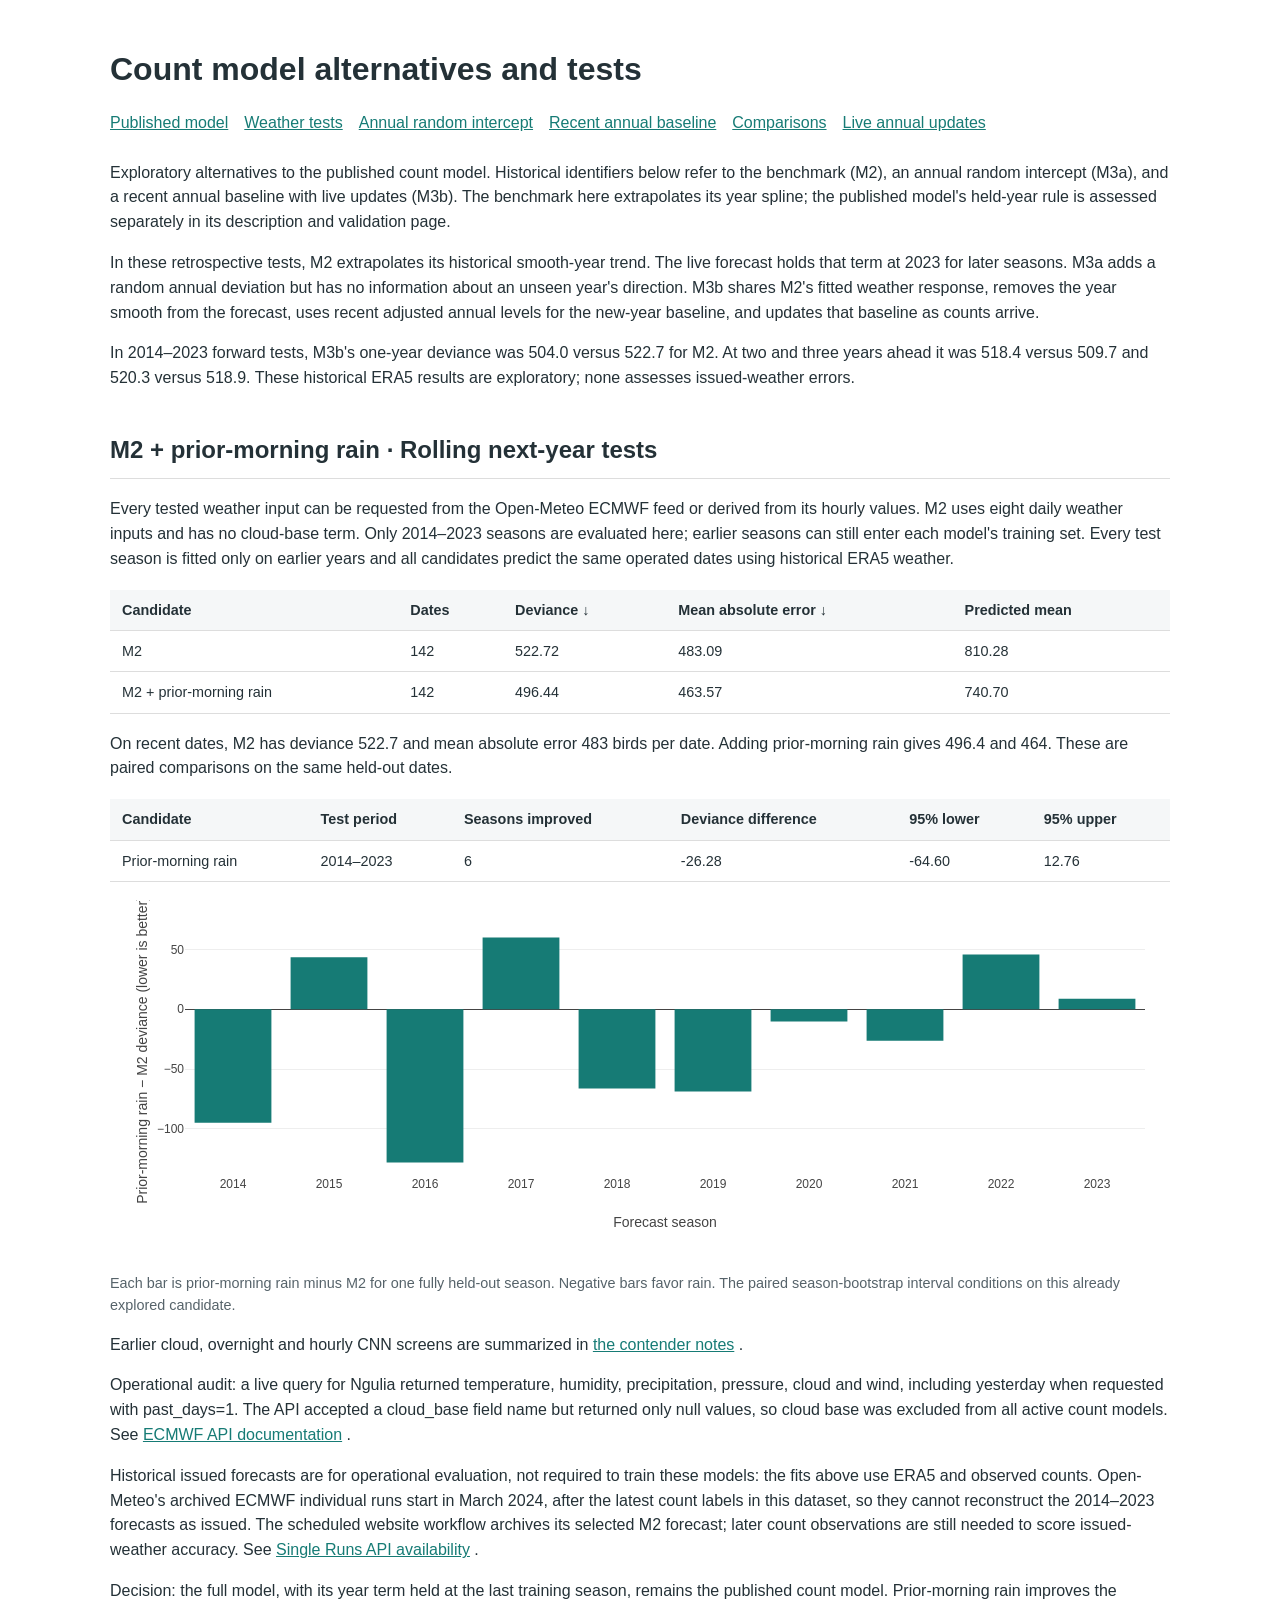
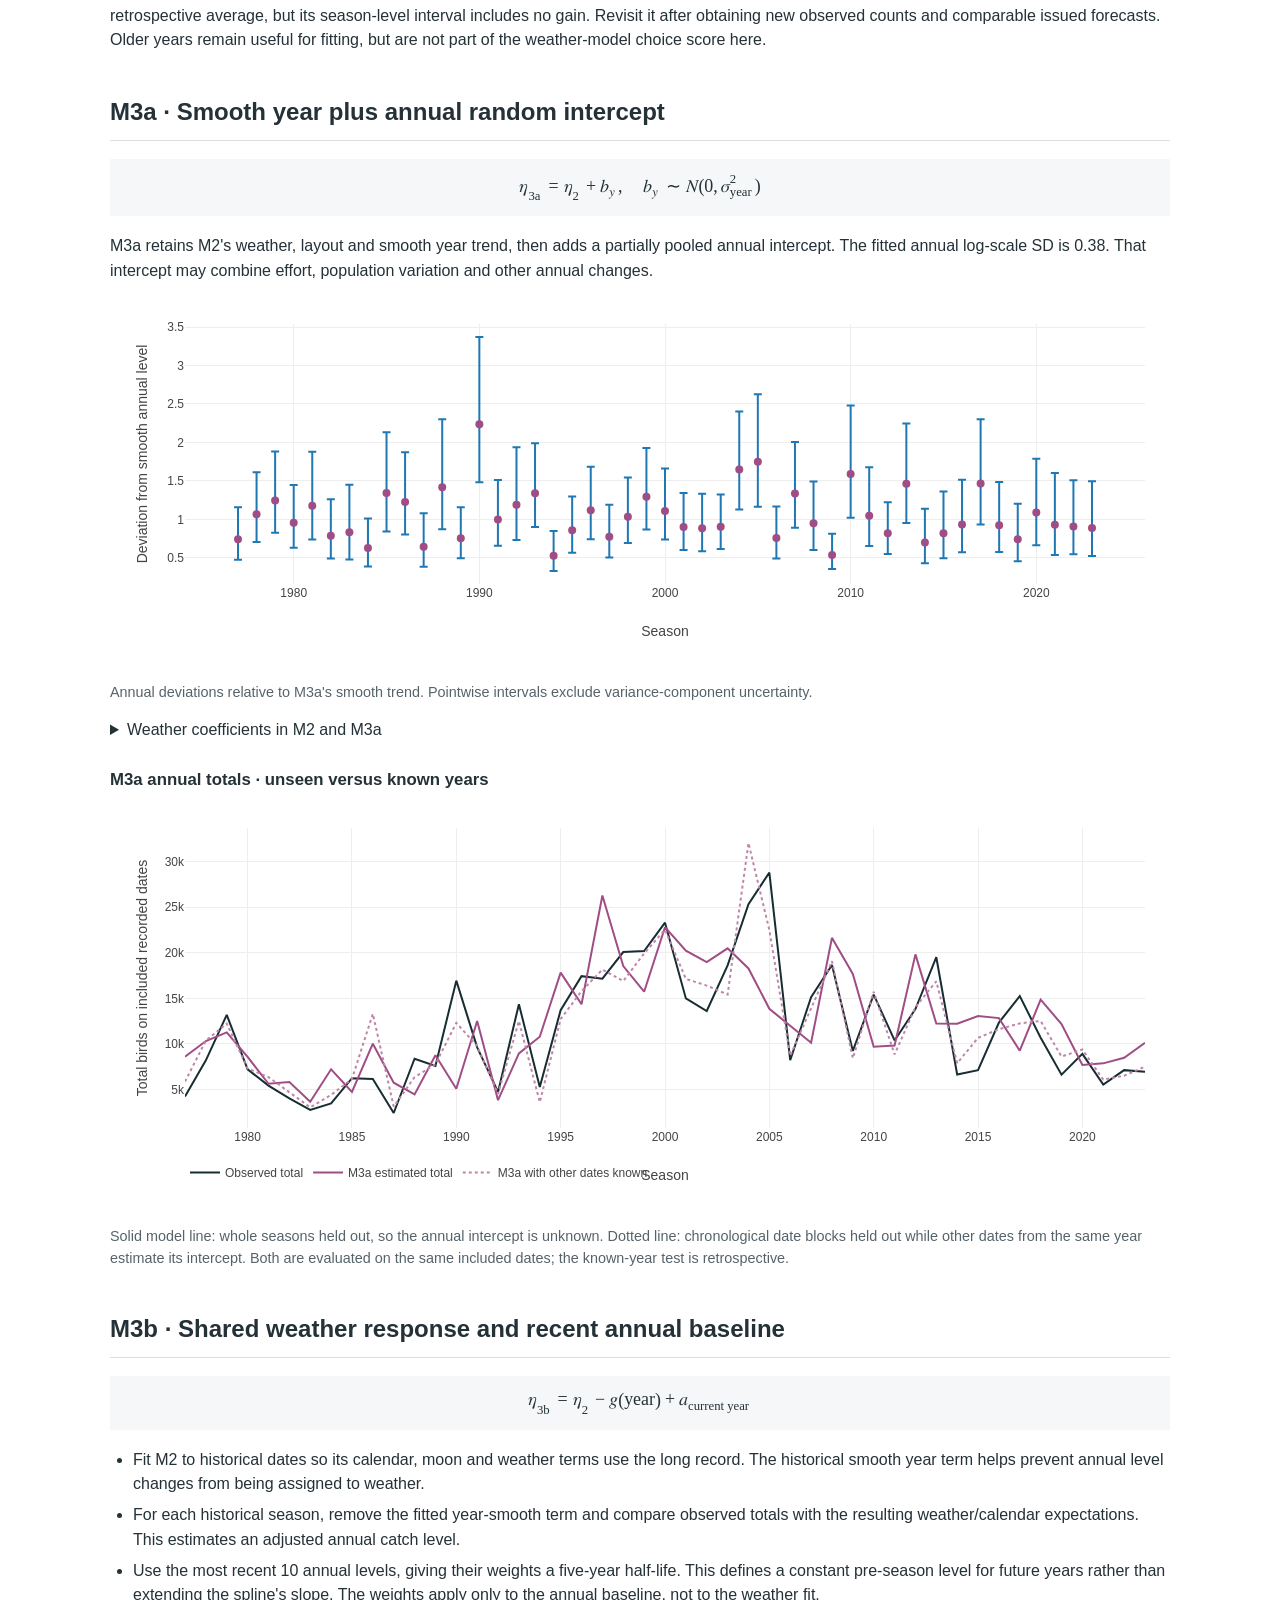
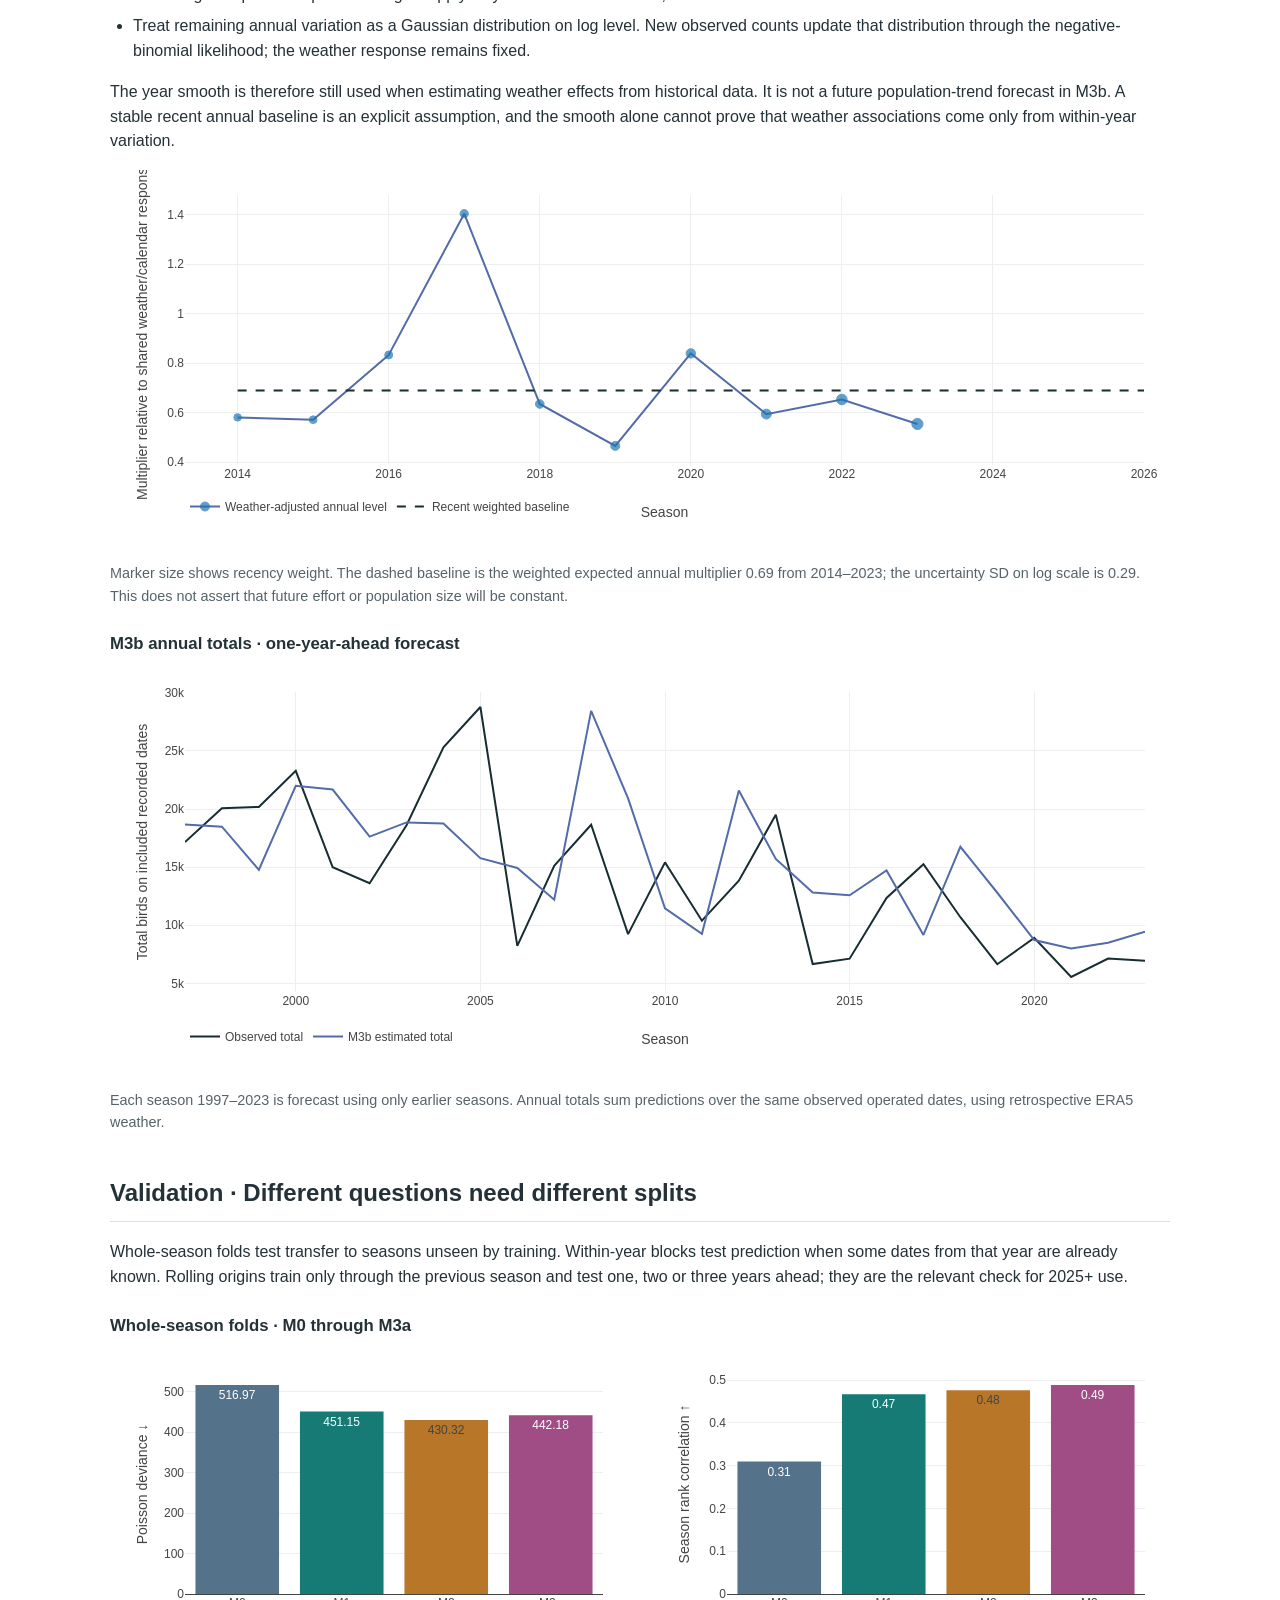
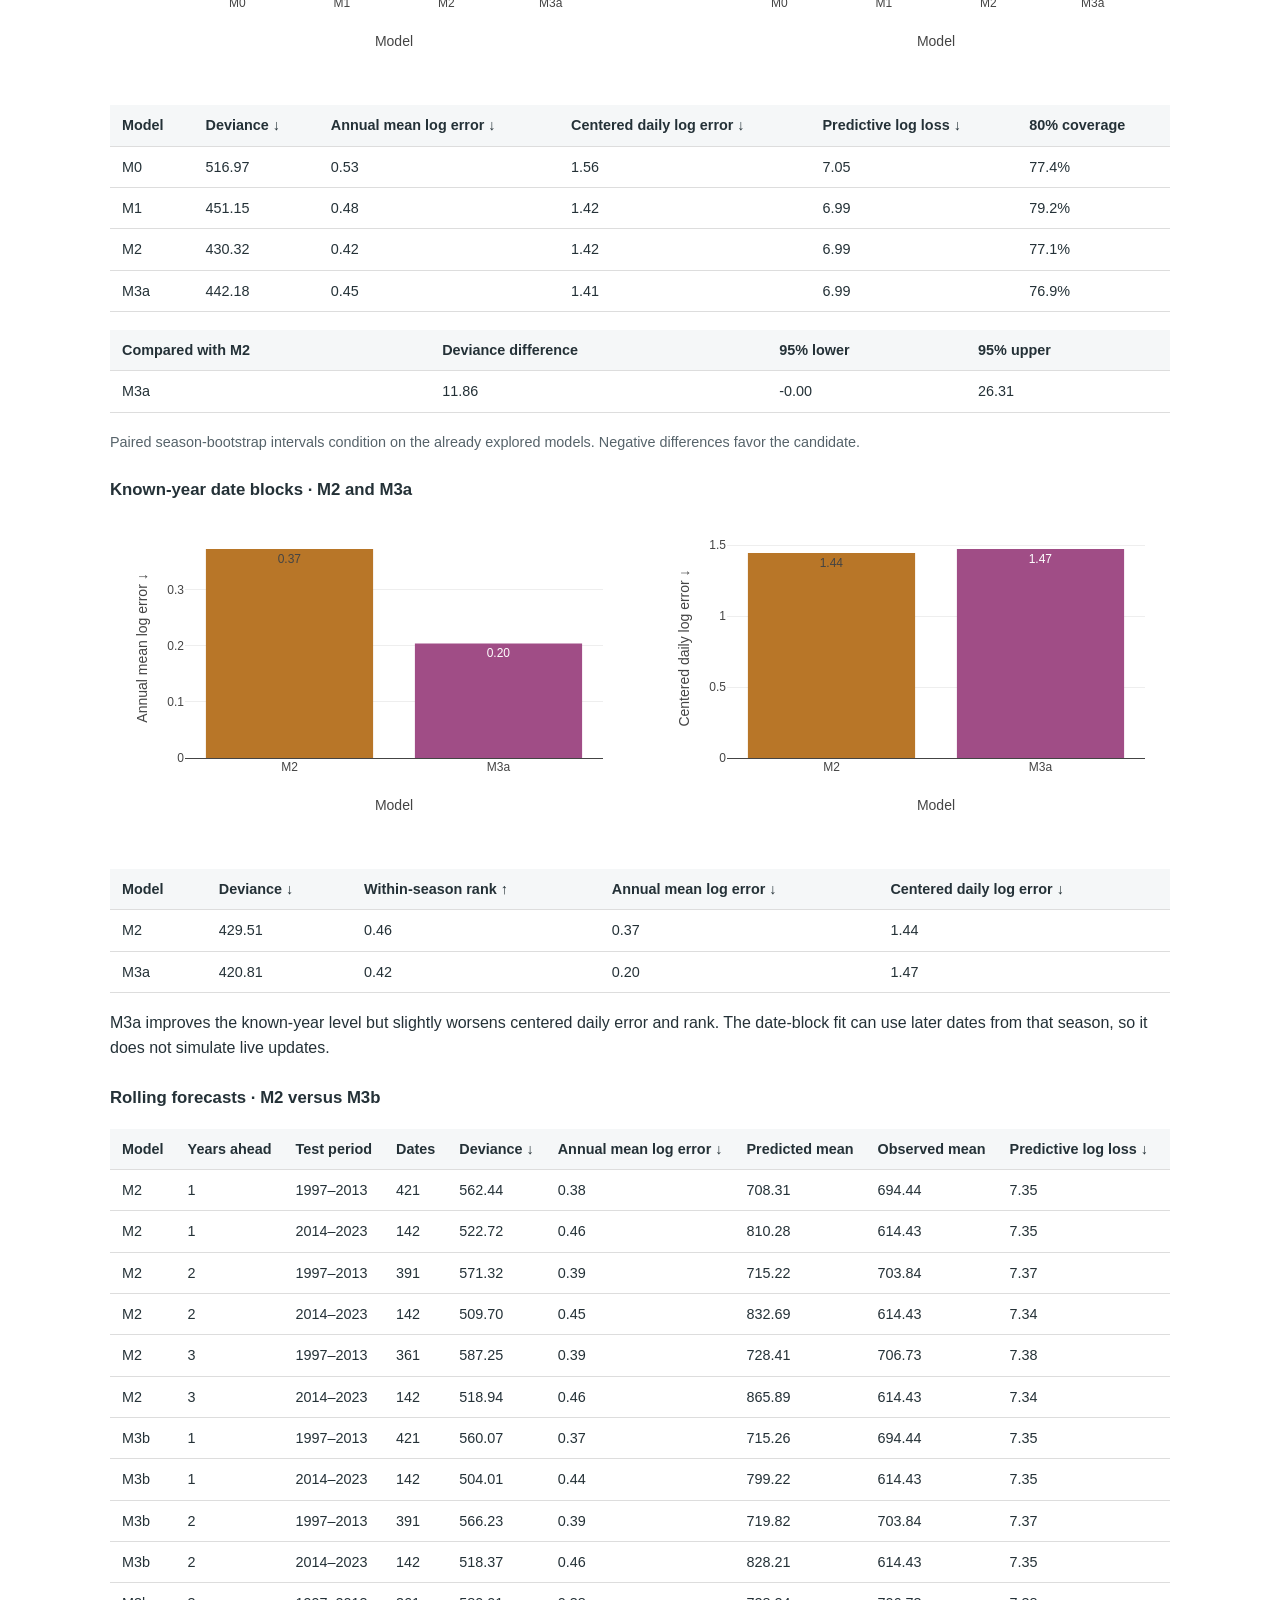
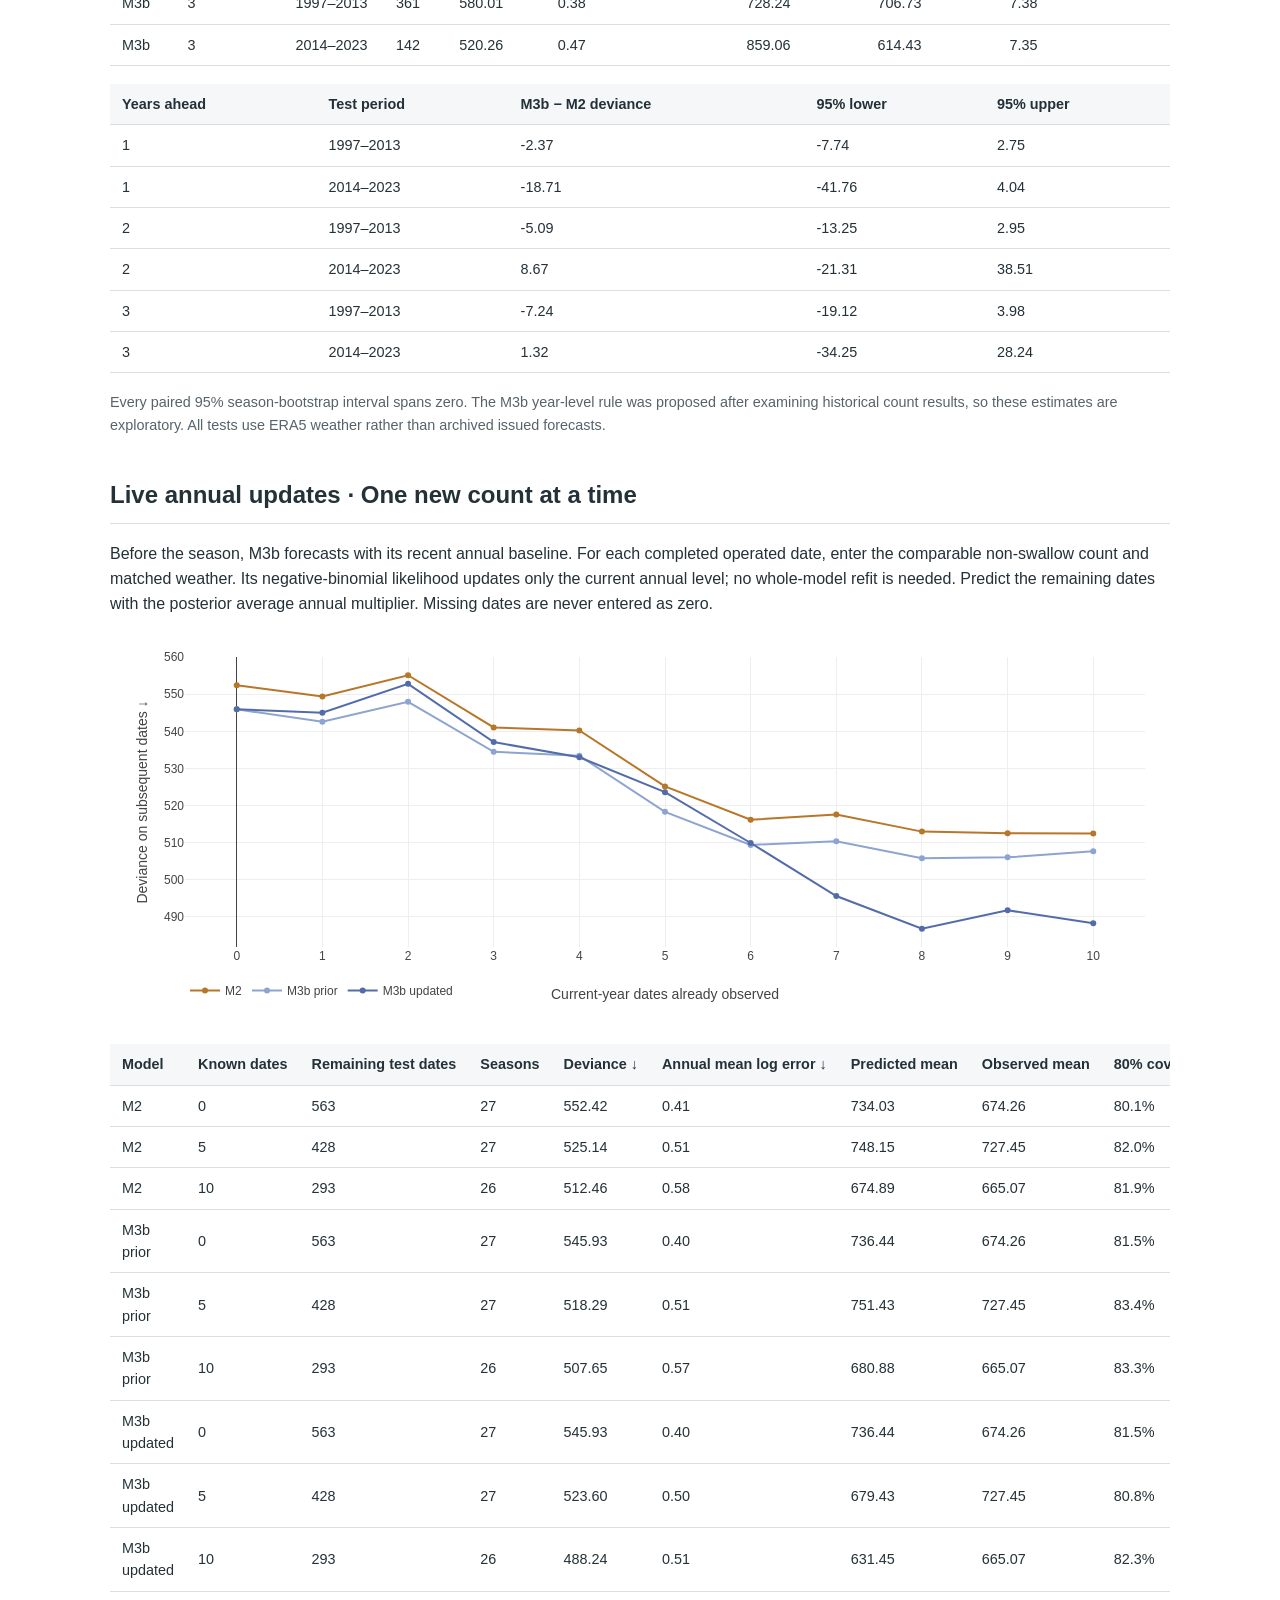
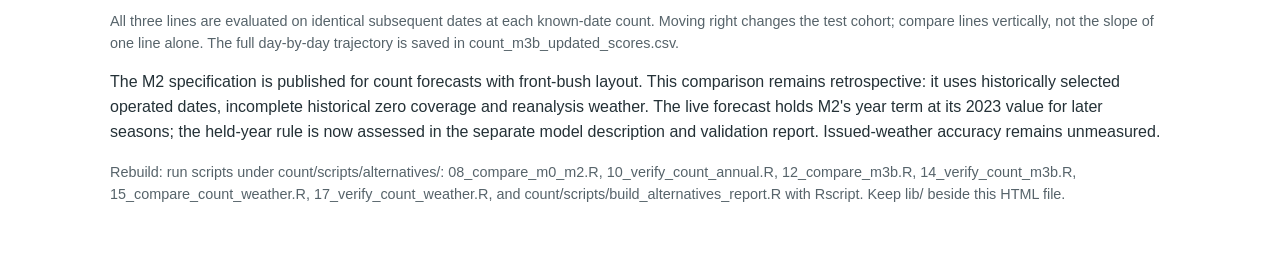
<file: count/reports/alternatives.html>
<!DOCTYPE html>
<html lang="en">
<head>
<meta charset="utf-8"/>
<style>body{background-color:white;}</style>
<script src="lib/htmlwidgets-1.6.4/htmlwidgets.js"></script>
<script src="lib/plotly-binding-4.12.1/plotly.js"></script>
<script src="lib/typedarray-0.1/typedarray.min.js"></script>
<script src="lib/jquery-3.5.1/jquery.min.js"></script>
<link href="lib/crosstalk-1.2.2/css/crosstalk.min.css" rel="stylesheet" />
<script src="lib/crosstalk-1.2.2/js/crosstalk.min.js"></script>
<link href="lib/plotly-htmlwidgets-css-2.25.2/plotly-htmlwidgets.css" rel="stylesheet" />
<script src="lib/plotly-main-2.25.2/plotly-latest.min.js"></script>
  <meta charset="utf-8"/>
  <meta name="viewport" content="width=device-width, initial-scale=1"/>
  <title>Count model comparisons | Ngulia</title>
  <style>html{scroll-behavior:smooth}body{margin:0;background:#fff;color:#243137;font:16px/1.55 Arial,Helvetica,sans-serif}main{max-width:1060px;margin:0 auto;padding:28px 24px 60px}h1{font-size:2rem;line-height:1.25}h2{margin:40px 0 18px;border-bottom:1px solid #ddd;padding-bottom:10px}h3{font-size:1.05rem;margin:24px 0 10px}nav{display:flex;flex-wrap:wrap;gap:16px;margin-bottom:25px}a{color:#167b75}ul{padding-left:23px}li{margin:6px 0}.equation{padding:16px;background:#f5f7f8;overflow-x:auto;margin:18px 0}math{font-size:1.12rem}.table-scroll{overflow-x:auto;margin:18px 0}table{border-collapse:collapse;width:100%;font-size:.9rem}th,td{padding:9px 12px;text-align:left;border-bottom:1px solid #ddd}th{background:#f5f7f8;white-space:nowrap}.caption{font-size:.9rem;color:#56636a}.chart{display:block;width:100%;min-width:0;margin:0 0 22px;overflow:hidden}.chart-grid{display:grid;grid-template-columns:repeat(2,minmax(0,1fr));column-gap:24px}.html-widget{display:block;max-width:100%}.chart-grid .chart{margin-bottom:18px}@media(max-width:750px){main{padding:20px 12px}.chart-grid{grid-template-columns:1fr}h1{font-size:1.6rem}}</style>
</head>
<html lang="en">
  <body>
    <main>
      <h1>Count model alternatives and tests</h1>
      <nav>
        <a href="model.html">Published model</a>
        <a href="#weather">Weather tests</a>
        <a href="#m3a">Annual random intercept</a>
        <a href="#m3b">Recent annual baseline</a>
        <a href="#validation">Comparisons</a>
        <a href="#live">Live annual updates</a>
      </nav>
      <p>Exploratory alternatives to the published count model. Historical identifiers below refer to the benchmark (M2), an annual random intercept (M3a), and a recent annual baseline with live updates (M3b). The benchmark here extrapolates its year spline; the published model's held-year rule is assessed separately in its description and validation page.</p>
      <p>In these retrospective tests, M2 extrapolates its historical smooth-year trend. The live forecast holds that term at 2023 for later seasons. M3a adds a random annual deviation but has no information about an unseen year's direction. M3b shares M2's fitted weather response, removes the year smooth from the forecast, uses recent adjusted annual levels for the new-year baseline, and updates that baseline as counts arrive.</p>
      <p>In 2014–2023 forward tests, M3b's one-year deviance was 504.0 versus 522.7 for M2. At two and three years ahead it was 518.4 versus 509.7 and 520.3 versus 518.9. These historical ERA5 results are exploratory; none assesses issued-weather errors.</p>
      <h2 id="weather">M2 + prior-morning rain · Rolling next-year tests</h2>
      <p>Every tested weather input can be requested from the Open-Meteo ECMWF feed or derived from its hourly values. M2 uses eight daily weather inputs and has no cloud-base term. Only 2014–2023 seasons are evaluated here; earlier seasons can still enter each model's training set. Every test season is fitted only on earlier years and all candidates predict the same operated dates using historical ERA5 weather.</p>
      <div class="table-scroll">
        <table>
          <thead>
            <tr>
              <th>Candidate</th>
              <th>Dates</th>
              <th>Deviance ↓</th>
              <th>Mean absolute error ↓</th>
              <th>Predicted mean</th>
            </tr>
          </thead>
          <tbody>
            <tr>
              <td>M2</td>
              <td>142</td>
              <td>522.72</td>
              <td>483.09</td>
              <td>810.28</td>
            </tr>
            <tr>
              <td>M2 + prior-morning rain</td>
              <td>142</td>
              <td>496.44</td>
              <td>463.57</td>
              <td>740.70</td>
            </tr>
          </tbody>
        </table>
      </div>
      <p>On recent dates, M2 has deviance 522.7 and mean absolute error 483 birds per date. Adding prior-morning rain gives 496.4 and 464. These are paired comparisons on the same held-out dates.</p>
      <div class="table-scroll">
        <table>
          <thead>
            <tr>
              <th>Candidate</th>
              <th>Test period</th>
              <th>Seasons improved</th>
              <th>Deviance difference</th>
              <th>95% lower</th>
              <th>95% upper</th>
            </tr>
          </thead>
          <tbody>
            <tr>
              <td>Prior-morning rain</td>
              <td>2014–2023</td>
              <td>6</td>
              <td>-26.28</td>
              <td>-64.60</td>
              <td>12.76</td>
            </tr>
          </tbody>
        </table>
      </div>
      <div class="chart">
        <div id="htmlwidget-000554772cfdf881343f" style="width:100%;height:350px;" class="plotly html-widget"></div>
        <script type="application/json" data-for="htmlwidget-000554772cfdf881343f">{"x":{"visdat":{"132dd4c78cc4c":["function () ","plotlyVisDat"]},"cur_data":"132dd4c78cc4c","attrs":{"132dd4c78cc4c":{"x":{},"y":{},"marker":{"color":"#167b75"},"alpha_stroke":1,"sizes":[10,100],"spans":[1,20],"type":"bar"}},"layout":{"margin":{"l":75,"r":25,"b":75,"t":25},"xaxis":{"domain":[0,1],"automargin":true,"title":"Forecast season","tickmode":"linear","dtick":1},"yaxis":{"domain":[0,1],"automargin":true,"title":"Prior-morning rain − M2 deviance (lower is better)"},"showlegend":false,"hovermode":"closest","height":350},"source":"A","config":{"modeBarButtonsToAdd":["hoverclosest","hovercompare"],"showSendToCloud":false,"responsive":true,"displaylogo":false},"data":[{"x":[2014,2015,2016,2017,2018,2019,2020,2021,2022,2023],"y":[-94.874436723726944,43.409229551874205,-128.20722910772224,60.000447410047173,-66.348030535183398,-68.756464829641061,-10.348348845628664,-26.411988697893094,45.884355929924311,8.7550300717646792],"marker":{"color":"#167b75","line":{"color":"rgba(31,119,180,1)"}},"type":"bar","error_y":{"color":"rgba(31,119,180,1)"},"error_x":{"color":"rgba(31,119,180,1)"},"xaxis":"x","yaxis":"y","frame":null}],"highlight":{"on":"plotly_click","persistent":false,"dynamic":false,"selectize":false,"opacityDim":0.20000000000000001,"selected":{"opacity":1},"debounce":0},"shinyEvents":["plotly_hover","plotly_click","plotly_selected","plotly_relayout","plotly_brushed","plotly_brushing","plotly_clickannotation","plotly_doubleclick","plotly_deselect","plotly_afterplot","plotly_sunburstclick"],"base_url":"https://plot.ly"},"evals":[],"jsHooks":[]}</script>
      </div>
      <p class="caption">Each bar is prior-morning rain minus M2 for one fully held-out season. Negative bars favor rain. The paired season-bootstrap interval conditions on this already explored candidate.</p>
      <p>
        Earlier cloud, overnight and hourly CNN screens are summarized in 
        <a href="../selection_notes.md">the contender notes</a>
        .
      </p>
      <p>
        Operational audit: a live query for Ngulia returned temperature, humidity, precipitation, pressure, cloud and wind, including yesterday when requested with past_days=1. The API accepted a cloud_base field name but returned only null values, so cloud base was excluded from all active count models. See 
        <a href="https://open-meteo.com/en/docs/ecmwf-api">ECMWF API documentation</a>
        .
      </p>
      <p>
        Historical issued forecasts are for operational evaluation, not required to train these models: the fits above use ERA5 and observed counts. Open-Meteo's archived ECMWF individual runs start in March 2024, after the latest count labels in this dataset, so they cannot reconstruct the 2014–2023 forecasts as issued. The scheduled website workflow archives its selected M2 forecast; later count observations are still needed to score issued-weather accuracy. See 
        <a href="https://open-meteo.com/en/docs/single-runs-api">Single Runs API availability</a>
        .
      </p>
      <p>Decision: the full model, with its year term held at the last training season, remains the published count model. Prior-morning rain improves the retrospective average, but its season-level interval includes no gain. Revisit it after obtaining new observed counts and comparable issued forecasts. Older years remain useful for fitting, but are not part of the weather-model choice score here.</p>
      <h2 id="m3a">M3a · Smooth year plus annual random intercept</h2>
      <div class="equation"><math xmlns="http://www.w3.org/1998/Math/MathML" display="block"><msub><mi>η</mi><mtext>3a</mtext></msub><mo>=</mo><msub><mi>η</mi><mn>2</mn></msub><mo>+</mo><msub><mi>b</mi><mi>y</mi></msub><mo>,</mo><mspace width="1em"/><msub><mi>b</mi><mi>y</mi></msub><mo>∼</mo><mi>N</mi><mo>(</mo><mn>0</mn><mo>,</mo><msubsup><mi>σ</mi><mtext>year</mtext><mn>2</mn></msubsup><mo>)</mo></math></div>
      <p>M3a retains M2's weather, layout and smooth year trend, then adds a partially pooled annual intercept. The fitted annual log-scale SD is 0.38. That intercept may combine effort, population variation and other annual changes.</p>
      <div class="chart">
        <div id="htmlwidget-c880ffd89dffbd0cc44f" style="width:100%;height:360px;" class="plotly html-widget"></div>
        <script type="application/json" data-for="htmlwidget-c880ffd89dffbd0cc44f">{"x":{"visdat":{"132dd3ddb10e8":["function () ","plotlyVisDat"]},"cur_data":"132dd3ddb10e8","attrs":{"132dd3ddb10e8":{"x":{},"y":{},"mode":"markers","marker":{"color":"#a04d86","size":8},"error_y":{"type":"data","symmetric":false,"array":[0.41489940697801253,0.54527506388013824,0.63458915757317946,0.48997100942236016,0.70175824465318648,0.47272475719580431,0.61670156749235416,0.38500573890738188,0.79180890484229627,0.64746964576472799,0.43552901398750699,0.88338043768833407,0.40243293420558879,1.1348626938370105,0.51461792855542476,0.74534170681557854,0.65090498430194632,0.32099070860426626,0.44130718855539708,0.56568920585629368,0.41368732522771801,0.51205894898554161,0.63322084068380069,0.5521252298571675,0.44360451686971203,0.44779784696404368,0.4206860418643853,0.75521820298935083,0.87943297739470294,0.40982494709804385,0.66920072915319917,0.54420224712761101,0.27624868250059131,0.88994818441398515,0.62904144525743555,0.40274869038719152,0.78293064666898826,0.43866745610235924,0.54141072832606063,0.58366937711964617,0.83552219050380572,0.5609986562285223,0.46316672784661561,0.69750649189884384,0.67376250446479302,0.59979755109495814,0.61004573035744714],"arrayminus":[0.26619548859196607,0.36085305084549024,0.42053701983123515,0.3239362117011797,0.43956254481240342,0.29541245180346876,0.35437047276401945,0.23852523301603279,0.49790728784997884,0.42361704712591863,0.25969110534734591,0.54410456202867974,0.26257175397265337,0.75273347729397089,0.3394840239534106,0.45844576343240007,0.43788041243099785,0.19969563439998161,0.29134376262733808,0.3755960161281694,0.2697188357576864,0.34242402488301815,0.42528281226275244,0.36850059940162372,0.29708623233896403,0.29725020285884918,0.28701490362471538,0.51783008982141276,0.58510006400663905,0.26601799269596776,0.44587389174334924,0.3458483018967734,0.18247975089746293,0.57061876624351404,0.39306312575270763,0.26992655831522938,0.51017043555290165,0.2697786068841897,0.32600448336769794,0.35889798654253247,0.53220349536764666,0.34920686696310987,0.28499210306124628,0.42532875374587242,0.39047256634666661,0.36111257858434553,0.36139716400263167]},"text":{},"hoverinfo":"text","alpha_stroke":1,"sizes":[10,100],"spans":[1,20],"type":"scatter"}},"layout":{"margin":{"l":75,"r":25,"b":75,"t":25},"xaxis":{"domain":[0,1],"automargin":true,"title":"Season"},"yaxis":{"domain":[0,1],"automargin":true,"title":"Deviation from smooth annual level"},"hovermode":"closest","showlegend":false,"height":360},"source":"A","config":{"modeBarButtonsToAdd":["hoverclosest","hovercompare"],"showSendToCloud":false,"responsive":true,"displaylogo":false},"data":[{"x":[1977,1978,1979,1980,1981,1982,1983,1984,1985,1986,1987,1988,1989,1990,1991,1992,1993,1994,1995,1996,1997,1998,1999,2000,2001,2002,2003,2004,2005,2006,2007,2008,2009,2010,2011,2012,2013,2014,2015,2016,2017,2018,2019,2020,2021,2022,2023],"y":[0.742713114460825,1.0669234497193707,1.2467440687967735,0.95594028971093881,1.1764748241491174,0.78758650868823754,0.83307251949256833,0.62693382321815638,1.3414265234062843,1.2252668993361728,0.64322313617089355,1.4166976217173828,0.75551715790425966,2.2354981111132126,0.99754850770657277,1.1910197954339936,1.3379608768898001,0.52846699350107917,0.85735635867575277,1.1177181696525389,0.77502559163377027,1.0336390764853662,1.2950874929144602,1.1080130026259389,0.89946995344265268,0.88415864386963883,0.90328522186651272,1.6474064546445071,1.7482118647219442,0.75810526853198501,1.3360648318206279,0.94886654681084603,0.53759587431172606,1.5902735736670157,1.0477784451547227,0.81848232795480702,1.464392725700143,0.70071585981292961,0.8193927934252031,0.93195919514902914,1.4660086482428896,0.92498667578927796,0.74083983617762539,1.0899846877346528,0.92868026296374673,0.90744900286860608,0.88666828083976057],"mode":"markers","marker":{"color":"#a04d86","size":8,"line":{"color":"rgba(31,119,180,1)"}},"error_y":{"color":"rgba(31,119,180,1)","type":"data","symmetric":false,"array":[0.41489940697801253,0.54527506388013824,0.63458915757317946,0.48997100942236016,0.70175824465318648,0.47272475719580431,0.61670156749235416,0.38500573890738188,0.79180890484229627,0.64746964576472799,0.43552901398750699,0.88338043768833407,0.40243293420558879,1.1348626938370105,0.51461792855542476,0.74534170681557854,0.65090498430194632,0.32099070860426626,0.44130718855539708,0.56568920585629368,0.41368732522771801,0.51205894898554161,0.63322084068380069,0.5521252298571675,0.44360451686971203,0.44779784696404368,0.4206860418643853,0.75521820298935083,0.87943297739470294,0.40982494709804385,0.66920072915319917,0.54420224712761101,0.27624868250059131,0.88994818441398515,0.62904144525743555,0.40274869038719152,0.78293064666898826,0.43866745610235924,0.54141072832606063,0.58366937711964617,0.83552219050380572,0.5609986562285223,0.46316672784661561,0.69750649189884384,0.67376250446479302,0.59979755109495814,0.61004573035744714],"arrayminus":[0.26619548859196607,0.36085305084549024,0.42053701983123515,0.3239362117011797,0.43956254481240342,0.29541245180346876,0.35437047276401945,0.23852523301603279,0.49790728784997884,0.42361704712591863,0.25969110534734591,0.54410456202867974,0.26257175397265337,0.75273347729397089,0.3394840239534106,0.45844576343240007,0.43788041243099785,0.19969563439998161,0.29134376262733808,0.3755960161281694,0.2697188357576864,0.34242402488301815,0.42528281226275244,0.36850059940162372,0.29708623233896403,0.29725020285884918,0.28701490362471538,0.51783008982141276,0.58510006400663905,0.26601799269596776,0.44587389174334924,0.3458483018967734,0.18247975089746293,0.57061876624351404,0.39306312575270763,0.26992655831522938,0.51017043555290165,0.2697786068841897,0.32600448336769794,0.35889798654253247,0.53220349536764666,0.34920686696310987,0.28499210306124628,0.42532875374587242,0.39047256634666661,0.36111257858434553,0.36139716400263167]},"text":["Season 1977<br>Annual multiplier 0.74<br>95% interval 0.48–1.16","Season 1978<br>Annual multiplier 1.07<br>95% interval 0.71–1.61","Season 1979<br>Annual multiplier 1.25<br>95% interval 0.83–1.88","Season 1980<br>Annual multiplier 0.96<br>95% interval 0.63–1.45","Season 1981<br>Annual multiplier 1.18<br>95% interval 0.74–1.88","Season 1982<br>Annual multiplier 0.79<br>95% interval 0.49–1.26","Season 1983<br>Annual multiplier 0.83<br>95% interval 0.48–1.45","Season 1984<br>Annual multiplier 0.63<br>95% interval 0.39–1.01","Season 1985<br>Annual multiplier 1.34<br>95% interval 0.84–2.13","Season 1986<br>Annual multiplier 1.23<br>95% interval 0.80–1.87","Season 1987<br>Annual multiplier 0.64<br>95% interval 0.38–1.08","Season 1988<br>Annual multiplier 1.42<br>95% interval 0.87–2.30","Season 1989<br>Annual multiplier 0.76<br>95% interval 0.49–1.16","Season 1990<br>Annual multiplier 2.24<br>95% interval 1.48–3.37","Season 1991<br>Annual multiplier 1.00<br>95% interval 0.66–1.51","Season 1992<br>Annual multiplier 1.19<br>95% interval 0.73–1.94","Season 1993<br>Annual multiplier 1.34<br>95% interval 0.90–1.99","Season 1994<br>Annual multiplier 0.53<br>95% interval 0.33–0.85","Season 1995<br>Annual multiplier 0.86<br>95% interval 0.57–1.30","Season 1996<br>Annual multiplier 1.12<br>95% interval 0.74–1.68","Season 1997<br>Annual multiplier 0.78<br>95% interval 0.51–1.19","Season 1998<br>Annual multiplier 1.03<br>95% interval 0.69–1.55","Season 1999<br>Annual multiplier 1.30<br>95% interval 0.87–1.93","Season 2000<br>Annual multiplier 1.11<br>95% interval 0.74–1.66","Season 2001<br>Annual multiplier 0.90<br>95% interval 0.60–1.34","Season 2002<br>Annual multiplier 0.88<br>95% interval 0.59–1.33","Season 2003<br>Annual multiplier 0.90<br>95% interval 0.62–1.32","Season 2004<br>Annual multiplier 1.65<br>95% interval 1.13–2.40","Season 2005<br>Annual multiplier 1.75<br>95% interval 1.16–2.63","Season 2006<br>Annual multiplier 0.76<br>95% interval 0.49–1.17","Season 2007<br>Annual multiplier 1.34<br>95% interval 0.89–2.01","Season 2008<br>Annual multiplier 0.95<br>95% interval 0.60–1.49","Season 2009<br>Annual multiplier 0.54<br>95% interval 0.36–0.81","Season 2010<br>Annual multiplier 1.59<br>95% interval 1.02–2.48","Season 2011<br>Annual multiplier 1.05<br>95% interval 0.65–1.68","Season 2012<br>Annual multiplier 0.82<br>95% interval 0.55–1.22","Season 2013<br>Annual multiplier 1.46<br>95% interval 0.95–2.25","Season 2014<br>Annual multiplier 0.70<br>95% interval 0.43–1.14","Season 2015<br>Annual multiplier 0.82<br>95% interval 0.49–1.36","Season 2016<br>Annual multiplier 0.93<br>95% interval 0.57–1.52","Season 2017<br>Annual multiplier 1.47<br>95% interval 0.93–2.30","Season 2018<br>Annual multiplier 0.92<br>95% interval 0.58–1.49","Season 2019<br>Annual multiplier 0.74<br>95% interval 0.46–1.20","Season 2020<br>Annual multiplier 1.09<br>95% interval 0.66–1.79","Season 2021<br>Annual multiplier 0.93<br>95% interval 0.54–1.60","Season 2022<br>Annual multiplier 0.91<br>95% interval 0.55–1.51","Season 2023<br>Annual multiplier 0.89<br>95% interval 0.53–1.50"],"hoverinfo":["text","text","text","text","text","text","text","text","text","text","text","text","text","text","text","text","text","text","text","text","text","text","text","text","text","text","text","text","text","text","text","text","text","text","text","text","text","text","text","text","text","text","text","text","text","text","text"],"type":"scatter","error_x":{"color":"rgba(31,119,180,1)"},"line":{"color":"rgba(31,119,180,1)"},"xaxis":"x","yaxis":"y","frame":null}],"highlight":{"on":"plotly_click","persistent":false,"dynamic":false,"selectize":false,"opacityDim":0.20000000000000001,"selected":{"opacity":1},"debounce":0},"shinyEvents":["plotly_hover","plotly_click","plotly_selected","plotly_relayout","plotly_brushed","plotly_brushing","plotly_clickannotation","plotly_doubleclick","plotly_deselect","plotly_afterplot","plotly_sunburstclick"],"base_url":"https://plot.ly"},"evals":[],"jsHooks":[]}</script>
      </div>
      <p class="caption">Annual deviations relative to M3a's smooth trend. Pointwise intervals exclude variance-component uncertainty.</p>
      <details>
        <summary>Weather coefficients in M2 and M3a</summary>
        <p>Linear coefficients are conditional log catch associations per unit. M3a's annual intercept does not make every weather effect exclusively within-year.</p>
        <div class="table-scroll">
          <table>
            <thead>
              <tr>
                <th>Model</th>
                <th>Weather input</th>
                <th>Log multiplier</th>
              </tr>
            </thead>
            <tbody>
              <tr>
                <td>M2</td>
                <td>total_cloud_cover_mean</td>
                <td>0.71</td>
              </tr>
              <tr>
                <td>M2</td>
                <td>relative_humidity_mean_pct</td>
                <td>0.07</td>
              </tr>
              <tr>
                <td>M2</td>
                <td>wind_u_10m_mean_ms</td>
                <td>-0.60</td>
              </tr>
              <tr>
                <td>M2</td>
                <td>wind_v_10m_mean_ms</td>
                <td>-0.02</td>
              </tr>
              <tr>
                <td>M3a</td>
                <td>total_cloud_cover_mean</td>
                <td>0.62</td>
              </tr>
              <tr>
                <td>M3a</td>
                <td>relative_humidity_mean_pct</td>
                <td>0.11</td>
              </tr>
              <tr>
                <td>M3a</td>
                <td>wind_u_10m_mean_ms</td>
                <td>-0.60</td>
              </tr>
              <tr>
                <td>M3a</td>
                <td>wind_v_10m_mean_ms</td>
                <td>-0.02</td>
              </tr>
            </tbody>
          </table>
        </div>
      </details>
      <h3>M3a annual totals · unseen versus known years</h3>
      <div class="chart">
        <div id="htmlwidget-27fd6ff1546db4d92179" style="width:100%;height:400px;" class="plotly html-widget"></div>
        <script type="application/json" data-for="htmlwidget-27fd6ff1546db4d92179">{"x":{"visdat":{"132ddeacb8cd":["function () ","plotlyVisDat"],"132dd6d98a241":["function () ","data"]},"cur_data":"132dd6d98a241","attrs":{"132ddeacb8cd":{"x":{},"alpha_stroke":1,"sizes":[10,100],"spans":[1,20],"y":{},"type":"scatter","mode":"lines","name":"Observed total","line":{"color":"#172d32","width":2},"text":{},"hoverinfo":"text","inherit":true},"132ddeacb8cd.1":{"x":{},"alpha_stroke":1,"sizes":[10,100],"spans":[1,20],"y":{},"type":"scatter","mode":"lines","name":"M3a estimated total","line":{"color":"#a04d86","width":2},"text":{},"hoverinfo":"text","inherit":true},"132dd6d98a241":{"x":{},"y":{},"type":"scatter","mode":"lines","name":"M3a with other dates known","line":{"color":"#bd88a8","dash":"dot"},"inherit":false}},"layout":{"margin":{"l":75,"r":25,"b":75,"t":25},"xaxis":{"domain":[0,1],"automargin":true,"title":"Season"},"yaxis":{"domain":[0,1],"automargin":true,"title":"Total birds on included recorded dates"},"legend":{"orientation":"h"},"hovermode":"closest","showlegend":true,"height":400},"source":"A","config":{"modeBarButtonsToAdd":["hoverclosest","hovercompare"],"showSendToCloud":false,"responsive":true,"displaylogo":false},"data":[{"x":[1977,1978,1979,1980,1981,1982,1983,1984,1985,1986,1987,1988,1989,1990,1991,1992,1993,1994,1995,1996,1997,1998,1999,2000,2001,2002,2003,2004,2005,2006,2007,2008,2009,2010,2011,2012,2013,2014,2015,2016,2017,2018,2019,2020,2021,2022,2023],"y":[4256,8210,13186,7218,5443,4033,2767,3484,6249,6160,2436,8382,7586,16937,9632,4748,14352,5281,13708,17429,17157,20074,20183,23289,14987,13612,18605,25316,28786,8222,15119,18651,9233,15408,10388,13827,19503,6660,7122,12351,15255,10688,6641,8911,5542,7131,6948],"type":"scatter","mode":"lines","name":"Observed total","line":{"color":"#172d32","width":2},"text":["Season 1977<br>Observed  4,256<br>32 dates","Season 1978<br>Observed  8,210<br>37 dates","Season 1979<br>Observed 13,186<br>31 dates","Season 1980<br>Observed  7,218<br>29 dates","Season 1981<br>Observed  5,443<br>15 dates","Season 1982<br>Observed  4,033<br>18 dates","Season 1983<br>Observed  2,767<br>9 dates","Season 1984<br>Observed  3,484<br>18 dates","Season 1985<br>Observed  6,249<br>15 dates","Season 1986<br>Observed  6,160<br>23 dates","Season 1987<br>Observed  2,436<br>14 dates","Season 1988<br>Observed  8,382<br>11 dates","Season 1989<br>Observed  7,586<br>29 dates","Season 1990<br>Observed 16,937<br>21 dates","Season 1991<br>Observed  9,632<br>28 dates","Season 1992<br>Observed  4,748<br>15 dates","Season 1993<br>Observed 14,352<br>38 dates","Season 1994<br>Observed  5,281<br>22 dates","Season 1995<br>Observed 13,708<br>33 dates","Season 1996<br>Observed 17,429<br>32 dates","Season 1997<br>Observed 17,157<br>30 dates","Season 1998<br>Observed 20,074<br>30 dates","Season 1999<br>Observed 20,183<br>30 dates","Season 2000<br>Observed 23,289<br>26 dates","Season 2001<br>Observed 14,987<br>29 dates","Season 2002<br>Observed 13,612<br>26 dates","Season 2003<br>Observed 18,605<br>33 dates","Season 2004<br>Observed 25,316<br>31 dates","Season 2005<br>Observed 28,786<br>21 dates","Season 2006<br>Observed  8,222<br>23 dates","Season 2007<br>Observed 15,119<br>23 dates","Season 2008<br>Observed 18,651<br>17 dates","Season 2009<br>Observed  9,233<br>28 dates","Season 2010<br>Observed 15,408<br>15 dates","Season 2011<br>Observed 10,388<br>15 dates","Season 2012<br>Observed 13,827<br>27 dates","Season 2013<br>Observed 19,503<br>17 dates","Season 2014<br>Observed  6,660<br>16 dates","Season 2015<br>Observed  7,122<br>13 dates","Season 2016<br>Observed 12,351<br>14 dates","Season 2017<br>Observed 15,255<br>15 dates","Season 2018<br>Observed 10,688<br>16 dates","Season 2019<br>Observed  6,641<br>17 dates","Season 2020<br>Observed  8,911<br>14 dates","Season 2021<br>Observed  5,542<br>10 dates","Season 2022<br>Observed  7,131<br>14 dates","Season 2023<br>Observed  6,948<br>13 dates"],"hoverinfo":["text","text","text","text","text","text","text","text","text","text","text","text","text","text","text","text","text","text","text","text","text","text","text","text","text","text","text","text","text","text","text","text","text","text","text","text","text","text","text","text","text","text","text","text","text","text","text"],"marker":{"color":"rgba(31,119,180,1)","line":{"color":"rgba(31,119,180,1)"}},"error_y":{"color":"rgba(31,119,180,1)"},"error_x":{"color":"rgba(31,119,180,1)"},"xaxis":"x","yaxis":"y","frame":null},{"x":[1977,1978,1979,1980,1981,1982,1983,1984,1985,1986,1987,1988,1989,1990,1991,1992,1993,1994,1995,1996,1997,1998,1999,2000,2001,2002,2003,2004,2005,2006,2007,2008,2009,2010,2011,2012,2013,2014,2015,2016,2017,2018,2019,2020,2021,2022,2023],"y":[8607.3507492431654,10321.730853566401,11273.015618281623,8577.1242097854192,5633.1526443487683,5837.7335451438203,3669.6406280036758,7224.4591886391017,4750.5248325895136,10033.479911740567,5753.7193106704235,4466.3507260658407,8768.9905339230536,5098.2586793005767,12520.222367183531,3841.0129866776124,8970.6918452178779,10790.171446681521,17814.880017339856,14349.095526214795,26267.808904422123,18531.185003058639,15724.759718845105,22790.550009033912,20231.043704691376,18970.552151792301,20472.780463355284,18278.731726217702,13859.232733838928,11948.014178199326,10131.56599928337,21628.800457369289,17673.885944842943,9703.8490710960996,9831.3723567808574,19815.571523299965,12244.567260786998,12220.008472524749,13069.243772763068,12832.671926962686,9260.0917139013254,14850.246845098967,12182.778952836992,7702.3827880374374,7874.7646663569649,8487.8359142704066,10120.052981588035],"type":"scatter","mode":"lines","name":"M3a estimated total","line":{"color":"#a04d86","width":2},"text":["Season 1977<br>Predicted  8,607<br>32 dates","Season 1978<br>Predicted 10,322<br>37 dates","Season 1979<br>Predicted 11,273<br>31 dates","Season 1980<br>Predicted  8,577<br>29 dates","Season 1981<br>Predicted  5,633<br>15 dates","Season 1982<br>Predicted  5,838<br>18 dates","Season 1983<br>Predicted  3,670<br>9 dates","Season 1984<br>Predicted  7,224<br>18 dates","Season 1985<br>Predicted  4,751<br>15 dates","Season 1986<br>Predicted 10,033<br>23 dates","Season 1987<br>Predicted  5,754<br>14 dates","Season 1988<br>Predicted  4,466<br>11 dates","Season 1989<br>Predicted  8,769<br>29 dates","Season 1990<br>Predicted  5,098<br>21 dates","Season 1991<br>Predicted 12,520<br>28 dates","Season 1992<br>Predicted  3,841<br>15 dates","Season 1993<br>Predicted  8,971<br>38 dates","Season 1994<br>Predicted 10,790<br>22 dates","Season 1995<br>Predicted 17,815<br>33 dates","Season 1996<br>Predicted 14,349<br>32 dates","Season 1997<br>Predicted 26,268<br>30 dates","Season 1998<br>Predicted 18,531<br>30 dates","Season 1999<br>Predicted 15,725<br>30 dates","Season 2000<br>Predicted 22,791<br>26 dates","Season 2001<br>Predicted 20,231<br>29 dates","Season 2002<br>Predicted 18,971<br>26 dates","Season 2003<br>Predicted 20,473<br>33 dates","Season 2004<br>Predicted 18,279<br>31 dates","Season 2005<br>Predicted 13,859<br>21 dates","Season 2006<br>Predicted 11,948<br>23 dates","Season 2007<br>Predicted 10,132<br>23 dates","Season 2008<br>Predicted 21,629<br>17 dates","Season 2009<br>Predicted 17,674<br>28 dates","Season 2010<br>Predicted  9,704<br>15 dates","Season 2011<br>Predicted  9,831<br>15 dates","Season 2012<br>Predicted 19,816<br>27 dates","Season 2013<br>Predicted 12,245<br>17 dates","Season 2014<br>Predicted 12,220<br>16 dates","Season 2015<br>Predicted 13,069<br>13 dates","Season 2016<br>Predicted 12,833<br>14 dates","Season 2017<br>Predicted  9,260<br>15 dates","Season 2018<br>Predicted 14,850<br>16 dates","Season 2019<br>Predicted 12,183<br>17 dates","Season 2020<br>Predicted  7,702<br>14 dates","Season 2021<br>Predicted  7,875<br>10 dates","Season 2022<br>Predicted  8,488<br>14 dates","Season 2023<br>Predicted 10,120<br>13 dates"],"hoverinfo":["text","text","text","text","text","text","text","text","text","text","text","text","text","text","text","text","text","text","text","text","text","text","text","text","text","text","text","text","text","text","text","text","text","text","text","text","text","text","text","text","text","text","text","text","text","text","text"],"marker":{"color":"rgba(255,127,14,1)","line":{"color":"rgba(255,127,14,1)"}},"error_y":{"color":"rgba(255,127,14,1)"},"error_x":{"color":"rgba(255,127,14,1)"},"xaxis":"x","yaxis":"y","frame":null},{"x":[1977,1978,1979,1980,1981,1982,1983,1984,1985,1986,1987,1988,1989,1990,1991,1992,1993,1994,1995,1996,1997,1998,1999,2000,2001,2002,2003,2004,2005,2006,2007,2008,2009,2010,2011,2012,2013,2014,2015,2016,2017,2018,2019,2020,2021,2022,2023],"y":[5874.4347449399866,10372.162841132604,12232.149959287886,7316.7571311571592,6371.1848471190415,4745.6863008592418,3053.5952646042279,4415.7752473316687,6174.9016084018913,13302.025525881567,3137.8046875876703,6363.675587439745,7779.1966798337007,12311.393070925684,9772.2677264397844,4534.4750823091808,12512.933100304514,3618.3225797543973,12735.104494397059,15788.177371821072,18153.390851165339,16896.546907407119,19920.72661691847,22521.605396530118,17132.103486048749,16397.630268098594,15415.137349635334,32021.185690727521,22477.704895733168,8713.3668989436555,13837.058210133318,19069.534866468955,8434.3668223024233,15726.27667541062,8853.2811537647867,14039.295722374205,16869.713545258521,7890.5616509953943,10678.408362295295,11612.933909539601,12253.722848137997,12515.462495851723,8622.5875740261763,9391.9816667206906,6085.4046645462904,6524.8372362695391,7510.7167806261077],"type":"scatter","mode":"lines","name":"M3a with other dates known","line":{"color":"#bd88a8","dash":"dot"},"marker":{"color":"rgba(44,160,44,1)","line":{"color":"rgba(44,160,44,1)"}},"error_y":{"color":"rgba(44,160,44,1)"},"error_x":{"color":"rgba(44,160,44,1)"},"xaxis":"x","yaxis":"y","frame":null}],"highlight":{"on":"plotly_click","persistent":false,"dynamic":false,"selectize":false,"opacityDim":0.20000000000000001,"selected":{"opacity":1},"debounce":0},"shinyEvents":["plotly_hover","plotly_click","plotly_selected","plotly_relayout","plotly_brushed","plotly_brushing","plotly_clickannotation","plotly_doubleclick","plotly_deselect","plotly_afterplot","plotly_sunburstclick"],"base_url":"https://plot.ly"},"evals":[],"jsHooks":[]}</script>
      </div>
      <p class="caption">Solid model line: whole seasons held out, so the annual intercept is unknown. Dotted line: chronological date blocks held out while other dates from the same year estimate its intercept. Both are evaluated on the same included dates; the known-year test is retrospective.</p>
      <h2 id="m3b">M3b · Shared weather response and recent annual baseline</h2>
      <div class="equation"><math xmlns="http://www.w3.org/1998/Math/MathML" display="block"><msub><mi>η</mi><mtext>3b</mtext></msub><mo>=</mo><msub><mi>η</mi><mn>2</mn></msub><mo>−</mo><mi>g</mi><mo>(</mo><mtext>year</mtext><mo>)</mo><mo>+</mo><msub><mi>a</mi><mtext>current year</mtext></msub></math></div>
      <ul>
        <li>Fit M2 to historical dates so its calendar, moon and weather terms use the long record. The historical smooth year term helps prevent annual level changes from being assigned to weather.</li>
        <li>For each historical season, remove the fitted year-smooth term and compare observed totals with the resulting weather/calendar expectations. This estimates an adjusted annual catch level.</li>
        <li>Use the most recent 10 annual levels, giving their weights a five-year half-life. This defines a constant pre-season level for future years rather than extending the spline's slope. The weights apply only to the annual baseline, not to the weather fit.</li>
        <li>Treat remaining annual variation as a Gaussian distribution on log level. New observed counts update that distribution through the negative-binomial likelihood; the weather response remains fixed.</li>
      </ul>
      <p>The year smooth is therefore still used when estimating weather effects from historical data. It is not a future population-trend forecast in M3b. A stable recent annual baseline is an explicit assumption, and the smooth alone cannot prove that weather associations come only from within-year variation.</p>
      <div class="chart">
        <div id="htmlwidget-a21c4ac1a6d044e06e31" style="width:100%;height:370px;" class="plotly html-widget"></div>
        <script type="application/json" data-for="htmlwidget-a21c4ac1a6d044e06e31">{"x":{"visdat":{"132dd79330f11":["function () ","plotlyVisDat"],"132dd7226341":["function () ","data"]},"cur_data":"132dd7226341","attrs":{"132dd79330f11":{"x":{},"y":{},"mode":"lines+markers","line":{"color":"#536ca9"},"marker":{"size":[11.177977468155035,10.507691201637003,9.9241731147500758,9.4161911155171847,8.9739670999406993,8.5889887340775175,8.2538456008185008,7.9620865573750379,7.7080955577585923,7.4869835499703496]},"text":{},"hoverinfo":"text","name":"Weather-adjusted annual level","alpha_stroke":1,"sizes":[10,100],"spans":[1,20],"type":"scatter"},"132dd7226341":{"x":{},"y":{},"type":"scatter","mode":"lines","name":"Recent weighted baseline","line":{"color":"#172d32","dash":"dash"},"inherit":false}},"layout":{"margin":{"l":75,"r":25,"b":75,"t":25},"xaxis":{"domain":[0,1],"automargin":true,"title":"Season"},"yaxis":{"domain":[0,1],"automargin":true,"title":"Multiplier relative to shared weather/calendar response"},"legend":{"orientation":"h"},"hovermode":"closest","showlegend":true,"height":370},"source":"A","config":{"modeBarButtonsToAdd":["hoverclosest","hovercompare"],"showSendToCloud":false,"responsive":true,"displaylogo":false},"data":[{"x":[2023,2022,2021,2020,2019,2018,2017,2016,2015,2014],"y":[0.55428302021099862,0.65335457759279703,0.59413655275244803,0.83954748493727227,0.46563242053076898,0.63506878478252671,1.4045270386556974,0.8331986994766758,0.57144655086829443,0.58088688928978893],"mode":"lines+markers","line":{"color":"#536ca9"},"marker":{"color":"rgba(31,119,180,1)","size":[11.177977468155035,10.507691201637003,9.9241731147500758,9.4161911155171847,8.9739670999406993,8.5889887340775175,8.2538456008185008,7.9620865573750379,7.7080955577585923,7.4869835499703496],"line":{"color":"rgba(31,119,180,1)"}},"text":["Season 2023<br>Adjusted level 0.55<br>Weight 17.3%<br>13 dates","Season 2022<br>Adjusted level 0.65<br>Weight 15.0%<br>14 dates","Season 2021<br>Adjusted level 0.59<br>Weight 13.1%<br>10 dates","Season 2020<br>Adjusted level 0.84<br>Weight 11.4%<br>14 dates","Season 2019<br>Adjusted level 0.47<br>Weight 9.9%<br>17 dates","Season 2018<br>Adjusted level 0.64<br>Weight 8.6%<br>16 dates","Season 2017<br>Adjusted level 1.40<br>Weight 7.5%<br>15 dates","Season 2016<br>Adjusted level 0.83<br>Weight 6.5%<br>14 dates","Season 2015<br>Adjusted level 0.57<br>Weight 5.7%<br>13 dates","Season 2014<br>Adjusted level 0.58<br>Weight 5.0%<br>16 dates"],"hoverinfo":["text","text","text","text","text","text","text","text","text","text"],"name":"Weather-adjusted annual level","type":"scatter","error_y":{"color":"rgba(31,119,180,1)"},"error_x":{"color":"rgba(31,119,180,1)"},"xaxis":"x","yaxis":"y","frame":null},{"x":[2014,2015,2016,2017,2018,2019,2020,2021,2022,2023,2024,2025,2026],"y":[0.68946486879865199,0.68946486879865199,0.68946486879865199,0.68946486879865199,0.68946486879865199,0.68946486879865199,0.68946486879865199,0.68946486879865199,0.68946486879865199,0.68946486879865199,0.68946486879865199,0.68946486879865199,0.68946486879865199],"type":"scatter","mode":"lines","name":"Recent weighted baseline","line":{"color":"#172d32","dash":"dash"},"marker":{"color":"rgba(255,127,14,1)","line":{"color":"rgba(255,127,14,1)"}},"error_y":{"color":"rgba(255,127,14,1)"},"error_x":{"color":"rgba(255,127,14,1)"},"xaxis":"x","yaxis":"y","frame":null}],"highlight":{"on":"plotly_click","persistent":false,"dynamic":false,"selectize":false,"opacityDim":0.20000000000000001,"selected":{"opacity":1},"debounce":0},"shinyEvents":["plotly_hover","plotly_click","plotly_selected","plotly_relayout","plotly_brushed","plotly_brushing","plotly_clickannotation","plotly_doubleclick","plotly_deselect","plotly_afterplot","plotly_sunburstclick"],"base_url":"https://plot.ly"},"evals":[],"jsHooks":[]}</script>
      </div>
      <p class="caption">Marker size shows recency weight. The dashed baseline is the weighted expected annual multiplier 0.69 from 2014–2023; the uncertainty SD on log scale is 0.29. This does not assert that future effort or population size will be constant.</p>
      <h3>M3b annual totals · one-year-ahead forecast</h3>
      <div class="chart">
        <div id="htmlwidget-bb01e3e3db0a49c27250" style="width:100%;height:400px;" class="plotly html-widget"></div>
        <script type="application/json" data-for="htmlwidget-bb01e3e3db0a49c27250">{"x":{"visdat":{"132dd3fc4919d":["function () ","plotlyVisDat"]},"cur_data":"132dd3fc4919d","attrs":{"132dd3fc4919d":{"x":{},"alpha_stroke":1,"sizes":[10,100],"spans":[1,20],"y":{},"type":"scatter","mode":"lines","name":"Observed total","line":{"color":"#172d32","width":2},"text":{},"hoverinfo":"text","inherit":true},"132dd3fc4919d.1":{"x":{},"alpha_stroke":1,"sizes":[10,100],"spans":[1,20],"y":{},"type":"scatter","mode":"lines","name":"M3b estimated total","line":{"color":"#536ca9","width":2},"text":{},"hoverinfo":"text","inherit":true}},"layout":{"margin":{"l":75,"r":25,"b":75,"t":25},"xaxis":{"domain":[0,1],"automargin":true,"title":"Season"},"yaxis":{"domain":[0,1],"automargin":true,"title":"Total birds on included recorded dates"},"legend":{"orientation":"h"},"hovermode":"closest","showlegend":true,"height":400},"source":"A","config":{"modeBarButtonsToAdd":["hoverclosest","hovercompare"],"showSendToCloud":false,"responsive":true,"displaylogo":false},"data":[{"x":[1997,1998,1999,2000,2001,2002,2003,2004,2005,2006,2007,2008,2009,2010,2011,2012,2013,2014,2015,2016,2017,2018,2019,2020,2021,2022,2023],"y":[17157,20074,20183,23289,14987,13612,18605,25316,28786,8222,15119,18651,9233,15408,10388,13827,19503,6660,7122,12351,15255,10688,6641,8911,5542,7131,6948],"type":"scatter","mode":"lines","name":"Observed total","line":{"color":"#172d32","width":2},"text":["Season 1997<br>Observed 17,157<br>30 dates","Season 1998<br>Observed 20,074<br>30 dates","Season 1999<br>Observed 20,183<br>30 dates","Season 2000<br>Observed 23,289<br>26 dates","Season 2001<br>Observed 14,987<br>29 dates","Season 2002<br>Observed 13,612<br>26 dates","Season 2003<br>Observed 18,605<br>33 dates","Season 2004<br>Observed 25,316<br>31 dates","Season 2005<br>Observed 28,786<br>21 dates","Season 2006<br>Observed  8,222<br>23 dates","Season 2007<br>Observed 15,119<br>23 dates","Season 2008<br>Observed 18,651<br>17 dates","Season 2009<br>Observed  9,233<br>28 dates","Season 2010<br>Observed 15,408<br>15 dates","Season 2011<br>Observed 10,388<br>15 dates","Season 2012<br>Observed 13,827<br>27 dates","Season 2013<br>Observed 19,503<br>17 dates","Season 2014<br>Observed  6,660<br>16 dates","Season 2015<br>Observed  7,122<br>13 dates","Season 2016<br>Observed 12,351<br>14 dates","Season 2017<br>Observed 15,255<br>15 dates","Season 2018<br>Observed 10,688<br>16 dates","Season 2019<br>Observed  6,641<br>17 dates","Season 2020<br>Observed  8,911<br>14 dates","Season 2021<br>Observed  5,542<br>10 dates","Season 2022<br>Observed  7,131<br>14 dates","Season 2023<br>Observed  6,948<br>13 dates"],"hoverinfo":["text","text","text","text","text","text","text","text","text","text","text","text","text","text","text","text","text","text","text","text","text","text","text","text","text","text","text"],"marker":{"color":"rgba(31,119,180,1)","line":{"color":"rgba(31,119,180,1)"}},"error_y":{"color":"rgba(31,119,180,1)"},"error_x":{"color":"rgba(31,119,180,1)"},"xaxis":"x","yaxis":"y","frame":null},{"x":[1997,1998,1999,2000,2001,2002,2003,2004,2005,2006,2007,2008,2009,2010,2011,2012,2013,2014,2015,2016,2017,2018,2019,2020,2021,2022,2023],"y":[18673.227348889995,18485.782146522095,14768.417849615626,22008.317385020298,21679.410216383545,17631.467658336536,18850.792439809782,18752.701855185194,15768.284779668265,14923.210930846946,12192.965672368488,28449.445289420888,20922.146494969918,11450.580869124926,9261.0691126747879,21594.185839739359,15711.708916490232,12819.434078532237,12578.192389722893,14712.485453598043,9168.2642508588524,16752.559656969446,12795.141859568239,8723.2494131502826,7997.4995015692602,8496.7275011993806,9446.3869054624829],"type":"scatter","mode":"lines","name":"M3b estimated total","line":{"color":"#536ca9","width":2},"text":["Season 1997<br>Predicted 18,673<br>30 dates","Season 1998<br>Predicted 18,486<br>30 dates","Season 1999<br>Predicted 14,768<br>30 dates","Season 2000<br>Predicted 22,008<br>26 dates","Season 2001<br>Predicted 21,679<br>29 dates","Season 2002<br>Predicted 17,631<br>26 dates","Season 2003<br>Predicted 18,851<br>33 dates","Season 2004<br>Predicted 18,753<br>31 dates","Season 2005<br>Predicted 15,768<br>21 dates","Season 2006<br>Predicted 14,923<br>23 dates","Season 2007<br>Predicted 12,193<br>23 dates","Season 2008<br>Predicted 28,449<br>17 dates","Season 2009<br>Predicted 20,922<br>28 dates","Season 2010<br>Predicted 11,451<br>15 dates","Season 2011<br>Predicted  9,261<br>15 dates","Season 2012<br>Predicted 21,594<br>27 dates","Season 2013<br>Predicted 15,712<br>17 dates","Season 2014<br>Predicted 12,819<br>16 dates","Season 2015<br>Predicted 12,578<br>13 dates","Season 2016<br>Predicted 14,712<br>14 dates","Season 2017<br>Predicted  9,168<br>15 dates","Season 2018<br>Predicted 16,753<br>16 dates","Season 2019<br>Predicted 12,795<br>17 dates","Season 2020<br>Predicted  8,723<br>14 dates","Season 2021<br>Predicted  7,997<br>10 dates","Season 2022<br>Predicted  8,497<br>14 dates","Season 2023<br>Predicted  9,446<br>13 dates"],"hoverinfo":["text","text","text","text","text","text","text","text","text","text","text","text","text","text","text","text","text","text","text","text","text","text","text","text","text","text","text"],"marker":{"color":"rgba(255,127,14,1)","line":{"color":"rgba(255,127,14,1)"}},"error_y":{"color":"rgba(255,127,14,1)"},"error_x":{"color":"rgba(255,127,14,1)"},"xaxis":"x","yaxis":"y","frame":null}],"highlight":{"on":"plotly_click","persistent":false,"dynamic":false,"selectize":false,"opacityDim":0.20000000000000001,"selected":{"opacity":1},"debounce":0},"shinyEvents":["plotly_hover","plotly_click","plotly_selected","plotly_relayout","plotly_brushed","plotly_brushing","plotly_clickannotation","plotly_doubleclick","plotly_deselect","plotly_afterplot","plotly_sunburstclick"],"base_url":"https://plot.ly"},"evals":[],"jsHooks":[]}</script>
      </div>
      <p class="caption">Each season 1997–2023 is forecast using only earlier seasons. Annual totals sum predictions over the same observed operated dates, using retrospective ERA5 weather.</p>
      <h2 id="validation">Validation · Different questions need different splits</h2>
      <p>Whole-season folds test transfer to seasons unseen by training. Within-year blocks test prediction when some dates from that year are already known. Rolling origins train only through the previous season and test one, two or three years ahead; they are the relevant check for 2025+ use.</p>
      <h3>Whole-season folds · M0 through M3a</h3>
      <div class="chart-grid">
        <div class="chart">
          <div id="htmlwidget-39d4017c780ef6e063a1" style="width:100%;height:320px;" class="plotly html-widget"></div>
          <script type="application/json" data-for="htmlwidget-39d4017c780ef6e063a1">{"x":{"visdat":{"132dd62a2440f":["function () ","plotlyVisDat"]},"cur_data":"132dd62a2440f","attrs":{"132dd62a2440f":{"x":{},"y":[516.96769911017282,451.1548438622379,430.31943039445264,442.18224393291399],"text":["516.97","451.15","430.32","442.18"],"textposition":"auto","marker":{"color":["#54728a","#167b75","#b87628","#a04d86"]},"alpha_stroke":1,"sizes":[10,100],"spans":[1,20],"type":"bar"}},"layout":{"margin":{"l":75,"r":25,"b":75,"t":25},"xaxis":{"domain":[0,1],"automargin":true,"title":"Model","type":"category","categoryorder":"array","categoryarray":["M0","M1","M2","M3a"]},"yaxis":{"domain":[0,1],"automargin":true,"title":"Poisson deviance ↓"},"showlegend":false,"hovermode":"closest","height":320},"source":"A","config":{"modeBarButtonsToAdd":["hoverclosest","hovercompare"],"showSendToCloud":false,"responsive":true,"displaylogo":false},"data":[{"x":["M0","M1","M2","M3a"],"y":[516.96769911017282,451.1548438622379,430.31943039445264,442.18224393291399],"text":["516.97","451.15","430.32","442.18"],"textposition":["auto","auto","auto","auto"],"marker":{"color":["#54728a","#167b75","#b87628","#a04d86"],"line":{"color":"rgba(31,119,180,1)"}},"type":"bar","error_y":{"color":"rgba(31,119,180,1)"},"error_x":{"color":"rgba(31,119,180,1)"},"xaxis":"x","yaxis":"y","frame":null}],"highlight":{"on":"plotly_click","persistent":false,"dynamic":false,"selectize":false,"opacityDim":0.20000000000000001,"selected":{"opacity":1},"debounce":0},"shinyEvents":["plotly_hover","plotly_click","plotly_selected","plotly_relayout","plotly_brushed","plotly_brushing","plotly_clickannotation","plotly_doubleclick","plotly_deselect","plotly_afterplot","plotly_sunburstclick"],"base_url":"https://plot.ly"},"evals":[],"jsHooks":[]}</script>
        </div>
        <div class="chart">
          <div id="htmlwidget-f42651f46a022a5b853f" style="width:100%;height:320px;" class="plotly html-widget"></div>
          <script type="application/json" data-for="htmlwidget-f42651f46a022a5b853f">{"x":{"visdat":{"132dd7fb0d555":["function () ","plotlyVisDat"]},"cur_data":"132dd7fb0d555","attrs":{"132dd7fb0d555":{"x":{},"y":[0.30940167690417392,0.46703298435623442,0.47616196665477151,0.48843082809471983],"text":["0.31","0.47","0.48","0.49"],"textposition":"auto","marker":{"color":["#54728a","#167b75","#b87628","#a04d86"]},"alpha_stroke":1,"sizes":[10,100],"spans":[1,20],"type":"bar"}},"layout":{"margin":{"l":75,"r":25,"b":75,"t":25},"xaxis":{"domain":[0,1],"automargin":true,"title":"Model","type":"category","categoryorder":"array","categoryarray":["M0","M1","M2","M3a"]},"yaxis":{"domain":[0,1],"automargin":true,"title":"Season rank correlation ↑"},"showlegend":false,"hovermode":"closest","height":320},"source":"A","config":{"modeBarButtonsToAdd":["hoverclosest","hovercompare"],"showSendToCloud":false,"responsive":true,"displaylogo":false},"data":[{"x":["M0","M1","M2","M3a"],"y":[0.30940167690417392,0.46703298435623442,0.47616196665477151,0.48843082809471983],"text":["0.31","0.47","0.48","0.49"],"textposition":["auto","auto","auto","auto"],"marker":{"color":["#54728a","#167b75","#b87628","#a04d86"],"line":{"color":"rgba(31,119,180,1)"}},"type":"bar","error_y":{"color":"rgba(31,119,180,1)"},"error_x":{"color":"rgba(31,119,180,1)"},"xaxis":"x","yaxis":"y","frame":null}],"highlight":{"on":"plotly_click","persistent":false,"dynamic":false,"selectize":false,"opacityDim":0.20000000000000001,"selected":{"opacity":1},"debounce":0},"shinyEvents":["plotly_hover","plotly_click","plotly_selected","plotly_relayout","plotly_brushed","plotly_brushing","plotly_clickannotation","plotly_doubleclick","plotly_deselect","plotly_afterplot","plotly_sunburstclick"],"base_url":"https://plot.ly"},"evals":[],"jsHooks":[]}</script>
        </div>
      </div>
      <div class="table-scroll">
        <table>
          <thead>
            <tr>
              <th>Model</th>
              <th>Deviance ↓</th>
              <th>Annual mean log error ↓</th>
              <th>Centered daily log error ↓</th>
              <th>Predictive log loss ↓</th>
              <th>80% coverage</th>
            </tr>
          </thead>
          <tbody>
            <tr>
              <td>M0</td>
              <td>516.97</td>
              <td>0.53</td>
              <td>1.56</td>
              <td>7.05</td>
              <td>77.4%</td>
            </tr>
            <tr>
              <td>M1</td>
              <td>451.15</td>
              <td>0.48</td>
              <td>1.42</td>
              <td>6.99</td>
              <td>79.2%</td>
            </tr>
            <tr>
              <td>M2</td>
              <td>430.32</td>
              <td>0.42</td>
              <td>1.42</td>
              <td>6.99</td>
              <td>77.1%</td>
            </tr>
            <tr>
              <td>M3a</td>
              <td>442.18</td>
              <td>0.45</td>
              <td>1.41</td>
              <td>6.99</td>
              <td>76.9%</td>
            </tr>
          </tbody>
        </table>
      </div>
      <div class="table-scroll">
        <table>
          <thead>
            <tr>
              <th>Compared with M2</th>
              <th>Deviance difference</th>
              <th>95% lower</th>
              <th>95% upper</th>
            </tr>
          </thead>
          <tbody>
            <tr>
              <td>M3a</td>
              <td>11.86</td>
              <td>-0.00</td>
              <td>26.31</td>
            </tr>
          </tbody>
        </table>
      </div>
      <p class="caption">Paired season-bootstrap intervals condition on the already explored models. Negative differences favor the candidate.</p>
      <h3>Known-year date blocks · M2 and M3a</h3>
      <div class="chart-grid">
        <div class="chart">
          <div id="htmlwidget-d5a8fa2ae9548af1e521" style="width:100%;height:320px;" class="plotly html-widget"></div>
          <script type="application/json" data-for="htmlwidget-d5a8fa2ae9548af1e521">{"x":{"visdat":{"132dd233fb20":["function () ","plotlyVisDat"]},"cur_data":"132dd233fb20","attrs":{"132dd233fb20":{"x":{},"y":[0.37293176569642544,0.20445791380522096],"text":["0.37","0.20"],"textposition":"auto","marker":{"color":["#b87628","#a04d86"]},"alpha_stroke":1,"sizes":[10,100],"spans":[1,20],"type":"bar"}},"layout":{"margin":{"l":75,"r":25,"b":75,"t":25},"xaxis":{"domain":[0,1],"automargin":true,"title":"Model","type":"category","categoryorder":"array","categoryarray":["M2","M3a"]},"yaxis":{"domain":[0,1],"automargin":true,"title":"Annual mean log error ↓"},"showlegend":false,"hovermode":"closest","height":320},"source":"A","config":{"modeBarButtonsToAdd":["hoverclosest","hovercompare"],"showSendToCloud":false,"responsive":true,"displaylogo":false},"data":[{"x":["M2","M3a"],"y":[0.37293176569642544,0.20445791380522096],"text":["0.37","0.20"],"textposition":["auto","auto"],"marker":{"color":["#b87628","#a04d86"],"line":{"color":"rgba(31,119,180,1)"}},"type":"bar","error_y":{"color":"rgba(31,119,180,1)"},"error_x":{"color":"rgba(31,119,180,1)"},"xaxis":"x","yaxis":"y","frame":null}],"highlight":{"on":"plotly_click","persistent":false,"dynamic":false,"selectize":false,"opacityDim":0.20000000000000001,"selected":{"opacity":1},"debounce":0},"shinyEvents":["plotly_hover","plotly_click","plotly_selected","plotly_relayout","plotly_brushed","plotly_brushing","plotly_clickannotation","plotly_doubleclick","plotly_deselect","plotly_afterplot","plotly_sunburstclick"],"base_url":"https://plot.ly"},"evals":[],"jsHooks":[]}</script>
        </div>
        <div class="chart">
          <div id="htmlwidget-b2634c2155b724ca7662" style="width:100%;height:320px;" class="plotly html-widget"></div>
          <script type="application/json" data-for="htmlwidget-b2634c2155b724ca7662">{"x":{"visdat":{"132dd22abf301":["function () ","plotlyVisDat"]},"cur_data":"132dd22abf301","attrs":{"132dd22abf301":{"x":{},"y":[1.4441377660785677,1.472145575254729],"text":["1.44","1.47"],"textposition":"auto","marker":{"color":["#b87628","#a04d86"]},"alpha_stroke":1,"sizes":[10,100],"spans":[1,20],"type":"bar"}},"layout":{"margin":{"l":75,"r":25,"b":75,"t":25},"xaxis":{"domain":[0,1],"automargin":true,"title":"Model","type":"category","categoryorder":"array","categoryarray":["M2","M3a"]},"yaxis":{"domain":[0,1],"automargin":true,"title":"Centered daily log error ↓"},"showlegend":false,"hovermode":"closest","height":320},"source":"A","config":{"modeBarButtonsToAdd":["hoverclosest","hovercompare"],"showSendToCloud":false,"responsive":true,"displaylogo":false},"data":[{"x":["M2","M3a"],"y":[1.4441377660785677,1.472145575254729],"text":["1.44","1.47"],"textposition":["auto","auto"],"marker":{"color":["#b87628","#a04d86"],"line":{"color":"rgba(31,119,180,1)"}},"type":"bar","error_y":{"color":"rgba(31,119,180,1)"},"error_x":{"color":"rgba(31,119,180,1)"},"xaxis":"x","yaxis":"y","frame":null}],"highlight":{"on":"plotly_click","persistent":false,"dynamic":false,"selectize":false,"opacityDim":0.20000000000000001,"selected":{"opacity":1},"debounce":0},"shinyEvents":["plotly_hover","plotly_click","plotly_selected","plotly_relayout","plotly_brushed","plotly_brushing","plotly_clickannotation","plotly_doubleclick","plotly_deselect","plotly_afterplot","plotly_sunburstclick"],"base_url":"https://plot.ly"},"evals":[],"jsHooks":[]}</script>
        </div>
      </div>
      <div class="table-scroll">
        <table>
          <thead>
            <tr>
              <th>Model</th>
              <th>Deviance ↓</th>
              <th>Within-season rank ↑</th>
              <th>Annual mean log error ↓</th>
              <th>Centered daily log error ↓</th>
            </tr>
          </thead>
          <tbody>
            <tr>
              <td>M2</td>
              <td>429.51</td>
              <td>0.46</td>
              <td>0.37</td>
              <td>1.44</td>
            </tr>
            <tr>
              <td>M3a</td>
              <td>420.81</td>
              <td>0.42</td>
              <td>0.20</td>
              <td>1.47</td>
            </tr>
          </tbody>
        </table>
      </div>
      <p>M3a improves the known-year level but slightly worsens centered daily error and rank. The date-block fit can use later dates from that season, so it does not simulate live updates.</p>
      <h3>Rolling forecasts · M2 versus M3b</h3>
      <div class="table-scroll">
        <table>
          <thead>
            <tr>
              <th>Model</th>
              <th>Years ahead</th>
              <th>Test period</th>
              <th>Dates</th>
              <th>Deviance ↓</th>
              <th>Annual mean log error ↓</th>
              <th>Predicted mean</th>
              <th>Observed mean</th>
              <th>Predictive log loss ↓</th>
              <th>80% coverage</th>
            </tr>
          </thead>
          <tbody>
            <tr>
              <td>M2</td>
              <td>1</td>
              <td>1997–2013</td>
              <td>421</td>
              <td>562.44</td>
              <td>0.38</td>
              <td>708.31</td>
              <td>694.44</td>
              <td>7.35</td>
              <td>78.4%</td>
            </tr>
            <tr>
              <td>M2</td>
              <td>1</td>
              <td>2014–2023</td>
              <td>142</td>
              <td>522.72</td>
              <td>0.46</td>
              <td>810.28</td>
              <td>614.43</td>
              <td>7.35</td>
              <td>85.2%</td>
            </tr>
            <tr>
              <td>M2</td>
              <td>2</td>
              <td>1997–2013</td>
              <td>391</td>
              <td>571.32</td>
              <td>0.39</td>
              <td>715.22</td>
              <td>703.84</td>
              <td>7.37</td>
              <td>79.8%</td>
            </tr>
            <tr>
              <td>M2</td>
              <td>2</td>
              <td>2014–2023</td>
              <td>142</td>
              <td>509.70</td>
              <td>0.45</td>
              <td>832.69</td>
              <td>614.43</td>
              <td>7.34</td>
              <td>87.3%</td>
            </tr>
            <tr>
              <td>M2</td>
              <td>3</td>
              <td>1997–2013</td>
              <td>361</td>
              <td>587.25</td>
              <td>0.39</td>
              <td>728.41</td>
              <td>706.73</td>
              <td>7.38</td>
              <td>78.4%</td>
            </tr>
            <tr>
              <td>M2</td>
              <td>3</td>
              <td>2014–2023</td>
              <td>142</td>
              <td>518.94</td>
              <td>0.46</td>
              <td>865.89</td>
              <td>614.43</td>
              <td>7.34</td>
              <td>86.6%</td>
            </tr>
            <tr>
              <td>M3b</td>
              <td>1</td>
              <td>1997–2013</td>
              <td>421</td>
              <td>560.07</td>
              <td>0.37</td>
              <td>715.26</td>
              <td>694.44</td>
              <td>7.35</td>
              <td>79.3%</td>
            </tr>
            <tr>
              <td>M3b</td>
              <td>1</td>
              <td>2014–2023</td>
              <td>142</td>
              <td>504.01</td>
              <td>0.44</td>
              <td>799.22</td>
              <td>614.43</td>
              <td>7.35</td>
              <td>88.0%</td>
            </tr>
            <tr>
              <td>M3b</td>
              <td>2</td>
              <td>1997–2013</td>
              <td>391</td>
              <td>566.23</td>
              <td>0.39</td>
              <td>719.82</td>
              <td>703.84</td>
              <td>7.37</td>
              <td>80.3%</td>
            </tr>
            <tr>
              <td>M3b</td>
              <td>2</td>
              <td>2014–2023</td>
              <td>142</td>
              <td>518.37</td>
              <td>0.46</td>
              <td>828.21</td>
              <td>614.43</td>
              <td>7.35</td>
              <td>87.3%</td>
            </tr>
            <tr>
              <td>M3b</td>
              <td>3</td>
              <td>1997–2013</td>
              <td>361</td>
              <td>580.01</td>
              <td>0.38</td>
              <td>728.24</td>
              <td>706.73</td>
              <td>7.38</td>
              <td>79.8%</td>
            </tr>
            <tr>
              <td>M3b</td>
              <td>3</td>
              <td>2014–2023</td>
              <td>142</td>
              <td>520.26</td>
              <td>0.47</td>
              <td>859.06</td>
              <td>614.43</td>
              <td>7.35</td>
              <td>88.0%</td>
            </tr>
          </tbody>
        </table>
      </div>
      <div class="table-scroll">
        <table>
          <thead>
            <tr>
              <th>Years ahead</th>
              <th>Test period</th>
              <th>M3b − M2 deviance</th>
              <th>95% lower</th>
              <th>95% upper</th>
            </tr>
          </thead>
          <tbody>
            <tr>
              <td>1</td>
              <td>1997–2013</td>
              <td>-2.37</td>
              <td>-7.74</td>
              <td>2.75</td>
            </tr>
            <tr>
              <td>1</td>
              <td>2014–2023</td>
              <td>-18.71</td>
              <td>-41.76</td>
              <td>4.04</td>
            </tr>
            <tr>
              <td>2</td>
              <td>1997–2013</td>
              <td>-5.09</td>
              <td>-13.25</td>
              <td>2.95</td>
            </tr>
            <tr>
              <td>2</td>
              <td>2014–2023</td>
              <td>8.67</td>
              <td>-21.31</td>
              <td>38.51</td>
            </tr>
            <tr>
              <td>3</td>
              <td>1997–2013</td>
              <td>-7.24</td>
              <td>-19.12</td>
              <td>3.98</td>
            </tr>
            <tr>
              <td>3</td>
              <td>2014–2023</td>
              <td>1.32</td>
              <td>-34.25</td>
              <td>28.24</td>
            </tr>
          </tbody>
        </table>
      </div>
      <p class="caption">Every paired 95% season-bootstrap interval spans zero. The M3b year-level rule was proposed after examining historical count results, so these estimates are exploratory. All tests use ERA5 weather rather than archived issued forecasts.</p>
      <h2 id="live">Live annual updates · One new count at a time</h2>
      <p>Before the season, M3b forecasts with its recent annual baseline. For each completed operated date, enter the comparable non-swallow count and matched weather. Its negative-binomial likelihood updates only the current annual level; no whole-model refit is needed. Predict the remaining dates with the posterior average annual multiplier. Missing dates are never entered as zero.</p>
      <div class="chart">
        <div id="htmlwidget-4f5340bc6bbdb0d34877" style="width:100%;height:390px;" class="plotly html-widget"></div>
        <script type="application/json" data-for="htmlwidget-4f5340bc6bbdb0d34877">{"x":{"visdat":{"132dd7ba7e820":["function () ","plotlyVisDat"]},"cur_data":"132dd7ba7e820","attrs":{"132dd7ba7e820":{"x":{},"y":{},"mode":"lines+markers","text":{},"hoverinfo":"text","color":{},"colors":["#b87628","#8ea4d0","#536ca9"],"alpha_stroke":1,"sizes":[10,100],"spans":[1,20],"type":"scatter"}},"layout":{"margin":{"l":75,"r":25,"b":75,"t":25},"xaxis":{"domain":[0,1],"automargin":true,"title":"Current-year dates already observed","tickvals":[0,1,2,3,4,5,6,7,8,9,10]},"yaxis":{"domain":[0,1],"automargin":true,"title":"Deviance on subsequent dates ↓"},"legend":{"orientation":"h"},"hovermode":"closest","showlegend":true,"height":390},"source":"A","config":{"modeBarButtonsToAdd":["hoverclosest","hovercompare"],"showSendToCloud":false,"responsive":true,"displaylogo":false},"data":[{"x":[0,1,2,3,4,5,6,7,8,9,10],"y":[552.42081440718221,549.42577211506011,555.12954069004081,541.06149605333599,540.25023203763487,525.13652249573602,516.1661002124082,517.5679253796402,512.95498475165334,512.54411986846105,512.46236557374834],"mode":"lines+markers","text":["M2<br>0 observed dates<br>563 test dates across 27 seasons<br>Deviance 552.4","M2<br>1 observed dates<br>536 test dates across 27 seasons<br>Deviance 549.4","M2<br>2 observed dates<br>509 test dates across 27 seasons<br>Deviance 555.1","M2<br>3 observed dates<br>482 test dates across 27 seasons<br>Deviance 541.1","M2<br>4 observed dates<br>455 test dates across 27 seasons<br>Deviance 540.3","M2<br>5 observed dates<br>428 test dates across 27 seasons<br>Deviance 525.1","M2<br>6 observed dates<br>401 test dates across 27 seasons<br>Deviance 516.2","M2<br>7 observed dates<br>374 test dates across 27 seasons<br>Deviance 517.6","M2<br>8 observed dates<br>347 test dates across 27 seasons<br>Deviance 513.0","M2<br>9 observed dates<br>320 test dates across 27 seasons<br>Deviance 512.5","M2<br>10 observed dates<br>293 test dates across 26 seasons<br>Deviance 512.5"],"hoverinfo":["text","text","text","text","text","text","text","text","text","text","text"],"type":"scatter","name":"M2","marker":{"color":"rgba(184,118,40,1)","line":{"color":"rgba(184,118,40,1)"}},"textfont":{"color":"rgba(184,118,40,1)"},"error_y":{"color":"rgba(184,118,40,1)"},"error_x":{"color":"rgba(184,118,40,1)"},"line":{"color":"rgba(184,118,40,1)"},"xaxis":"x","yaxis":"y","frame":null},{"x":[0,1,2,3,4,5,6,7,8,9,10],"y":[545.92989116605702,542.60530533064264,547.97181470357089,534.49991932177659,533.44876241305008,518.28779924556466,509.37125497810081,510.35497621183282,505.7846791523491,506.00960378384366,507.6484890411943],"mode":"lines+markers","text":["M3b prior<br>0 observed dates<br>563 test dates across 27 seasons<br>Deviance 545.9","M3b prior<br>1 observed dates<br>536 test dates across 27 seasons<br>Deviance 542.6","M3b prior<br>2 observed dates<br>509 test dates across 27 seasons<br>Deviance 548.0","M3b prior<br>3 observed dates<br>482 test dates across 27 seasons<br>Deviance 534.5","M3b prior<br>4 observed dates<br>455 test dates across 27 seasons<br>Deviance 533.4","M3b prior<br>5 observed dates<br>428 test dates across 27 seasons<br>Deviance 518.3","M3b prior<br>6 observed dates<br>401 test dates across 27 seasons<br>Deviance 509.4","M3b prior<br>7 observed dates<br>374 test dates across 27 seasons<br>Deviance 510.4","M3b prior<br>8 observed dates<br>347 test dates across 27 seasons<br>Deviance 505.8","M3b prior<br>9 observed dates<br>320 test dates across 27 seasons<br>Deviance 506.0","M3b prior<br>10 observed dates<br>293 test dates across 26 seasons<br>Deviance 507.6"],"hoverinfo":["text","text","text","text","text","text","text","text","text","text","text"],"type":"scatter","name":"M3b prior","marker":{"color":"rgba(142,164,208,1)","line":{"color":"rgba(142,164,208,1)"}},"textfont":{"color":"rgba(142,164,208,1)"},"error_y":{"color":"rgba(142,164,208,1)"},"error_x":{"color":"rgba(142,164,208,1)"},"line":{"color":"rgba(142,164,208,1)"},"xaxis":"x","yaxis":"y","frame":null},{"x":[0,1,2,3,4,5,6,7,8,9,10],"y":[545.92989116605702,545.04251269986707,552.80535924652577,537.09983804691853,533.01577509178401,523.60302117537992,509.88945643327366,495.59040459350979,486.75789555872575,491.73456955021027,488.23877374732615],"mode":"lines+markers","text":["M3b updated<br>0 observed dates<br>563 test dates across 27 seasons<br>Deviance 545.9","M3b updated<br>1 observed dates<br>536 test dates across 27 seasons<br>Deviance 545.0","M3b updated<br>2 observed dates<br>509 test dates across 27 seasons<br>Deviance 552.8","M3b updated<br>3 observed dates<br>482 test dates across 27 seasons<br>Deviance 537.1","M3b updated<br>4 observed dates<br>455 test dates across 27 seasons<br>Deviance 533.0","M3b updated<br>5 observed dates<br>428 test dates across 27 seasons<br>Deviance 523.6","M3b updated<br>6 observed dates<br>401 test dates across 27 seasons<br>Deviance 509.9","M3b updated<br>7 observed dates<br>374 test dates across 27 seasons<br>Deviance 495.6","M3b updated<br>8 observed dates<br>347 test dates across 27 seasons<br>Deviance 486.8","M3b updated<br>9 observed dates<br>320 test dates across 27 seasons<br>Deviance 491.7","M3b updated<br>10 observed dates<br>293 test dates across 26 seasons<br>Deviance 488.2"],"hoverinfo":["text","text","text","text","text","text","text","text","text","text","text"],"type":"scatter","name":"M3b updated","marker":{"color":"rgba(83,108,169,1)","line":{"color":"rgba(83,108,169,1)"}},"textfont":{"color":"rgba(83,108,169,1)"},"error_y":{"color":"rgba(83,108,169,1)"},"error_x":{"color":"rgba(83,108,169,1)"},"line":{"color":"rgba(83,108,169,1)"},"xaxis":"x","yaxis":"y","frame":null}],"highlight":{"on":"plotly_click","persistent":false,"dynamic":false,"selectize":false,"opacityDim":0.20000000000000001,"selected":{"opacity":1},"debounce":0},"shinyEvents":["plotly_hover","plotly_click","plotly_selected","plotly_relayout","plotly_brushed","plotly_brushing","plotly_clickannotation","plotly_doubleclick","plotly_deselect","plotly_afterplot","plotly_sunburstclick"],"base_url":"https://plot.ly"},"evals":[],"jsHooks":[]}</script>
      </div>
      <div class="table-scroll">
        <table>
          <thead>
            <tr>
              <th>Model</th>
              <th>Known dates</th>
              <th>Remaining test dates</th>
              <th>Seasons</th>
              <th>Deviance ↓</th>
              <th>Annual mean log error ↓</th>
              <th>Predicted mean</th>
              <th>Observed mean</th>
              <th>80% coverage</th>
            </tr>
          </thead>
          <tbody>
            <tr>
              <td>M2</td>
              <td>0</td>
              <td>563</td>
              <td>27</td>
              <td>552.42</td>
              <td>0.41</td>
              <td>734.03</td>
              <td>674.26</td>
              <td>80.1%</td>
            </tr>
            <tr>
              <td>M2</td>
              <td>5</td>
              <td>428</td>
              <td>27</td>
              <td>525.14</td>
              <td>0.51</td>
              <td>748.15</td>
              <td>727.45</td>
              <td>82.0%</td>
            </tr>
            <tr>
              <td>M2</td>
              <td>10</td>
              <td>293</td>
              <td>26</td>
              <td>512.46</td>
              <td>0.58</td>
              <td>674.89</td>
              <td>665.07</td>
              <td>81.9%</td>
            </tr>
            <tr>
              <td>M3b prior</td>
              <td>0</td>
              <td>563</td>
              <td>27</td>
              <td>545.93</td>
              <td>0.40</td>
              <td>736.44</td>
              <td>674.26</td>
              <td>81.5%</td>
            </tr>
            <tr>
              <td>M3b prior</td>
              <td>5</td>
              <td>428</td>
              <td>27</td>
              <td>518.29</td>
              <td>0.51</td>
              <td>751.43</td>
              <td>727.45</td>
              <td>83.4%</td>
            </tr>
            <tr>
              <td>M3b prior</td>
              <td>10</td>
              <td>293</td>
              <td>26</td>
              <td>507.65</td>
              <td>0.57</td>
              <td>680.88</td>
              <td>665.07</td>
              <td>83.3%</td>
            </tr>
            <tr>
              <td>M3b updated</td>
              <td>0</td>
              <td>563</td>
              <td>27</td>
              <td>545.93</td>
              <td>0.40</td>
              <td>736.44</td>
              <td>674.26</td>
              <td>81.5%</td>
            </tr>
            <tr>
              <td>M3b updated</td>
              <td>5</td>
              <td>428</td>
              <td>27</td>
              <td>523.60</td>
              <td>0.50</td>
              <td>679.43</td>
              <td>727.45</td>
              <td>80.8%</td>
            </tr>
            <tr>
              <td>M3b updated</td>
              <td>10</td>
              <td>293</td>
              <td>26</td>
              <td>488.24</td>
              <td>0.51</td>
              <td>631.45</td>
              <td>665.07</td>
              <td>82.3%</td>
            </tr>
          </tbody>
        </table>
      </div>
      <p class="caption">All three lines are evaluated on identical subsequent dates at each known-date count. Moving right changes the test cohort; compare lines vertically, not the slope of one line alone. The full day-by-day trajectory is saved in count_m3b_updated_scores.csv.</p>
      <p>The M2 specification is published for count forecasts with front-bush layout. This comparison remains retrospective: it uses historically selected operated dates, incomplete historical zero coverage and reanalysis weather. The live forecast holds M2's year term at its 2023 value for later seasons; the held-year rule is now assessed in the separate model description and validation report. Issued-weather accuracy remains unmeasured.</p>
      <p class="caption">Rebuild: run scripts under count/scripts/alternatives/: 08_compare_m0_m2.R, 10_verify_count_annual.R, 12_compare_m3b.R, 14_verify_count_m3b.R, 15_compare_count_weather.R, 17_verify_count_weather.R, and count/scripts/build_alternatives_report.R with Rscript. Keep lib/ beside this HTML file.</p>
    </main>
  </body>
</html>
</html>
</file>
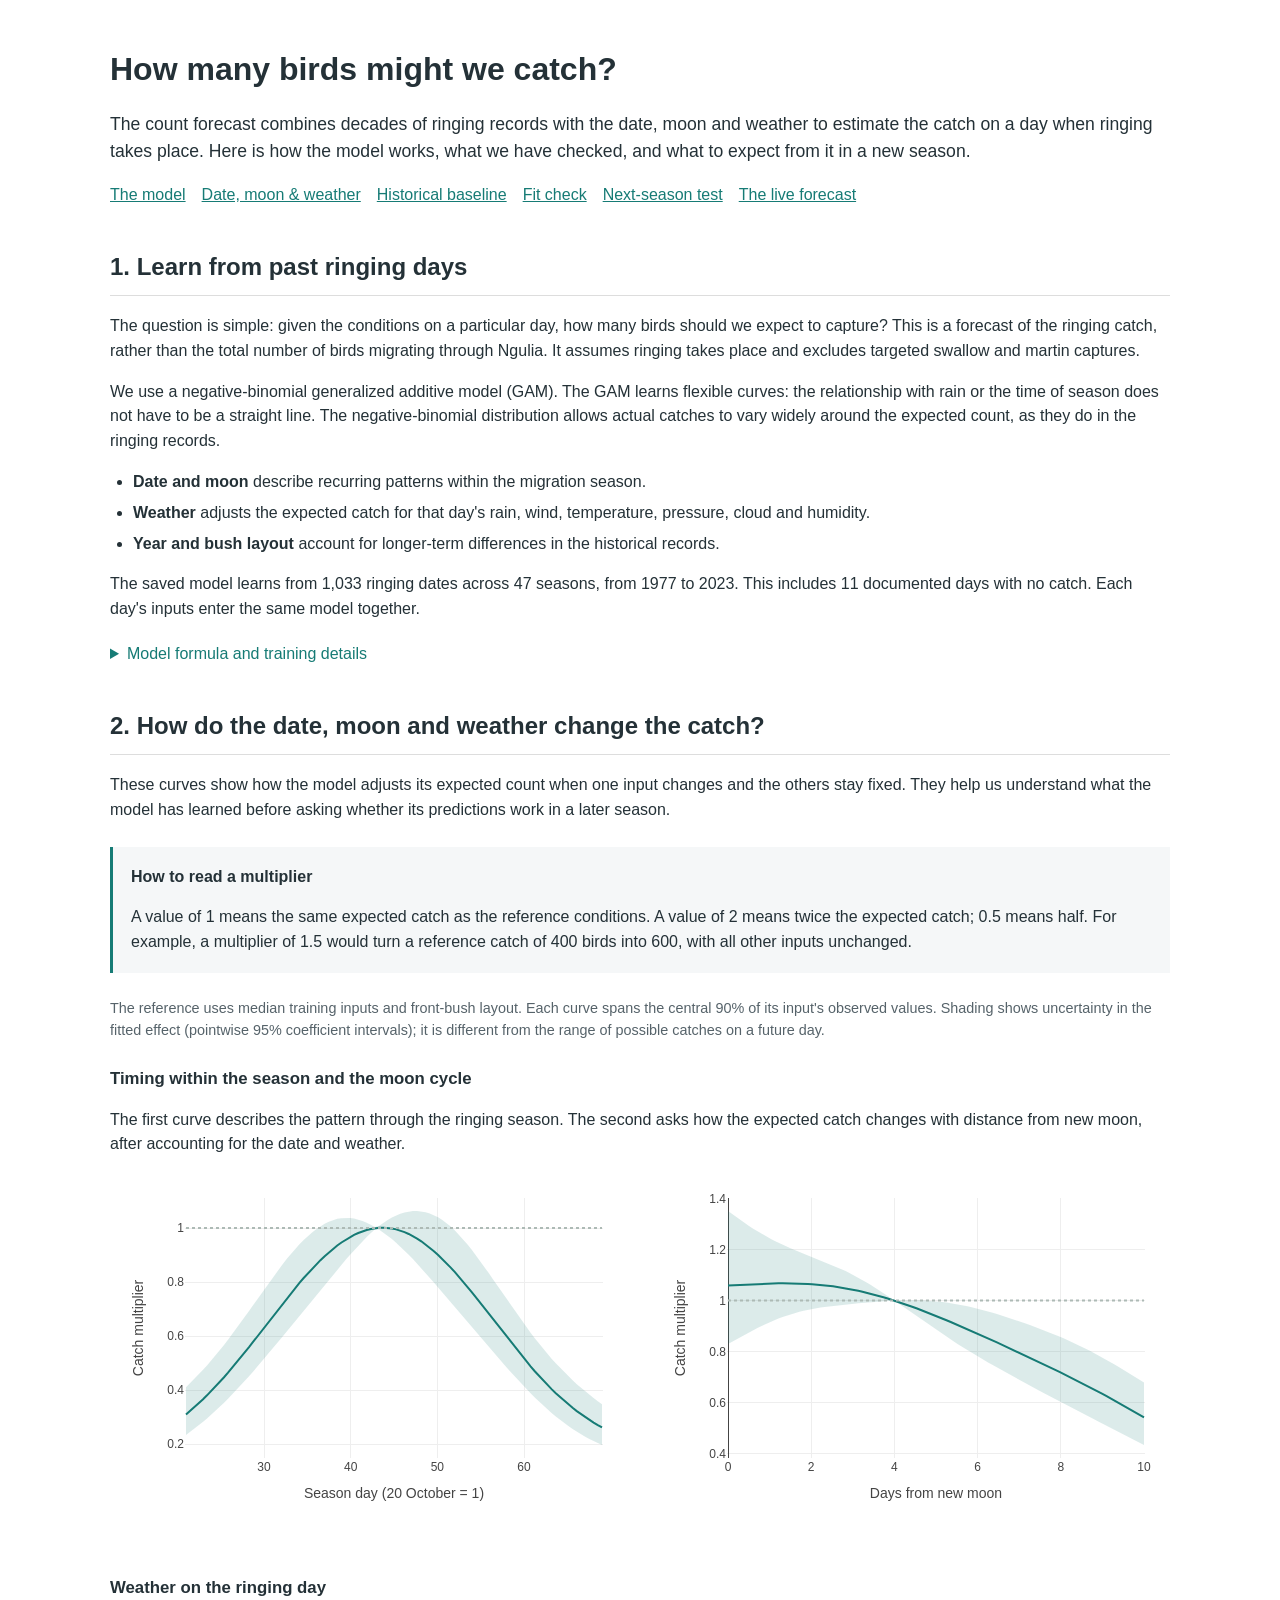
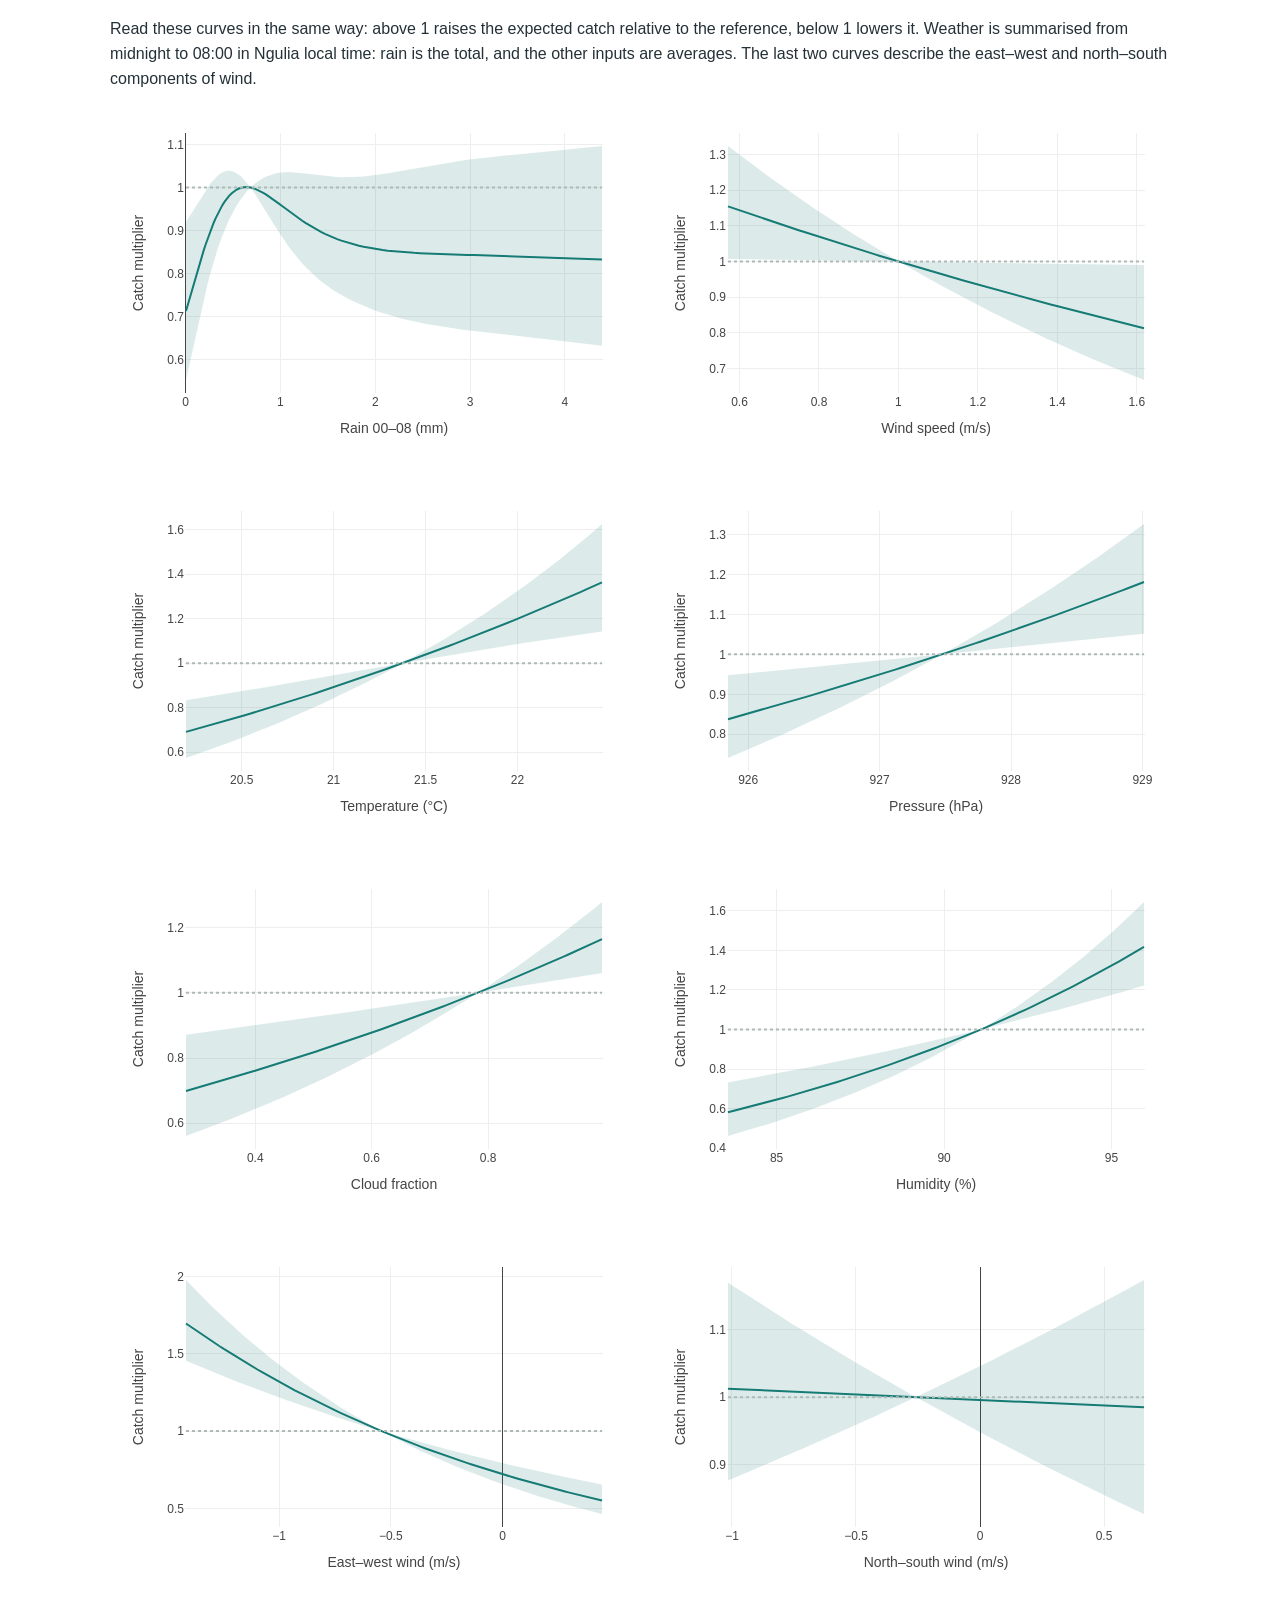
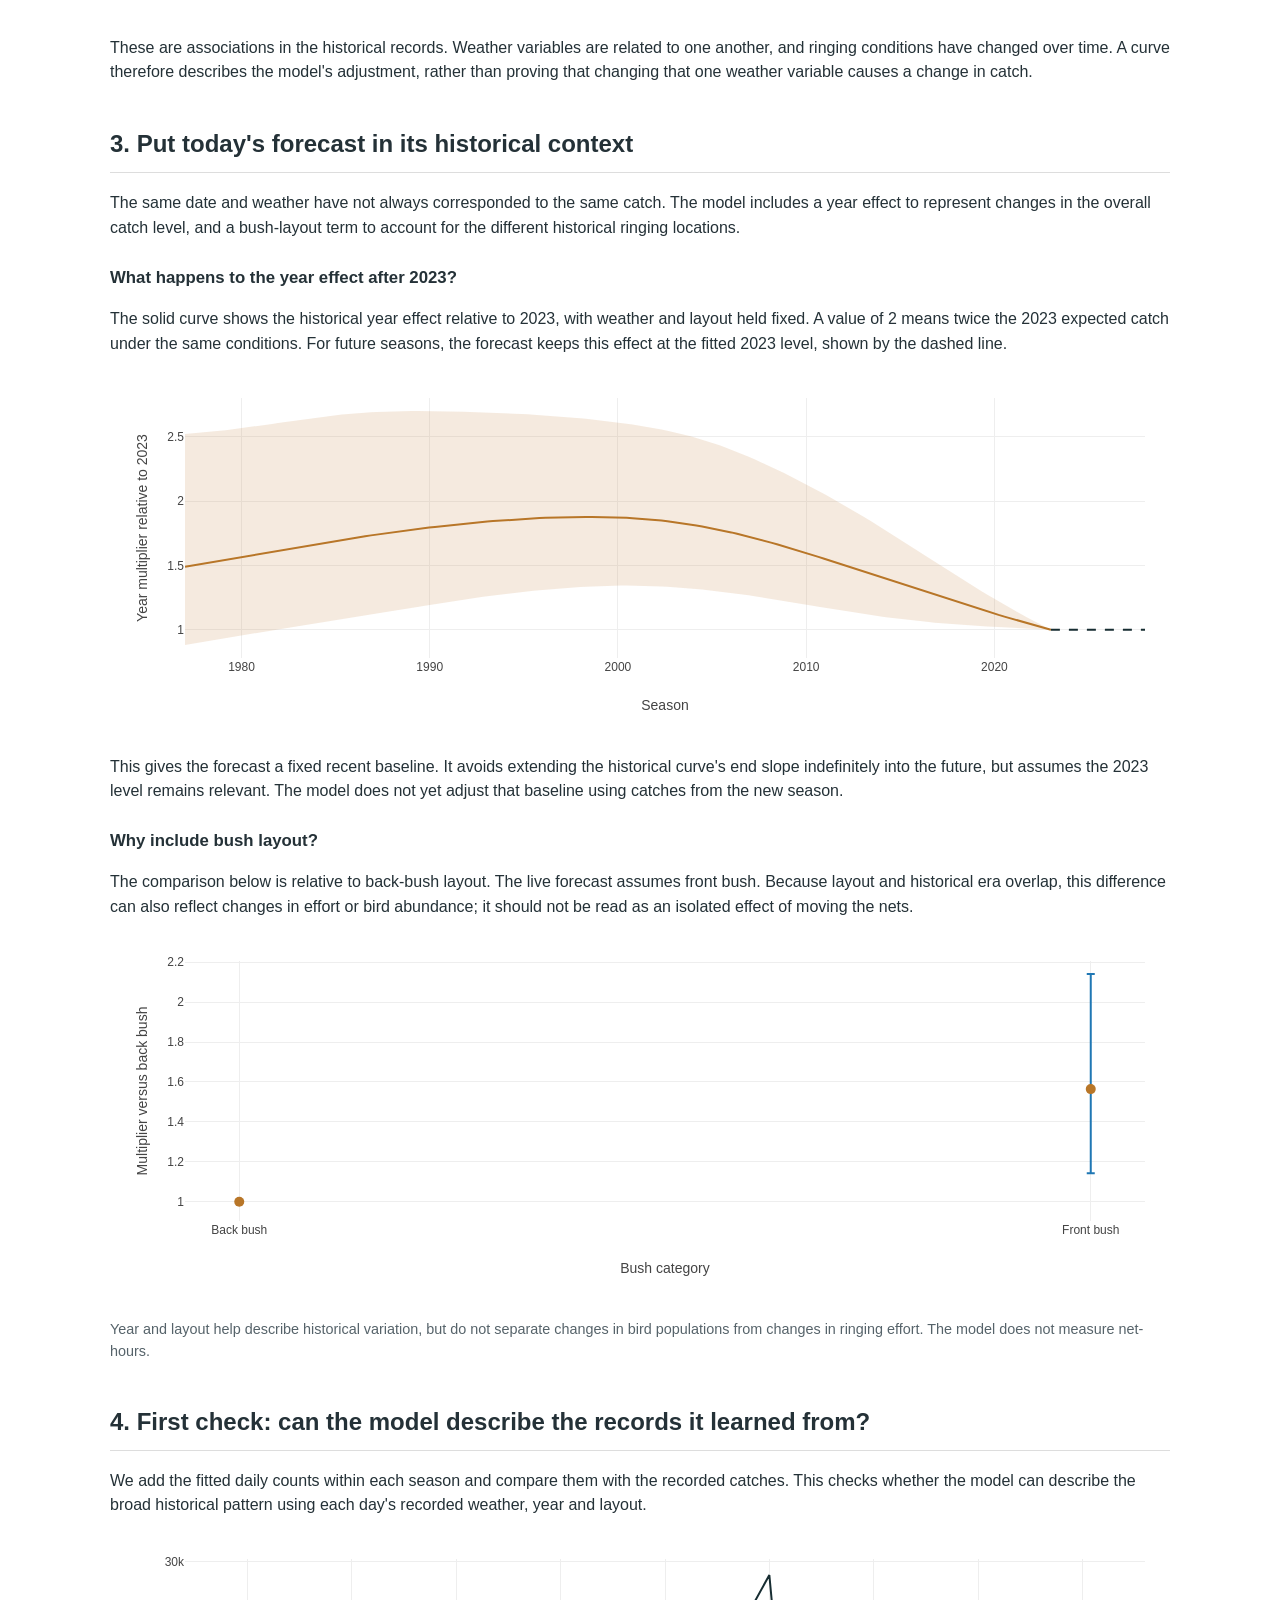
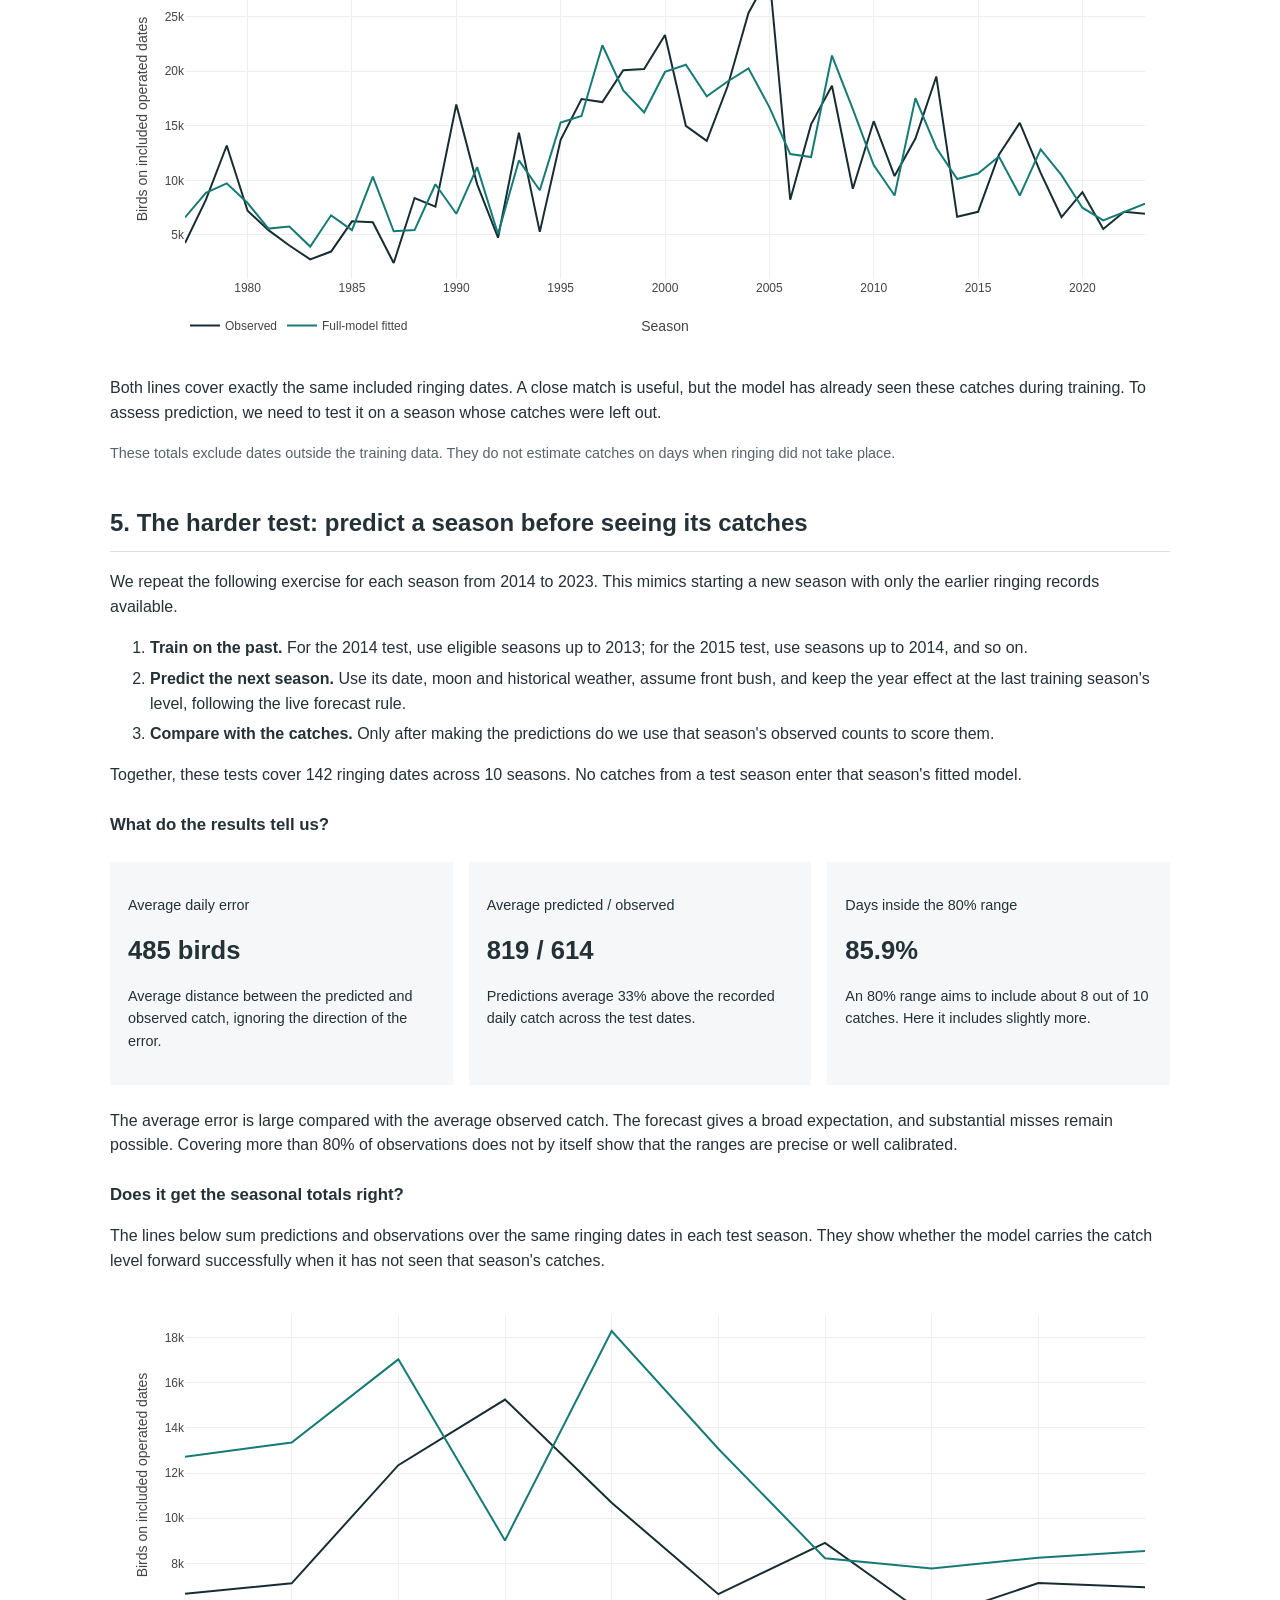
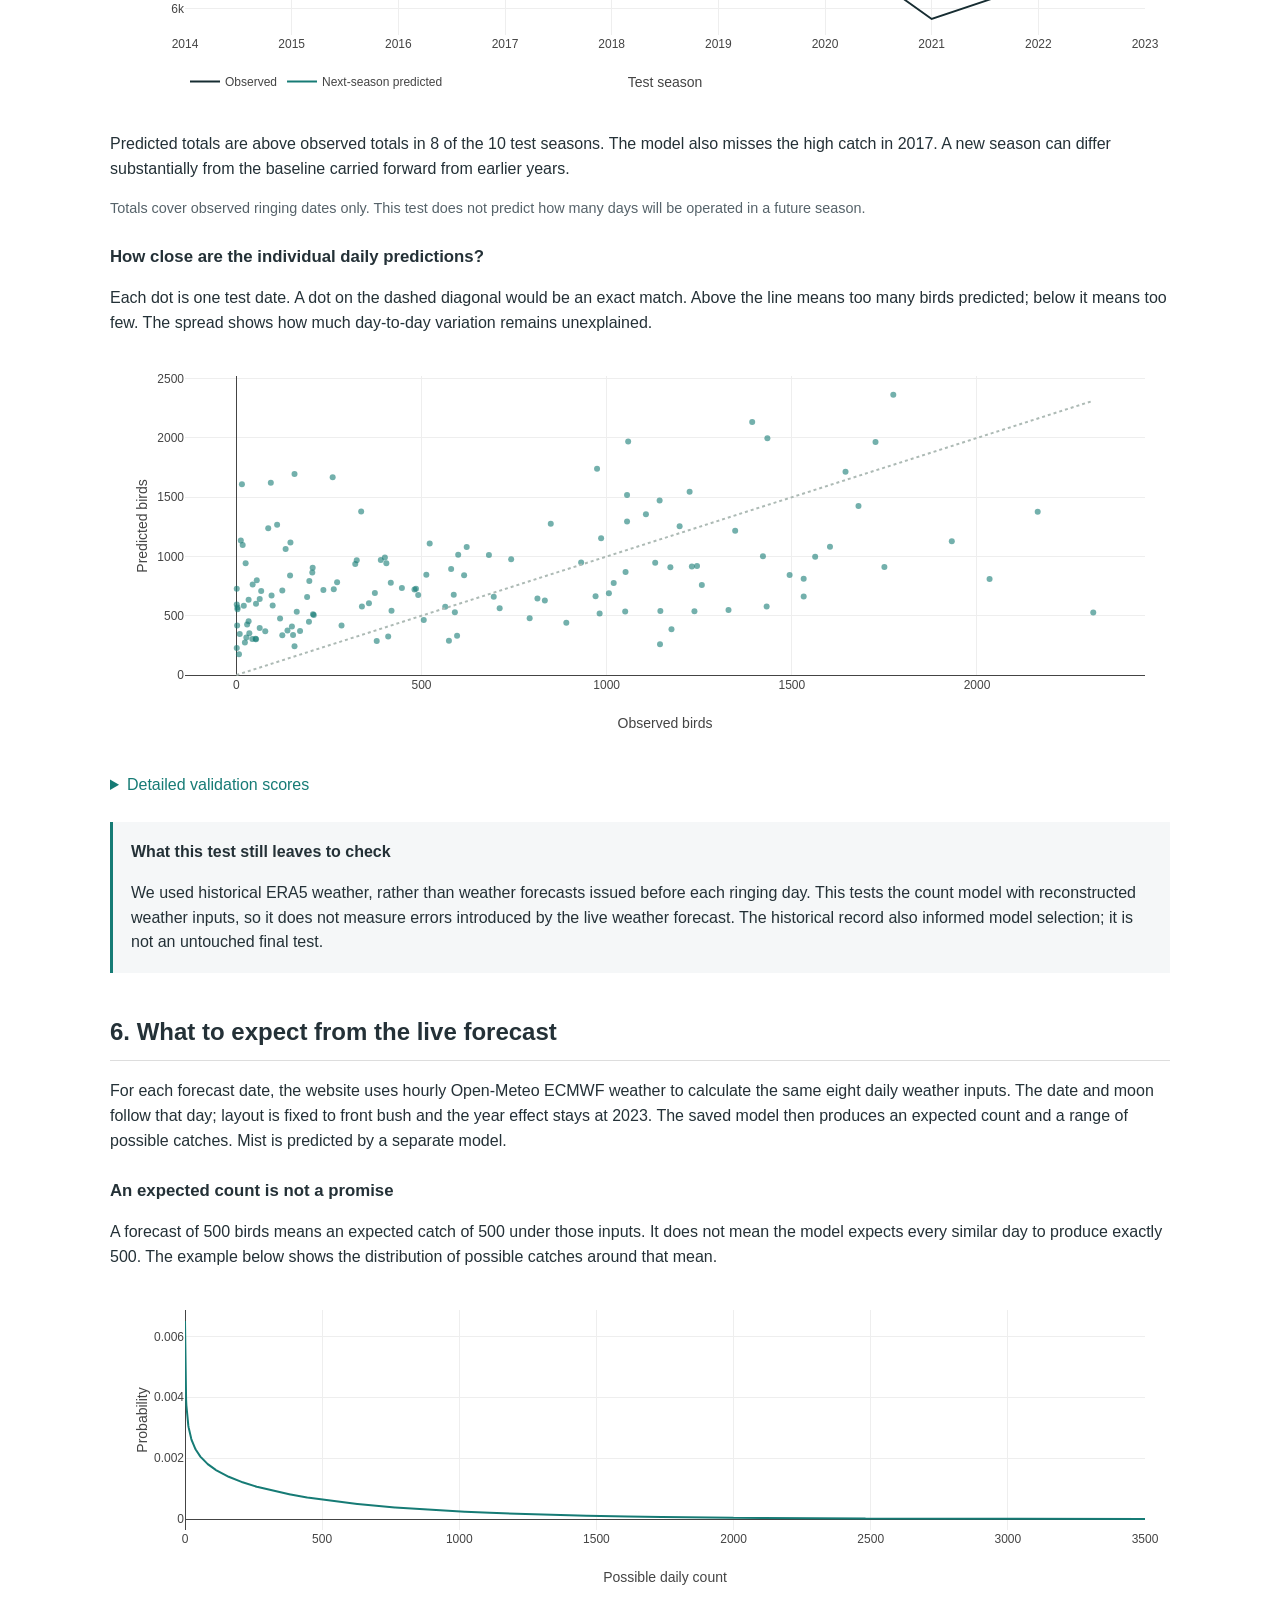
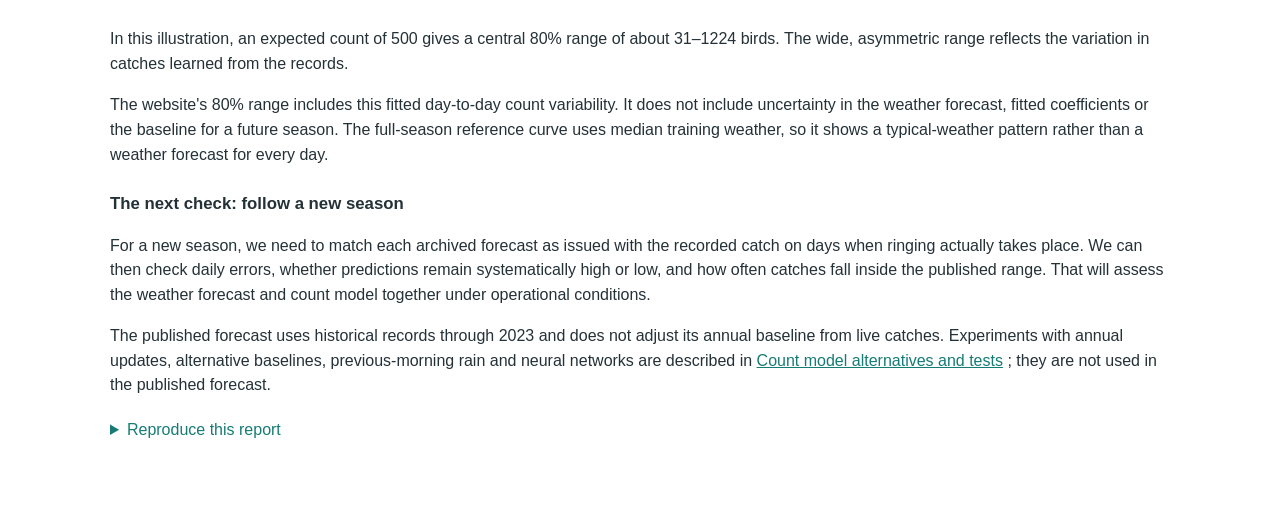
<file: count/reports/model.html>
<!DOCTYPE html>
<html lang="en">
<head>
<meta charset="utf-8"/>
<style>body{background-color:white;}</style>
<script src="lib/htmlwidgets-1.6.4/htmlwidgets.js"></script>
<script src="lib/plotly-binding-4.12.1/plotly.js"></script>
<script src="lib/typedarray-0.1/typedarray.min.js"></script>
<script src="lib/jquery-3.5.1/jquery.min.js"></script>
<link href="lib/crosstalk-1.2.2/css/crosstalk.min.css" rel="stylesheet" />
<script src="lib/crosstalk-1.2.2/js/crosstalk.min.js"></script>
<link href="lib/plotly-htmlwidgets-css-2.25.2/plotly-htmlwidgets.css" rel="stylesheet" />
<script src="lib/plotly-main-2.25.2/plotly-latest.min.js"></script>
  <meta charset="utf-8"/>
  <meta name="viewport" content="width=device-width, initial-scale=1"/>
  <title>Count model | Ngulia</title>
  <style>html{scroll-behavior:smooth}body{margin:0;background:#fff;color:#243137;font:16px/1.55 Arial,Helvetica,sans-serif}main{max-width:1060px;margin:0 auto;padding:28px 24px 60px}h1{font-size:2rem;line-height:1.25}h2{margin:40px 0 18px;border-bottom:1px solid #ddd;padding-bottom:10px}h3{font-size:1.05rem;margin:24px 0 10px}nav{display:flex;flex-wrap:wrap;gap:16px;margin-bottom:25px}a{color:#167b75}ul{padding-left:23px}li{margin:6px 0}.equation{padding:16px;background:#f5f7f8;overflow-x:auto;margin:18px 0}math{font-size:1.12rem}.table-scroll{overflow-x:auto;margin:18px 0}table{border-collapse:collapse;width:100%;font-size:.9rem}th,td{padding:9px 12px;text-align:left;border-bottom:1px solid #ddd}th{background:#f5f7f8;white-space:nowrap}.caption{font-size:.9rem;color:#56636a}.chart{display:block;width:100%;min-width:0;margin:0 0 22px;overflow:hidden}.chart-grid{display:grid;grid-template-columns:repeat(2,minmax(0,1fr));column-gap:24px}.html-widget{display:block;max-width:100%}.report-lead{font-size:1.1rem}.report-note{padding:18px;background:#f5f7f8;border-left:3px solid #167b75;margin:24px 0}.report-note p{margin-bottom:0}.report-metrics{display:grid;grid-template-columns:repeat(3,minmax(0,1fr));gap:16px;margin:24px 0}.report-metrics>div{padding:18px;background:#f5f7f8}.report-metrics p{font-size:.9rem}.report-metrics strong{font-size:1.6rem}details{margin:20px 0}summary{cursor:pointer;color:#167b75}.chart-grid .chart{margin-bottom:18px}@media(max-width:750px){main{padding:20px 12px}.chart-grid,.report-metrics{grid-template-columns:1fr}h1{font-size:1.6rem}}</style>
</head>
<html lang="en">
  <body>
    <main>
      <h1>How many birds might we catch?</h1>
      <p class="report-lead">The count forecast combines decades of ringing records with the date, moon and weather to estimate the catch on a day when ringing takes place. Here is how the model works, what we have checked, and what to expect from it in a new season.</p>
      <nav>
        <a href="#model">The model</a>
        <a href="#effects">Date, moon &amp; weather</a>
        <a href="#annual">Historical baseline</a>
        <a href="#fit-check">Fit check</a>
        <a href="#validation">Next-season test</a>
        <a href="#forecast">The live forecast</a>
      </nav>
      <h2 id="model">1. Learn from past ringing days</h2>
      <p>The question is simple: given the conditions on a particular day, how many birds should we expect to capture? This is a forecast of the ringing catch, rather than the total number of birds migrating through Ngulia. It assumes ringing takes place and excludes targeted swallow and martin captures.</p>
      <p>We use a negative-binomial generalized additive model (GAM). The GAM learns flexible curves: the relationship with rain or the time of season does not have to be a straight line. The negative-binomial distribution allows actual catches to vary widely around the expected count, as they do in the ringing records.</p>
      <ul>
        <li>
          <strong>Date and moon</strong>
           describe recurring patterns within the migration season.
        </li>
        <li>
          <strong>Weather</strong>
           adjusts the expected catch for that day's rain, wind, temperature, pressure, cloud and humidity.
        </li>
        <li>
          <strong>Year and bush layout</strong>
           account for longer-term differences in the historical records.
        </li>
      </ul>
      <p>The saved model learns from 1,033 ringing dates across 47 seasons, from 1977 to 2023. This includes 11 documented days with no catch. Each day's inputs enter the same model together.</p>
      <details>
        <summary>Model formula and training details</summary>
        <pre>total_birds_ringed ~ s(season_day, k = 12) + s(moon_distance_from_new_moon,
    k = 6) + s(rain_log, k = 6) + s(wind_speed_10m_mean_ms, k = 6) +
    s(temperature_2m_mean_c, k = 6) + s(surface_pressure_mean_hpa,
    k = 6) + total_cloud_cover_mean + relative_humidity_mean_pct +
    wind_u_10m_mean_ms + wind_v_10m_mean_ms + bush_period + s(season,
    bs = "cs", k = 6)</pre>
        <p>A log link combines the effects as multipliers on the expected count. Penalized smooths describe season day, distance from new moon, log(1 + morning rain), wind speed, temperature, pressure and historical year. Cloud fraction, humidity and the two wind components are linear terms; bush layout is categorical. The historical year term is a shrinkage cubic spline with basis dimension six.</p>
        <p>Dates with unknown or mixed bush layout or missing inputs are excluded. Documented single-layout dates in the 1994–1995 transition are retained. Every fitted curve on this page comes from the saved model used by the forecast.</p>
      </details>
      <h2 id="effects">2. How do the date, moon and weather change the catch?</h2>
      <p>These curves show how the model adjusts its expected count when one input changes and the others stay fixed. They help us understand what the model has learned before asking whether its predictions work in a later season.</p>
      <div class="report-note">
        <strong>How to read a multiplier</strong>
        <p>A value of 1 means the same expected catch as the reference conditions. A value of 2 means twice the expected catch; 0.5 means half. For example, a multiplier of 1.5 would turn a reference catch of 400 birds into 600, with all other inputs unchanged.</p>
      </div>
      <p class="caption">The reference uses median training inputs and front-bush layout. Each curve spans the central 90% of its input's observed values. Shading shows uncertainty in the fitted effect (pointwise 95% coefficient intervals); it is different from the range of possible catches on a future day.</p>
      <h3>Timing within the season and the moon cycle</h3>
      <p>The first curve describes the pattern through the ringing season. The second asks how the expected catch changes with distance from new moon, after accounting for the date and weather.</p>
      <div class="chart-grid">
        <div class="chart">
          <div id="htmlwidget-bb447abc0ba30c62f7bb" style="width:100%;height:360px;" class="plotly html-widget"></div>
          <script type="application/json" data-for="htmlwidget-bb447abc0ba30c62f7bb">{"x":{"visdat":{"e34a2868d33b":["function () ","plotlyVisDat"]},"cur_data":"e34a2868d33b","attrs":{"e34a2868d33b":{"x":{},"showlegend":false,"alpha_stroke":1,"sizes":[10,100],"spans":[1,20],"y":{},"type":"scatter","mode":"lines","line":{"color":"transparent"},"hoverinfo":"skip","inherit":true},"e34a2868d33b.1":{"x":{},"showlegend":false,"alpha_stroke":1,"sizes":[10,100],"spans":[1,20],"y":{},"type":"scatter","mode":"lines","fill":"tonexty","fillcolor":"rgba(22,123,117,.15)","line":{"color":"transparent"},"hoverinfo":"skip","inherit":true},"e34a2868d33b.2":{"x":{},"showlegend":false,"alpha_stroke":1,"sizes":[10,100],"spans":[1,20],"y":{},"type":"scatter","mode":"lines","line":{"color":"#167b75","width":2},"text":{},"hoverinfo":"text","inherit":true}},"layout":{"margin":{"l":75,"r":25,"b":75,"t":25},"xaxis":{"domain":[0,1],"automargin":true,"title":{"text":"Season day (20 October = 1)","standoff":15}},"yaxis":{"domain":[0,1],"automargin":true,"title":{"text":"Catch multiplier","standoff":15}},"shapes":[{"type":"line","x0":21,"x1":69,"y0":1,"y1":1,"line":{"color":"#adbab5","dash":"dot"}}],"hovermode":"closest","showlegend":false,"height":360},"source":"A","config":{"modeBarButtonsToAdd":["hoverclosest","hovercompare"],"showSendToCloud":false,"responsive":true,"displaylogo":false},"data":[{"x":[21,21.484848484848484,21.969696969696969,22.454545454545453,22.939393939393938,23.424242424242426,23.90909090909091,24.393939393939394,24.878787878787879,25.363636363636363,25.848484848484848,26.333333333333336,26.81818181818182,27.303030303030305,27.787878787878789,28.272727272727273,28.757575757575758,29.242424242424242,29.727272727272727,30.212121212121211,30.696969696969695,31.18181818181818,31.666666666666668,32.151515151515156,32.63636363636364,33.121212121212125,33.606060606060609,34.090909090909093,34.575757575757578,35.060606060606062,35.545454545454547,36.030303030303031,36.515151515151516,37,37.484848484848484,37.969696969696969,38.454545454545453,38.939393939393938,39.424242424242422,39.909090909090907,40.393939393939391,40.878787878787875,41.36363636363636,41.848484848484844,42.333333333333336,42.81818181818182,43.303030303030305,43.787878787878789,44.272727272727273,44.757575757575758,45.242424242424242,45.727272727272727,46.212121212121211,46.696969696969703,47.181818181818187,47.666666666666671,48.151515151515156,48.63636363636364,49.121212121212125,49.606060606060609,50.090909090909093,50.575757575757578,51.060606060606062,51.545454545454547,52.030303030303031,52.515151515151516,53,53.484848484848484,53.969696969696969,54.454545454545453,54.939393939393938,55.424242424242422,55.909090909090907,56.393939393939398,56.878787878787882,57.363636363636367,57.848484848484851,58.333333333333336,58.81818181818182,59.303030303030305,59.787878787878789,60.272727272727273,60.757575757575758,61.242424242424242,61.727272727272727,62.212121212121211,62.696969696969695,63.18181818181818,63.666666666666671,64.151515151515156,64.63636363636364,65.121212121212125,65.606060606060609,66.090909090909093,66.575757575757578,67.060606060606062,67.545454545454547,68.030303030303031,68.515151515151516,69],"showlegend":false,"y":[0.41001125949027978,0.42516351530325402,0.44086975877879314,0.45713069087873576,0.47394363525035471,0.49130211004806074,0.50919905128933995,0.52762594768418891,0.54657498787920322,0.56603655783511198,0.58599925704884082,0.60644551070220076,0.62734995381327341,0.64867429931925846,0.67036617506462182,0.69235541963113678,0.71455557733002761,0.73686356119355734,0.75916403692311862,0.78133290002183997,0.80324203090559188,0.82476546352685987,0.84578066049319955,0.86617576452419298,0.88584458924015708,0.9046941715522876,0.92263328779743092,0.93958114216520228,0.95545170520340461,0.97016575521071546,0.9836341726956831,0.99577543827282977,1.0064997901922399,1.0157321497317546,1.0233969870371662,1.0294435922645602,1.0338305597286785,1.0365483826641488,1.0376033875831119,1.0370330776240462,1.0348910289362099,1.0312528762946511,1.0262046163191749,1.0198402928578927,1.0122557167219668,1.0035413917626508,1.0078813497219725,1.0195299269739648,1.0299179754784451,1.038976045703746,1.0466471249773253,1.0528893944252318,1.0576681882244932,1.0609547149086374,1.0627206412948378,1.0629354382533458,1.0615669922221818,1.0585793098648855,1.0539407706837527,1.0476211965675357,1.039607011467933,1.0298946060272307,1.0185098097895364,1.0054946356720924,0.99092758909590295,0.97490310239126476,0.95754952638815671,0.93900357763266007,0.91942441655815721,0.89896768631285284,0.87779630174389234,0.856058946478783,0.83389971778062766,0.81144392848891378,0.78880823254861221,0.76609327001369487,0.74339369634119001,0.72079466172710627,0.69837943160600313,0.6762265134162383,0.6544129940136898,0.6330109869590157,0.61208700529366844,0.59169855231115853,0.57189192752854678,0.55270070109254521,0.53414466472095434,0.5162312236504929,0.49895655542109685,0.48230942786209657,0.46627345737179887,0.45083181794296973,0.43596852547588011,0.42167253140200983,0.40793662496749522,0.3947600869950571,0.38214525847249209,0.37009869407446877,0.35862668359833438,0.34773550224406935],"type":"scatter","mode":"lines","line":{"color":"transparent"},"hoverinfo":["skip","skip","skip","skip","skip","skip","skip","skip","skip","skip","skip","skip","skip","skip","skip","skip","skip","skip","skip","skip","skip","skip","skip","skip","skip","skip","skip","skip","skip","skip","skip","skip","skip","skip","skip","skip","skip","skip","skip","skip","skip","skip","skip","skip","skip","skip","skip","skip","skip","skip","skip","skip","skip","skip","skip","skip","skip","skip","skip","skip","skip","skip","skip","skip","skip","skip","skip","skip","skip","skip","skip","skip","skip","skip","skip","skip","skip","skip","skip","skip","skip","skip","skip","skip","skip","skip","skip","skip","skip","skip","skip","skip","skip","skip","skip","skip","skip","skip","skip","skip"],"marker":{"color":"rgba(31,119,180,1)","line":{"color":"rgba(31,119,180,1)"}},"error_y":{"color":"rgba(31,119,180,1)"},"error_x":{"color":"rgba(31,119,180,1)"},"xaxis":"x","yaxis":"y","frame":null},{"fillcolor":"rgba(22,123,117,.15)","x":[21,21.484848484848484,21.969696969696969,22.454545454545453,22.939393939393938,23.424242424242426,23.90909090909091,24.393939393939394,24.878787878787879,25.363636363636363,25.848484848484848,26.333333333333336,26.81818181818182,27.303030303030305,27.787878787878789,28.272727272727273,28.757575757575758,29.242424242424242,29.727272727272727,30.212121212121211,30.696969696969695,31.18181818181818,31.666666666666668,32.151515151515156,32.63636363636364,33.121212121212125,33.606060606060609,34.090909090909093,34.575757575757578,35.060606060606062,35.545454545454547,36.030303030303031,36.515151515151516,37,37.484848484848484,37.969696969696969,38.454545454545453,38.939393939393938,39.424242424242422,39.909090909090907,40.393939393939391,40.878787878787875,41.36363636363636,41.848484848484844,42.333333333333336,42.81818181818182,43.303030303030305,43.787878787878789,44.272727272727273,44.757575757575758,45.242424242424242,45.727272727272727,46.212121212121211,46.696969696969703,47.181818181818187,47.666666666666671,48.151515151515156,48.63636363636364,49.121212121212125,49.606060606060609,50.090909090909093,50.575757575757578,51.060606060606062,51.545454545454547,52.030303030303031,52.515151515151516,53,53.484848484848484,53.969696969696969,54.454545454545453,54.939393939393938,55.424242424242422,55.909090909090907,56.393939393939398,56.878787878787882,57.363636363636367,57.848484848484851,58.333333333333336,58.81818181818182,59.303030303030305,59.787878787878789,60.272727272727273,60.757575757575758,61.242424242424242,61.727272727272727,62.212121212121211,62.696969696969695,63.18181818181818,63.666666666666671,64.151515151515156,64.63636363636364,65.121212121212125,65.606060606060609,66.090909090909093,66.575757575757578,67.060606060606062,67.545454545454547,68.030303030303031,68.515151515151516,69],"showlegend":false,"y":[0.23318104869384551,0.24455369773009963,0.25636954177244631,0.26864292343726281,0.28138554868623239,0.29460795126826145,0.30831474826585531,0.32250622822024433,0.33717449422266771,0.35230572864328696,0.36787844486665777,0.38386658191305395,0.40023998859671245,0.41696776083799542,0.43401969063632628,0.45136864045118125,0.46899114719873147,0.48686781641432758,0.50498227213811542,0.52331957427650755,0.54186447789087921,0.56059883736581084,0.57950119305326775,0.59854424696506225,0.61769748324693818,0.63692504897111712,0.65619187627128595,0.67546103304714822,0.69470249707931386,0.71388785670612831,0.73300031552347289,0.75202445585007405,0.77095660207841787,0.78978883124574706,0.80851988020323662,0.82713512854264049,0.84561858617483099,0.86393273844926555,0.88203137358578576,0.89984381390759138,0.9172872423912154,0.9342587271923436,0.95064520082612625,0.96632422367887583,0.98117005955583292,0.99506113098502347,0.99378229656347639,0.98305043591103214,0.97140979794494775,0.95891180325880099,0.94560327243822428,0.93152552915980202,0.9167223066471879,0.90124084529096171,0.88513650979348357,0.86847364184415332,0.85132468382801552,0.83377023134337924,0.81589231911697691,0.79777545423085361,0.77949537153660908,0.76112373879216311,0.74271451414930434,0.72431391421333013,0.70594667035013436,0.68763069697239598,0.66936527067880092,0.65114789882344515,0.63296561365441784,0.61481059326808152,0.59667437362461306,0.57855912446074209,0.56047335524934527,0.54243740051864409,0.52447921855186275,0.5066350006880237,0.48894495144430067,0.47145168048769476,0.45419700788395817,0.43722078246026841,0.4205595851454102,0.40424710679334608,0.38831442262008881,0.37279135853203293,0.3577069856515856,0.34309059891486082,0.32897119743146153,0.31537707609629023,0.30233430089876573,0.28986490096651768,0.27798564046513846,0.2667054444636302,0.25602599438458945,0.24593896753351421,0.23642913076529978,0.22747165282915346,0.21903725898627979,0.21108969499095109,0.20359177688542654,0.1965029879655493],"type":"scatter","mode":"lines","fill":"tonexty","line":{"color":"transparent"},"hoverinfo":["skip","skip","skip","skip","skip","skip","skip","skip","skip","skip","skip","skip","skip","skip","skip","skip","skip","skip","skip","skip","skip","skip","skip","skip","skip","skip","skip","skip","skip","skip","skip","skip","skip","skip","skip","skip","skip","skip","skip","skip","skip","skip","skip","skip","skip","skip","skip","skip","skip","skip","skip","skip","skip","skip","skip","skip","skip","skip","skip","skip","skip","skip","skip","skip","skip","skip","skip","skip","skip","skip","skip","skip","skip","skip","skip","skip","skip","skip","skip","skip","skip","skip","skip","skip","skip","skip","skip","skip","skip","skip","skip","skip","skip","skip","skip","skip","skip","skip","skip","skip"],"name":"rgba(22,123,117,.15)","marker":{"color":"rgba(255,127,14,1)","line":{"color":"rgba(255,127,14,1)"}},"error_y":{"color":"rgba(255,127,14,1)"},"error_x":{"color":"rgba(255,127,14,1)"},"xaxis":"x","yaxis":"y","frame":null},{"x":[21,21.484848484848484,21.969696969696969,22.454545454545453,22.939393939393938,23.424242424242426,23.90909090909091,24.393939393939394,24.878787878787879,25.363636363636363,25.848484848484848,26.333333333333336,26.81818181818182,27.303030303030305,27.787878787878789,28.272727272727273,28.757575757575758,29.242424242424242,29.727272727272727,30.212121212121211,30.696969696969695,31.18181818181818,31.666666666666668,32.151515151515156,32.63636363636364,33.121212121212125,33.606060606060609,34.090909090909093,34.575757575757578,35.060606060606062,35.545454545454547,36.030303030303031,36.515151515151516,37,37.484848484848484,37.969696969696969,38.454545454545453,38.939393939393938,39.424242424242422,39.909090909090907,40.393939393939391,40.878787878787875,41.36363636363636,41.848484848484844,42.333333333333336,42.81818181818182,43.303030303030305,43.787878787878789,44.272727272727273,44.757575757575758,45.242424242424242,45.727272727272727,46.212121212121211,46.696969696969703,47.181818181818187,47.666666666666671,48.151515151515156,48.63636363636364,49.121212121212125,49.606060606060609,50.090909090909093,50.575757575757578,51.060606060606062,51.545454545454547,52.030303030303031,52.515151515151516,53,53.484848484848484,53.969696969696969,54.454545454545453,54.939393939393938,55.424242424242422,55.909090909090907,56.393939393939398,56.878787878787882,57.363636363636367,57.848484848484851,58.333333333333336,58.81818181818182,59.303030303030305,59.787878787878789,60.272727272727273,60.757575757575758,61.242424242424242,61.727272727272727,62.212121212121211,62.696969696969695,63.18181818181818,63.666666666666671,64.151515151515156,64.63636363636364,65.121212121212125,65.606060606060609,66.090909090909093,66.575757575757578,67.060606060606062,67.545454545454547,68.030303030303031,68.515151515151516,69],"showlegend":false,"y":[0.30920358255399932,0.32245202714099747,0.33619276916591789,0.35043533667505516,0.36518610303688809,0.38044908738888189,0.3962241503435715,0.41250776271333339,0.42929144539919623,0.44656233825395214,0.46430215956437726,0.4824874768424256,0.50108935167330448,0.52007333146423385,0.53939977745138579,0.55902372442313508,0.57889570731631923,0.59896172918943036,0.61916425953940579,0.63944257021851325,0.65973352476334568,0.67997246999612537,0.70009349505418916,0.72003091650047935,0.73971884748298977,0.75909312967502551,0.77809026997523978,0.79664951447830989,0.81471141236851075,0.83221965347921212,0.84911963759272813,0.86535974144629224,0.88089026458421582,0.89566394780373559,0.90963553655276841,0.92276159327051777,0.93500071457838962,0.94631288840963979,0.95666020152779252,0.96600610749495219,0.9743163439603707,0.98155845451021617,0.98770263418168525,0.99272170283133254,0.996591692651421,0.9992922656948906,1.0008069955741707,1.0011240378375195,1.000236178339589,0.99814146969679474,0.99484317682065748,0.99035011500413717,0.98467660740799023,0.9778423820226303,0.96987258922046315,0.96079727888097932,0.95065145243449045,0.93947427643409176,0.92730910682743806,0.91420264490622438,0.90020489537452542,0.88536841659352616,0.86974825008972334,0.85340128619785871,0.83638629357512717,0.81876327456588849,0.80059377834152956,0.78194002747218683,0.76286567627308355,0.74343450051153781,0.72371165426089334,0.70376183085014632,0.68365091440441328,0.66344369409631365,0.64320566337243346,0.62300053321042881,0.60289185992310623,0.58294069557529071,0.56320675440121104,0.54374652671647183,0.52461381727530132,0.50585853758395993,0.48752662702038141,0.46965956517195934,0.45229386190253734,0.43546115160655241,0.41918755939898661,0.40349410640615624,0.38839629421776617,0.37390449922736213,0.36002406263942133,0.34675538983961901,0.33409471000802365,0.3220337047736675,0.3105609467534432,0.29966102425865471,0.28931652208337166,0.27950674490739741,0.27020999935663476,0.26140211401719882],"type":"scatter","mode":"lines","line":{"color":"#167b75","width":2},"text":["Season day (20 October = 1): 21.00<br>Multiplier 0.31<br>95% interval 0.23–0.41","Season day (20 October = 1): 21.48<br>Multiplier 0.32<br>95% interval 0.24–0.43","Season day (20 October = 1): 21.97<br>Multiplier 0.34<br>95% interval 0.26–0.44","Season day (20 October = 1): 22.45<br>Multiplier 0.35<br>95% interval 0.27–0.46","Season day (20 October = 1): 22.94<br>Multiplier 0.37<br>95% interval 0.28–0.47","Season day (20 October = 1): 23.42<br>Multiplier 0.38<br>95% interval 0.29–0.49","Season day (20 October = 1): 23.91<br>Multiplier 0.40<br>95% interval 0.31–0.51","Season day (20 October = 1): 24.39<br>Multiplier 0.41<br>95% interval 0.32–0.53","Season day (20 October = 1): 24.88<br>Multiplier 0.43<br>95% interval 0.34–0.55","Season day (20 October = 1): 25.36<br>Multiplier 0.45<br>95% interval 0.35–0.57","Season day (20 October = 1): 25.85<br>Multiplier 0.46<br>95% interval 0.37–0.59","Season day (20 October = 1): 26.33<br>Multiplier 0.48<br>95% interval 0.38–0.61","Season day (20 October = 1): 26.82<br>Multiplier 0.50<br>95% interval 0.40–0.63","Season day (20 October = 1): 27.30<br>Multiplier 0.52<br>95% interval 0.42–0.65","Season day (20 October = 1): 27.79<br>Multiplier 0.54<br>95% interval 0.43–0.67","Season day (20 October = 1): 28.27<br>Multiplier 0.56<br>95% interval 0.45–0.69","Season day (20 October = 1): 28.76<br>Multiplier 0.58<br>95% interval 0.47–0.71","Season day (20 October = 1): 29.24<br>Multiplier 0.60<br>95% interval 0.49–0.74","Season day (20 October = 1): 29.73<br>Multiplier 0.62<br>95% interval 0.50–0.76","Season day (20 October = 1): 30.21<br>Multiplier 0.64<br>95% interval 0.52–0.78","Season day (20 October = 1): 30.70<br>Multiplier 0.66<br>95% interval 0.54–0.80","Season day (20 October = 1): 31.18<br>Multiplier 0.68<br>95% interval 0.56–0.82","Season day (20 October = 1): 31.67<br>Multiplier 0.70<br>95% interval 0.58–0.85","Season day (20 October = 1): 32.15<br>Multiplier 0.72<br>95% interval 0.60–0.87","Season day (20 October = 1): 32.64<br>Multiplier 0.74<br>95% interval 0.62–0.89","Season day (20 October = 1): 33.12<br>Multiplier 0.76<br>95% interval 0.64–0.90","Season day (20 October = 1): 33.61<br>Multiplier 0.78<br>95% interval 0.66–0.92","Season day (20 October = 1): 34.09<br>Multiplier 0.80<br>95% interval 0.68–0.94","Season day (20 October = 1): 34.58<br>Multiplier 0.81<br>95% interval 0.69–0.96","Season day (20 October = 1): 35.06<br>Multiplier 0.83<br>95% interval 0.71–0.97","Season day (20 October = 1): 35.55<br>Multiplier 0.85<br>95% interval 0.73–0.98","Season day (20 October = 1): 36.03<br>Multiplier 0.87<br>95% interval 0.75–1.00","Season day (20 October = 1): 36.52<br>Multiplier 0.88<br>95% interval 0.77–1.01","Season day (20 October = 1): 37.00<br>Multiplier 0.90<br>95% interval 0.79–1.02","Season day (20 October = 1): 37.48<br>Multiplier 0.91<br>95% interval 0.81–1.02","Season day (20 October = 1): 37.97<br>Multiplier 0.92<br>95% interval 0.83–1.03","Season day (20 October = 1): 38.45<br>Multiplier 0.94<br>95% interval 0.85–1.03","Season day (20 October = 1): 38.94<br>Multiplier 0.95<br>95% interval 0.86–1.04","Season day (20 October = 1): 39.42<br>Multiplier 0.96<br>95% interval 0.88–1.04","Season day (20 October = 1): 39.91<br>Multiplier 0.97<br>95% interval 0.90–1.04","Season day (20 October = 1): 40.39<br>Multiplier 0.97<br>95% interval 0.92–1.03","Season day (20 October = 1): 40.88<br>Multiplier 0.98<br>95% interval 0.93–1.03","Season day (20 October = 1): 41.36<br>Multiplier 0.99<br>95% interval 0.95–1.03","Season day (20 October = 1): 41.85<br>Multiplier 0.99<br>95% interval 0.97–1.02","Season day (20 October = 1): 42.33<br>Multiplier 1.00<br>95% interval 0.98–1.01","Season day (20 October = 1): 42.82<br>Multiplier 1.00<br>95% interval 1.00–1.00","Season day (20 October = 1): 43.30<br>Multiplier 1.00<br>95% interval 0.99–1.01","Season day (20 October = 1): 43.79<br>Multiplier 1.00<br>95% interval 0.98–1.02","Season day (20 October = 1): 44.27<br>Multiplier 1.00<br>95% interval 0.97–1.03","Season day (20 October = 1): 44.76<br>Multiplier 1.00<br>95% interval 0.96–1.04","Season day (20 October = 1): 45.24<br>Multiplier 0.99<br>95% interval 0.95–1.05","Season day (20 October = 1): 45.73<br>Multiplier 0.99<br>95% interval 0.93–1.05","Season day (20 October = 1): 46.21<br>Multiplier 0.98<br>95% interval 0.92–1.06","Season day (20 October = 1): 46.70<br>Multiplier 0.98<br>95% interval 0.90–1.06","Season day (20 October = 1): 47.18<br>Multiplier 0.97<br>95% interval 0.89–1.06","Season day (20 October = 1): 47.67<br>Multiplier 0.96<br>95% interval 0.87–1.06","Season day (20 October = 1): 48.15<br>Multiplier 0.95<br>95% interval 0.85–1.06","Season day (20 October = 1): 48.64<br>Multiplier 0.94<br>95% interval 0.83–1.06","Season day (20 October = 1): 49.12<br>Multiplier 0.93<br>95% interval 0.82–1.05","Season day (20 October = 1): 49.61<br>Multiplier 0.91<br>95% interval 0.80–1.05","Season day (20 October = 1): 50.09<br>Multiplier 0.90<br>95% interval 0.78–1.04","Season day (20 October = 1): 50.58<br>Multiplier 0.89<br>95% interval 0.76–1.03","Season day (20 October = 1): 51.06<br>Multiplier 0.87<br>95% interval 0.74–1.02","Season day (20 October = 1): 51.55<br>Multiplier 0.85<br>95% interval 0.72–1.01","Season day (20 October = 1): 52.03<br>Multiplier 0.84<br>95% interval 0.71–0.99","Season day (20 October = 1): 52.52<br>Multiplier 0.82<br>95% interval 0.69–0.97","Season day (20 October = 1): 53.00<br>Multiplier 0.80<br>95% interval 0.67–0.96","Season day (20 October = 1): 53.48<br>Multiplier 0.78<br>95% interval 0.65–0.94","Season day (20 October = 1): 53.97<br>Multiplier 0.76<br>95% interval 0.63–0.92","Season day (20 October = 1): 54.45<br>Multiplier 0.74<br>95% interval 0.61–0.90","Season day (20 October = 1): 54.94<br>Multiplier 0.72<br>95% interval 0.60–0.88","Season day (20 October = 1): 55.42<br>Multiplier 0.70<br>95% interval 0.58–0.86","Season day (20 October = 1): 55.91<br>Multiplier 0.68<br>95% interval 0.56–0.83","Season day (20 October = 1): 56.39<br>Multiplier 0.66<br>95% interval 0.54–0.81","Season day (20 October = 1): 56.88<br>Multiplier 0.64<br>95% interval 0.52–0.79","Season day (20 October = 1): 57.36<br>Multiplier 0.62<br>95% interval 0.51–0.77","Season day (20 October = 1): 57.85<br>Multiplier 0.60<br>95% interval 0.49–0.74","Season day (20 October = 1): 58.33<br>Multiplier 0.58<br>95% interval 0.47–0.72","Season day (20 October = 1): 58.82<br>Multiplier 0.56<br>95% interval 0.45–0.70","Season day (20 October = 1): 59.30<br>Multiplier 0.54<br>95% interval 0.44–0.68","Season day (20 October = 1): 59.79<br>Multiplier 0.52<br>95% interval 0.42–0.65","Season day (20 October = 1): 60.27<br>Multiplier 0.51<br>95% interval 0.40–0.63","Season day (20 October = 1): 60.76<br>Multiplier 0.49<br>95% interval 0.39–0.61","Season day (20 October = 1): 61.24<br>Multiplier 0.47<br>95% interval 0.37–0.59","Season day (20 October = 1): 61.73<br>Multiplier 0.45<br>95% interval 0.36–0.57","Season day (20 October = 1): 62.21<br>Multiplier 0.44<br>95% interval 0.34–0.55","Season day (20 October = 1): 62.70<br>Multiplier 0.42<br>95% interval 0.33–0.53","Season day (20 October = 1): 63.18<br>Multiplier 0.40<br>95% interval 0.32–0.52","Season day (20 October = 1): 63.67<br>Multiplier 0.39<br>95% interval 0.30–0.50","Season day (20 October = 1): 64.15<br>Multiplier 0.37<br>95% interval 0.29–0.48","Season day (20 October = 1): 64.64<br>Multiplier 0.36<br>95% interval 0.28–0.47","Season day (20 October = 1): 65.12<br>Multiplier 0.35<br>95% interval 0.27–0.45","Season day (20 October = 1): 65.61<br>Multiplier 0.33<br>95% interval 0.26–0.44","Season day (20 October = 1): 66.09<br>Multiplier 0.32<br>95% interval 0.25–0.42","Season day (20 October = 1): 66.58<br>Multiplier 0.31<br>95% interval 0.24–0.41","Season day (20 October = 1): 67.06<br>Multiplier 0.30<br>95% interval 0.23–0.39","Season day (20 October = 1): 67.55<br>Multiplier 0.29<br>95% interval 0.22–0.38","Season day (20 October = 1): 68.03<br>Multiplier 0.28<br>95% interval 0.21–0.37","Season day (20 October = 1): 68.52<br>Multiplier 0.27<br>95% interval 0.20–0.36","Season day (20 October = 1): 69.00<br>Multiplier 0.26<br>95% interval 0.20–0.35"],"hoverinfo":["text","text","text","text","text","text","text","text","text","text","text","text","text","text","text","text","text","text","text","text","text","text","text","text","text","text","text","text","text","text","text","text","text","text","text","text","text","text","text","text","text","text","text","text","text","text","text","text","text","text","text","text","text","text","text","text","text","text","text","text","text","text","text","text","text","text","text","text","text","text","text","text","text","text","text","text","text","text","text","text","text","text","text","text","text","text","text","text","text","text","text","text","text","text","text","text","text","text","text","text"],"marker":{"color":"rgba(44,160,44,1)","line":{"color":"rgba(44,160,44,1)"}},"error_y":{"color":"rgba(44,160,44,1)"},"error_x":{"color":"rgba(44,160,44,1)"},"xaxis":"x","yaxis":"y","frame":null}],"highlight":{"on":"plotly_click","persistent":false,"dynamic":false,"selectize":false,"opacityDim":0.20000000000000001,"selected":{"opacity":1},"debounce":0},"shinyEvents":["plotly_hover","plotly_click","plotly_selected","plotly_relayout","plotly_brushed","plotly_brushing","plotly_clickannotation","plotly_doubleclick","plotly_deselect","plotly_afterplot","plotly_sunburstclick"],"base_url":"https://plot.ly"},"evals":[],"jsHooks":[]}</script>
        </div>
        <div class="chart">
          <div id="htmlwidget-2cf18ca97c43f278517a" style="width:100%;height:360px;" class="plotly html-widget"></div>
          <script type="application/json" data-for="htmlwidget-2cf18ca97c43f278517a">{"x":{"visdat":{"e34a7a03db36":["function () ","plotlyVisDat"]},"cur_data":"e34a7a03db36","attrs":{"e34a7a03db36":{"x":{},"showlegend":false,"alpha_stroke":1,"sizes":[10,100],"spans":[1,20],"y":{},"type":"scatter","mode":"lines","line":{"color":"transparent"},"hoverinfo":"skip","inherit":true},"e34a7a03db36.1":{"x":{},"showlegend":false,"alpha_stroke":1,"sizes":[10,100],"spans":[1,20],"y":{},"type":"scatter","mode":"lines","fill":"tonexty","fillcolor":"rgba(22,123,117,.15)","line":{"color":"transparent"},"hoverinfo":"skip","inherit":true},"e34a7a03db36.2":{"x":{},"showlegend":false,"alpha_stroke":1,"sizes":[10,100],"spans":[1,20],"y":{},"type":"scatter","mode":"lines","line":{"color":"#167b75","width":2},"text":{},"hoverinfo":"text","inherit":true}},"layout":{"margin":{"l":75,"r":25,"b":75,"t":25},"xaxis":{"domain":[0,1],"automargin":true,"title":{"text":"Days from new moon","standoff":15}},"yaxis":{"domain":[0,1],"automargin":true,"title":{"text":"Catch multiplier","standoff":15}},"shapes":[{"type":"line","x0":0,"x1":10,"y0":1,"y1":1,"line":{"color":"#adbab5","dash":"dot"}}],"hovermode":"closest","showlegend":false,"height":360},"source":"A","config":{"modeBarButtonsToAdd":["hoverclosest","hovercompare"],"showSendToCloud":false,"responsive":true,"displaylogo":false},"data":[{"x":[0,0.10101010101010101,0.20202020202020202,0.30303030303030304,0.40404040404040403,0.50505050505050508,0.60606060606060608,0.70707070707070707,0.80808080808080807,0.90909090909090906,1.0101010101010102,1.1111111111111112,1.2121212121212122,1.3131313131313131,1.4141414141414141,1.5151515151515151,1.6161616161616161,1.7171717171717171,1.8181818181818181,1.9191919191919191,2.0202020202020203,2.1212121212121211,2.2222222222222223,2.3232323232323231,2.4242424242424243,2.5252525252525251,2.6262626262626263,2.7272727272727271,2.8282828282828283,2.9292929292929291,3.0303030303030303,3.131313131313131,3.2323232323232323,3.3333333333333335,3.4343434343434343,3.5353535353535355,3.6363636363636362,3.7373737373737375,3.8383838383838382,3.9393939393939394,4.0404040404040407,4.141414141414141,4.2424242424242422,4.3434343434343434,4.4444444444444446,4.545454545454545,4.6464646464646462,4.7474747474747474,4.8484848484848486,4.9494949494949498,5.0505050505050502,5.1515151515151514,5.2525252525252526,5.3535353535353538,5.4545454545454541,5.5555555555555554,5.6565656565656566,5.7575757575757578,5.8585858585858581,5.9595959595959593,6.0606060606060606,6.1616161616161618,6.2626262626262621,6.3636363636363633,6.4646464646464645,6.5656565656565657,6.666666666666667,6.7676767676767673,6.8686868686868685,6.9696969696969697,7.0707070707070709,7.1717171717171713,7.2727272727272725,7.3737373737373737,7.4747474747474749,7.5757575757575752,7.6767676767676765,7.7777777777777777,7.8787878787878789,7.9797979797979792,8.0808080808080813,8.1818181818181817,8.282828282828282,8.3838383838383841,8.4848484848484844,8.5858585858585865,8.6868686868686869,8.7878787878787872,8.8888888888888893,8.9898989898989896,9.0909090909090899,9.191919191919192,9.2929292929292924,9.3939393939393945,9.4949494949494948,9.5959595959595951,9.6969696969696972,9.7979797979797976,9.8989898989898997,10],"showlegend":false,"y":[1.3512223277099926,1.3387941191921271,1.3266755655722031,1.314890461838867,1.3034606475308661,1.2924056155230741,1.2817420315385208,1.2714831529563586,1.2616381401511654,1.2522112616713024,1.2432010072040003,1.2345998844633215,1.2263958246763667,1.2185707826027636,1.211099698505727,1.2039498499020511,1.1970804008782892,1.1904422297058164,1.18397810190944,1.177623229265814,1.171306249996664,1.1649576027793445,1.1585224543436159,1.151951082781034,1.145197394482357,1.1382191965416339,1.13097836997924,1.1234409518401687,1.1155771386086264,1.1073612262213446,1.0987716317848584,1.0898006866821177,1.0804621661557765,1.0707758931902904,1.0607651789619086,1.050455964214591,1.0398760601830692,1.0290544792003498,1.0180208448023018,1.0068048713660394,1.0002909020814823,1.0009072768698999,1.0013519014852812,1.0016076466595081,1.0016571670545733,1.0014832433215242,1.0010691261251863,1.0003988885111854,0.99945779278040847,0.99823267791300785,0.99671264811395743,0.99489518463617566,0.99278491388518852,0.99038703505571191,0.98770714896648593,0.98475140013666351,0.98152663765463699,0.97804059119321807,0.97430206008981923,0.97032111412351307,0.96610966801759179,0.96168604026717497,0.95707119169048971,0.95228364883632832,0.94733932298762091,0.94225151420784647,0.93703097694430781,0.93168604197758265,0.92622278897127486,0.92064526338659192,0.91495588823889928,0.90915670657605085,0.90324748698035784,0.89722466296338477,0.89108170429326783,0.88480956256214516,0.87839716298428894,0.87183193033380768,0.8651003383680429,0.85818847394843112,0.85108317156122903,0.84377599472330655,0.83626090191853109,0.82853251798492522,0.82058634900425931,0.81241902430497159,0.80402855250967409,0.79541458785180241,0.78657870310190581,0.77752466535140219,0.76826010794798127,0.75880233727952928,0.74917203528755016,0.73939023131097925,0.72947805764760443,0.71945654338445786,0.7093464394932596,0.69916807132205494,0.6889412154821305,0.67868499877815003],"type":"scatter","mode":"lines","line":{"color":"transparent"},"hoverinfo":["skip","skip","skip","skip","skip","skip","skip","skip","skip","skip","skip","skip","skip","skip","skip","skip","skip","skip","skip","skip","skip","skip","skip","skip","skip","skip","skip","skip","skip","skip","skip","skip","skip","skip","skip","skip","skip","skip","skip","skip","skip","skip","skip","skip","skip","skip","skip","skip","skip","skip","skip","skip","skip","skip","skip","skip","skip","skip","skip","skip","skip","skip","skip","skip","skip","skip","skip","skip","skip","skip","skip","skip","skip","skip","skip","skip","skip","skip","skip","skip","skip","skip","skip","skip","skip","skip","skip","skip","skip","skip","skip","skip","skip","skip","skip","skip","skip","skip","skip","skip"],"marker":{"color":"rgba(31,119,180,1)","line":{"color":"rgba(31,119,180,1)"}},"error_y":{"color":"rgba(31,119,180,1)"},"error_x":{"color":"rgba(31,119,180,1)"},"xaxis":"x","yaxis":"y","frame":null},{"fillcolor":"rgba(22,123,117,.15)","x":[0,0.10101010101010101,0.20202020202020202,0.30303030303030304,0.40404040404040403,0.50505050505050508,0.60606060606060608,0.70707070707070707,0.80808080808080807,0.90909090909090906,1.0101010101010102,1.1111111111111112,1.2121212121212122,1.3131313131313131,1.4141414141414141,1.5151515151515151,1.6161616161616161,1.7171717171717171,1.8181818181818181,1.9191919191919191,2.0202020202020203,2.1212121212121211,2.2222222222222223,2.3232323232323231,2.4242424242424243,2.5252525252525251,2.6262626262626263,2.7272727272727271,2.8282828282828283,2.9292929292929291,3.0303030303030303,3.131313131313131,3.2323232323232323,3.3333333333333335,3.4343434343434343,3.5353535353535355,3.6363636363636362,3.7373737373737375,3.8383838383838382,3.9393939393939394,4.0404040404040407,4.141414141414141,4.2424242424242422,4.3434343434343434,4.4444444444444446,4.545454545454545,4.6464646464646462,4.7474747474747474,4.8484848484848486,4.9494949494949498,5.0505050505050502,5.1515151515151514,5.2525252525252526,5.3535353535353538,5.4545454545454541,5.5555555555555554,5.6565656565656566,5.7575757575757578,5.8585858585858581,5.9595959595959593,6.0606060606060606,6.1616161616161618,6.2626262626262621,6.3636363636363633,6.4646464646464645,6.5656565656565657,6.666666666666667,6.7676767676767673,6.8686868686868685,6.9696969696969697,7.0707070707070709,7.1717171717171713,7.2727272727272725,7.3737373737373737,7.4747474747474749,7.5757575757575752,7.6767676767676765,7.7777777777777777,7.8787878787878789,7.9797979797979792,8.0808080808080813,8.1818181818181817,8.282828282828282,8.3838383838383841,8.4848484848484844,8.5858585858585865,8.6868686868686869,8.7878787878787872,8.8888888888888893,8.9898989898989896,9.0909090909090899,9.191919191919192,9.2929292929292924,9.3939393939393945,9.4949494949494948,9.5959595959595951,9.6969696969696972,9.7979797979797976,9.8989898989898997,10],"showlegend":false,"y":[0.83020028018507364,0.83941874047929133,0.84859757909789435,0.85769641257215812,0.86667401524388366,0.8754887496150231,0.88409911342597791,0.89246441592377779,0.90054559110930643,0.90830614764335171,0.91571324264863074,0.92273848418964011,0.92935770046787247,0.93555190452828907,0.94130837289716729,0.94662153355697942,0.95149367625394932,0.95593540403057464,0.9599657582320652,0.96361197567685486,0.96690886199229786,0.9698951001856706,0.97260621000709391,0.97507608879950791,0.97733713731830862,0.97941991821914542,0.9813529149730833,0.98316238312725601,0.98487228146018857,0.98650426775179179,0.98807768208377489,0.98960481616359841,0.9910864973548037,0.99251889382980918,0.99389489159307576,0.99520468178945165,0.99643628681443375,0.99757603505620762,0.99860899418111149,0.9995193724239001,0.99543596275588087,0.98394513591202493,0.97236583227290418,0.96073101040027042,0.94907259429249202,0.93742115311219398,0.92580561340448797,0.91425299567429397,0.90278816731640421,0.89143360394814108,0.88020885049958875,0.86912407848993456,0.8581816624874995,0.84738344636799345,0.83673095820555576,0.8262252937691148,0.81586699064645773,0.80565589601199616,0.79559102948150207,0.78567044178076118,0.77589048189865384,0.76623813840922994,0.75669545316185471,0.74724695065611013,0.73787975347292978,0.72858347189959649,0.7193500564523726,0.7101736174058938,0.70105021594540817,0.69197763202154339,0.68295449882966308,0.67397478355939222,0.66503155887173948,0.65612079044936766,0.64724101842680704,0.63839295981178068,0.62957909391564837,0.6208032408467542,0.61207014160944229,0.60338504640235768,0.59475248676361137,0.5861708236437343,0.57763592209529568,0.56914386489251223,0.5606908236203999,0.55227290820968955,0.54388601051011909,0.53552564389662882,0.52718678072284442,0.51886368947035111,0.51054886976839697,0.5022293539766266,0.49389087262795495,0.48551981977744596,0.47710340141292462,0.46862976164915932,0.46008809171696025,0.45146872428769869,0.44276321477318326,0.43396441056337265],"type":"scatter","mode":"lines","fill":"tonexty","line":{"color":"transparent"},"hoverinfo":["skip","skip","skip","skip","skip","skip","skip","skip","skip","skip","skip","skip","skip","skip","skip","skip","skip","skip","skip","skip","skip","skip","skip","skip","skip","skip","skip","skip","skip","skip","skip","skip","skip","skip","skip","skip","skip","skip","skip","skip","skip","skip","skip","skip","skip","skip","skip","skip","skip","skip","skip","skip","skip","skip","skip","skip","skip","skip","skip","skip","skip","skip","skip","skip","skip","skip","skip","skip","skip","skip","skip","skip","skip","skip","skip","skip","skip","skip","skip","skip","skip","skip","skip","skip","skip","skip","skip","skip","skip","skip","skip","skip","skip","skip","skip","skip","skip","skip","skip","skip"],"name":"rgba(22,123,117,.15)","marker":{"color":"rgba(255,127,14,1)","line":{"color":"rgba(255,127,14,1)"}},"error_y":{"color":"rgba(255,127,14,1)"},"error_x":{"color":"rgba(255,127,14,1)"},"xaxis":"x","yaxis":"y","frame":null},{"x":[0,0.10101010101010101,0.20202020202020202,0.30303030303030304,0.40404040404040403,0.50505050505050508,0.60606060606060608,0.70707070707070707,0.80808080808080807,0.90909090909090906,1.0101010101010102,1.1111111111111112,1.2121212121212122,1.3131313131313131,1.4141414141414141,1.5151515151515151,1.6161616161616161,1.7171717171717171,1.8181818181818181,1.9191919191919191,2.0202020202020203,2.1212121212121211,2.2222222222222223,2.3232323232323231,2.4242424242424243,2.5252525252525251,2.6262626262626263,2.7272727272727271,2.8282828282828283,2.9292929292929291,3.0303030303030303,3.131313131313131,3.2323232323232323,3.3333333333333335,3.4343434343434343,3.5353535353535355,3.6363636363636362,3.7373737373737375,3.8383838383838382,3.9393939393939394,4.0404040404040407,4.141414141414141,4.2424242424242422,4.3434343434343434,4.4444444444444446,4.545454545454545,4.6464646464646462,4.7474747474747474,4.8484848484848486,4.9494949494949498,5.0505050505050502,5.1515151515151514,5.2525252525252526,5.3535353535353538,5.4545454545454541,5.5555555555555554,5.6565656565656566,5.7575757575757578,5.8585858585858581,5.9595959595959593,6.0606060606060606,6.1616161616161618,6.2626262626262621,6.3636363636363633,6.4646464646464645,6.5656565656565657,6.666666666666667,6.7676767676767673,6.8686868686868685,6.9696969696969697,7.0707070707070709,7.1717171717171713,7.2727272727272725,7.3737373737373737,7.4747474747474749,7.5757575757575752,7.6767676767676765,7.7777777777777777,7.8787878787878789,7.9797979797979792,8.0808080808080813,8.1818181818181817,8.282828282828282,8.3838383838383841,8.4848484848484844,8.5858585858585865,8.6868686868686869,8.7878787878787872,8.8888888888888893,8.9898989898989896,9.0909090909090899,9.191919191919192,9.2929292929292924,9.3939393939393945,9.4949494949494948,9.5959595959595951,9.6969696969696972,9.7979797979797976,9.8989898989898997,10],"showlegend":false,"y":[1.0591435951074637,1.0600985205599232,1.0610436716709173,1.0619683761979659,1.0628619257024725,1.063713578144855,1.0645125615623416,1.065248078834278,1.0659093135386692,1.0664854369021088,1.0669656159271577,1.0673391335327258,1.0675956179587045,1.0677247849827891,1.0677163886616501,1.067560234010229,1.0672461906248412,1.0667642072308612,1.0661043271320387,1.0652567045345402,1.0642116299067308,1.0629612743932542,1.0615018292623244,1.0598301544523485,1.0579432608546513,1.0558383173536887,1.0535126578027592,1.0509637879175158,1.0481893920691561,1.0451873399588294,1.0419557222230653,1.038495068933416,1.0348098684201423,1.0309050902235632,1.0267858065585322,1.0224571842380559,1.0179244766464948,1.0131930157761233,1.0082682043402103,1.0031555079752636,0.99786047980137427,0.99238996698630955,0.98675243860139028,0.98095643450656167,0.97501044411234483,0.96892289516607211,0.96270214312248359,0.95635646110150019,0.94989403043409182,0.94332293179525561,0.93665110594862777,0.92988567068268635,0.92303293976461109,0.91609910981491949,0.90909028659490443,0.9020124804388584,0.89487160202043781,0.8876734584484739,0.88042374968693771,0.87312806529318532,0.86579171622574314,0.85841745160991678,0.85100612166093803,0.8435585650994365,0.83607565812031504,0.82855831395515234,0.82100748240348553,0.81342414933280616,0.80580933614712513,0.79816409922402798,0.79048924097893114,0.78278266111109274,0.77504069848849133,0.7672599006035723,0.75943704794292832,0.75156915550986714,0.74365347438825613,0.73568749331826311,0.72766894025463558,0.71959578387824275,0.71146597439983195,0.70327581345996248,0.6950211055730281,0.68669804097220577,0.67830320349741458,0.66983357428378065,0.66128653529367465,0.65265987261674674,0.64395177946290649,0.63516085877392403,0.62628614051485165,0.61732714799193167,0.60828384020671566,0.59915658375028369,0.58994615225439484,0.58065372507475277,0.57128088512803754,0.56182961582890845,0.55230229707707401,0.5427017002488228],"type":"scatter","mode":"lines","line":{"color":"#167b75","width":2},"text":["Days from new moon: 0.00<br>Multiplier 1.06<br>95% interval 0.83–1.35","Days from new moon: 0.10<br>Multiplier 1.06<br>95% interval 0.84–1.34","Days from new moon: 0.20<br>Multiplier 1.06<br>95% interval 0.85–1.33","Days from new moon: 0.30<br>Multiplier 1.06<br>95% interval 0.86–1.31","Days from new moon: 0.40<br>Multiplier 1.06<br>95% interval 0.87–1.30","Days from new moon: 0.51<br>Multiplier 1.06<br>95% interval 0.88–1.29","Days from new moon: 0.61<br>Multiplier 1.06<br>95% interval 0.88–1.28","Days from new moon: 0.71<br>Multiplier 1.07<br>95% interval 0.89–1.27","Days from new moon: 0.81<br>Multiplier 1.07<br>95% interval 0.90–1.26","Days from new moon: 0.91<br>Multiplier 1.07<br>95% interval 0.91–1.25","Days from new moon: 1.01<br>Multiplier 1.07<br>95% interval 0.92–1.24","Days from new moon: 1.11<br>Multiplier 1.07<br>95% interval 0.92–1.23","Days from new moon: 1.21<br>Multiplier 1.07<br>95% interval 0.93–1.23","Days from new moon: 1.31<br>Multiplier 1.07<br>95% interval 0.94–1.22","Days from new moon: 1.41<br>Multiplier 1.07<br>95% interval 0.94–1.21","Days from new moon: 1.52<br>Multiplier 1.07<br>95% interval 0.95–1.20","Days from new moon: 1.62<br>Multiplier 1.07<br>95% interval 0.95–1.20","Days from new moon: 1.72<br>Multiplier 1.07<br>95% interval 0.96–1.19","Days from new moon: 1.82<br>Multiplier 1.07<br>95% interval 0.96–1.18","Days from new moon: 1.92<br>Multiplier 1.07<br>95% interval 0.96–1.18","Days from new moon: 2.02<br>Multiplier 1.06<br>95% interval 0.97–1.17","Days from new moon: 2.12<br>Multiplier 1.06<br>95% interval 0.97–1.16","Days from new moon: 2.22<br>Multiplier 1.06<br>95% interval 0.97–1.16","Days from new moon: 2.32<br>Multiplier 1.06<br>95% interval 0.98–1.15","Days from new moon: 2.42<br>Multiplier 1.06<br>95% interval 0.98–1.15","Days from new moon: 2.53<br>Multiplier 1.06<br>95% interval 0.98–1.14","Days from new moon: 2.63<br>Multiplier 1.05<br>95% interval 0.98–1.13","Days from new moon: 2.73<br>Multiplier 1.05<br>95% interval 0.98–1.12","Days from new moon: 2.83<br>Multiplier 1.05<br>95% interval 0.98–1.12","Days from new moon: 2.93<br>Multiplier 1.05<br>95% interval 0.99–1.11","Days from new moon: 3.03<br>Multiplier 1.04<br>95% interval 0.99–1.10","Days from new moon: 3.13<br>Multiplier 1.04<br>95% interval 0.99–1.09","Days from new moon: 3.23<br>Multiplier 1.03<br>95% interval 0.99–1.08","Days from new moon: 3.33<br>Multiplier 1.03<br>95% interval 0.99–1.07","Days from new moon: 3.43<br>Multiplier 1.03<br>95% interval 0.99–1.06","Days from new moon: 3.54<br>Multiplier 1.02<br>95% interval 1.00–1.05","Days from new moon: 3.64<br>Multiplier 1.02<br>95% interval 1.00–1.04","Days from new moon: 3.74<br>Multiplier 1.01<br>95% interval 1.00–1.03","Days from new moon: 3.84<br>Multiplier 1.01<br>95% interval 1.00–1.02","Days from new moon: 3.94<br>Multiplier 1.00<br>95% interval 1.00–1.01","Days from new moon: 4.04<br>Multiplier 1.00<br>95% interval 1.00–1.00","Days from new moon: 4.14<br>Multiplier 0.99<br>95% interval 0.98–1.00","Days from new moon: 4.24<br>Multiplier 0.99<br>95% interval 0.97–1.00","Days from new moon: 4.34<br>Multiplier 0.98<br>95% interval 0.96–1.00","Days from new moon: 4.44<br>Multiplier 0.98<br>95% interval 0.95–1.00","Days from new moon: 4.55<br>Multiplier 0.97<br>95% interval 0.94–1.00","Days from new moon: 4.65<br>Multiplier 0.96<br>95% interval 0.93–1.00","Days from new moon: 4.75<br>Multiplier 0.96<br>95% interval 0.91–1.00","Days from new moon: 4.85<br>Multiplier 0.95<br>95% interval 0.90–1.00","Days from new moon: 4.95<br>Multiplier 0.94<br>95% interval 0.89–1.00","Days from new moon: 5.05<br>Multiplier 0.94<br>95% interval 0.88–1.00","Days from new moon: 5.15<br>Multiplier 0.93<br>95% interval 0.87–0.99","Days from new moon: 5.25<br>Multiplier 0.92<br>95% interval 0.86–0.99","Days from new moon: 5.35<br>Multiplier 0.92<br>95% interval 0.85–0.99","Days from new moon: 5.45<br>Multiplier 0.91<br>95% interval 0.84–0.99","Days from new moon: 5.56<br>Multiplier 0.90<br>95% interval 0.83–0.98","Days from new moon: 5.66<br>Multiplier 0.89<br>95% interval 0.82–0.98","Days from new moon: 5.76<br>Multiplier 0.89<br>95% interval 0.81–0.98","Days from new moon: 5.86<br>Multiplier 0.88<br>95% interval 0.80–0.97","Days from new moon: 5.96<br>Multiplier 0.87<br>95% interval 0.79–0.97","Days from new moon: 6.06<br>Multiplier 0.87<br>95% interval 0.78–0.97","Days from new moon: 6.16<br>Multiplier 0.86<br>95% interval 0.77–0.96","Days from new moon: 6.26<br>Multiplier 0.85<br>95% interval 0.76–0.96","Days from new moon: 6.36<br>Multiplier 0.84<br>95% interval 0.75–0.95","Days from new moon: 6.46<br>Multiplier 0.84<br>95% interval 0.74–0.95","Days from new moon: 6.57<br>Multiplier 0.83<br>95% interval 0.73–0.94","Days from new moon: 6.67<br>Multiplier 0.82<br>95% interval 0.72–0.94","Days from new moon: 6.77<br>Multiplier 0.81<br>95% interval 0.71–0.93","Days from new moon: 6.87<br>Multiplier 0.81<br>95% interval 0.70–0.93","Days from new moon: 6.97<br>Multiplier 0.80<br>95% interval 0.69–0.92","Days from new moon: 7.07<br>Multiplier 0.79<br>95% interval 0.68–0.91","Days from new moon: 7.17<br>Multiplier 0.78<br>95% interval 0.67–0.91","Days from new moon: 7.27<br>Multiplier 0.78<br>95% interval 0.67–0.90","Days from new moon: 7.37<br>Multiplier 0.77<br>95% interval 0.66–0.90","Days from new moon: 7.47<br>Multiplier 0.76<br>95% interval 0.65–0.89","Days from new moon: 7.58<br>Multiplier 0.75<br>95% interval 0.64–0.88","Days from new moon: 7.68<br>Multiplier 0.74<br>95% interval 0.63–0.88","Days from new moon: 7.78<br>Multiplier 0.74<br>95% interval 0.62–0.87","Days from new moon: 7.88<br>Multiplier 0.73<br>95% interval 0.61–0.87","Days from new moon: 7.98<br>Multiplier 0.72<br>95% interval 0.60–0.86","Days from new moon: 8.08<br>Multiplier 0.71<br>95% interval 0.59–0.85","Days from new moon: 8.18<br>Multiplier 0.70<br>95% interval 0.59–0.84","Days from new moon: 8.28<br>Multiplier 0.70<br>95% interval 0.58–0.84","Days from new moon: 8.38<br>Multiplier 0.69<br>95% interval 0.57–0.83","Days from new moon: 8.48<br>Multiplier 0.68<br>95% interval 0.56–0.82","Days from new moon: 8.59<br>Multiplier 0.67<br>95% interval 0.55–0.81","Days from new moon: 8.69<br>Multiplier 0.66<br>95% interval 0.54–0.80","Days from new moon: 8.79<br>Multiplier 0.65<br>95% interval 0.54–0.80","Days from new moon: 8.89<br>Multiplier 0.64<br>95% interval 0.53–0.79","Days from new moon: 8.99<br>Multiplier 0.64<br>95% interval 0.52–0.78","Days from new moon: 9.09<br>Multiplier 0.63<br>95% interval 0.51–0.77","Days from new moon: 9.19<br>Multiplier 0.62<br>95% interval 0.50–0.76","Days from new moon: 9.29<br>Multiplier 0.61<br>95% interval 0.49–0.75","Days from new moon: 9.39<br>Multiplier 0.60<br>95% interval 0.49–0.74","Days from new moon: 9.49<br>Multiplier 0.59<br>95% interval 0.48–0.73","Days from new moon: 9.60<br>Multiplier 0.58<br>95% interval 0.47–0.72","Days from new moon: 9.70<br>Multiplier 0.57<br>95% interval 0.46–0.71","Days from new moon: 9.80<br>Multiplier 0.56<br>95% interval 0.45–0.70","Days from new moon: 9.90<br>Multiplier 0.55<br>95% interval 0.44–0.69","Days from new moon: 10.00<br>Multiplier 0.54<br>95% interval 0.43–0.68"],"hoverinfo":["text","text","text","text","text","text","text","text","text","text","text","text","text","text","text","text","text","text","text","text","text","text","text","text","text","text","text","text","text","text","text","text","text","text","text","text","text","text","text","text","text","text","text","text","text","text","text","text","text","text","text","text","text","text","text","text","text","text","text","text","text","text","text","text","text","text","text","text","text","text","text","text","text","text","text","text","text","text","text","text","text","text","text","text","text","text","text","text","text","text","text","text","text","text","text","text","text","text","text","text"],"marker":{"color":"rgba(44,160,44,1)","line":{"color":"rgba(44,160,44,1)"}},"error_y":{"color":"rgba(44,160,44,1)"},"error_x":{"color":"rgba(44,160,44,1)"},"xaxis":"x","yaxis":"y","frame":null}],"highlight":{"on":"plotly_click","persistent":false,"dynamic":false,"selectize":false,"opacityDim":0.20000000000000001,"selected":{"opacity":1},"debounce":0},"shinyEvents":["plotly_hover","plotly_click","plotly_selected","plotly_relayout","plotly_brushed","plotly_brushing","plotly_clickannotation","plotly_doubleclick","plotly_deselect","plotly_afterplot","plotly_sunburstclick"],"base_url":"https://plot.ly"},"evals":[],"jsHooks":[]}</script>
        </div>
      </div>
      <h3>Weather on the ringing day</h3>
      <p>Read these curves in the same way: above 1 raises the expected catch relative to the reference, below 1 lowers it. Weather is summarised from midnight to 08:00 in Ngulia local time: rain is the total, and the other inputs are averages. The last two curves describe the east–west and north–south components of wind.</p>
      <div class="chart-grid">
        <div class="chart">
          <div id="htmlwidget-57c53875bfeb9b44b201" style="width:100%;height:360px;" class="plotly html-widget"></div>
          <script type="application/json" data-for="htmlwidget-57c53875bfeb9b44b201">{"x":{"visdat":{"e34a10c34f4f":["function () ","plotlyVisDat"]},"cur_data":"e34a10c34f4f","attrs":{"e34a10c34f4f":{"x":{},"showlegend":false,"alpha_stroke":1,"sizes":[10,100],"spans":[1,20],"y":{},"type":"scatter","mode":"lines","line":{"color":"transparent"},"hoverinfo":"skip","inherit":true},"e34a10c34f4f.1":{"x":{},"showlegend":false,"alpha_stroke":1,"sizes":[10,100],"spans":[1,20],"y":{},"type":"scatter","mode":"lines","fill":"tonexty","fillcolor":"rgba(22,123,117,.15)","line":{"color":"transparent"},"hoverinfo":"skip","inherit":true},"e34a10c34f4f.2":{"x":{},"showlegend":false,"alpha_stroke":1,"sizes":[10,100],"spans":[1,20],"y":{},"type":"scatter","mode":"lines","line":{"color":"#167b75","width":2},"text":{},"hoverinfo":"text","inherit":true}},"layout":{"margin":{"l":75,"r":25,"b":75,"t":25},"xaxis":{"domain":[0,1],"automargin":true,"title":{"text":"Rain 00–08 (mm)","standoff":15}},"yaxis":{"domain":[0,1],"automargin":true,"title":{"text":"Catch multiplier","standoff":15}},"shapes":[{"type":"line","x0":0.0041007723368863191,"x1":4.3912351219985597,"y0":1,"y1":1,"line":{"color":"#adbab5","dash":"dot"}}],"hovermode":"closest","showlegend":false,"height":360},"source":"A","config":{"modeBarButtonsToAdd":["hoverclosest","hovercompare"],"showSendToCloud":false,"responsive":true,"displaylogo":false},"data":[{"x":[0.0041007723368863191,0.021292492019835896,0.038778559873606275,0.056564015582840028,0.074653985119182031,0.09305368221864313,0.11176840988425839,0.1308035619144732,0.15016462445769777,0.16985717759347763,0.18988689694073638,0.2102595552935542,0.23098102428495262,0.25205727607916667,0.27349438509289087,0.29529852974599519,0.31747599424221662,0.34003317038033859,0.36297655939638024,0.38631277383732682,0.41004853946694164,0.43419069720420805,0.45874620509496022,0.48372214031727173,0.50912570122117917,0.53496420940332856,0.56124511181714387,0.58797598291912356,0.61516452685188583,0.64281857966459022,0.67094611157137696,0.69955522924847369,0.72865417817063205,0.75825134498756797,0.7883552599410899,0.81897459932361194,0.85011818797876082,0.88179500184479576,0.91401417054157774,0.94678498000182976,0.98011687514744872,1.0140194626116397,1.048502513507658,1.0835759662449551,1.1192499293935423,1.1555346845973962,1.1924406895377453,1.2299785809470942,1.2681591776748515,1.3069934838054444,1.3464926918298237,1.3866681858712659,1.4275315449664088,1.4690945464024618,1.5113691691115547,1.5543675971232032,1.5981022230758837,1.6425856517887369,1.6878307038944176,1.7338504195341491,1.7806580621160397,1.8282671221377502,1.8766913210746086,1.9259446153342965,1.9760412002792447,2.0269955143178997,2.0788222430660368,2.1315363235793248,2.1851529486583536,2.2396875712273747,2.29515590878801,2.3515739479492153,2.4089579490348032,2.4673244507698562,2.526690275047375,2.5870725317765402,2.6484886238139835,2.7109562519794919,2.7744934201575839,2.8391184404864354,2.9048499386356483,2.9717068591743803,3.0397084710313873,3.1088743730485482,3.1792244996294752,3.2507791264848356,3.3235588764760466,3.397584725559017,3.4728780088296589,3.5494604266729044,3.627354051017007,3.7065813316949217,3.7871651029146047,3.8691285898400922,3.9524954152852589,4.037289606522183,4.123535602206081,4.2112582594188037,4.3004828608329388,4.3912351219985597],"showlegend":false,"y":[0.91988534367553232,0.92596759133134721,0.93219921653222126,0.93857862614599341,0.94509790538968652,0.95174406181981019,0.95849920201205785,0.96533978297677381,0.97223583671197134,0.97915018268516418,0.98603769788590068,0.99284406390136348,0.99950501761265609,1.0059476224029649,1.0120905345056832,1.0178442916743329,1.0231120060115455,1.0277923449689164,1.031784860222926,1.0349963253185683,1.0373400593944373,1.0387382762314397,1.0391253785939045,1.0384519496621913,1.0366886035151255,1.0338252031898574,1.029871467880612,1.0248552647826432,1.0188217739782981,1.0118320504318918,1.0039598438107236,1.0032134656955862,1.0088039353123486,1.0138222781583635,1.0182787928262798,1.0221851190618894,1.0255545771042152,1.0284029787583238,1.0307484160996987,1.0326114605112968,1.0340158213258954,1.0349883509053215,1.0355591649379607,1.0357616194433659,1.0356320600985747,1.0352098867458761,1.0345374939608452,1.033660106287537,1.0326249915869412,1.0314808371605624,1.0302767147427305,1.0290609849004508,1.0278803547813526,1.0267789558577147,1.0257974130824632,1.0249722293159087,1.024335244409573,1.023913240152547,1.0237274580853755,1.0237932021128817,1.0241195574325583,1.0247092788745531,1.0255588798511608,1.026659206611652,1.0279959311741578,1.0295501740312489,1.031299275161609,1.0332178682572482,1.0352788337419803,1.0374542467410572,1.0397163426011404,1.0420386200331939,1.0443961431785778,1.0467649521046123,1.0491227030260777,1.0514498729193549,1.0537303415896031,1.0559514107711105,1.0581043360714379,1.0601839434716294,1.0621887387788276,1.0641206508998466,1.0659842129199593,1.0677852883444823,1.0695312813458981,1.0712313174240182,1.07289554159538,1.0745348203894685,1.0761611260200588,1.0777873587765525,1.0794269744127643,1.0810923366928051,1.0827941451903724,1.0845413989108295,1.08634145452203,1.08819981031099,1.0901207238416821,1.0921070819961467,1.0941597610781533,1.0962776004491539],"type":"scatter","mode":"lines","line":{"color":"transparent"},"hoverinfo":["skip","skip","skip","skip","skip","skip","skip","skip","skip","skip","skip","skip","skip","skip","skip","skip","skip","skip","skip","skip","skip","skip","skip","skip","skip","skip","skip","skip","skip","skip","skip","skip","skip","skip","skip","skip","skip","skip","skip","skip","skip","skip","skip","skip","skip","skip","skip","skip","skip","skip","skip","skip","skip","skip","skip","skip","skip","skip","skip","skip","skip","skip","skip","skip","skip","skip","skip","skip","skip","skip","skip","skip","skip","skip","skip","skip","skip","skip","skip","skip","skip","skip","skip","skip","skip","skip","skip","skip","skip","skip","skip","skip","skip","skip","skip","skip","skip","skip","skip","skip"],"marker":{"color":"rgba(31,119,180,1)","line":{"color":"rgba(31,119,180,1)"}},"error_y":{"color":"rgba(31,119,180,1)"},"error_x":{"color":"rgba(31,119,180,1)"},"xaxis":"x","yaxis":"y","frame":null},{"fillcolor":"rgba(22,123,117,.15)","x":[0.0041007723368863191,0.021292492019835896,0.038778559873606275,0.056564015582840028,0.074653985119182031,0.09305368221864313,0.11176840988425839,0.1308035619144732,0.15016462445769777,0.16985717759347763,0.18988689694073638,0.2102595552935542,0.23098102428495262,0.25205727607916667,0.27349438509289087,0.29529852974599519,0.31747599424221662,0.34003317038033859,0.36297655939638024,0.38631277383732682,0.41004853946694164,0.43419069720420805,0.45874620509496022,0.48372214031727173,0.50912570122117917,0.53496420940332856,0.56124511181714387,0.58797598291912356,0.61516452685188583,0.64281857966459022,0.67094611157137696,0.69955522924847369,0.72865417817063205,0.75825134498756797,0.7883552599410899,0.81897459932361194,0.85011818797876082,0.88179500184479576,0.91401417054157774,0.94678498000182976,0.98011687514744872,1.0140194626116397,1.048502513507658,1.0835759662449551,1.1192499293935423,1.1555346845973962,1.1924406895377453,1.2299785809470942,1.2681591776748515,1.3069934838054444,1.3464926918298237,1.3866681858712659,1.4275315449664088,1.4690945464024618,1.5113691691115547,1.5543675971232032,1.5981022230758837,1.6425856517887369,1.6878307038944176,1.7338504195341491,1.7806580621160397,1.8282671221377502,1.8766913210746086,1.9259446153342965,1.9760412002792447,2.0269955143178997,2.0788222430660368,2.1315363235793248,2.1851529486583536,2.2396875712273747,2.29515590878801,2.3515739479492153,2.4089579490348032,2.4673244507698562,2.526690275047375,2.5870725317765402,2.6484886238139835,2.7109562519794919,2.7744934201575839,2.8391184404864354,2.9048499386356483,2.9717068591743803,3.0397084710313873,3.1088743730485482,3.1792244996294752,3.2507791264848356,3.3235588764760466,3.397584725559017,3.4728780088296589,3.5494604266729044,3.627354051017007,3.7065813316949217,3.7871651029146047,3.8691285898400922,3.9524954152852589,4.037289606522183,4.123535602206081,4.2112582594188037,4.3004828608329388,4.3912351219985597],"showlegend":false,"y":[0.55356798138871754,0.57086737389460662,0.58860579921627754,0.60674240719260908,0.6252208012988425,0.64397294151122819,0.66292158049139682,0.68198164933520911,0.70106208041113527,0.72006819602273653,0.73890428312786871,0.75747595441917592,0.77569288456541685,0.79347234012696244,0.81074108950770085,0.82743665200601946,0.8435079961633567,0.85891640530309588,0.87363599132340664,0.88765313785245226,0.90096284819941164,0.91356677264705166,0.92547161842401648,0.93668791212265567,0.94722883343299247,0.95710834774620901,0.96634040462130033,0.97493808500541368,0.98291349145571871,0.9902778444858632,0.99704130774616562,0.99528938034879877,0.98591356459065305,0.9759303322580537,0.96544064546466268,0.95454655267266508,0.94334901704112606,0.93194611445401154,0.92043177488826067,0.90889435329069845,0.89741524233420766,0.88606836071156547,0.8749193997352942,0.8640257334767586,0.85343691735671567,0.84319421569725717,0.83332992821931728,0.82386589457005222,0.8148157313675809,0.80618334069030895,0.79796405749851962,0.79014662533941293,0.78271569234862015,0.77565268981811153,0.76893669072393311,0.76254649694151178,0.75646161660339029,0.75066305750295925,0.74513313491645106,0.73985540076971934,0.73481454088011489,0.72999628935108252,0.72538758477008358,0.72097791341977902,0.71675932773901663,0.7127259593382913,0.70887329873979665,0.70519718481856308,0.70169350930775054,0.69835795827083169,0.69518575946632244,0.69217128372327419,0.68930812034153033,0.68658950695155496,0.68400814189961678,0.68155582533286396,0.67922334915078142,0.67700056447020918,0.67487637410119816,0.67283889589791579,0.67087559882263481,0.66897348947129776,0.66711935815567447,0.66530003103118018,0.66350253008378868,0.66171427003345917,0.65992326057821138,0.6581183135156371,0.65628927513247315,0.65442726095474102,0.65252487329725817,0.65057628543997259,0.64857732382610445,0.64652553271241697,0.64442020620665552,0.64226234613936717,0.64005460075533671,0.63780114969859403,0.63550757325594553,0.63318070717828323],"type":"scatter","mode":"lines","fill":"tonexty","line":{"color":"transparent"},"hoverinfo":["skip","skip","skip","skip","skip","skip","skip","skip","skip","skip","skip","skip","skip","skip","skip","skip","skip","skip","skip","skip","skip","skip","skip","skip","skip","skip","skip","skip","skip","skip","skip","skip","skip","skip","skip","skip","skip","skip","skip","skip","skip","skip","skip","skip","skip","skip","skip","skip","skip","skip","skip","skip","skip","skip","skip","skip","skip","skip","skip","skip","skip","skip","skip","skip","skip","skip","skip","skip","skip","skip","skip","skip","skip","skip","skip","skip","skip","skip","skip","skip","skip","skip","skip","skip","skip","skip","skip","skip","skip","skip","skip","skip","skip","skip","skip","skip","skip","skip","skip","skip"],"name":"rgba(22,123,117,.15)","marker":{"color":"rgba(255,127,14,1)","line":{"color":"rgba(255,127,14,1)"}},"error_y":{"color":"rgba(255,127,14,1)"},"error_x":{"color":"rgba(255,127,14,1)"},"xaxis":"x","yaxis":"y","frame":null},{"x":[0.0041007723368863191,0.021292492019835896,0.038778559873606275,0.056564015582840028,0.074653985119182031,0.09305368221864313,0.11176840988425839,0.1308035619144732,0.15016462445769777,0.16985717759347763,0.18988689694073638,0.2102595552935542,0.23098102428495262,0.25205727607916667,0.27349438509289087,0.29529852974599519,0.31747599424221662,0.34003317038033859,0.36297655939638024,0.38631277383732682,0.41004853946694164,0.43419069720420805,0.45874620509496022,0.48372214031727173,0.50912570122117917,0.53496420940332856,0.56124511181714387,0.58797598291912356,0.61516452685188583,0.64281857966459022,0.67094611157137696,0.69955522924847369,0.72865417817063205,0.75825134498756797,0.7883552599410899,0.81897459932361194,0.85011818797876082,0.88179500184479576,0.91401417054157774,0.94678498000182976,0.98011687514744872,1.0140194626116397,1.048502513507658,1.0835759662449551,1.1192499293935423,1.1555346845973962,1.1924406895377453,1.2299785809470942,1.2681591776748515,1.3069934838054444,1.3464926918298237,1.3866681858712659,1.4275315449664088,1.4690945464024618,1.5113691691115547,1.5543675971232032,1.5981022230758837,1.6425856517887369,1.6878307038944176,1.7338504195341491,1.7806580621160397,1.8282671221377502,1.8766913210746086,1.9259446153342965,1.9760412002792447,2.0269955143178997,2.0788222430660368,2.1315363235793248,2.1851529486583536,2.2396875712273747,2.29515590878801,2.3515739479492153,2.4089579490348032,2.4673244507698562,2.526690275047375,2.5870725317765402,2.6484886238139835,2.7109562519794919,2.7744934201575839,2.8391184404864354,2.9048499386356483,2.9717068591743803,3.0397084710313873,3.1088743730485482,3.1792244996294752,3.2507791264848356,3.3235588764760466,3.397584725559017,3.4728780088296589,3.5494604266729044,3.627354051017007,3.7065813316949217,3.7871651029146047,3.8691285898400922,3.9524954152852589,4.037289606522183,4.123535602206081,4.2112582594188037,4.3004828608329388,4.3912351219985597],"showlegend":false,"y":[0.71359587499335442,0.72705205258966199,0.74074142916117225,0.75463597513460223,0.76869686464405296,0.78287765522841901,0.79712596614184883,0.81138401350001532,0.82558929155819083,0.83967547640826035,0.85357335847215576,0.86721133807918971,0.88051628619212319,0.89341570055223152,0.90583849698804975,0.91771546405541649,0.92897963273769946,0.9395678295571539,0.94942318762148348,0.95849764519000491,0.96674963380565038,0.97414412416321539,0.98065337702613853,0.98625827680622236,0.99094971443606072,0.99472746623556807,0.99760032627284312,0.99958512856830084,1.0007065838856652,1.0009969340029994,1.0004945954864923,0.99924356822034688,0.99729307820563762,0.99469588959325084,0.99150780884932077,0.98778706288036811,0.98359336223527305,0.97898731357804181,0.97402956530790641,0.96878001920042645,0.96329723287912705,0.95763794381918932,0.95185650335431504,0.94600459456951347,0.94013117855239348,0.93428207118446593,0.92849935680246076,0.92282030111390434,0.91727808637749297,0.91190057964678295,0.90671042105092969,0.90172560376621436,0.89696046933197215,0.89242582826791172,0.88812908305538596,0.88407521338807937,0.88026717247088937,0.87670624696683475,0.87339180792082405,0.87032116477455634,0.86748944800565253,0.8648895717038374,0.86251242245821935,0.8603479601742976,0.85838550345799391,0.85661376096425546,0.85502077119317454,0.85359377457854524,0.85231944595934528,0.85118413375337798,0.85017409702996771,0.84927569688388282,0.8484755402169053,0.8477604805366159,0.8471177431275837,0.84653516520797045,0.84600133080054152,0.84550558906795859,0.845038234489214,0.84459042971972487,0.84415431420499487,0.84372300256123101,0.84329040308024672,0.84285086787059893,0.84239937747885341,0.84193173669022303,0.84144442720208756,0.84093462516924888,0.84040050292788993,0.83984131185348587,0.83925737989744942,0.8386495314630692,0.83801893113589399,0.83736712717869088,0.83669611217808615,0.8360082315615982,0.83530640167163006,0.83459400458613342,0.83387457960839795,0.8331517426712296],"type":"scatter","mode":"lines","line":{"color":"#167b75","width":2},"text":["Rain 00–08 (mm): 0.00<br>Multiplier 0.71<br>95% interval 0.55–0.92","Rain 00–08 (mm): 0.02<br>Multiplier 0.73<br>95% interval 0.57–0.93","Rain 00–08 (mm): 0.04<br>Multiplier 0.74<br>95% interval 0.59–0.93","Rain 00–08 (mm): 0.06<br>Multiplier 0.75<br>95% interval 0.61–0.94","Rain 00–08 (mm): 0.07<br>Multiplier 0.77<br>95% interval 0.63–0.95","Rain 00–08 (mm): 0.09<br>Multiplier 0.78<br>95% interval 0.64–0.95","Rain 00–08 (mm): 0.11<br>Multiplier 0.80<br>95% interval 0.66–0.96","Rain 00–08 (mm): 0.13<br>Multiplier 0.81<br>95% interval 0.68–0.97","Rain 00–08 (mm): 0.15<br>Multiplier 0.83<br>95% interval 0.70–0.97","Rain 00–08 (mm): 0.17<br>Multiplier 0.84<br>95% interval 0.72–0.98","Rain 00–08 (mm): 0.19<br>Multiplier 0.85<br>95% interval 0.74–0.99","Rain 00–08 (mm): 0.21<br>Multiplier 0.87<br>95% interval 0.76–0.99","Rain 00–08 (mm): 0.23<br>Multiplier 0.88<br>95% interval 0.78–1.00","Rain 00–08 (mm): 0.25<br>Multiplier 0.89<br>95% interval 0.79–1.01","Rain 00–08 (mm): 0.27<br>Multiplier 0.91<br>95% interval 0.81–1.01","Rain 00–08 (mm): 0.30<br>Multiplier 0.92<br>95% interval 0.83–1.02","Rain 00–08 (mm): 0.32<br>Multiplier 0.93<br>95% interval 0.84–1.02","Rain 00–08 (mm): 0.34<br>Multiplier 0.94<br>95% interval 0.86–1.03","Rain 00–08 (mm): 0.36<br>Multiplier 0.95<br>95% interval 0.87–1.03","Rain 00–08 (mm): 0.39<br>Multiplier 0.96<br>95% interval 0.89–1.03","Rain 00–08 (mm): 0.41<br>Multiplier 0.97<br>95% interval 0.90–1.04","Rain 00–08 (mm): 0.43<br>Multiplier 0.97<br>95% interval 0.91–1.04","Rain 00–08 (mm): 0.46<br>Multiplier 0.98<br>95% interval 0.93–1.04","Rain 00–08 (mm): 0.48<br>Multiplier 0.99<br>95% interval 0.94–1.04","Rain 00–08 (mm): 0.51<br>Multiplier 0.99<br>95% interval 0.95–1.04","Rain 00–08 (mm): 0.53<br>Multiplier 0.99<br>95% interval 0.96–1.03","Rain 00–08 (mm): 0.56<br>Multiplier 1.00<br>95% interval 0.97–1.03","Rain 00–08 (mm): 0.59<br>Multiplier 1.00<br>95% interval 0.97–1.02","Rain 00–08 (mm): 0.62<br>Multiplier 1.00<br>95% interval 0.98–1.02","Rain 00–08 (mm): 0.64<br>Multiplier 1.00<br>95% interval 0.99–1.01","Rain 00–08 (mm): 0.67<br>Multiplier 1.00<br>95% interval 1.00–1.00","Rain 00–08 (mm): 0.70<br>Multiplier 1.00<br>95% interval 1.00–1.00","Rain 00–08 (mm): 0.73<br>Multiplier 1.00<br>95% interval 0.99–1.01","Rain 00–08 (mm): 0.76<br>Multiplier 0.99<br>95% interval 0.98–1.01","Rain 00–08 (mm): 0.79<br>Multiplier 0.99<br>95% interval 0.97–1.02","Rain 00–08 (mm): 0.82<br>Multiplier 0.99<br>95% interval 0.95–1.02","Rain 00–08 (mm): 0.85<br>Multiplier 0.98<br>95% interval 0.94–1.03","Rain 00–08 (mm): 0.88<br>Multiplier 0.98<br>95% interval 0.93–1.03","Rain 00–08 (mm): 0.91<br>Multiplier 0.97<br>95% interval 0.92–1.03","Rain 00–08 (mm): 0.95<br>Multiplier 0.97<br>95% interval 0.91–1.03","Rain 00–08 (mm): 0.98<br>Multiplier 0.96<br>95% interval 0.90–1.03","Rain 00–08 (mm): 1.01<br>Multiplier 0.96<br>95% interval 0.89–1.03","Rain 00–08 (mm): 1.05<br>Multiplier 0.95<br>95% interval 0.87–1.04","Rain 00–08 (mm): 1.08<br>Multiplier 0.95<br>95% interval 0.86–1.04","Rain 00–08 (mm): 1.12<br>Multiplier 0.94<br>95% interval 0.85–1.04","Rain 00–08 (mm): 1.16<br>Multiplier 0.93<br>95% interval 0.84–1.04","Rain 00–08 (mm): 1.19<br>Multiplier 0.93<br>95% interval 0.83–1.03","Rain 00–08 (mm): 1.23<br>Multiplier 0.92<br>95% interval 0.82–1.03","Rain 00–08 (mm): 1.27<br>Multiplier 0.92<br>95% interval 0.81–1.03","Rain 00–08 (mm): 1.31<br>Multiplier 0.91<br>95% interval 0.81–1.03","Rain 00–08 (mm): 1.35<br>Multiplier 0.91<br>95% interval 0.80–1.03","Rain 00–08 (mm): 1.39<br>Multiplier 0.90<br>95% interval 0.79–1.03","Rain 00–08 (mm): 1.43<br>Multiplier 0.90<br>95% interval 0.78–1.03","Rain 00–08 (mm): 1.47<br>Multiplier 0.89<br>95% interval 0.78–1.03","Rain 00–08 (mm): 1.51<br>Multiplier 0.89<br>95% interval 0.77–1.03","Rain 00–08 (mm): 1.55<br>Multiplier 0.88<br>95% interval 0.76–1.02","Rain 00–08 (mm): 1.60<br>Multiplier 0.88<br>95% interval 0.76–1.02","Rain 00–08 (mm): 1.64<br>Multiplier 0.88<br>95% interval 0.75–1.02","Rain 00–08 (mm): 1.69<br>Multiplier 0.87<br>95% interval 0.75–1.02","Rain 00–08 (mm): 1.73<br>Multiplier 0.87<br>95% interval 0.74–1.02","Rain 00–08 (mm): 1.78<br>Multiplier 0.87<br>95% interval 0.73–1.02","Rain 00–08 (mm): 1.83<br>Multiplier 0.86<br>95% interval 0.73–1.02","Rain 00–08 (mm): 1.88<br>Multiplier 0.86<br>95% interval 0.73–1.03","Rain 00–08 (mm): 1.93<br>Multiplier 0.86<br>95% interval 0.72–1.03","Rain 00–08 (mm): 1.98<br>Multiplier 0.86<br>95% interval 0.72–1.03","Rain 00–08 (mm): 2.03<br>Multiplier 0.86<br>95% interval 0.71–1.03","Rain 00–08 (mm): 2.08<br>Multiplier 0.86<br>95% interval 0.71–1.03","Rain 00–08 (mm): 2.13<br>Multiplier 0.85<br>95% interval 0.71–1.03","Rain 00–08 (mm): 2.19<br>Multiplier 0.85<br>95% interval 0.70–1.04","Rain 00–08 (mm): 2.24<br>Multiplier 0.85<br>95% interval 0.70–1.04","Rain 00–08 (mm): 2.30<br>Multiplier 0.85<br>95% interval 0.70–1.04","Rain 00–08 (mm): 2.35<br>Multiplier 0.85<br>95% interval 0.69–1.04","Rain 00–08 (mm): 2.41<br>Multiplier 0.85<br>95% interval 0.69–1.04","Rain 00–08 (mm): 2.47<br>Multiplier 0.85<br>95% interval 0.69–1.05","Rain 00–08 (mm): 2.53<br>Multiplier 0.85<br>95% interval 0.68–1.05","Rain 00–08 (mm): 2.59<br>Multiplier 0.85<br>95% interval 0.68–1.05","Rain 00–08 (mm): 2.65<br>Multiplier 0.85<br>95% interval 0.68–1.05","Rain 00–08 (mm): 2.71<br>Multiplier 0.85<br>95% interval 0.68–1.06","Rain 00–08 (mm): 2.77<br>Multiplier 0.85<br>95% interval 0.67–1.06","Rain 00–08 (mm): 2.84<br>Multiplier 0.84<br>95% interval 0.67–1.06","Rain 00–08 (mm): 2.90<br>Multiplier 0.84<br>95% interval 0.67–1.06","Rain 00–08 (mm): 2.97<br>Multiplier 0.84<br>95% interval 0.67–1.06","Rain 00–08 (mm): 3.04<br>Multiplier 0.84<br>95% interval 0.67–1.07","Rain 00–08 (mm): 3.11<br>Multiplier 0.84<br>95% interval 0.67–1.07","Rain 00–08 (mm): 3.18<br>Multiplier 0.84<br>95% interval 0.66–1.07","Rain 00–08 (mm): 3.25<br>Multiplier 0.84<br>95% interval 0.66–1.07","Rain 00–08 (mm): 3.32<br>Multiplier 0.84<br>95% interval 0.66–1.07","Rain 00–08 (mm): 3.40<br>Multiplier 0.84<br>95% interval 0.66–1.07","Rain 00–08 (mm): 3.47<br>Multiplier 0.84<br>95% interval 0.66–1.08","Rain 00–08 (mm): 3.55<br>Multiplier 0.84<br>95% interval 0.65–1.08","Rain 00–08 (mm): 3.63<br>Multiplier 0.84<br>95% interval 0.65–1.08","Rain 00–08 (mm): 3.71<br>Multiplier 0.84<br>95% interval 0.65–1.08","Rain 00–08 (mm): 3.79<br>Multiplier 0.84<br>95% interval 0.65–1.08","Rain 00–08 (mm): 3.87<br>Multiplier 0.84<br>95% interval 0.65–1.08","Rain 00–08 (mm): 3.95<br>Multiplier 0.84<br>95% interval 0.64–1.09","Rain 00–08 (mm): 4.04<br>Multiplier 0.84<br>95% interval 0.64–1.09","Rain 00–08 (mm): 4.12<br>Multiplier 0.84<br>95% interval 0.64–1.09","Rain 00–08 (mm): 4.21<br>Multiplier 0.83<br>95% interval 0.64–1.09","Rain 00–08 (mm): 4.30<br>Multiplier 0.83<br>95% interval 0.64–1.09","Rain 00–08 (mm): 4.39<br>Multiplier 0.83<br>95% interval 0.63–1.10"],"hoverinfo":["text","text","text","text","text","text","text","text","text","text","text","text","text","text","text","text","text","text","text","text","text","text","text","text","text","text","text","text","text","text","text","text","text","text","text","text","text","text","text","text","text","text","text","text","text","text","text","text","text","text","text","text","text","text","text","text","text","text","text","text","text","text","text","text","text","text","text","text","text","text","text","text","text","text","text","text","text","text","text","text","text","text","text","text","text","text","text","text","text","text","text","text","text","text","text","text","text","text","text","text"],"marker":{"color":"rgba(44,160,44,1)","line":{"color":"rgba(44,160,44,1)"}},"error_y":{"color":"rgba(44,160,44,1)"},"error_x":{"color":"rgba(44,160,44,1)"},"xaxis":"x","yaxis":"y","frame":null}],"highlight":{"on":"plotly_click","persistent":false,"dynamic":false,"selectize":false,"opacityDim":0.20000000000000001,"selected":{"opacity":1},"debounce":0},"shinyEvents":["plotly_hover","plotly_click","plotly_selected","plotly_relayout","plotly_brushed","plotly_brushing","plotly_clickannotation","plotly_doubleclick","plotly_deselect","plotly_afterplot","plotly_sunburstclick"],"base_url":"https://plot.ly"},"evals":[],"jsHooks":[]}</script>
        </div>
        <div class="chart">
          <div id="htmlwidget-8270d620452ab622f695" style="width:100%;height:360px;" class="plotly html-widget"></div>
          <script type="application/json" data-for="htmlwidget-8270d620452ab622f695">{"x":{"visdat":{"e34a68bd422":["function () ","plotlyVisDat"]},"cur_data":"e34a68bd422","attrs":{"e34a68bd422":{"x":{},"showlegend":false,"alpha_stroke":1,"sizes":[10,100],"spans":[1,20],"y":{},"type":"scatter","mode":"lines","line":{"color":"transparent"},"hoverinfo":"skip","inherit":true},"e34a68bd422.1":{"x":{},"showlegend":false,"alpha_stroke":1,"sizes":[10,100],"spans":[1,20],"y":{},"type":"scatter","mode":"lines","fill":"tonexty","fillcolor":"rgba(22,123,117,.15)","line":{"color":"transparent"},"hoverinfo":"skip","inherit":true},"e34a68bd422.2":{"x":{},"showlegend":false,"alpha_stroke":1,"sizes":[10,100],"spans":[1,20],"y":{},"type":"scatter","mode":"lines","line":{"color":"#167b75","width":2},"text":{},"hoverinfo":"text","inherit":true}},"layout":{"margin":{"l":75,"r":25,"b":75,"t":25},"xaxis":{"domain":[0,1],"automargin":true,"title":{"text":"Wind speed (m/s)","standoff":15}},"yaxis":{"domain":[0,1],"automargin":true,"title":{"text":"Catch multiplier","standoff":15}},"shapes":[{"type":"line","x0":0.57093680984424955,"x1":1.6182363172328791,"y0":1,"y1":1,"line":{"color":"#adbab5","dash":"dot"}}],"hovermode":"closest","showlegend":false,"height":360},"source":"A","config":{"modeBarButtonsToAdd":["hoverclosest","hovercompare"],"showSendToCloud":false,"responsive":true,"displaylogo":false},"data":[{"x":[0.57093680984424955,0.58151559274716502,0.5920943756500805,0.60267315855299586,0.61325194145591133,0.6238307243588268,0.63440950726174228,0.64498829016465775,0.65556707306757311,0.66614585597048859,0.67672463887340406,0.68730342177631953,0.69788220467923501,0.70846098758215037,0.71903977048506584,0.72961855338798132,0.74019733629089668,0.75077611919381215,0.76135490209672763,0.7719336849996431,0.78251246790255857,0.79309125080547394,0.80367003370838941,0.81424881661130488,0.82482759951422036,0.83540638241713583,0.84598516532005119,0.85656394822296666,0.86714273112588214,0.8777215140287975,0.88830029693171308,0.89887907983462845,0.90945786273754392,0.92003664564045939,0.93061542854337476,0.94119421144629034,0.9517729943492057,0.96235177725212118,0.97293056015503665,0.98350934305795201,0.99408812596086749,1.004666908863783,1.0152456917666983,1.0258244746696139,1.0364032575725293,1.0469820404754446,1.0575608233783602,1.0681396062812756,1.0787183891841912,1.0892971720871065,1.0998759549900221,1.1104547378929375,1.1210335207958528,1.1316123036987684,1.1421910866016838,1.1527698695045991,1.1633486524075147,1.1739274353104303,1.1845062182133455,1.195085001116261,1.2056637840191766,1.216242566922092,1.2268213498250073,1.2374001327279229,1.2479789156308383,1.2585576985337537,1.2691364814366692,1.2797152643395846,1.2902940472425,1.3008728301454155,1.3114516130483311,1.3220303959512463,1.3326091788541619,1.3431879617570774,1.3537667446599928,1.3643455275629082,1.3749243104658238,1.3855030933687391,1.3960818762716545,1.4066606591745701,1.4172394420774854,1.4278182249804008,1.4383970078833164,1.448975790786232,1.4595545736891473,1.4701333565920627,1.4807121394949783,1.4912909223978936,1.501869705300809,1.5124484882037246,1.5230272711066399,1.5336060540095553,1.5441848369124709,1.5547636198153865,1.5653424027183016,1.5759211856212172,1.5864999685241328,1.5970787514270481,1.6076575343299635,1.6182363172328791],"showlegend":false,"y":[1.3239128015033907,1.3147962261594626,1.3057424319196456,1.2967509863754021,1.2878214600843854,1.2789534265531608,1.2701464622197904,1.2614001464329521,1.2527140614346648,1.2440877923424598,1.2355209271324477,1.2270130566196176,1.2185637744417939,1.2101726770429388,1.2018393636553701,1.193563436282195,1.1853444996794833,1.1771821613356201,1.1690760314552542,1.1610257229413099,1.1530308513760632,1.1450910350013326,1.1372058946958497,1.1293750539566334,1.1215981388811957,1.1138747781476912,1.106204602995972,1.0985872472081488,1.0910223470891156,1.0835095414472011,1.0760484715749978,1.0686387812304201,1.0612801166180335,1.0539721263708366,1.0467144615323176,1.0395067755384082,1.0323487242001885,1.0252399656872739,1.0181801605117036,1.0111689715111745,1.0042060638332659,0.99993253505443858,0.99976070023841135,0.99958889515590399,0.99941711986777726,0.99924537443693706,0.99907365892699362,0.99890197340103792,0.99873031792069356,0.99855869254518503,0.99838709732996433,0.99821553232532512,0.99804399757512308,0.99787249311563764,0.99770101897460506,0.99752957517045127,0.99735816171180147,0.9971867785974089,0.99701542581633928,0.99684410334829132,0.99667281116414996,0.99650154922670053,0.99633031749169387,0.99615911590884976,0.99598794442271965,0.99581680297425135,0.99564569150243842,0.99547460994576942,0.99530355824322447,0.99513253633460019,0.99496154416265215,0.99479058167464718,0.99461964882351994,0.99444874556958363,0.99427787188153305,0.99410702773408433,0.99393621310893965,0.99376542799570977,0.99359467238934318,0.99342394629157238,0.99325324971301365,0.99308258267470961,0.99291194520612402,0.99274133734645675,0.99257075914197113,0.99240021064493422,0.99222969191402832,0.99205920301487183,0.99188874401525018,0.99171831498238994,0.99154791598526992,0.99137754709325687,0.99120720837168275,0.99103689988175181,0.99086662168117356,0.99069637382487996,0.99052615636331753,0.99035596934068615,0.99018581279572437,0.99001568676166651],"type":"scatter","mode":"lines","line":{"color":"transparent"},"hoverinfo":["skip","skip","skip","skip","skip","skip","skip","skip","skip","skip","skip","skip","skip","skip","skip","skip","skip","skip","skip","skip","skip","skip","skip","skip","skip","skip","skip","skip","skip","skip","skip","skip","skip","skip","skip","skip","skip","skip","skip","skip","skip","skip","skip","skip","skip","skip","skip","skip","skip","skip","skip","skip","skip","skip","skip","skip","skip","skip","skip","skip","skip","skip","skip","skip","skip","skip","skip","skip","skip","skip","skip","skip","skip","skip","skip","skip","skip","skip","skip","skip","skip","skip","skip","skip","skip","skip","skip","skip","skip","skip","skip","skip","skip","skip","skip","skip","skip","skip","skip","skip"],"marker":{"color":"rgba(31,119,180,1)","line":{"color":"rgba(31,119,180,1)"}},"error_y":{"color":"rgba(31,119,180,1)"},"error_x":{"color":"rgba(31,119,180,1)"},"xaxis":"x","yaxis":"y","frame":null},{"fillcolor":"rgba(22,123,117,.15)","x":[0.57093680984424955,0.58151559274716502,0.5920943756500805,0.60267315855299586,0.61325194145591133,0.6238307243588268,0.63440950726174228,0.64498829016465775,0.65556707306757311,0.66614585597048859,0.67672463887340406,0.68730342177631953,0.69788220467923501,0.70846098758215037,0.71903977048506584,0.72961855338798132,0.74019733629089668,0.75077611919381215,0.76135490209672763,0.7719336849996431,0.78251246790255857,0.79309125080547394,0.80367003370838941,0.81424881661130488,0.82482759951422036,0.83540638241713583,0.84598516532005119,0.85656394822296666,0.86714273112588214,0.8777215140287975,0.88830029693171308,0.89887907983462845,0.90945786273754392,0.92003664564045939,0.93061542854337476,0.94119421144629034,0.9517729943492057,0.96235177725212118,0.97293056015503665,0.98350934305795201,0.99408812596086749,1.004666908863783,1.0152456917666983,1.0258244746696139,1.0364032575725293,1.0469820404754446,1.0575608233783602,1.0681396062812756,1.0787183891841912,1.0892971720871065,1.0998759549900221,1.1104547378929375,1.1210335207958528,1.1316123036987684,1.1421910866016838,1.1527698695045991,1.1633486524075147,1.1739274353104303,1.1845062182133455,1.195085001116261,1.2056637840191766,1.216242566922092,1.2268213498250073,1.2374001327279229,1.2479789156308383,1.2585576985337537,1.2691364814366692,1.2797152643395846,1.2902940472425,1.3008728301454155,1.3114516130483311,1.3220303959512463,1.3326091788541619,1.3431879617570774,1.3537667446599928,1.3643455275629082,1.3749243104658238,1.3855030933687391,1.3960818762716545,1.4066606591745701,1.4172394420774854,1.4278182249804008,1.4383970078833164,1.448975790786232,1.4595545736891473,1.4701333565920627,1.4807121394949783,1.4912909223978936,1.501869705300809,1.5124484882037246,1.5230272711066399,1.5336060540095553,1.5441848369124709,1.5547636198153865,1.5653424027183016,1.5759211856212172,1.5864999685241328,1.5970787514270481,1.6076575343299635,1.6182363172328791],"showlegend":false,"y":[1.0070029262888573,1.0068299091866404,1.0066569193226291,1.0064839567645723,1.0063110215928828,1.0061381138989691,1.0059652337834375,1.0057923813558358,1.0056195567327715,1.005446760036248,1.0052739913914672,1.005101250926197,1.0049285387680864,1.004755855042311,1.0045831998698636,1.0044105733657511,1.0042379756374566,1.0040654067854999,1.0038928669007661,1.003720356063279,1.0035478743417769,1.0033754217942155,1.0032029984710991,1.0030306044152386,1.002858239660825,1.0026859042346534,1.0025135981564144,1.0023413214397576,1.0021690740936049,1.0019968561235371,1.0018246675332123,1.001652508325769,1.0014803785051691,1.0013082780776101,1.0011362070529481,1.0009641654454204,1.0007921532743351,1.0006201705646498,1.0004482173475082,1.000276293660274,1.0001043995462939,0.99729110492018958,0.9904237644938898,0.98360371454177775,0.97683062930271625,0.97010418525204978,0.9634240610876752,0.95678993771695409,0.9502014982434388,0.94365842795247956,0.93716041429647856,0.93070714688139533,0.92429831745332669,0.91793361988503475,0.91161275016239529,0.90533540637074794,0.89910128868136518,0.89291009933782772,0.88676154264161888,0.88065532493776699,0.87459115460036674,0.86856874201824763,0.86258779958016973,0.85664804166045261,0.85074918460499405,0.84489094671665044,0.83907304824066309,0.83329521135045725,0.82755716013386216,0.82185862057986525,0.81619932056422684,0.81057898983564869,0.80499736000230604,0.79945416451826334,0.79394913867040362,0.78848201956707986,0.7830525461252319,0.77766045905764258,0.77230550086180483,0.76698741580713858,0.7617059499221891,0.75646085098226423,0.75125186849855086,0.74607875370614896,0.74094125955356993,0.73583914069171563,0.73077215346251334,0.72574005588767887,0.72074260765892817,0.71577957012748894,0.71085070629242331,0.7059557807899205,0.70109455988313152,0.69626681145100655,0.69147230497704826,0.68671081153812485,0.68198210379370594,0.67728595597504726,0.67262214387397956,0.66799044483187187],"type":"scatter","mode":"lines","fill":"tonexty","line":{"color":"transparent"},"hoverinfo":["skip","skip","skip","skip","skip","skip","skip","skip","skip","skip","skip","skip","skip","skip","skip","skip","skip","skip","skip","skip","skip","skip","skip","skip","skip","skip","skip","skip","skip","skip","skip","skip","skip","skip","skip","skip","skip","skip","skip","skip","skip","skip","skip","skip","skip","skip","skip","skip","skip","skip","skip","skip","skip","skip","skip","skip","skip","skip","skip","skip","skip","skip","skip","skip","skip","skip","skip","skip","skip","skip","skip","skip","skip","skip","skip","skip","skip","skip","skip","skip","skip","skip","skip","skip","skip","skip","skip","skip","skip","skip","skip","skip","skip","skip","skip","skip","skip","skip","skip","skip"],"name":"rgba(22,123,117,.15)","marker":{"color":"rgba(255,127,14,1)","line":{"color":"rgba(255,127,14,1)"}},"error_y":{"color":"rgba(255,127,14,1)"},"error_x":{"color":"rgba(255,127,14,1)"},"xaxis":"x","yaxis":"y","frame":null},{"x":[0.57093680984424955,0.58151559274716502,0.5920943756500805,0.60267315855299586,0.61325194145591133,0.6238307243588268,0.63440950726174228,0.64498829016465775,0.65556707306757311,0.66614585597048859,0.67672463887340406,0.68730342177631953,0.69788220467923501,0.70846098758215037,0.71903977048506584,0.72961855338798132,0.74019733629089668,0.75077611919381215,0.76135490209672763,0.7719336849996431,0.78251246790255857,0.79309125080547394,0.80367003370838941,0.81424881661130488,0.82482759951422036,0.83540638241713583,0.84598516532005119,0.85656394822296666,0.86714273112588214,0.8777215140287975,0.88830029693171308,0.89887907983462845,0.90945786273754392,0.92003664564045939,0.93061542854337476,0.94119421144629034,0.9517729943492057,0.96235177725212118,0.97293056015503665,0.98350934305795201,0.99408812596086749,1.004666908863783,1.0152456917666983,1.0258244746696139,1.0364032575725293,1.0469820404754446,1.0575608233783602,1.0681396062812756,1.0787183891841912,1.0892971720871065,1.0998759549900221,1.1104547378929375,1.1210335207958528,1.1316123036987684,1.1421910866016838,1.1527698695045991,1.1633486524075147,1.1739274353104303,1.1845062182133455,1.195085001116261,1.2056637840191766,1.216242566922092,1.2268213498250073,1.2374001327279229,1.2479789156308383,1.2585576985337537,1.2691364814366692,1.2797152643395846,1.2902940472425,1.3008728301454155,1.3114516130483311,1.3220303959512463,1.3326091788541619,1.3431879617570774,1.3537667446599928,1.3643455275629082,1.3749243104658238,1.3855030933687391,1.3960818762716545,1.4066606591745701,1.4172394420774854,1.4278182249804008,1.4383970078833164,1.448975790786232,1.4595545736891473,1.4701333565920627,1.4807121394949783,1.4912909223978936,1.501869705300809,1.5124484882037246,1.5230272711066399,1.5336060540095553,1.5441848369124709,1.5547636198153865,1.5653424027183016,1.5759211856212172,1.5864999685241328,1.5970787514270481,1.6076575343299635,1.6182363172328791],"showlegend":false,"y":[1.1546359016006706,1.1505547205513822,1.1464879650240853,1.1424355840507932,1.1383975268449751,1.1343737428012077,1.1303641814946799,1.1263687926799992,1.1223875262906469,1.1184203324382898,1.1144671614121797,1.1105279636781571,1.1066026898781314,1.1026912908294508,1.0987937175241185,1.0949099211280331,1.0910398529802283,1.0871834645919167,1.0833407076458381,1.0795115339954815,1.0756958956642615,1.0718937448447197,1.0681050338978304,1.0643297153521623,1.0605677419030117,1.0568190664116501,1.0530836419044214,1.0493614215719393,1.04565235876831,1.0419564070103657,1.0382735199769102,1.0346036515079786,1.0309467556041088,1.0273027864257838,1.0236716982929308,1.0200534456839323,1.0164479832349118,1.0128552657392347,1.009275248147171,1.0057078855649233,1.0021531332539531,0.99861094663041183,0.99508128126458828,0.99156409288056546,0.9880593373559855,0.98456697072115118,0.98108694915851724,0.97761922900264275,0.97416376674016625,0.97072051900919076,0.96728944259823701,0.96387049444580286,0.96046363163998993,0.95706881141814548,0.95368599116651798,0.95031512841992583,0.94695618086158462,0.94360910632304773,0.9402738627838102,0.93695040837094812,0.93363870135874683,0.93033870016842268,0.92705036336769331,0.92377364967048281,0.92050851793670696,0.91725492717197399,0.91401283652727439,0.91078220529870579,0.9075629929271527,0.90435515899788899,0.90115866324032567,0.89797346552771418,0.89479952587680456,0.89163680444762172,0.88848526154314178,0.88534485760837733,0.88221555323006307,0.87909730913634265,0.87599008619577001,0.872893845417129,0.8698085479494625,0.86673415508203877,0.86367062824356333,0.86061792900219092,0.85757601906460468,0.85454486027548371,0.85152441461737349,0.84851464421063427,0.84551551131193947,0.84252697831324819,0.83954900774219821,0.83658156226145475,0.83362460466707222,0.83067809788807945,0.82774200498627715,0.82481628915605254,0.82190091372339324,0.81899584214481891,0.81610103800709577,0.8132164650266599],"type":"scatter","mode":"lines","line":{"color":"#167b75","width":2},"text":["Wind speed (m/s): 0.57<br>Multiplier 1.15<br>95% interval 1.01–1.32","Wind speed (m/s): 0.58<br>Multiplier 1.15<br>95% interval 1.01–1.31","Wind speed (m/s): 0.59<br>Multiplier 1.15<br>95% interval 1.01–1.31","Wind speed (m/s): 0.60<br>Multiplier 1.14<br>95% interval 1.01–1.30","Wind speed (m/s): 0.61<br>Multiplier 1.14<br>95% interval 1.01–1.29","Wind speed (m/s): 0.62<br>Multiplier 1.13<br>95% interval 1.01–1.28","Wind speed (m/s): 0.63<br>Multiplier 1.13<br>95% interval 1.01–1.27","Wind speed (m/s): 0.64<br>Multiplier 1.13<br>95% interval 1.01–1.26","Wind speed (m/s): 0.66<br>Multiplier 1.12<br>95% interval 1.01–1.25","Wind speed (m/s): 0.67<br>Multiplier 1.12<br>95% interval 1.01–1.24","Wind speed (m/s): 0.68<br>Multiplier 1.11<br>95% interval 1.01–1.24","Wind speed (m/s): 0.69<br>Multiplier 1.11<br>95% interval 1.01–1.23","Wind speed (m/s): 0.70<br>Multiplier 1.11<br>95% interval 1.00–1.22","Wind speed (m/s): 0.71<br>Multiplier 1.10<br>95% interval 1.00–1.21","Wind speed (m/s): 0.72<br>Multiplier 1.10<br>95% interval 1.00–1.20","Wind speed (m/s): 0.73<br>Multiplier 1.09<br>95% interval 1.00–1.19","Wind speed (m/s): 0.74<br>Multiplier 1.09<br>95% interval 1.00–1.19","Wind speed (m/s): 0.75<br>Multiplier 1.09<br>95% interval 1.00–1.18","Wind speed (m/s): 0.76<br>Multiplier 1.08<br>95% interval 1.00–1.17","Wind speed (m/s): 0.77<br>Multiplier 1.08<br>95% interval 1.00–1.16","Wind speed (m/s): 0.78<br>Multiplier 1.08<br>95% interval 1.00–1.15","Wind speed (m/s): 0.79<br>Multiplier 1.07<br>95% interval 1.00–1.15","Wind speed (m/s): 0.80<br>Multiplier 1.07<br>95% interval 1.00–1.14","Wind speed (m/s): 0.81<br>Multiplier 1.06<br>95% interval 1.00–1.13","Wind speed (m/s): 0.82<br>Multiplier 1.06<br>95% interval 1.00–1.12","Wind speed (m/s): 0.84<br>Multiplier 1.06<br>95% interval 1.00–1.11","Wind speed (m/s): 0.85<br>Multiplier 1.05<br>95% interval 1.00–1.11","Wind speed (m/s): 0.86<br>Multiplier 1.05<br>95% interval 1.00–1.10","Wind speed (m/s): 0.87<br>Multiplier 1.05<br>95% interval 1.00–1.09","Wind speed (m/s): 0.88<br>Multiplier 1.04<br>95% interval 1.00–1.08","Wind speed (m/s): 0.89<br>Multiplier 1.04<br>95% interval 1.00–1.08","Wind speed (m/s): 0.90<br>Multiplier 1.03<br>95% interval 1.00–1.07","Wind speed (m/s): 0.91<br>Multiplier 1.03<br>95% interval 1.00–1.06","Wind speed (m/s): 0.92<br>Multiplier 1.03<br>95% interval 1.00–1.05","Wind speed (m/s): 0.93<br>Multiplier 1.02<br>95% interval 1.00–1.05","Wind speed (m/s): 0.94<br>Multiplier 1.02<br>95% interval 1.00–1.04","Wind speed (m/s): 0.95<br>Multiplier 1.02<br>95% interval 1.00–1.03","Wind speed (m/s): 0.96<br>Multiplier 1.01<br>95% interval 1.00–1.03","Wind speed (m/s): 0.97<br>Multiplier 1.01<br>95% interval 1.00–1.02","Wind speed (m/s): 0.98<br>Multiplier 1.01<br>95% interval 1.00–1.01","Wind speed (m/s): 0.99<br>Multiplier 1.00<br>95% interval 1.00–1.00","Wind speed (m/s): 1.00<br>Multiplier 1.00<br>95% interval 1.00–1.00","Wind speed (m/s): 1.02<br>Multiplier 1.00<br>95% interval 0.99–1.00","Wind speed (m/s): 1.03<br>Multiplier 0.99<br>95% interval 0.98–1.00","Wind speed (m/s): 1.04<br>Multiplier 0.99<br>95% interval 0.98–1.00","Wind speed (m/s): 1.05<br>Multiplier 0.98<br>95% interval 0.97–1.00","Wind speed (m/s): 1.06<br>Multiplier 0.98<br>95% interval 0.96–1.00","Wind speed (m/s): 1.07<br>Multiplier 0.98<br>95% interval 0.96–1.00","Wind speed (m/s): 1.08<br>Multiplier 0.97<br>95% interval 0.95–1.00","Wind speed (m/s): 1.09<br>Multiplier 0.97<br>95% interval 0.94–1.00","Wind speed (m/s): 1.10<br>Multiplier 0.97<br>95% interval 0.94–1.00","Wind speed (m/s): 1.11<br>Multiplier 0.96<br>95% interval 0.93–1.00","Wind speed (m/s): 1.12<br>Multiplier 0.96<br>95% interval 0.92–1.00","Wind speed (m/s): 1.13<br>Multiplier 0.96<br>95% interval 0.92–1.00","Wind speed (m/s): 1.14<br>Multiplier 0.95<br>95% interval 0.91–1.00","Wind speed (m/s): 1.15<br>Multiplier 0.95<br>95% interval 0.91–1.00","Wind speed (m/s): 1.16<br>Multiplier 0.95<br>95% interval 0.90–1.00","Wind speed (m/s): 1.17<br>Multiplier 0.94<br>95% interval 0.89–1.00","Wind speed (m/s): 1.18<br>Multiplier 0.94<br>95% interval 0.89–1.00","Wind speed (m/s): 1.20<br>Multiplier 0.94<br>95% interval 0.88–1.00","Wind speed (m/s): 1.21<br>Multiplier 0.93<br>95% interval 0.87–1.00","Wind speed (m/s): 1.22<br>Multiplier 0.93<br>95% interval 0.87–1.00","Wind speed (m/s): 1.23<br>Multiplier 0.93<br>95% interval 0.86–1.00","Wind speed (m/s): 1.24<br>Multiplier 0.92<br>95% interval 0.86–1.00","Wind speed (m/s): 1.25<br>Multiplier 0.92<br>95% interval 0.85–1.00","Wind speed (m/s): 1.26<br>Multiplier 0.92<br>95% interval 0.84–1.00","Wind speed (m/s): 1.27<br>Multiplier 0.91<br>95% interval 0.84–1.00","Wind speed (m/s): 1.28<br>Multiplier 0.91<br>95% interval 0.83–1.00","Wind speed (m/s): 1.29<br>Multiplier 0.91<br>95% interval 0.83–1.00","Wind speed (m/s): 1.30<br>Multiplier 0.90<br>95% interval 0.82–1.00","Wind speed (m/s): 1.31<br>Multiplier 0.90<br>95% interval 0.82–0.99","Wind speed (m/s): 1.32<br>Multiplier 0.90<br>95% interval 0.81–0.99","Wind speed (m/s): 1.33<br>Multiplier 0.89<br>95% interval 0.80–0.99","Wind speed (m/s): 1.34<br>Multiplier 0.89<br>95% interval 0.80–0.99","Wind speed (m/s): 1.35<br>Multiplier 0.89<br>95% interval 0.79–0.99","Wind speed (m/s): 1.36<br>Multiplier 0.89<br>95% interval 0.79–0.99","Wind speed (m/s): 1.37<br>Multiplier 0.88<br>95% interval 0.78–0.99","Wind speed (m/s): 1.39<br>Multiplier 0.88<br>95% interval 0.78–0.99","Wind speed (m/s): 1.40<br>Multiplier 0.88<br>95% interval 0.77–0.99","Wind speed (m/s): 1.41<br>Multiplier 0.87<br>95% interval 0.77–0.99","Wind speed (m/s): 1.42<br>Multiplier 0.87<br>95% interval 0.76–0.99","Wind speed (m/s): 1.43<br>Multiplier 0.87<br>95% interval 0.76–0.99","Wind speed (m/s): 1.44<br>Multiplier 0.86<br>95% interval 0.75–0.99","Wind speed (m/s): 1.45<br>Multiplier 0.86<br>95% interval 0.75–0.99","Wind speed (m/s): 1.46<br>Multiplier 0.86<br>95% interval 0.74–0.99","Wind speed (m/s): 1.47<br>Multiplier 0.85<br>95% interval 0.74–0.99","Wind speed (m/s): 1.48<br>Multiplier 0.85<br>95% interval 0.73–0.99","Wind speed (m/s): 1.49<br>Multiplier 0.85<br>95% interval 0.73–0.99","Wind speed (m/s): 1.50<br>Multiplier 0.85<br>95% interval 0.72–0.99","Wind speed (m/s): 1.51<br>Multiplier 0.84<br>95% interval 0.72–0.99","Wind speed (m/s): 1.52<br>Multiplier 0.84<br>95% interval 0.71–0.99","Wind speed (m/s): 1.53<br>Multiplier 0.84<br>95% interval 0.71–0.99","Wind speed (m/s): 1.54<br>Multiplier 0.83<br>95% interval 0.70–0.99","Wind speed (m/s): 1.55<br>Multiplier 0.83<br>95% interval 0.70–0.99","Wind speed (m/s): 1.57<br>Multiplier 0.83<br>95% interval 0.69–0.99","Wind speed (m/s): 1.58<br>Multiplier 0.82<br>95% interval 0.69–0.99","Wind speed (m/s): 1.59<br>Multiplier 0.82<br>95% interval 0.68–0.99","Wind speed (m/s): 1.60<br>Multiplier 0.82<br>95% interval 0.68–0.99","Wind speed (m/s): 1.61<br>Multiplier 0.82<br>95% interval 0.67–0.99","Wind speed (m/s): 1.62<br>Multiplier 0.81<br>95% interval 0.67–0.99"],"hoverinfo":["text","text","text","text","text","text","text","text","text","text","text","text","text","text","text","text","text","text","text","text","text","text","text","text","text","text","text","text","text","text","text","text","text","text","text","text","text","text","text","text","text","text","text","text","text","text","text","text","text","text","text","text","text","text","text","text","text","text","text","text","text","text","text","text","text","text","text","text","text","text","text","text","text","text","text","text","text","text","text","text","text","text","text","text","text","text","text","text","text","text","text","text","text","text","text","text","text","text","text","text"],"marker":{"color":"rgba(44,160,44,1)","line":{"color":"rgba(44,160,44,1)"}},"error_y":{"color":"rgba(44,160,44,1)"},"error_x":{"color":"rgba(44,160,44,1)"},"xaxis":"x","yaxis":"y","frame":null}],"highlight":{"on":"plotly_click","persistent":false,"dynamic":false,"selectize":false,"opacityDim":0.20000000000000001,"selected":{"opacity":1},"debounce":0},"shinyEvents":["plotly_hover","plotly_click","plotly_selected","plotly_relayout","plotly_brushed","plotly_brushing","plotly_clickannotation","plotly_doubleclick","plotly_deselect","plotly_afterplot","plotly_sunburstclick"],"base_url":"https://plot.ly"},"evals":[],"jsHooks":[]}</script>
        </div>
        <div class="chart">
          <div id="htmlwidget-0b10136351474b7b9aa3" style="width:100%;height:360px;" class="plotly html-widget"></div>
          <script type="application/json" data-for="htmlwidget-0b10136351474b7b9aa3">{"x":{"visdat":{"e34a46140789":["function () ","plotlyVisDat"]},"cur_data":"e34a46140789","attrs":{"e34a46140789":{"x":{},"showlegend":false,"alpha_stroke":1,"sizes":[10,100],"spans":[1,20],"y":{},"type":"scatter","mode":"lines","line":{"color":"transparent"},"hoverinfo":"skip","inherit":true},"e34a46140789.1":{"x":{},"showlegend":false,"alpha_stroke":1,"sizes":[10,100],"spans":[1,20],"y":{},"type":"scatter","mode":"lines","fill":"tonexty","fillcolor":"rgba(22,123,117,.15)","line":{"color":"transparent"},"hoverinfo":"skip","inherit":true},"e34a46140789.2":{"x":{},"showlegend":false,"alpha_stroke":1,"sizes":[10,100],"spans":[1,20],"y":{},"type":"scatter","mode":"lines","line":{"color":"#167b75","width":2},"text":{},"hoverinfo":"text","inherit":true}},"layout":{"margin":{"l":75,"r":25,"b":75,"t":25},"xaxis":{"domain":[0,1],"automargin":true,"title":{"text":"Temperature (°C)","standoff":15}},"yaxis":{"domain":[0,1],"automargin":true,"title":{"text":"Catch multiplier","standoff":15}},"shapes":[{"type":"line","x0":20.197456000000024,"x1":22.459409555555581,"y0":1,"y1":1,"line":{"color":"#adbab5","dash":"dot"}}],"hovermode":"closest","showlegend":false,"height":360},"source":"A","config":{"modeBarButtonsToAdd":["hoverclosest","hovercompare"],"showSendToCloud":false,"responsive":true,"displaylogo":false},"data":[{"x":[20.197456000000024,20.220304015712706,20.243152031425389,20.266000047138071,20.288848062850754,20.311696078563436,20.334544094276119,20.357392109988801,20.380240125701484,20.403088141414166,20.425936157126849,20.448784172839531,20.471632188552213,20.494480204264896,20.517328219977578,20.540176235690261,20.563024251402943,20.585872267115626,20.608720282828308,20.631568298540991,20.654416314253673,20.677264329966356,20.700112345679038,20.722960361391721,20.745808377104403,20.768656392817086,20.791504408529764,20.814352424242447,20.837200439955129,20.860048455667812,20.882896471380494,20.905744487093177,20.928592502805859,20.951440518518542,20.974288534231224,20.997136549943907,21.019984565656589,21.042832581369272,21.065680597081954,21.088528612794637,21.111376628507319,21.134224644220001,21.157072659932684,21.179920675645366,21.202768691358049,21.225616707070731,21.248464722783414,21.271312738496096,21.294160754208779,21.317008769921461,21.339856785634144,21.362704801346826,21.385552817059509,21.408400832772191,21.431248848484874,21.454096864197556,21.476944879910238,21.499792895622921,21.522640911335603,21.545488927048286,21.568336942760968,21.591184958473651,21.614032974186333,21.636880989899016,21.659729005611698,21.682577021324381,21.705425037037063,21.728273052749746,21.751121068462428,21.773969084175111,21.796817099887793,21.819665115600476,21.842513131313154,21.865361147025837,21.888209162738519,21.911057178451202,21.933905194163884,21.956753209876567,21.979601225589249,22.002449241301932,22.025297257014614,22.048145272727297,22.070993288439979,22.093841304152662,22.116689319865344,22.139537335578027,22.162385351290709,22.185233367003391,22.208081382716074,22.230929398428756,22.253777414141439,22.276625429854121,22.299473445566804,22.322321461279486,22.345169476992169,22.368017492704851,22.390865508417534,22.413713524130216,22.436561539842899,22.459409555555581],"showlegend":false,"y":[0.83330338401740767,0.83620109684572574,0.83912205916499572,0.8420656673267316,0.84503131518348518,0.84801840278386409,0.85102633579596199,0.85405453252604724,0.85710243188337898,0.86016949996494063,0.86325522923725284,0.86635914079481224,0.86948077965856008,0.8726197050766088,0.8757754906807762,0.87894773653129876,0.8821360599267023,0.88534006513439223,0.88855933746967031,0.8917934462121011,0.89504193574850066,0.89830431254211152,0.90158003579454393,0.90486851289345238,0.90816908654295592,0.91148101120703995,0.91480346066328444,0.91813553719867058,0.92147626690272788,0.92482461514454195,0.92817950275289729,0.93153980090279787,0.93490434511038012,0.93827195860825574,0.94164146349778788,0.94501169567555154,0.94838150135338495,0.95174974241043941,0.95511532564195156,0.95847723221370573,0.96183453216704862,0.96518638937262602,0.96853207703169097,0.97187096711616938,0.97520253309166671,0.97852636874072574,0.98184219992271871,0.98514988207713317,0.98844939106957286,0.99174080372538809,0.99502428295379375,0.99830005807336186,1.0050006636900459,1.0154855540916603,1.0260657485153715,1.0367418204386638,1.0475144118534154,1.0583842521146403,1.0693521739171494,1.0804191289286185,1.0915862034028354,1.1028546255429375,1.1142257686709811,1.1257011480208572,1.1372824040462901,1.148971305573524,1.1607697412575115,1.1726797059267819,1.1847032894272893,1.1968426516832302,1.2090999972076777,1.2214775579779751,1.2339775751964186,1.2466022824370064,1.2593538888909777,1.272234558681046,1.2852463943653629,1.2983914365739788,1.3116716713512655,1.3250890198090017,1.3386453393061184,1.3523424426845598,1.3661821141305814,1.380166127207076,1.394296273380812,1.4085743777165878,1.4230023015387092,1.4375819426914229,1.4523152606299212,1.4672042962377407,1.4822512200683537,1.4974583287296184,1.512828046681211,1.5283629631172293,1.544065800138646,1.5599393963587649,1.5759867189893466,1.5922108845868537,1.6086151647210156,1.6252029637411585],"type":"scatter","mode":"lines","line":{"color":"transparent"},"hoverinfo":["skip","skip","skip","skip","skip","skip","skip","skip","skip","skip","skip","skip","skip","skip","skip","skip","skip","skip","skip","skip","skip","skip","skip","skip","skip","skip","skip","skip","skip","skip","skip","skip","skip","skip","skip","skip","skip","skip","skip","skip","skip","skip","skip","skip","skip","skip","skip","skip","skip","skip","skip","skip","skip","skip","skip","skip","skip","skip","skip","skip","skip","skip","skip","skip","skip","skip","skip","skip","skip","skip","skip","skip","skip","skip","skip","skip","skip","skip","skip","skip","skip","skip","skip","skip","skip","skip","skip","skip","skip","skip","skip","skip","skip","skip","skip","skip","skip","skip","skip","skip"],"marker":{"color":"rgba(31,119,180,1)","line":{"color":"rgba(31,119,180,1)"}},"error_y":{"color":"rgba(31,119,180,1)"},"error_x":{"color":"rgba(31,119,180,1)"},"xaxis":"x","yaxis":"y","frame":null},{"fillcolor":"rgba(22,123,117,.15)","x":[20.197456000000024,20.220304015712706,20.243152031425389,20.266000047138071,20.288848062850754,20.311696078563436,20.334544094276119,20.357392109988801,20.380240125701484,20.403088141414166,20.425936157126849,20.448784172839531,20.471632188552213,20.494480204264896,20.517328219977578,20.540176235690261,20.563024251402943,20.585872267115626,20.608720282828308,20.631568298540991,20.654416314253673,20.677264329966356,20.700112345679038,20.722960361391721,20.745808377104403,20.768656392817086,20.791504408529764,20.814352424242447,20.837200439955129,20.860048455667812,20.882896471380494,20.905744487093177,20.928592502805859,20.951440518518542,20.974288534231224,20.997136549943907,21.019984565656589,21.042832581369272,21.065680597081954,21.088528612794637,21.111376628507319,21.134224644220001,21.157072659932684,21.179920675645366,21.202768691358049,21.225616707070731,21.248464722783414,21.271312738496096,21.294160754208779,21.317008769921461,21.339856785634144,21.362704801346826,21.385552817059509,21.408400832772191,21.431248848484874,21.454096864197556,21.476944879910238,21.499792895622921,21.522640911335603,21.545488927048286,21.568336942760968,21.591184958473651,21.614032974186333,21.636880989899016,21.659729005611698,21.682577021324381,21.705425037037063,21.728273052749746,21.751121068462428,21.773969084175111,21.796817099887793,21.819665115600476,21.842513131313154,21.865361147025837,21.888209162738519,21.911057178451202,21.933905194163884,21.956753209876567,21.979601225589249,22.002449241301932,22.025297257014614,22.048145272727297,22.070993288439979,22.093841304152662,22.116689319865344,22.139537335578027,22.162385351290709,22.185233367003391,22.208081382716074,22.230929398428756,22.253777414141439,22.276625429854121,22.299473445566804,22.322321461279486,22.345169476992169,22.368017492704851,22.390865508417534,22.413713524130216,22.436561539842899,22.459409555555581],"showlegend":false,"y":[0.57422926327720469,0.58066706754019592,0.58716781661499218,0.59373234240944572,0.6003614513779848,0.60705591862980679,0.61381649803019067,0.62064391422630449,0.62753885175991098,0.63450194551059391,0.64153378295310182,0.64863489909181238,0.65580578148339774,0.6630468825288961,0.67035861445563882,0.67774132583063929,0.68519530950032392,0.6927208407179396,0.70031818049744576,0.70798756902663518,0.71572923441603753,0.72354340786759141,0.73143033531829593,0.73939028567069942,0.74742356586104253,0.75553054414827769,0.76371165207932679,0.77196738479402283,0.78029830929125488,0.788705061520383,0.79718834091392088,0.80574891396073423,0.81438760912419939,0.82310530535914361,0.83190292442217195,0.84078142094454422,0.84974178007697521,0.85878501270436836,0.86791213969526138,0.87712417365851503,0.88642210609711292,0.8958068992068311,0.90527947399583364,0.91484070997148759,0.92449144190688837,0.93423244998181398,0.94406445276271278,0.95398810680775104,0.96400401071034558,0.97411271483467798,0.9843147326174333,0.99461055441092538,1.0015684068991699,1.0048296329409345,1.0080840431785516,1.0113319262671474,1.014573533155934,1.0178090569838683,1.0210386172509081,1.0242622444231761,1.0274798663141389,1.0306913017531041,1.0338962585091536,1.0370943375010773,1.0402850500952454,1.0434678157878685,1.0466419714715081,1.049806785103961,1.0529614661463866,1.0561051896668505,1.0592371206608631,1.062356429199335,1.0654623063227262,1.0685539784635139,1.0716307215165819,1.0746918792421807,1.0777368774721616,1.0807652235904366,1.0837764994082082,1.0867703700009792,1.0897465827887434,1.092704952603418,1.0956453501667311,1.0985676896309626,1.1014719098774637,1.1043579644880785,1.1072258194119535,1.1100754513419118,1.1129068317202755,1.1157199144661847,1.1185146094083789,1.1212907848849185,1.1240482676541161,1.1267868252915507,1.1295061852084731,1.132206044894613,1.134886067782461,1.1375458750261593,1.1401850462841017,1.1428031347337484],"type":"scatter","mode":"lines","fill":"tonexty","line":{"color":"transparent"},"hoverinfo":["skip","skip","skip","skip","skip","skip","skip","skip","skip","skip","skip","skip","skip","skip","skip","skip","skip","skip","skip","skip","skip","skip","skip","skip","skip","skip","skip","skip","skip","skip","skip","skip","skip","skip","skip","skip","skip","skip","skip","skip","skip","skip","skip","skip","skip","skip","skip","skip","skip","skip","skip","skip","skip","skip","skip","skip","skip","skip","skip","skip","skip","skip","skip","skip","skip","skip","skip","skip","skip","skip","skip","skip","skip","skip","skip","skip","skip","skip","skip","skip","skip","skip","skip","skip","skip","skip","skip","skip","skip","skip","skip","skip","skip","skip","skip","skip","skip","skip","skip","skip"],"name":"rgba(22,123,117,.15)","marker":{"color":"rgba(255,127,14,1)","line":{"color":"rgba(255,127,14,1)"}},"error_y":{"color":"rgba(255,127,14,1)"},"error_x":{"color":"rgba(255,127,14,1)"},"xaxis":"x","yaxis":"y","frame":null},{"x":[20.197456000000024,20.220304015712706,20.243152031425389,20.266000047138071,20.288848062850754,20.311696078563436,20.334544094276119,20.357392109988801,20.380240125701484,20.403088141414166,20.425936157126849,20.448784172839531,20.471632188552213,20.494480204264896,20.517328219977578,20.540176235690261,20.563024251402943,20.585872267115626,20.608720282828308,20.631568298540991,20.654416314253673,20.677264329966356,20.700112345679038,20.722960361391721,20.745808377104403,20.768656392817086,20.791504408529764,20.814352424242447,20.837200439955129,20.860048455667812,20.882896471380494,20.905744487093177,20.928592502805859,20.951440518518542,20.974288534231224,20.997136549943907,21.019984565656589,21.042832581369272,21.065680597081954,21.088528612794637,21.111376628507319,21.134224644220001,21.157072659932684,21.179920675645366,21.202768691358049,21.225616707070731,21.248464722783414,21.271312738496096,21.294160754208779,21.317008769921461,21.339856785634144,21.362704801346826,21.385552817059509,21.408400832772191,21.431248848484874,21.454096864197556,21.476944879910238,21.499792895622921,21.522640911335603,21.545488927048286,21.568336942760968,21.591184958473651,21.614032974186333,21.636880989899016,21.659729005611698,21.682577021324381,21.705425037037063,21.728273052749746,21.751121068462428,21.773969084175111,21.796817099887793,21.819665115600476,21.842513131313154,21.865361147025837,21.888209162738519,21.911057178451202,21.933905194163884,21.956753209876567,21.979601225589249,22.002449241301932,22.025297257014614,22.048145272727297,22.070993288439979,22.093841304152662,22.116689319865344,22.139537335578027,22.162385351290709,22.185233367003391,22.208081382716074,22.230929398428756,22.253777414141439,22.276625429854121,22.299473445566804,22.322321461279486,22.345169476992169,22.368017492704851,22.390865508417534,22.413713524130216,22.436561539842899,22.459409555555581],"showlegend":false,"y":[0.69174214002814494,0.69681736400530592,0.70192981654392395,0.70707964270262613,0.71226696318403293,0.71749187487869159,0.72275445703900187,0.72805476993814322,0.73339285239544227,0.7387687196928614,0.74418236532897086,0.74963375982323011,0.75512285238150212,0.76064957443249137,0.76621383732413262,0.77181552478073534,0.77745449423286062,0.78313058568872895,0.78884362105602113,0.79459340172039605,0.80037970954011739,0.80620230934851167,0.81206095085127972,0.81795537056902479,0.82388529363540763,0.82985043494480215,0.83585050234539093,0.84188519973789355,0.84795422819643729,0.85405729022305088,0.86019409313822326,0.8663643476555507,0.87256777064837077,0.87880408908935448,0.88507304062488745,0.89137437493979121,0.89770785066863468,0.90407323521235194,0.91047031029772874,0.91689887679937054,0.9233587556959898,0.92984978712721611,0.93637183279044733,0.94292477195014479,0.94950850231536366,0.95612294546279775,0.96276805055495041,0.9694437946186687,0.97615018177290069,0.98288724008874151,0.98965502121876636,0.99645359863307503,1.0032830675660025,1.0101435425595438,1.0170351558969841,1.0239580569075781,1.0309124103753335,1.0378983946279996,1.0449161999943435,1.0519660269771833,1.0590480850002533,1.0661625906236263,1.0733097658008208,1.0804898362922684,1.0877030305491182,1.094949578122089,1.1022297085518218,1.1095436503516449,1.1168916297402383,1.1242738703969306,1.1316905935958461,1.1391420178540537,1.146628358806506,1.1541498292941692,1.1617066396457205,1.169298998847506,1.1769271157746688,1.1845912000588155,1.1922914628353205,1.2000281181464305,1.2078013843653765,1.2156114859350509,1.2234586551363826,1.2313431340096841,1.2392651771012502,1.2472250529095192,1.2552230436644689,1.2632594444033116,1.2713345646865155,1.279448729688998,1.2876022850476181,1.2957955952825631,1.3040290430548604,1.312303033260249,1.3206179885286551,1.3289743467150323,1.3373725622993773,1.3458131088429506,1.3542964801108872,1.3628231879235011],"type":"scatter","mode":"lines","line":{"color":"#167b75","width":2},"text":["Temperature (°C): 20.20<br>Multiplier 0.69<br>95% interval 0.57–0.83","Temperature (°C): 20.22<br>Multiplier 0.70<br>95% interval 0.58–0.84","Temperature (°C): 20.24<br>Multiplier 0.70<br>95% interval 0.59–0.84","Temperature (°C): 20.27<br>Multiplier 0.71<br>95% interval 0.59–0.84","Temperature (°C): 20.29<br>Multiplier 0.71<br>95% interval 0.60–0.85","Temperature (°C): 20.31<br>Multiplier 0.72<br>95% interval 0.61–0.85","Temperature (°C): 20.33<br>Multiplier 0.72<br>95% interval 0.61–0.85","Temperature (°C): 20.36<br>Multiplier 0.73<br>95% interval 0.62–0.85","Temperature (°C): 20.38<br>Multiplier 0.73<br>95% interval 0.63–0.86","Temperature (°C): 20.40<br>Multiplier 0.74<br>95% interval 0.63–0.86","Temperature (°C): 20.43<br>Multiplier 0.74<br>95% interval 0.64–0.86","Temperature (°C): 20.45<br>Multiplier 0.75<br>95% interval 0.65–0.87","Temperature (°C): 20.47<br>Multiplier 0.76<br>95% interval 0.66–0.87","Temperature (°C): 20.49<br>Multiplier 0.76<br>95% interval 0.66–0.87","Temperature (°C): 20.52<br>Multiplier 0.77<br>95% interval 0.67–0.88","Temperature (°C): 20.54<br>Multiplier 0.77<br>95% interval 0.68–0.88","Temperature (°C): 20.56<br>Multiplier 0.78<br>95% interval 0.69–0.88","Temperature (°C): 20.59<br>Multiplier 0.78<br>95% interval 0.69–0.89","Temperature (°C): 20.61<br>Multiplier 0.79<br>95% interval 0.70–0.89","Temperature (°C): 20.63<br>Multiplier 0.79<br>95% interval 0.71–0.89","Temperature (°C): 20.65<br>Multiplier 0.80<br>95% interval 0.72–0.90","Temperature (°C): 20.68<br>Multiplier 0.81<br>95% interval 0.72–0.90","Temperature (°C): 20.70<br>Multiplier 0.81<br>95% interval 0.73–0.90","Temperature (°C): 20.72<br>Multiplier 0.82<br>95% interval 0.74–0.90","Temperature (°C): 20.75<br>Multiplier 0.82<br>95% interval 0.75–0.91","Temperature (°C): 20.77<br>Multiplier 0.83<br>95% interval 0.76–0.91","Temperature (°C): 20.79<br>Multiplier 0.84<br>95% interval 0.76–0.91","Temperature (°C): 20.81<br>Multiplier 0.84<br>95% interval 0.77–0.92","Temperature (°C): 20.84<br>Multiplier 0.85<br>95% interval 0.78–0.92","Temperature (°C): 20.86<br>Multiplier 0.85<br>95% interval 0.79–0.92","Temperature (°C): 20.88<br>Multiplier 0.86<br>95% interval 0.80–0.93","Temperature (°C): 20.91<br>Multiplier 0.87<br>95% interval 0.81–0.93","Temperature (°C): 20.93<br>Multiplier 0.87<br>95% interval 0.81–0.93","Temperature (°C): 20.95<br>Multiplier 0.88<br>95% interval 0.82–0.94","Temperature (°C): 20.97<br>Multiplier 0.89<br>95% interval 0.83–0.94","Temperature (°C): 21.00<br>Multiplier 0.89<br>95% interval 0.84–0.95","Temperature (°C): 21.02<br>Multiplier 0.90<br>95% interval 0.85–0.95","Temperature (°C): 21.04<br>Multiplier 0.90<br>95% interval 0.86–0.95","Temperature (°C): 21.07<br>Multiplier 0.91<br>95% interval 0.87–0.96","Temperature (°C): 21.09<br>Multiplier 0.92<br>95% interval 0.88–0.96","Temperature (°C): 21.11<br>Multiplier 0.92<br>95% interval 0.89–0.96","Temperature (°C): 21.13<br>Multiplier 0.93<br>95% interval 0.90–0.97","Temperature (°C): 21.16<br>Multiplier 0.94<br>95% interval 0.91–0.97","Temperature (°C): 21.18<br>Multiplier 0.94<br>95% interval 0.91–0.97","Temperature (°C): 21.20<br>Multiplier 0.95<br>95% interval 0.92–0.98","Temperature (°C): 21.23<br>Multiplier 0.96<br>95% interval 0.93–0.98","Temperature (°C): 21.25<br>Multiplier 0.96<br>95% interval 0.94–0.98","Temperature (°C): 21.27<br>Multiplier 0.97<br>95% interval 0.95–0.99","Temperature (°C): 21.29<br>Multiplier 0.98<br>95% interval 0.96–0.99","Temperature (°C): 21.32<br>Multiplier 0.98<br>95% interval 0.97–0.99","Temperature (°C): 21.34<br>Multiplier 0.99<br>95% interval 0.98–1.00","Temperature (°C): 21.36<br>Multiplier 1.00<br>95% interval 0.99–1.00","Temperature (°C): 21.39<br>Multiplier 1.00<br>95% interval 1.00–1.01","Temperature (°C): 21.41<br>Multiplier 1.01<br>95% interval 1.00–1.02","Temperature (°C): 21.43<br>Multiplier 1.02<br>95% interval 1.01–1.03","Temperature (°C): 21.45<br>Multiplier 1.02<br>95% interval 1.01–1.04","Temperature (°C): 21.48<br>Multiplier 1.03<br>95% interval 1.01–1.05","Temperature (°C): 21.50<br>Multiplier 1.04<br>95% interval 1.02–1.06","Temperature (°C): 21.52<br>Multiplier 1.04<br>95% interval 1.02–1.07","Temperature (°C): 21.55<br>Multiplier 1.05<br>95% interval 1.02–1.08","Temperature (°C): 21.57<br>Multiplier 1.06<br>95% interval 1.03–1.09","Temperature (°C): 21.59<br>Multiplier 1.07<br>95% interval 1.03–1.10","Temperature (°C): 21.61<br>Multiplier 1.07<br>95% interval 1.03–1.11","Temperature (°C): 21.64<br>Multiplier 1.08<br>95% interval 1.04–1.13","Temperature (°C): 21.66<br>Multiplier 1.09<br>95% interval 1.04–1.14","Temperature (°C): 21.68<br>Multiplier 1.09<br>95% interval 1.04–1.15","Temperature (°C): 21.71<br>Multiplier 1.10<br>95% interval 1.05–1.16","Temperature (°C): 21.73<br>Multiplier 1.11<br>95% interval 1.05–1.17","Temperature (°C): 21.75<br>Multiplier 1.12<br>95% interval 1.05–1.18","Temperature (°C): 21.77<br>Multiplier 1.12<br>95% interval 1.06–1.20","Temperature (°C): 21.80<br>Multiplier 1.13<br>95% interval 1.06–1.21","Temperature (°C): 21.82<br>Multiplier 1.14<br>95% interval 1.06–1.22","Temperature (°C): 21.84<br>Multiplier 1.15<br>95% interval 1.07–1.23","Temperature (°C): 21.87<br>Multiplier 1.15<br>95% interval 1.07–1.25","Temperature (°C): 21.89<br>Multiplier 1.16<br>95% interval 1.07–1.26","Temperature (°C): 21.91<br>Multiplier 1.17<br>95% interval 1.07–1.27","Temperature (°C): 21.93<br>Multiplier 1.18<br>95% interval 1.08–1.29","Temperature (°C): 21.96<br>Multiplier 1.18<br>95% interval 1.08–1.30","Temperature (°C): 21.98<br>Multiplier 1.19<br>95% interval 1.08–1.31","Temperature (°C): 22.00<br>Multiplier 1.20<br>95% interval 1.09–1.33","Temperature (°C): 22.03<br>Multiplier 1.21<br>95% interval 1.09–1.34","Temperature (°C): 22.05<br>Multiplier 1.22<br>95% interval 1.09–1.35","Temperature (°C): 22.07<br>Multiplier 1.22<br>95% interval 1.10–1.37","Temperature (°C): 22.09<br>Multiplier 1.23<br>95% interval 1.10–1.38","Temperature (°C): 22.12<br>Multiplier 1.24<br>95% interval 1.10–1.39","Temperature (°C): 22.14<br>Multiplier 1.25<br>95% interval 1.10–1.41","Temperature (°C): 22.16<br>Multiplier 1.26<br>95% interval 1.11–1.42","Temperature (°C): 22.19<br>Multiplier 1.26<br>95% interval 1.11–1.44","Temperature (°C): 22.21<br>Multiplier 1.27<br>95% interval 1.11–1.45","Temperature (°C): 22.23<br>Multiplier 1.28<br>95% interval 1.12–1.47","Temperature (°C): 22.25<br>Multiplier 1.29<br>95% interval 1.12–1.48","Temperature (°C): 22.28<br>Multiplier 1.30<br>95% interval 1.12–1.50","Temperature (°C): 22.30<br>Multiplier 1.30<br>95% interval 1.12–1.51","Temperature (°C): 22.32<br>Multiplier 1.31<br>95% interval 1.13–1.53","Temperature (°C): 22.35<br>Multiplier 1.32<br>95% interval 1.13–1.54","Temperature (°C): 22.37<br>Multiplier 1.33<br>95% interval 1.13–1.56","Temperature (°C): 22.39<br>Multiplier 1.34<br>95% interval 1.13–1.58","Temperature (°C): 22.41<br>Multiplier 1.35<br>95% interval 1.14–1.59","Temperature (°C): 22.44<br>Multiplier 1.35<br>95% interval 1.14–1.61","Temperature (°C): 22.46<br>Multiplier 1.36<br>95% interval 1.14–1.63"],"hoverinfo":["text","text","text","text","text","text","text","text","text","text","text","text","text","text","text","text","text","text","text","text","text","text","text","text","text","text","text","text","text","text","text","text","text","text","text","text","text","text","text","text","text","text","text","text","text","text","text","text","text","text","text","text","text","text","text","text","text","text","text","text","text","text","text","text","text","text","text","text","text","text","text","text","text","text","text","text","text","text","text","text","text","text","text","text","text","text","text","text","text","text","text","text","text","text","text","text","text","text","text","text"],"marker":{"color":"rgba(44,160,44,1)","line":{"color":"rgba(44,160,44,1)"}},"error_y":{"color":"rgba(44,160,44,1)"},"error_x":{"color":"rgba(44,160,44,1)"},"xaxis":"x","yaxis":"y","frame":null}],"highlight":{"on":"plotly_click","persistent":false,"dynamic":false,"selectize":false,"opacityDim":0.20000000000000001,"selected":{"opacity":1},"debounce":0},"shinyEvents":["plotly_hover","plotly_click","plotly_selected","plotly_relayout","plotly_brushed","plotly_brushing","plotly_clickannotation","plotly_doubleclick","plotly_deselect","plotly_afterplot","plotly_sunburstclick"],"base_url":"https://plot.ly"},"evals":[],"jsHooks":[]}</script>
        </div>
        <div class="chart">
          <div id="htmlwidget-87478b2244853a45e463" style="width:100%;height:360px;" class="plotly html-widget"></div>
          <script type="application/json" data-for="htmlwidget-87478b2244853a45e463">{"x":{"visdat":{"e34a4cfad750":["function () ","plotlyVisDat"]},"cur_data":"e34a4cfad750","attrs":{"e34a4cfad750":{"x":{},"showlegend":false,"alpha_stroke":1,"sizes":[10,100],"spans":[1,20],"y":{},"type":"scatter","mode":"lines","line":{"color":"transparent"},"hoverinfo":"skip","inherit":true},"e34a4cfad750.1":{"x":{},"showlegend":false,"alpha_stroke":1,"sizes":[10,100],"spans":[1,20],"y":{},"type":"scatter","mode":"lines","fill":"tonexty","fillcolor":"rgba(22,123,117,.15)","line":{"color":"transparent"},"hoverinfo":"skip","inherit":true},"e34a4cfad750.2":{"x":{},"showlegend":false,"alpha_stroke":1,"sizes":[10,100],"spans":[1,20],"y":{},"type":"scatter","mode":"lines","line":{"color":"#167b75","width":2},"text":{},"hoverinfo":"text","inherit":true}},"layout":{"margin":{"l":75,"r":25,"b":75,"t":25},"xaxis":{"domain":[0,1],"automargin":true,"title":{"text":"Pressure (hPa)","standoff":15}},"yaxis":{"domain":[0,1],"automargin":true,"title":{"text":"Catch multiplier","standoff":15}},"shapes":[{"type":"line","x0":925.84637866666662,"x1":929.01197644444437,"y0":1,"y1":1,"line":{"color":"#adbab5","dash":"dot"}}],"hovermode":"closest","showlegend":false,"height":360},"source":"A","config":{"modeBarButtonsToAdd":["hoverclosest","hovercompare"],"showSendToCloud":false,"responsive":true,"displaylogo":false},"data":[{"x":[925.84637866666662,925.87835440179572,925.91033013692481,925.94230587205379,925.97428160718289,926.00625734231198,926.03823307744108,926.07020881257006,926.10218454769915,926.13416028282825,926.16613601795734,926.19811175308632,926.23008748821542,926.26206322334451,926.29403895847361,926.3260146936027,926.35799042873168,926.38996616386078,926.42194189898987,926.45391763411897,926.48589336924795,926.51786910437704,926.54984483950614,926.58182057463523,926.61379630976421,926.64577204489331,926.6777477800224,926.7097235151515,926.74169925028048,926.77367498540957,926.80565072053867,926.83762645566776,926.86960219079685,926.90157792592584,926.93355366105493,926.96552939618402,926.99750513131312,927.0294808664421,927.06145660157119,927.09343233670029,927.12540807182938,927.15738380695836,927.18935954208746,927.22133527721655,927.25331101234565,927.28528674747474,927.31726248260372,927.34923821773282,927.38121395286191,927.41318968799101,927.44516542311999,927.47714115824908,927.50911689337818,927.54109262850727,927.57306836363625,927.60504409876535,927.63701983389444,927.66899556902354,927.70097130415263,927.73294703928161,927.76492277441071,927.7968985095398,927.8288742446689,927.86084997979788,927.89282571492697,927.92480145005607,927.95677718518516,927.98875292031414,928.02072865544324,928.05270439057233,928.08468012570142,928.11665586083052,928.1486315959595,928.18060733108859,928.21258306621769,928.24455880134678,928.27653453647576,928.30851027160486,928.34048600673395,928.37246174186305,928.40443747699203,928.43641321212112,928.46838894725022,928.50036468237931,928.53234041750829,928.56431615263739,928.59629188776648,928.62826762289558,928.66024335802467,928.69221909315365,928.72419482828275,928.75617056341184,928.78814629854094,928.82012203366992,928.85209776879901,928.88407350392811,928.9160492390572,928.94802497418618,928.98000070931528,929.01197644444437],"showlegend":false,"y":[0.94760130763800676,0.94860142821652882,0.9496026053309079,0.95060484010700985,0.95160813367185193,0.95261248715396796,0.95361790168311855,0.95462437839003467,0.95563191840552442,0.95664052286000389,0.95765019288316533,0.95866092960357474,0.95967273414875887,0.96068560764448196,0.96169955121425543,0.96271456597905636,0.96373065305753003,0.964747813566049,0.96576604861862414,0.96678535932709109,0.96780574680079701,0.96882721214688727,0.96984975647087623,0.97087338087686215,0.97189808646796616,0.97292387434673744,0.97395074561581552,0.97497870137816334,0.9760077427374646,0.97703787079871873,0.97806908666854098,0.97910139145558439,0.98013478627116268,0.98116927222993389,0.98220485045025197,0.9832415220541324,0.98427928816766108,0.98531814992088307,0.98635810844759286,0.9873991648856616,0.98844132037703558,0.98948457606754348,0.99052893310664547,0.99157439264707226,0.9926209558444371,0.99366862385668531,0.99471739784353974,0.99576727896608141,0.99681826838618215,0.99787036726596245,0.99892357676730592,0.99997789805143211,1.0057798013488064,1.0117177796676138,1.0176908149642478,1.0236991142138445,1.0297428856173756,1.0358223386090495,1.0419376838640566,1.0480891333061702,1.0542769001149461,1.0605011987326098,1.066762244871476,1.0730602555209618,1.0793954489551083,1.085768044739496,1.0921782637383266,1.0986263281213631,1.1051124613708483,1.1116368882880483,1.1181998350010831,1.1248015289721711,1.1314421990047596,1.1381220752510914,1.1448413892198113,1.1516003737837666,1.1583992631874562,1.165238293054802,1.172117700396988,1.1790377236214897,1.185998602540324,1.1930005783788047,1.2000438937843474,1.2071287928351915,1.2142555210491373,1.2214243253929118,1.2286354542908977,1.2358891576338251,1.2431856867875408,1.2505252946029264,1.2579082354253244,1.2653347651039717,1.2728051410014372,1.2803196220021507,1.2878784685218274,1.2954819425169599,1.3031303074940941,1.3108238285198979,1.3185627722301998,1.3263474068377392],"type":"scatter","mode":"lines","line":{"color":"transparent"},"hoverinfo":["skip","skip","skip","skip","skip","skip","skip","skip","skip","skip","skip","skip","skip","skip","skip","skip","skip","skip","skip","skip","skip","skip","skip","skip","skip","skip","skip","skip","skip","skip","skip","skip","skip","skip","skip","skip","skip","skip","skip","skip","skip","skip","skip","skip","skip","skip","skip","skip","skip","skip","skip","skip","skip","skip","skip","skip","skip","skip","skip","skip","skip","skip","skip","skip","skip","skip","skip","skip","skip","skip","skip","skip","skip","skip","skip","skip","skip","skip","skip","skip","skip","skip","skip","skip","skip","skip","skip","skip","skip","skip","skip","skip","skip","skip","skip","skip","skip","skip","skip","skip"],"marker":{"color":"rgba(31,119,180,1)","line":{"color":"rgba(31,119,180,1)"}},"error_y":{"color":"rgba(31,119,180,1)"},"error_x":{"color":"rgba(31,119,180,1)"},"xaxis":"x","yaxis":"y","frame":null},{"fillcolor":"rgba(22,123,117,.15)","x":[925.84637866666662,925.87835440179572,925.91033013692481,925.94230587205379,925.97428160718289,926.00625734231198,926.03823307744108,926.07020881257006,926.10218454769915,926.13416028282825,926.16613601795734,926.19811175308632,926.23008748821542,926.26206322334451,926.29403895847361,926.3260146936027,926.35799042873168,926.38996616386078,926.42194189898987,926.45391763411897,926.48589336924795,926.51786910437704,926.54984483950614,926.58182057463523,926.61379630976421,926.64577204489331,926.6777477800224,926.7097235151515,926.74169925028048,926.77367498540957,926.80565072053867,926.83762645566776,926.86960219079685,926.90157792592584,926.93355366105493,926.96552939618402,926.99750513131312,927.0294808664421,927.06145660157119,927.09343233670029,927.12540807182938,927.15738380695836,927.18935954208746,927.22133527721655,927.25331101234565,927.28528674747474,927.31726248260372,927.34923821773282,927.38121395286191,927.41318968799101,927.44516542311999,927.47714115824908,927.50911689337818,927.54109262850727,927.57306836363625,927.60504409876535,927.63701983389444,927.66899556902354,927.70097130415263,927.73294703928161,927.76492277441071,927.7968985095398,927.8288742446689,927.86084997979788,927.89282571492697,927.92480145005607,927.95677718518516,927.98875292031414,928.02072865544324,928.05270439057233,928.08468012570142,928.11665586083052,928.1486315959595,928.18060733108859,928.21258306621769,928.24455880134678,928.27653453647576,928.30851027160486,928.34048600673395,928.37246174186305,928.40443747699203,928.43641321212112,928.46838894725022,928.50036468237931,928.53234041750829,928.56431615263739,928.59629188776648,928.62826762289558,928.66024335802467,928.69221909315365,928.72419482828275,928.75617056341184,928.78814629854094,928.82012203366992,928.85209776879901,928.88407350392811,928.9160492390572,928.94802497418618,928.98000070931528,929.01197644444437],"showlegend":false,"y":[0.74057033029876751,0.74494255805609355,0.74934059836561917,0.75376460361967168,0.7582147271104156,0.76269112303471498,0.76719394649972328,0.77172335352834798,0.77627950106547172,0.78086254698362156,0.78547265008875145,0.79010997012600015,0.79477466778505734,0.7994669047063454,0.8041868434871946,0.80893464768769641,0.81371048183594352,0.81851451143369336,0.82334690296209811,0.82820782388734071,0.83309744266698604,0.83801592875555653,0.84296345260958039,0.84794018569352281,0.8529463004852772,0.85798197048191216,0.86304737020485633,0.86814267520600208,0.87326806207341789,0.87842370843695339,0.88360979297405773,0.88882649541566561,0.89407399655171305,0.89935247823660991,0.90466212339530727,0.91000311602963679,0.91537564122428428,0.92077988515333031,0.92621603508705208,0.9316842793978003,0.93718480756658351,0.94271781018977951,0.94828347898608911,0.95388200680341573,0.95951358762605687,0.96517841658201164,0.97087668995033383,0.976608605168508,0.98237436083979646,0.98817415674087128,0.99400819382931516,0.99987667425125759,1.0010333322784839,1.0020898806072476,1.00314754419493,1.0042063241969263,1.0052662217667023,1.006327238055801,1.0073893742136315,1.0084526313874513,1.0095170107227198,1.0105825133634871,1.0116491404527008,1.0127168931326695,1.0137857725454229,1.0148557798332873,1.015926916139557,1.0169991826091613,1.0180725803894204,1.019147110630745,1.0202227744869088,1.0212995731155539,1.0223775076786892,1.0234565793430404,1.0245367892802348,1.0256181386670407,1.0267006286856108,1.0277842605236118,1.0288690353741019,1.0299549544350202,1.0310420189089837,1.0321302300028876,1.033219588927313,1.0343100968962033,1.0354017551264225,1.0364945648370341,1.0375885272488901,1.0386836435845623,1.0397799150681499,1.0408773429241396,1.0419759283769097,1.0430756726499884,1.044176576965663,1.0452786425453493,1.0463818706093129,1.0474862623760863,1.048591819062443,1.0496985418824365,1.050806432047714,1.0519154907688737],"type":"scatter","mode":"lines","fill":"tonexty","line":{"color":"transparent"},"hoverinfo":["skip","skip","skip","skip","skip","skip","skip","skip","skip","skip","skip","skip","skip","skip","skip","skip","skip","skip","skip","skip","skip","skip","skip","skip","skip","skip","skip","skip","skip","skip","skip","skip","skip","skip","skip","skip","skip","skip","skip","skip","skip","skip","skip","skip","skip","skip","skip","skip","skip","skip","skip","skip","skip","skip","skip","skip","skip","skip","skip","skip","skip","skip","skip","skip","skip","skip","skip","skip","skip","skip","skip","skip","skip","skip","skip","skip","skip","skip","skip","skip","skip","skip","skip","skip","skip","skip","skip","skip","skip","skip","skip","skip","skip","skip","skip","skip","skip","skip","skip","skip"],"name":"rgba(22,123,117,.15)","marker":{"color":"rgba(255,127,14,1)","line":{"color":"rgba(255,127,14,1)"}},"error_y":{"color":"rgba(255,127,14,1)"},"error_x":{"color":"rgba(255,127,14,1)"},"xaxis":"x","yaxis":"y","frame":null},{"x":[925.84637866666662,925.87835440179572,925.91033013692481,925.94230587205379,925.97428160718289,926.00625734231198,926.03823307744108,926.07020881257006,926.10218454769915,926.13416028282825,926.16613601795734,926.19811175308632,926.23008748821542,926.26206322334451,926.29403895847361,926.3260146936027,926.35799042873168,926.38996616386078,926.42194189898987,926.45391763411897,926.48589336924795,926.51786910437704,926.54984483950614,926.58182057463523,926.61379630976421,926.64577204489331,926.6777477800224,926.7097235151515,926.74169925028048,926.77367498540957,926.80565072053867,926.83762645566776,926.86960219079685,926.90157792592584,926.93355366105493,926.96552939618402,926.99750513131312,927.0294808664421,927.06145660157119,927.09343233670029,927.12540807182938,927.15738380695836,927.18935954208746,927.22133527721655,927.25331101234565,927.28528674747474,927.31726248260372,927.34923821773282,927.38121395286191,927.41318968799101,927.44516542311999,927.47714115824908,927.50911689337818,927.54109262850727,927.57306836363625,927.60504409876535,927.63701983389444,927.66899556902354,927.70097130415263,927.73294703928161,927.76492277441071,927.7968985095398,927.8288742446689,927.86084997979788,927.89282571492697,927.92480145005607,927.95677718518516,927.98875292031414,928.02072865544324,928.05270439057233,928.08468012570142,928.11665586083052,928.1486315959595,928.18060733108859,928.21258306621769,928.24455880134678,928.27653453647576,928.30851027160486,928.34048600673395,928.37246174186305,928.40443747699203,928.43641321212112,928.46838894725022,928.50036468237931,928.53234041750829,928.56431615263739,928.59629188776648,928.62826762289558,928.66024335802467,928.69221909315365,928.72419482828275,928.75617056341184,928.78814629854094,928.82012203366992,928.85209776879901,928.88407350392811,928.9160492390572,928.94802497418618,928.98000070931528,929.01197644444437],"showlegend":false,"y":[0.83771439846108808,0.84062689375922584,0.84354951513720489,0.84648229780793505,0.84942527710685367,0.85237848849226183,0.85534196754576286,0.85831574997262639,0.86129987160226607,0.86429436838857521,0.86729927641036564,0.87031463187174096,0.87334047110245472,0.87637683055833271,0.87942374682177171,0.88248125660213406,0.88554939673600996,0.88862820418763355,0.89171771604924799,0.89481796954153248,0.89792900201416626,0.90105085094623283,0.90418355394645988,0.90732714875375842,0.91048167323761753,0.91364716539860735,0.91682366336869203,0.92001120541182135,0.92320982992437683,0.92641957543564213,0.92964048060823767,0.93287258423863473,0.93611592525755993,0.93937054273039777,0.94263647585773758,0.94591376397586224,0.94920244655724251,0.95250256321106164,0.95581415368380795,0.95913725785962844,0.96247191576087654,0.96581816754861105,0.96917605352317127,0.97254561412463703,0.97592688993341181,0.97931992167075921,0.98272475019933492,0.98614141652376885,0.98956996179113499,0.99301042729154965,0.99646285445870431,0.99992728487046956,1.0034037602493759,1.0068923224632058,1.0103930135254906,1.0139058755961199,1.0174309509817954,1.0209682821365929,1.0245179116625598,1.0280798823103197,1.031654236979646,1.0352410187198882,1.0388402707305979,1.0424520363620271,1.0460763591158,1.0497132826453921,1.0533628507567248,1.0570251074086796,1.0607000967136391,1.0643878629378092,1.0680884505019275,1.071801903981795,1.0755282681087381,1.0792675877701898,1.0830199080101848,1.0867852740299597,1.0905637311883747,1.0943553250024076,1.098160101147533,1.1019781054584259,1.1058093839294405,1.1096539827151948,1.1135119481310451,1.1173833266536439,1.1212681649214096,1.125166509735112,1.1290784080582994,1.1330039070178695,1.1369430539045871,1.140895896173582,1.1448624814449386,1.1488428575041238,1.1528370723025776,1.1568451739582886,1.1608672107563927,1.1649032311496101,1.1689532837588648,1.1730174173737105,1.1770956809529798,1.1811881236254214],"type":"scatter","mode":"lines","line":{"color":"#167b75","width":2},"text":["Pressure (hPa): 925.85<br>Multiplier 0.84<br>95% interval 0.74–0.95","Pressure (hPa): 925.88<br>Multiplier 0.84<br>95% interval 0.74–0.95","Pressure (hPa): 925.91<br>Multiplier 0.84<br>95% interval 0.75–0.95","Pressure (hPa): 925.94<br>Multiplier 0.85<br>95% interval 0.75–0.95","Pressure (hPa): 925.97<br>Multiplier 0.85<br>95% interval 0.76–0.95","Pressure (hPa): 926.01<br>Multiplier 0.85<br>95% interval 0.76–0.95","Pressure (hPa): 926.04<br>Multiplier 0.86<br>95% interval 0.77–0.95","Pressure (hPa): 926.07<br>Multiplier 0.86<br>95% interval 0.77–0.95","Pressure (hPa): 926.10<br>Multiplier 0.86<br>95% interval 0.78–0.96","Pressure (hPa): 926.13<br>Multiplier 0.86<br>95% interval 0.78–0.96","Pressure (hPa): 926.17<br>Multiplier 0.87<br>95% interval 0.79–0.96","Pressure (hPa): 926.20<br>Multiplier 0.87<br>95% interval 0.79–0.96","Pressure (hPa): 926.23<br>Multiplier 0.87<br>95% interval 0.79–0.96","Pressure (hPa): 926.26<br>Multiplier 0.88<br>95% interval 0.80–0.96","Pressure (hPa): 926.29<br>Multiplier 0.88<br>95% interval 0.80–0.96","Pressure (hPa): 926.33<br>Multiplier 0.88<br>95% interval 0.81–0.96","Pressure (hPa): 926.36<br>Multiplier 0.89<br>95% interval 0.81–0.96","Pressure (hPa): 926.39<br>Multiplier 0.89<br>95% interval 0.82–0.96","Pressure (hPa): 926.42<br>Multiplier 0.89<br>95% interval 0.82–0.97","Pressure (hPa): 926.45<br>Multiplier 0.89<br>95% interval 0.83–0.97","Pressure (hPa): 926.49<br>Multiplier 0.90<br>95% interval 0.83–0.97","Pressure (hPa): 926.52<br>Multiplier 0.90<br>95% interval 0.84–0.97","Pressure (hPa): 926.55<br>Multiplier 0.90<br>95% interval 0.84–0.97","Pressure (hPa): 926.58<br>Multiplier 0.91<br>95% interval 0.85–0.97","Pressure (hPa): 926.61<br>Multiplier 0.91<br>95% interval 0.85–0.97","Pressure (hPa): 926.65<br>Multiplier 0.91<br>95% interval 0.86–0.97","Pressure (hPa): 926.68<br>Multiplier 0.92<br>95% interval 0.86–0.97","Pressure (hPa): 926.71<br>Multiplier 0.92<br>95% interval 0.87–0.97","Pressure (hPa): 926.74<br>Multiplier 0.92<br>95% interval 0.87–0.98","Pressure (hPa): 926.77<br>Multiplier 0.93<br>95% interval 0.88–0.98","Pressure (hPa): 926.81<br>Multiplier 0.93<br>95% interval 0.88–0.98","Pressure (hPa): 926.84<br>Multiplier 0.93<br>95% interval 0.89–0.98","Pressure (hPa): 926.87<br>Multiplier 0.94<br>95% interval 0.89–0.98","Pressure (hPa): 926.90<br>Multiplier 0.94<br>95% interval 0.90–0.98","Pressure (hPa): 926.93<br>Multiplier 0.94<br>95% interval 0.90–0.98","Pressure (hPa): 926.97<br>Multiplier 0.95<br>95% interval 0.91–0.98","Pressure (hPa): 927.00<br>Multiplier 0.95<br>95% interval 0.92–0.98","Pressure (hPa): 927.03<br>Multiplier 0.95<br>95% interval 0.92–0.99","Pressure (hPa): 927.06<br>Multiplier 0.96<br>95% interval 0.93–0.99","Pressure (hPa): 927.09<br>Multiplier 0.96<br>95% interval 0.93–0.99","Pressure (hPa): 927.13<br>Multiplier 0.96<br>95% interval 0.94–0.99","Pressure (hPa): 927.16<br>Multiplier 0.97<br>95% interval 0.94–0.99","Pressure (hPa): 927.19<br>Multiplier 0.97<br>95% interval 0.95–0.99","Pressure (hPa): 927.22<br>Multiplier 0.97<br>95% interval 0.95–0.99","Pressure (hPa): 927.25<br>Multiplier 0.98<br>95% interval 0.96–0.99","Pressure (hPa): 927.29<br>Multiplier 0.98<br>95% interval 0.97–0.99","Pressure (hPa): 927.32<br>Multiplier 0.98<br>95% interval 0.97–0.99","Pressure (hPa): 927.35<br>Multiplier 0.99<br>95% interval 0.98–1.00","Pressure (hPa): 927.38<br>Multiplier 0.99<br>95% interval 0.98–1.00","Pressure (hPa): 927.41<br>Multiplier 0.99<br>95% interval 0.99–1.00","Pressure (hPa): 927.45<br>Multiplier 1.00<br>95% interval 0.99–1.00","Pressure (hPa): 927.48<br>Multiplier 1.00<br>95% interval 1.00–1.00","Pressure (hPa): 927.51<br>Multiplier 1.00<br>95% interval 1.00–1.01","Pressure (hPa): 927.54<br>Multiplier 1.01<br>95% interval 1.00–1.01","Pressure (hPa): 927.57<br>Multiplier 1.01<br>95% interval 1.00–1.02","Pressure (hPa): 927.61<br>Multiplier 1.01<br>95% interval 1.00–1.02","Pressure (hPa): 927.64<br>Multiplier 1.02<br>95% interval 1.01–1.03","Pressure (hPa): 927.67<br>Multiplier 1.02<br>95% interval 1.01–1.04","Pressure (hPa): 927.70<br>Multiplier 1.02<br>95% interval 1.01–1.04","Pressure (hPa): 927.73<br>Multiplier 1.03<br>95% interval 1.01–1.05","Pressure (hPa): 927.76<br>Multiplier 1.03<br>95% interval 1.01–1.05","Pressure (hPa): 927.80<br>Multiplier 1.04<br>95% interval 1.01–1.06","Pressure (hPa): 927.83<br>Multiplier 1.04<br>95% interval 1.01–1.07","Pressure (hPa): 927.86<br>Multiplier 1.04<br>95% interval 1.01–1.07","Pressure (hPa): 927.89<br>Multiplier 1.05<br>95% interval 1.01–1.08","Pressure (hPa): 927.92<br>Multiplier 1.05<br>95% interval 1.01–1.09","Pressure (hPa): 927.96<br>Multiplier 1.05<br>95% interval 1.02–1.09","Pressure (hPa): 927.99<br>Multiplier 1.06<br>95% interval 1.02–1.10","Pressure (hPa): 928.02<br>Multiplier 1.06<br>95% interval 1.02–1.11","Pressure (hPa): 928.05<br>Multiplier 1.06<br>95% interval 1.02–1.11","Pressure (hPa): 928.08<br>Multiplier 1.07<br>95% interval 1.02–1.12","Pressure (hPa): 928.12<br>Multiplier 1.07<br>95% interval 1.02–1.12","Pressure (hPa): 928.15<br>Multiplier 1.08<br>95% interval 1.02–1.13","Pressure (hPa): 928.18<br>Multiplier 1.08<br>95% interval 1.02–1.14","Pressure (hPa): 928.21<br>Multiplier 1.08<br>95% interval 1.02–1.14","Pressure (hPa): 928.24<br>Multiplier 1.09<br>95% interval 1.03–1.15","Pressure (hPa): 928.28<br>Multiplier 1.09<br>95% interval 1.03–1.16","Pressure (hPa): 928.31<br>Multiplier 1.09<br>95% interval 1.03–1.17","Pressure (hPa): 928.34<br>Multiplier 1.10<br>95% interval 1.03–1.17","Pressure (hPa): 928.37<br>Multiplier 1.10<br>95% interval 1.03–1.18","Pressure (hPa): 928.40<br>Multiplier 1.11<br>95% interval 1.03–1.19","Pressure (hPa): 928.44<br>Multiplier 1.11<br>95% interval 1.03–1.19","Pressure (hPa): 928.47<br>Multiplier 1.11<br>95% interval 1.03–1.20","Pressure (hPa): 928.50<br>Multiplier 1.12<br>95% interval 1.03–1.21","Pressure (hPa): 928.53<br>Multiplier 1.12<br>95% interval 1.04–1.21","Pressure (hPa): 928.56<br>Multiplier 1.13<br>95% interval 1.04–1.22","Pressure (hPa): 928.60<br>Multiplier 1.13<br>95% interval 1.04–1.23","Pressure (hPa): 928.63<br>Multiplier 1.13<br>95% interval 1.04–1.24","Pressure (hPa): 928.66<br>Multiplier 1.14<br>95% interval 1.04–1.24","Pressure (hPa): 928.69<br>Multiplier 1.14<br>95% interval 1.04–1.25","Pressure (hPa): 928.72<br>Multiplier 1.14<br>95% interval 1.04–1.26","Pressure (hPa): 928.76<br>Multiplier 1.15<br>95% interval 1.04–1.27","Pressure (hPa): 928.79<br>Multiplier 1.15<br>95% interval 1.04–1.27","Pressure (hPa): 928.82<br>Multiplier 1.16<br>95% interval 1.05–1.28","Pressure (hPa): 928.85<br>Multiplier 1.16<br>95% interval 1.05–1.29","Pressure (hPa): 928.88<br>Multiplier 1.16<br>95% interval 1.05–1.30","Pressure (hPa): 928.92<br>Multiplier 1.17<br>95% interval 1.05–1.30","Pressure (hPa): 928.95<br>Multiplier 1.17<br>95% interval 1.05–1.31","Pressure (hPa): 928.98<br>Multiplier 1.18<br>95% interval 1.05–1.32","Pressure (hPa): 929.01<br>Multiplier 1.18<br>95% interval 1.05–1.33"],"hoverinfo":["text","text","text","text","text","text","text","text","text","text","text","text","text","text","text","text","text","text","text","text","text","text","text","text","text","text","text","text","text","text","text","text","text","text","text","text","text","text","text","text","text","text","text","text","text","text","text","text","text","text","text","text","text","text","text","text","text","text","text","text","text","text","text","text","text","text","text","text","text","text","text","text","text","text","text","text","text","text","text","text","text","text","text","text","text","text","text","text","text","text","text","text","text","text","text","text","text","text","text","text"],"marker":{"color":"rgba(44,160,44,1)","line":{"color":"rgba(44,160,44,1)"}},"error_y":{"color":"rgba(44,160,44,1)"},"error_x":{"color":"rgba(44,160,44,1)"},"xaxis":"x","yaxis":"y","frame":null}],"highlight":{"on":"plotly_click","persistent":false,"dynamic":false,"selectize":false,"opacityDim":0.20000000000000001,"selected":{"opacity":1},"debounce":0},"shinyEvents":["plotly_hover","plotly_click","plotly_selected","plotly_relayout","plotly_brushed","plotly_brushing","plotly_clickannotation","plotly_doubleclick","plotly_deselect","plotly_afterplot","plotly_sunburstclick"],"base_url":"https://plot.ly"},"evals":[],"jsHooks":[]}</script>
        </div>
        <div class="chart">
          <div id="htmlwidget-a9bbf3a2f1959bc1f666" style="width:100%;height:360px;" class="plotly html-widget"></div>
          <script type="application/json" data-for="htmlwidget-a9bbf3a2f1959bc1f666">{"x":{"visdat":{"e34a684decab":["function () ","plotlyVisDat"]},"cur_data":"e34a684decab","attrs":{"e34a684decab":{"x":{},"showlegend":false,"alpha_stroke":1,"sizes":[10,100],"spans":[1,20],"y":{},"type":"scatter","mode":"lines","line":{"color":"transparent"},"hoverinfo":"skip","inherit":true},"e34a684decab.1":{"x":{},"showlegend":false,"alpha_stroke":1,"sizes":[10,100],"spans":[1,20],"y":{},"type":"scatter","mode":"lines","fill":"tonexty","fillcolor":"rgba(22,123,117,.15)","line":{"color":"transparent"},"hoverinfo":"skip","inherit":true},"e34a684decab.2":{"x":{},"showlegend":false,"alpha_stroke":1,"sizes":[10,100],"spans":[1,20],"y":{},"type":"scatter","mode":"lines","line":{"color":"#167b75","width":2},"text":{},"hoverinfo":"text","inherit":true}},"layout":{"margin":{"l":75,"r":25,"b":75,"t":25},"xaxis":{"domain":[0,1],"automargin":true,"title":{"text":"Cloud fraction","standoff":15}},"yaxis":{"domain":[0,1],"automargin":true,"title":{"text":"Catch multiplier","standoff":15}},"shapes":[{"type":"line","x0":0.28100382266666668,"x1":0.99563870044444447,"y0":1,"y1":1,"line":{"color":"#adbab5","dash":"dot"}}],"hovermode":"closest","showlegend":false,"height":360},"source":"A","config":{"modeBarButtonsToAdd":["hoverclosest","hovercompare"],"showSendToCloud":false,"responsive":true,"displaylogo":false},"data":[{"x":[0.28100382266666668,0.28822235678563413,0.29544089090460157,0.30265942502356902,0.30987795914253646,0.31709649326150396,0.32431502738047141,0.33153356149943886,0.3387520956184063,0.34597062973737375,0.35318916385634119,0.36040769797530869,0.36762623209427614,0.37484476621324359,0.38206330033221103,0.38928183445117848,0.39650036857014592,0.40371890268911337,0.41093743680808081,0.41815597092704826,0.42537450504601571,0.43259303916498315,0.43981157328395065,0.4470301074029181,0.45424864152188554,0.46146717564085299,0.46868570975982043,0.47590424387878794,0.48312277799775538,0.49034131211672283,0.49755984623569027,0.50477838035465772,0.51199691447362516,0.51921544859259261,0.52643398271156006,0.5336525168305275,0.54087105094949495,0.54808958506846239,0.55530811918742984,0.56252665330639728,0.56974518742536473,0.57696372154433218,0.58418225566329962,0.59140078978226707,0.59861932390123462,0.60583785802020207,0.61305639213916951,0.62027492625813696,0.62749346037710441,0.63471199449607185,0.6419305286150393,0.64914906273400674,0.65636759685297419,0.66358613097194175,0.67080466509090919,0.67802319920987664,0.68524173332884408,0.69246026744781153,0.69967880156677897,0.70689733568574642,0.71411586980471387,0.72133440392368131,0.72855293804264876,0.7357714721616162,0.74299000628058365,0.75020854039955109,0.75742707451851854,0.76464560863748599,0.77186414275645343,0.77908267687542088,0.78630121099438832,0.79351974511335577,0.80073827923232321,0.80795681335129077,0.81517534747025822,0.82239388158922566,0.82961241570819311,0.83683094982716055,0.844049483946128,0.85126801806509544,0.85848655218406289,0.86570508630303034,0.87292362042199778,0.88014215454096523,0.88736068865993267,0.89457922277890012,0.90179775689786756,0.90901629101683501,0.91623482513580257,0.92345335925477001,0.93067189337373746,0.9378904274927049,0.94510896161167235,0.95232749573063979,0.95954602984960724,0.96676456396857469,0.97398309808754213,0.98120163220650958,0.98842016632547702,0.99563870044444447],"showlegend":false,"y":[0.87117405159881678,0.87290439433869937,0.87463817391877707,0.87637539716536828,0.87811607091835009,0.87986020203118476,0.88160779737094752,0.88335886381835271,0.8851134082677814,0.88687143762730858,0.88863295881872983,0.89039797877758931,0.89216650445320655,0.89393854280870377,0.89571410082103375,0.89749318548100698,0.89927580379331906,0.90106196277657857,0.90285166946333473,0.90464493090010467,0.90644175414740158,0.90824214627976241,0.91004611438577565,0.91185366556810932,0.91366480694353869,0.91547954564297485,0.91729788881149232,0.91911984360835708,0.92094541720705536,0.92277461679532113,0.92460744957516505,0.92644392276290244,0.92828404358918171,0.93012781929901323,0.9319752571517973,0.93382636442135292,0.93568114839594674,0.93753961637832139,0.93940177568572414,0.94126763364993637,0.94313719761730141,0.94501047494875468,0.94688747301985154,0.94876819922079692,0.9506526609564746,0.95254086564647567,0.95443282072512836,0.95632853364152726,0.95822801185956219,0.96013126285794814,0.96203829413025421,0.9639491131849337,0.9658637275453531,0.96778214474982194,0.96970437235162277,0.97163041791904026,0.9735602890353916,0.97549399329905595,0.97743153832350471,0.97937293173733109,0.98131818118428038,0.98326729432328031,0.98522027882847052,0.98717714238923349,0.98913789271022434,0.99110253751140132,0.99307108452805626,0.99504354151084506,0.99701991622581798,0.99900021645445025,1.0041318019782546,1.0125159252440228,1.0209700527889076,1.0294947691223373,1.0380906636341736,1.0467583306354626,1.0554983693995246,1.0643113842033864,1.0731979843695614,1.0821587843081766,1.091194403559453,1.1003054668365395,1.1094926040687052,1.1187564504448919,1.1280976464576304,1.1375168379473235,1.1470146761468984,1.1565918177268331,1.1662489248405572,1.175986665170232,1.1858057119729148,1.1957067441271063,1.2056904461796871,1.2157575083932475,1.2259086267938106,1.2361445032189557,1.2464658453663424,1.2568733668426393,1.2673677872128626,1.2779498320501264],"type":"scatter","mode":"lines","line":{"color":"transparent"},"hoverinfo":["skip","skip","skip","skip","skip","skip","skip","skip","skip","skip","skip","skip","skip","skip","skip","skip","skip","skip","skip","skip","skip","skip","skip","skip","skip","skip","skip","skip","skip","skip","skip","skip","skip","skip","skip","skip","skip","skip","skip","skip","skip","skip","skip","skip","skip","skip","skip","skip","skip","skip","skip","skip","skip","skip","skip","skip","skip","skip","skip","skip","skip","skip","skip","skip","skip","skip","skip","skip","skip","skip","skip","skip","skip","skip","skip","skip","skip","skip","skip","skip","skip","skip","skip","skip","skip","skip","skip","skip","skip","skip","skip","skip","skip","skip","skip","skip","skip","skip","skip","skip"],"marker":{"color":"rgba(31,119,180,1)","line":{"color":"rgba(31,119,180,1)"}},"error_y":{"color":"rgba(31,119,180,1)"},"error_x":{"color":"rgba(31,119,180,1)"},"xaxis":"x","yaxis":"y","frame":null},{"fillcolor":"rgba(22,123,117,.15)","x":[0.28100382266666668,0.28822235678563413,0.29544089090460157,0.30265942502356902,0.30987795914253646,0.31709649326150396,0.32431502738047141,0.33153356149943886,0.3387520956184063,0.34597062973737375,0.35318916385634119,0.36040769797530869,0.36762623209427614,0.37484476621324359,0.38206330033221103,0.38928183445117848,0.39650036857014592,0.40371890268911337,0.41093743680808081,0.41815597092704826,0.42537450504601571,0.43259303916498315,0.43981157328395065,0.4470301074029181,0.45424864152188554,0.46146717564085299,0.46868570975982043,0.47590424387878794,0.48312277799775538,0.49034131211672283,0.49755984623569027,0.50477838035465772,0.51199691447362516,0.51921544859259261,0.52643398271156006,0.5336525168305275,0.54087105094949495,0.54808958506846239,0.55530811918742984,0.56252665330639728,0.56974518742536473,0.57696372154433218,0.58418225566329962,0.59140078978226707,0.59861932390123462,0.60583785802020207,0.61305639213916951,0.62027492625813696,0.62749346037710441,0.63471199449607185,0.6419305286150393,0.64914906273400674,0.65636759685297419,0.66358613097194175,0.67080466509090919,0.67802319920987664,0.68524173332884408,0.69246026744781153,0.69967880156677897,0.70689733568574642,0.71411586980471387,0.72133440392368131,0.72855293804264876,0.7357714721616162,0.74299000628058365,0.75020854039955109,0.75742707451851854,0.76464560863748599,0.77186414275645343,0.77908267687542088,0.78630121099438832,0.79351974511335577,0.80073827923232321,0.80795681335129077,0.81517534747025822,0.82239388158922566,0.82961241570819311,0.83683094982716055,0.844049483946128,0.85126801806509544,0.85848655218406289,0.86570508630303034,0.87292362042199778,0.88014215454096523,0.88736068865993267,0.89457922277890012,0.90179775689786756,0.90901629101683501,0.91623482513580257,0.92345335925477001,0.93067189337373746,0.9378904274927049,0.94510896161167235,0.95232749573063979,0.95954602984960724,0.96676456396857469,0.97398309808754213,0.98120163220650958,0.98842016632547702,0.99563870044444447],"showlegend":false,"y":[0.56106201295410751,0.56574666995538947,0.57047044208247366,0.57523365593196418,0.58003664082742368,0.58487972884214279,0.58976325482209957,0.59468755640910997,0.59965297406417228,0.6046598510910064,0.60970853365978916,0.61479937083108815,0.61993271457999588,0.62510891982046446,0.63032834442984398,0.63559134927362626,0.64089829823039413,0.64624955821698005,0.65164549921383408,0.65708649429060395,0.66257291963192899,0.66810515456344877,0.67368358157802943,0.67930858636220881,0.68498055782286249,0.69069988811409244,0.69646697266433977,0.70228221020372472,0.70814600279161422,0.71405875584441947,0.72002087816362703,0.72603278196406174,0.73209488290238767,0.73820760010584563,0.74437135620123152,0.75058657734411616,0.75685369324830931,0.76317313721556956,0.76954534616556247,0.7759707606660684,0.78244982496344351,0.78898298701333369,0.79557069851164652,0.80221341492578047,0.80891159552611602,0.81566570341776801,0.82247620557260581,0.82934357286153793,0.83626828008706833,0.84325080601612334,0.85029163341315328,0.85739124907351016,0.86455014385710438,0.8717688127223423,0.87904775476034647,0.88638747322946343,0.89378847559005736,0.90125127353959622,0.9087763830480291,0.91636432439346083,0.92401562219812239,0.9317308054646436,0.93951040761262761,0.94735496651553031,0.95526502453784945,0.96324112857262212,0.97128383007923702,0.97939368512156155,0.98757125440638727,0.99581710332219697,1.0009844499936733,1.0029726246559043,1.0049647482690782,1.0069608286766776,1.008960873737764,1.0109648913270088,1.0129728893347243,1.0149848756668947,1.0170008582452068,1.0190208450070823,1.0210448439057076,1.0230728629100667,1.0251049100049709,1.0271409931910918,1.0291811204849914,1.0312252999191553,1.0332735395420225,1.035325847418018,1.0373822316275854,1.0394427002672169,1.0415072614494865,1.0435759233030812,1.045648693972834,1.047725581619755,1.0498065944210635,1.0518917405702213,1.0539810282769635,1.0560744657673318,1.0581720612837067,1.0602738230848399],"type":"scatter","mode":"lines","fill":"tonexty","line":{"color":"transparent"},"hoverinfo":["skip","skip","skip","skip","skip","skip","skip","skip","skip","skip","skip","skip","skip","skip","skip","skip","skip","skip","skip","skip","skip","skip","skip","skip","skip","skip","skip","skip","skip","skip","skip","skip","skip","skip","skip","skip","skip","skip","skip","skip","skip","skip","skip","skip","skip","skip","skip","skip","skip","skip","skip","skip","skip","skip","skip","skip","skip","skip","skip","skip","skip","skip","skip","skip","skip","skip","skip","skip","skip","skip","skip","skip","skip","skip","skip","skip","skip","skip","skip","skip","skip","skip","skip","skip","skip","skip","skip","skip","skip","skip","skip","skip","skip","skip","skip","skip","skip","skip","skip","skip"],"name":"rgba(22,123,117,.15)","marker":{"color":"rgba(255,127,14,1)","line":{"color":"rgba(255,127,14,1)"}},"error_y":{"color":"rgba(255,127,14,1)"},"error_x":{"color":"rgba(255,127,14,1)"},"xaxis":"x","yaxis":"y","frame":null},{"x":[0.28100382266666668,0.28822235678563413,0.29544089090460157,0.30265942502356902,0.30987795914253646,0.31709649326150396,0.32431502738047141,0.33153356149943886,0.3387520956184063,0.34597062973737375,0.35318916385634119,0.36040769797530869,0.36762623209427614,0.37484476621324359,0.38206330033221103,0.38928183445117848,0.39650036857014592,0.40371890268911337,0.41093743680808081,0.41815597092704826,0.42537450504601571,0.43259303916498315,0.43981157328395065,0.4470301074029181,0.45424864152188554,0.46146717564085299,0.46868570975982043,0.47590424387878794,0.48312277799775538,0.49034131211672283,0.49755984623569027,0.50477838035465772,0.51199691447362516,0.51921544859259261,0.52643398271156006,0.5336525168305275,0.54087105094949495,0.54808958506846239,0.55530811918742984,0.56252665330639728,0.56974518742536473,0.57696372154433218,0.58418225566329962,0.59140078978226707,0.59861932390123462,0.60583785802020207,0.61305639213916951,0.62027492625813696,0.62749346037710441,0.63471199449607185,0.6419305286150393,0.64914906273400674,0.65636759685297419,0.66358613097194175,0.67080466509090919,0.67802319920987664,0.68524173332884408,0.69246026744781153,0.69967880156677897,0.70689733568574642,0.71411586980471387,0.72133440392368131,0.72855293804264876,0.7357714721616162,0.74299000628058365,0.75020854039955109,0.75742707451851854,0.76464560863748599,0.77186414275645343,0.77908267687542088,0.78630121099438832,0.79351974511335577,0.80073827923232321,0.80795681335129077,0.81517534747025822,0.82239388158922566,0.82961241570819311,0.83683094982716055,0.844049483946128,0.85126801806509544,0.85848655218406289,0.86570508630303034,0.87292362042199778,0.88014215454096523,0.88736068865993267,0.89457922277890012,0.90179775689786756,0.90901629101683501,0.91623482513580257,0.92345335925477001,0.93067189337373746,0.9378904274927049,0.94510896161167235,0.95232749573063979,0.95954602984960724,0.96676456396857469,0.97398309808754213,0.98120163220650958,0.98842016632547702,0.99563870044444447],"showlegend":false,"y":[0.69912993572255056,0.70273946401674725,0.70636762789474739,0.71001452356994921,0.71368024775249006,0.71736489765181033,0.72106857097923216,0.72479136595054983,0.72853338128863465,0.7322947162260528,0.73607547050769706,0.73987574439343162,0.74369563866075106,0.74753525460745252,0.75139469405432224,0.75527405934783576,0.75917345336287145,0.76309297950543931,0.76703274171542268,0.77099284446933458,0.77497339278308841,0.7789744922147831,0.78299624886750152,0.78703876939212503,0.79110216099016128,0.79518653141658713,0.79929198898270604,0.80341864255902029,0.80756660157811855,0.81173597603757708,0.81592687650287743,0.82013941411033797,0.82437370057006121,0.82862984816889629,0.83290796977341675,0.83720817883291287,0.84153058938240133,0.84587531604564814,0.85024247403820907,0.85463217917048462,0.8590445478507911,0.86347969708844785,0.86793774449687988,0.87241880829673701,0.87692300731902895,0.88145046100827595,0.88600128942567724,0.89057561325229406,0.89517355379225039,0.89979523297594943,0.9044407733633073,0.90911029814700295,0.91380393115574532,0.91852179685755653,0.92326402036307309,0.9280307274288635,0.93282204446076333,0.93763809851722668,0.94247901731269623,0.9473449292209899,0.95223596327870474,0.95715224918863917,0.96209391732323246,0.96706109872802204,0.97205392512511835,0.97707252891669805,0.98211704318851545,0.98718760171343123,0.99228433895496015,0.99740739007083679,1.0025568909165998,1.0077329780491948,1.0129357887305948,1.0181654609314408,1.0234221333347011,1.0287059453393481,1.0340170370640547,1.0393555493509115,1.0447216237691599,1.0501154026189479,1.0555370289351025,1.0609866464909234,1.0664643998019956,1.0719704341300216,1.0775048954866728,1.0830679306374638,1.0886596871056411,1.0942803131760981,1.0999299578993063,1.1056087710952665,1.1113169033574848,1.1170545060569632,1.1228217313462157,1.1286187321633021,1.1344456622358838,1.140302676085301,1.1461899290306699,1.1521075771930014,1.1580557774993419,1.1640346876869334],"type":"scatter","mode":"lines","line":{"color":"#167b75","width":2},"text":["Cloud fraction: 0.28<br>Multiplier 0.70<br>95% interval 0.56–0.87","Cloud fraction: 0.29<br>Multiplier 0.70<br>95% interval 0.57–0.87","Cloud fraction: 0.30<br>Multiplier 0.71<br>95% interval 0.57–0.87","Cloud fraction: 0.30<br>Multiplier 0.71<br>95% interval 0.58–0.88","Cloud fraction: 0.31<br>Multiplier 0.71<br>95% interval 0.58–0.88","Cloud fraction: 0.32<br>Multiplier 0.72<br>95% interval 0.58–0.88","Cloud fraction: 0.32<br>Multiplier 0.72<br>95% interval 0.59–0.88","Cloud fraction: 0.33<br>Multiplier 0.72<br>95% interval 0.59–0.88","Cloud fraction: 0.34<br>Multiplier 0.73<br>95% interval 0.60–0.89","Cloud fraction: 0.35<br>Multiplier 0.73<br>95% interval 0.60–0.89","Cloud fraction: 0.35<br>Multiplier 0.74<br>95% interval 0.61–0.89","Cloud fraction: 0.36<br>Multiplier 0.74<br>95% interval 0.61–0.89","Cloud fraction: 0.37<br>Multiplier 0.74<br>95% interval 0.62–0.89","Cloud fraction: 0.37<br>Multiplier 0.75<br>95% interval 0.63–0.89","Cloud fraction: 0.38<br>Multiplier 0.75<br>95% interval 0.63–0.90","Cloud fraction: 0.39<br>Multiplier 0.76<br>95% interval 0.64–0.90","Cloud fraction: 0.40<br>Multiplier 0.76<br>95% interval 0.64–0.90","Cloud fraction: 0.40<br>Multiplier 0.76<br>95% interval 0.65–0.90","Cloud fraction: 0.41<br>Multiplier 0.77<br>95% interval 0.65–0.90","Cloud fraction: 0.42<br>Multiplier 0.77<br>95% interval 0.66–0.90","Cloud fraction: 0.43<br>Multiplier 0.77<br>95% interval 0.66–0.91","Cloud fraction: 0.43<br>Multiplier 0.78<br>95% interval 0.67–0.91","Cloud fraction: 0.44<br>Multiplier 0.78<br>95% interval 0.67–0.91","Cloud fraction: 0.45<br>Multiplier 0.79<br>95% interval 0.68–0.91","Cloud fraction: 0.45<br>Multiplier 0.79<br>95% interval 0.68–0.91","Cloud fraction: 0.46<br>Multiplier 0.80<br>95% interval 0.69–0.92","Cloud fraction: 0.47<br>Multiplier 0.80<br>95% interval 0.70–0.92","Cloud fraction: 0.48<br>Multiplier 0.80<br>95% interval 0.70–0.92","Cloud fraction: 0.48<br>Multiplier 0.81<br>95% interval 0.71–0.92","Cloud fraction: 0.49<br>Multiplier 0.81<br>95% interval 0.71–0.92","Cloud fraction: 0.50<br>Multiplier 0.82<br>95% interval 0.72–0.92","Cloud fraction: 0.50<br>Multiplier 0.82<br>95% interval 0.73–0.93","Cloud fraction: 0.51<br>Multiplier 0.82<br>95% interval 0.73–0.93","Cloud fraction: 0.52<br>Multiplier 0.83<br>95% interval 0.74–0.93","Cloud fraction: 0.53<br>Multiplier 0.83<br>95% interval 0.74–0.93","Cloud fraction: 0.53<br>Multiplier 0.84<br>95% interval 0.75–0.93","Cloud fraction: 0.54<br>Multiplier 0.84<br>95% interval 0.76–0.94","Cloud fraction: 0.55<br>Multiplier 0.85<br>95% interval 0.76–0.94","Cloud fraction: 0.56<br>Multiplier 0.85<br>95% interval 0.77–0.94","Cloud fraction: 0.56<br>Multiplier 0.85<br>95% interval 0.78–0.94","Cloud fraction: 0.57<br>Multiplier 0.86<br>95% interval 0.78–0.94","Cloud fraction: 0.58<br>Multiplier 0.86<br>95% interval 0.79–0.95","Cloud fraction: 0.58<br>Multiplier 0.87<br>95% interval 0.80–0.95","Cloud fraction: 0.59<br>Multiplier 0.87<br>95% interval 0.80–0.95","Cloud fraction: 0.60<br>Multiplier 0.88<br>95% interval 0.81–0.95","Cloud fraction: 0.61<br>Multiplier 0.88<br>95% interval 0.82–0.95","Cloud fraction: 0.61<br>Multiplier 0.89<br>95% interval 0.82–0.95","Cloud fraction: 0.62<br>Multiplier 0.89<br>95% interval 0.83–0.96","Cloud fraction: 0.63<br>Multiplier 0.90<br>95% interval 0.84–0.96","Cloud fraction: 0.63<br>Multiplier 0.90<br>95% interval 0.84–0.96","Cloud fraction: 0.64<br>Multiplier 0.90<br>95% interval 0.85–0.96","Cloud fraction: 0.65<br>Multiplier 0.91<br>95% interval 0.86–0.96","Cloud fraction: 0.66<br>Multiplier 0.91<br>95% interval 0.86–0.97","Cloud fraction: 0.66<br>Multiplier 0.92<br>95% interval 0.87–0.97","Cloud fraction: 0.67<br>Multiplier 0.92<br>95% interval 0.88–0.97","Cloud fraction: 0.68<br>Multiplier 0.93<br>95% interval 0.89–0.97","Cloud fraction: 0.69<br>Multiplier 0.93<br>95% interval 0.89–0.97","Cloud fraction: 0.69<br>Multiplier 0.94<br>95% interval 0.90–0.98","Cloud fraction: 0.70<br>Multiplier 0.94<br>95% interval 0.91–0.98","Cloud fraction: 0.71<br>Multiplier 0.95<br>95% interval 0.92–0.98","Cloud fraction: 0.71<br>Multiplier 0.95<br>95% interval 0.92–0.98","Cloud fraction: 0.72<br>Multiplier 0.96<br>95% interval 0.93–0.98","Cloud fraction: 0.73<br>Multiplier 0.96<br>95% interval 0.94–0.99","Cloud fraction: 0.74<br>Multiplier 0.97<br>95% interval 0.95–0.99","Cloud fraction: 0.74<br>Multiplier 0.97<br>95% interval 0.96–0.99","Cloud fraction: 0.75<br>Multiplier 0.98<br>95% interval 0.96–0.99","Cloud fraction: 0.76<br>Multiplier 0.98<br>95% interval 0.97–0.99","Cloud fraction: 0.76<br>Multiplier 0.99<br>95% interval 0.98–1.00","Cloud fraction: 0.77<br>Multiplier 0.99<br>95% interval 0.99–1.00","Cloud fraction: 0.78<br>Multiplier 1.00<br>95% interval 1.00–1.00","Cloud fraction: 0.79<br>Multiplier 1.00<br>95% interval 1.00–1.00","Cloud fraction: 0.79<br>Multiplier 1.01<br>95% interval 1.00–1.01","Cloud fraction: 0.80<br>Multiplier 1.01<br>95% interval 1.00–1.02","Cloud fraction: 0.81<br>Multiplier 1.02<br>95% interval 1.01–1.03","Cloud fraction: 0.82<br>Multiplier 1.02<br>95% interval 1.01–1.04","Cloud fraction: 0.82<br>Multiplier 1.03<br>95% interval 1.01–1.05","Cloud fraction: 0.83<br>Multiplier 1.03<br>95% interval 1.01–1.06","Cloud fraction: 0.84<br>Multiplier 1.04<br>95% interval 1.01–1.06","Cloud fraction: 0.84<br>Multiplier 1.04<br>95% interval 1.02–1.07","Cloud fraction: 0.85<br>Multiplier 1.05<br>95% interval 1.02–1.08","Cloud fraction: 0.86<br>Multiplier 1.06<br>95% interval 1.02–1.09","Cloud fraction: 0.87<br>Multiplier 1.06<br>95% interval 1.02–1.10","Cloud fraction: 0.87<br>Multiplier 1.07<br>95% interval 1.03–1.11","Cloud fraction: 0.88<br>Multiplier 1.07<br>95% interval 1.03–1.12","Cloud fraction: 0.89<br>Multiplier 1.08<br>95% interval 1.03–1.13","Cloud fraction: 0.89<br>Multiplier 1.08<br>95% interval 1.03–1.14","Cloud fraction: 0.90<br>Multiplier 1.09<br>95% interval 1.03–1.15","Cloud fraction: 0.91<br>Multiplier 1.09<br>95% interval 1.04–1.16","Cloud fraction: 0.92<br>Multiplier 1.10<br>95% interval 1.04–1.17","Cloud fraction: 0.92<br>Multiplier 1.11<br>95% interval 1.04–1.18","Cloud fraction: 0.93<br>Multiplier 1.11<br>95% interval 1.04–1.19","Cloud fraction: 0.94<br>Multiplier 1.12<br>95% interval 1.04–1.20","Cloud fraction: 0.95<br>Multiplier 1.12<br>95% interval 1.05–1.21","Cloud fraction: 0.95<br>Multiplier 1.13<br>95% interval 1.05–1.22","Cloud fraction: 0.96<br>Multiplier 1.13<br>95% interval 1.05–1.23","Cloud fraction: 0.97<br>Multiplier 1.14<br>95% interval 1.05–1.24","Cloud fraction: 0.97<br>Multiplier 1.15<br>95% interval 1.05–1.25","Cloud fraction: 0.98<br>Multiplier 1.15<br>95% interval 1.06–1.26","Cloud fraction: 0.99<br>Multiplier 1.16<br>95% interval 1.06–1.27","Cloud fraction: 1.00<br>Multiplier 1.16<br>95% interval 1.06–1.28"],"hoverinfo":["text","text","text","text","text","text","text","text","text","text","text","text","text","text","text","text","text","text","text","text","text","text","text","text","text","text","text","text","text","text","text","text","text","text","text","text","text","text","text","text","text","text","text","text","text","text","text","text","text","text","text","text","text","text","text","text","text","text","text","text","text","text","text","text","text","text","text","text","text","text","text","text","text","text","text","text","text","text","text","text","text","text","text","text","text","text","text","text","text","text","text","text","text","text","text","text","text","text","text","text"],"marker":{"color":"rgba(44,160,44,1)","line":{"color":"rgba(44,160,44,1)"}},"error_y":{"color":"rgba(44,160,44,1)"},"error_x":{"color":"rgba(44,160,44,1)"},"xaxis":"x","yaxis":"y","frame":null}],"highlight":{"on":"plotly_click","persistent":false,"dynamic":false,"selectize":false,"opacityDim":0.20000000000000001,"selected":{"opacity":1},"debounce":0},"shinyEvents":["plotly_hover","plotly_click","plotly_selected","plotly_relayout","plotly_brushed","plotly_brushing","plotly_clickannotation","plotly_doubleclick","plotly_deselect","plotly_afterplot","plotly_sunburstclick"],"base_url":"https://plot.ly"},"evals":[],"jsHooks":[]}</script>
        </div>
        <div class="chart">
          <div id="htmlwidget-96feb1b9bb1c6bb82ebc" style="width:100%;height:360px;" class="plotly html-widget"></div>
          <script type="application/json" data-for="htmlwidget-96feb1b9bb1c6bb82ebc">{"x":{"visdat":{"e34a53ed040c":["function () ","plotlyVisDat"]},"cur_data":"e34a53ed040c","attrs":{"e34a53ed040c":{"x":{},"showlegend":false,"alpha_stroke":1,"sizes":[10,100],"spans":[1,20],"y":{},"type":"scatter","mode":"lines","line":{"color":"transparent"},"hoverinfo":"skip","inherit":true},"e34a53ed040c.1":{"x":{},"showlegend":false,"alpha_stroke":1,"sizes":[10,100],"spans":[1,20],"y":{},"type":"scatter","mode":"lines","fill":"tonexty","fillcolor":"rgba(22,123,117,.15)","line":{"color":"transparent"},"hoverinfo":"skip","inherit":true},"e34a53ed040c.2":{"x":{},"showlegend":false,"alpha_stroke":1,"sizes":[10,100],"spans":[1,20],"y":{},"type":"scatter","mode":"lines","line":{"color":"#167b75","width":2},"text":{},"hoverinfo":"text","inherit":true}},"layout":{"margin":{"l":75,"r":25,"b":75,"t":25},"xaxis":{"domain":[0,1],"automargin":true,"title":{"text":"Humidity (%)","standoff":15}},"yaxis":{"domain":[0,1],"automargin":true,"title":{"text":"Catch multiplier","standoff":15}},"shapes":[{"type":"line","x0":83.549767176455788,"x1":95.969215051847868,"y0":1,"y1":1,"line":{"color":"#adbab5","dash":"dot"}}],"hovermode":"closest","showlegend":false,"height":360},"source":"A","config":{"modeBarButtonsToAdd":["hoverclosest","hovercompare"],"showSendToCloud":false,"responsive":true,"displaylogo":false},"data":[{"x":[83.549767176455788,83.675216144894094,83.8006651133324,83.926114081770706,84.051563050208998,84.177012018647304,84.30246098708561,84.427909955523916,84.553358923962222,84.678807892400528,84.804256860838819,84.929705829277125,85.055154797715431,85.180603766153737,85.306052734592043,85.431501703030349,85.556950671468655,85.682399639906947,85.807848608345253,85.933297576783559,86.058746545221865,86.184195513660171,86.309644482098477,86.435093450536783,86.560542418975075,86.685991387413381,86.811440355851687,86.936889324289993,87.062338292728299,87.187787261166605,87.313236229604897,87.438685198043203,87.564134166481509,87.689583134919815,87.815032103358121,87.940481071796427,88.065930040234718,88.191379008673024,88.31682797711133,88.442276945549636,88.567725913987942,88.693174882426248,88.818623850864554,88.944072819302846,89.069521787741152,89.194970756179458,89.320419724617764,89.44586869305607,89.571317661494376,89.696766629932682,89.822215598370974,89.94766456680928,90.073113535247586,90.198562503685892,90.324011472124198,90.449460440562504,90.57490940900081,90.700358377439102,90.825807345877408,90.951256314315714,91.07670528275402,91.202154251192326,91.327603219630632,91.453052188068924,91.57850115650723,91.703950124945536,91.829399093383842,91.954848061822148,92.080297030260454,92.205745998698745,92.331194967137051,92.456643935575357,92.582092904013663,92.707541872451969,92.832990840890275,92.958439809328581,93.083888777766873,93.209337746205179,93.334786714643485,93.460235683081791,93.585684651520097,93.711133619958403,93.836582588396709,93.962031556835001,94.087480525273307,94.212929493711613,94.338378462149919,94.463827430588225,94.589276399026531,94.714725367464837,94.840174335903129,94.965623304341435,95.091072272779741,95.216521241218047,95.341970209656353,95.467419178094644,95.59286814653295,95.718317114971256,95.843766083409562,95.969215051847868],"showlegend":false,"y":[0.7324661907763409,0.73626256232993514,0.74007861047359536,0.74391443719106831,0.74777014499468264,0.75164583692808917,0.75554161656901286,0.75945758803202223,0.76339385597131126,0.76735052558349703,0.7713277026104296,0.77532549334202072,0.77934400461908104,0.78338334383617758,0.78744361894450321,0.7915249384547618,0.7956274114400681,0.79975114753886223,0.80389625695784162,0.80806285047490345,0.8122510394421073,0.81646093578865009,0.82069265202385788,0.8249463012401923,0.82922199711627276,0.83351985391991623,0.83783998651118818,0.8421825103454742,0.84654754147656497,0.85093519655975791,0.85534559285497447,0.85977884822989514,0.86423508116310743,0.86871441074727351,0.87321695669231281,0.8777428393286012,0.88229217961018602,0.88686509911802125,0.89146172006321289,0.89608216529028772,0.90072655828047565,0.90539502315500942,0.91008768467844225,0.91480466826198126,0.91954609996684145,0.9243121065076112,0.92910281525564109,0.93391835424244729,0.93875885216313326,0.94362443837982901,0.94851524292514766,0.95343139650566311,0.95837303050539968,0.9633402769893451,0.96833326870698022,0.97335213909582619,0.97839702228501069,0.98346805309885199,0.98856536706046438,0.99368910039537661,0.99883939003517463,1.009990610442721,1.0230231967842569,1.0362239513295286,1.0495950440656781,1.063138672980642,1.0768570644244722,1.0907524734753078,1.1048271843100745,1.1190835105799632,1.1335237957907629,1.1481504136880851,1.1629657686475743,1.1779722960701478,1.1931724627823335,1.2085687674417773,1.2241637409479791,1.239959946858338,1.2559599818095482,1.2721664759444509,1.288582093344385,1.3052095324671176,1.3220515265904267,1.3391108442614044,1.3563902897515698,1.3738927035178321,1.3916209626694234,1.4095779814408462,1.4277667116709254,1.4461901432880431,1.4648513048016296,1.4837532638000113,1.5028991274546577,1.5222920430309581,1.5419351984055787,1.5618318225904939,1.5819851862637926,1.6023986023073102,1.6230754263512215,1.6440190573256475],"type":"scatter","mode":"lines","line":{"color":"transparent"},"hoverinfo":["skip","skip","skip","skip","skip","skip","skip","skip","skip","skip","skip","skip","skip","skip","skip","skip","skip","skip","skip","skip","skip","skip","skip","skip","skip","skip","skip","skip","skip","skip","skip","skip","skip","skip","skip","skip","skip","skip","skip","skip","skip","skip","skip","skip","skip","skip","skip","skip","skip","skip","skip","skip","skip","skip","skip","skip","skip","skip","skip","skip","skip","skip","skip","skip","skip","skip","skip","skip","skip","skip","skip","skip","skip","skip","skip","skip","skip","skip","skip","skip","skip","skip","skip","skip","skip","skip","skip","skip","skip","skip","skip","skip","skip","skip","skip","skip","skip","skip","skip","skip"],"marker":{"color":"rgba(31,119,180,1)","line":{"color":"rgba(31,119,180,1)"}},"error_y":{"color":"rgba(31,119,180,1)"},"error_x":{"color":"rgba(31,119,180,1)"},"xaxis":"x","yaxis":"y","frame":null},{"fillcolor":"rgba(22,123,117,.15)","x":[83.549767176455788,83.675216144894094,83.8006651133324,83.926114081770706,84.051563050208998,84.177012018647304,84.30246098708561,84.427909955523916,84.553358923962222,84.678807892400528,84.804256860838819,84.929705829277125,85.055154797715431,85.180603766153737,85.306052734592043,85.431501703030349,85.556950671468655,85.682399639906947,85.807848608345253,85.933297576783559,86.058746545221865,86.184195513660171,86.309644482098477,86.435093450536783,86.560542418975075,86.685991387413381,86.811440355851687,86.936889324289993,87.062338292728299,87.187787261166605,87.313236229604897,87.438685198043203,87.564134166481509,87.689583134919815,87.815032103358121,87.940481071796427,88.065930040234718,88.191379008673024,88.31682797711133,88.442276945549636,88.567725913987942,88.693174882426248,88.818623850864554,88.944072819302846,89.069521787741152,89.194970756179458,89.320419724617764,89.44586869305607,89.571317661494376,89.696766629932682,89.822215598370974,89.94766456680928,90.073113535247586,90.198562503685892,90.324011472124198,90.449460440562504,90.57490940900081,90.700358377439102,90.825807345877408,90.951256314315714,91.07670528275402,91.202154251192326,91.327603219630632,91.453052188068924,91.57850115650723,91.703950124945536,91.829399093383842,91.954848061822148,92.080297030260454,92.205745998698745,92.331194967137051,92.456643935575357,92.582092904013663,92.707541872451969,92.832990840890275,92.958439809328581,93.083888777766873,93.209337746205179,93.334786714643485,93.460235683081791,93.585684651520097,93.711133619958403,93.836582588396709,93.962031556835001,94.087480525273307,94.212929493711613,94.338378462149919,94.463827430588225,94.589276399026531,94.714725367464837,94.840174335903129,94.965623304341435,95.091072272779741,95.216521241218047,95.341970209656353,95.467419178094644,95.59286814653295,95.718317114971256,95.843766083409562,95.969215051847868],"showlegend":false,"y":[0.46201969526581188,0.46798144531356972,0.47402012382129605,0.48013672344851305,0.48633224966369376,0.49260772090954741,0.49896416877043082,0.50540263814192621,0.51192418740260448,0.51852988858800519,0.52522082756686084,0.53199810421959892,0.53886283261913936,0.54581614121403332,0.55285917301396048,0.55999308577762097,0.56721905220305224,0.57453826012040043,0.58195191268718305,0.58946122858606365,0.59706744222518682,0.6047718039410932,0.61257558020425451,0.62048005382726079,0.62848652417569217,0.63659630738171735,0.64481073656043864,0.65313116202903754,0.66155895152874389,0.67009549044967009,0.67874218205854575,0.68750044772939489,0.69637172717718154,0.70535747869447829,0.7144591793911852,0.72367832543734201,0.73301643230907332,0.74247503503771173,0.75205568846212556,0.76175996748431329,0.77158946732829037,0.78154580380231731,0.79163061356451314,0.80184555439189276,0.81219230545288368,0.8226725675833465,0.83328806356616891,0.84404053841446192,0.85493175965841106,0.86596351763582979,0.87713762578645993,0.88845592095007642,0.89992026366842626,0.91153253849107596,0.92329465428519908,0.93520854454936297,0.94727616773136381,0.95949950755016211,0.97188057332197886,0.98442140029058611,0.99712404996187276,1.0040163736211609,1.0092201895080326,1.0144509767675784,1.0197088751923979,1.0249940252996337,1.030306568334729,1.0356466462752023,1.0410144018344416,1.0464099784655174,1.0518335203650189,1.0572851724769046,1.062765080496378,1.0682733908737805,1.0738102508185057,1.0793758083029332,1.0849702120663827,1.0905936116190915,1.0962461572462066,1.1019280000118032,1.1076392917629214,1.1133801851336247,1.1191508335490783,1.1249513912296498,1.1307820131950324,1.136642855268384,1.1425340740804955,1.1484558270739738,1.1544082725074511,1.1603915694598146,1.1664058778344555,1.1724513583635465,1.1785281726123336,1.184636482983455,1.1907764527212825,1.1969482459162817,1.2031520275094021,1.2093879632964788,1.2156562199326681,1.2219569649368995],"type":"scatter","mode":"lines","fill":"tonexty","line":{"color":"transparent"},"hoverinfo":["skip","skip","skip","skip","skip","skip","skip","skip","skip","skip","skip","skip","skip","skip","skip","skip","skip","skip","skip","skip","skip","skip","skip","skip","skip","skip","skip","skip","skip","skip","skip","skip","skip","skip","skip","skip","skip","skip","skip","skip","skip","skip","skip","skip","skip","skip","skip","skip","skip","skip","skip","skip","skip","skip","skip","skip","skip","skip","skip","skip","skip","skip","skip","skip","skip","skip","skip","skip","skip","skip","skip","skip","skip","skip","skip","skip","skip","skip","skip","skip","skip","skip","skip","skip","skip","skip","skip","skip","skip","skip","skip","skip","skip","skip","skip","skip","skip","skip","skip","skip"],"name":"rgba(22,123,117,.15)","marker":{"color":"rgba(255,127,14,1)","line":{"color":"rgba(255,127,14,1)"}},"error_y":{"color":"rgba(255,127,14,1)"},"error_x":{"color":"rgba(255,127,14,1)"},"xaxis":"x","yaxis":"y","frame":null},{"x":[83.549767176455788,83.675216144894094,83.8006651133324,83.926114081770706,84.051563050208998,84.177012018647304,84.30246098708561,84.427909955523916,84.553358923962222,84.678807892400528,84.804256860838819,84.929705829277125,85.055154797715431,85.180603766153737,85.306052734592043,85.431501703030349,85.556950671468655,85.682399639906947,85.807848608345253,85.933297576783559,86.058746545221865,86.184195513660171,86.309644482098477,86.435093450536783,86.560542418975075,86.685991387413381,86.811440355851687,86.936889324289993,87.062338292728299,87.187787261166605,87.313236229604897,87.438685198043203,87.564134166481509,87.689583134919815,87.815032103358121,87.940481071796427,88.065930040234718,88.191379008673024,88.31682797711133,88.442276945549636,88.567725913987942,88.693174882426248,88.818623850864554,88.944072819302846,89.069521787741152,89.194970756179458,89.320419724617764,89.44586869305607,89.571317661494376,89.696766629932682,89.822215598370974,89.94766456680928,90.073113535247586,90.198562503685892,90.324011472124198,90.449460440562504,90.57490940900081,90.700358377439102,90.825807345877408,90.951256314315714,91.07670528275402,91.202154251192326,91.327603219630632,91.453052188068924,91.57850115650723,91.703950124945536,91.829399093383842,91.954848061822148,92.080297030260454,92.205745998698745,92.331194967137051,92.456643935575357,92.582092904013663,92.707541872451969,92.832990840890275,92.958439809328581,93.083888777766873,93.209337746205179,93.334786714643485,93.460235683081791,93.585684651520097,93.711133619958403,93.836582588396709,93.962031556835001,94.087480525273307,94.212929493711613,94.338378462149919,94.463827430588225,94.589276399026531,94.714725367464837,94.840174335903129,94.965623304341435,95.091072272779741,95.216521241218047,95.341970209656353,95.467419178094644,95.59286814653295,95.718317114971256,95.843766083409562,95.969215051847868],"showlegend":false,"y":[0.58173344948953642,0.58698996418119054,0.59229397647974302,0.59764591557122204,0.60304621451975837,0.60849531030263115,0.61399364384562249,0.61954166005869871,0.62513980787201062,0.63078854027221987,0.63648831433915221,0.64223959128278618,0.64804283648056915,0.65389851951507638,0.65980711421200833,0.66576909867853107,0.67178495534196314,0.67785517098881209,0.68398023680416609,0.69016064841143565,0.69639690591246051,0.70268951392797585,0.70903898163844492,0.71544582282526059,0.72191055591231812,0.72843370400796748,0.73501579494733804,0.74165736133505167,0.74835894058831964,0.75512107498042813,0.76194431168461763,0.76882920281836098,0.77577630548803489,0.78278618183400261,0.78985939907610003,0.79699652955953326,0.80419815080119073,0.81146484553637721,0.81879720176596238,0.82619581280396392,0.83366127732555528,0.84119419941550921,0.84879518861707881,0.85646485998131872,0.86420383411685742,0.87201273724010941,0.8798922012259508,0.88784286365884779,0.89586536788444815,0.90396036306163952,0.91212850421507563,0.92037045228818404,0.92868687419664109,0.93707844288234154,0.9455458373678497,0.95408974281134407,0.96271085056205874,0.97140985821622439,0.98018746967351944,0.98904439519402232,0.99798135145568723,1.006999061612335,1.0160982553521689,1.0252796689568169,1.0345440453609154,1.0438921342122178,1.0533246919322587,1.0628424817775606,1.0724462739013936,1.0821368454160938,1.0919149804559496,1.1017814702406445,1.111737113139285,1.1217827147350015,1.1319190878901335,1.1421470528120046,1.1524674371192902,1.1628810759089907,1.1733888118239975,1.1839914951212835,1.1946899837407015,1.2054851433744056,1.2163778475369023,1.2273689776357302,1.2384594230427872,1.2496500811662872,1.2609418575233822,1.2723356658134319,1.2838324279919391,1.2954330743451499,1.30713854356533,1.3189497828267265,1.3308677478622015,1.3428934030405737,1.3550277214446507,1.3672716849499666,1.3796262843042391,1.3920925192075282,1.4046713983931365,1.4173639397092304],"type":"scatter","mode":"lines","line":{"color":"#167b75","width":2},"text":["Humidity (%): 83.55<br>Multiplier 0.58<br>95% interval 0.46–0.73","Humidity (%): 83.68<br>Multiplier 0.59<br>95% interval 0.47–0.74","Humidity (%): 83.80<br>Multiplier 0.59<br>95% interval 0.47–0.74","Humidity (%): 83.93<br>Multiplier 0.60<br>95% interval 0.48–0.74","Humidity (%): 84.05<br>Multiplier 0.60<br>95% interval 0.49–0.75","Humidity (%): 84.18<br>Multiplier 0.61<br>95% interval 0.49–0.75","Humidity (%): 84.30<br>Multiplier 0.61<br>95% interval 0.50–0.76","Humidity (%): 84.43<br>Multiplier 0.62<br>95% interval 0.51–0.76","Humidity (%): 84.55<br>Multiplier 0.63<br>95% interval 0.51–0.76","Humidity (%): 84.68<br>Multiplier 0.63<br>95% interval 0.52–0.77","Humidity (%): 84.80<br>Multiplier 0.64<br>95% interval 0.53–0.77","Humidity (%): 84.93<br>Multiplier 0.64<br>95% interval 0.53–0.78","Humidity (%): 85.06<br>Multiplier 0.65<br>95% interval 0.54–0.78","Humidity (%): 85.18<br>Multiplier 0.65<br>95% interval 0.55–0.78","Humidity (%): 85.31<br>Multiplier 0.66<br>95% interval 0.55–0.79","Humidity (%): 85.43<br>Multiplier 0.67<br>95% interval 0.56–0.79","Humidity (%): 85.56<br>Multiplier 0.67<br>95% interval 0.57–0.80","Humidity (%): 85.68<br>Multiplier 0.68<br>95% interval 0.57–0.80","Humidity (%): 85.81<br>Multiplier 0.68<br>95% interval 0.58–0.80","Humidity (%): 85.93<br>Multiplier 0.69<br>95% interval 0.59–0.81","Humidity (%): 86.06<br>Multiplier 0.70<br>95% interval 0.60–0.81","Humidity (%): 86.18<br>Multiplier 0.70<br>95% interval 0.60–0.82","Humidity (%): 86.31<br>Multiplier 0.71<br>95% interval 0.61–0.82","Humidity (%): 86.44<br>Multiplier 0.72<br>95% interval 0.62–0.82","Humidity (%): 86.56<br>Multiplier 0.72<br>95% interval 0.63–0.83","Humidity (%): 86.69<br>Multiplier 0.73<br>95% interval 0.64–0.83","Humidity (%): 86.81<br>Multiplier 0.74<br>95% interval 0.64–0.84","Humidity (%): 86.94<br>Multiplier 0.74<br>95% interval 0.65–0.84","Humidity (%): 87.06<br>Multiplier 0.75<br>95% interval 0.66–0.85","Humidity (%): 87.19<br>Multiplier 0.76<br>95% interval 0.67–0.85","Humidity (%): 87.31<br>Multiplier 0.76<br>95% interval 0.68–0.86","Humidity (%): 87.44<br>Multiplier 0.77<br>95% interval 0.69–0.86","Humidity (%): 87.56<br>Multiplier 0.78<br>95% interval 0.70–0.86","Humidity (%): 87.69<br>Multiplier 0.78<br>95% interval 0.71–0.87","Humidity (%): 87.82<br>Multiplier 0.79<br>95% interval 0.71–0.87","Humidity (%): 87.94<br>Multiplier 0.80<br>95% interval 0.72–0.88","Humidity (%): 88.07<br>Multiplier 0.80<br>95% interval 0.73–0.88","Humidity (%): 88.19<br>Multiplier 0.81<br>95% interval 0.74–0.89","Humidity (%): 88.32<br>Multiplier 0.82<br>95% interval 0.75–0.89","Humidity (%): 88.44<br>Multiplier 0.83<br>95% interval 0.76–0.90","Humidity (%): 88.57<br>Multiplier 0.83<br>95% interval 0.77–0.90","Humidity (%): 88.69<br>Multiplier 0.84<br>95% interval 0.78–0.91","Humidity (%): 88.82<br>Multiplier 0.85<br>95% interval 0.79–0.91","Humidity (%): 88.94<br>Multiplier 0.86<br>95% interval 0.80–0.91","Humidity (%): 89.07<br>Multiplier 0.86<br>95% interval 0.81–0.92","Humidity (%): 89.19<br>Multiplier 0.87<br>95% interval 0.82–0.92","Humidity (%): 89.32<br>Multiplier 0.88<br>95% interval 0.83–0.93","Humidity (%): 89.45<br>Multiplier 0.89<br>95% interval 0.84–0.93","Humidity (%): 89.57<br>Multiplier 0.90<br>95% interval 0.85–0.94","Humidity (%): 89.70<br>Multiplier 0.90<br>95% interval 0.87–0.94","Humidity (%): 89.82<br>Multiplier 0.91<br>95% interval 0.88–0.95","Humidity (%): 89.95<br>Multiplier 0.92<br>95% interval 0.89–0.95","Humidity (%): 90.07<br>Multiplier 0.93<br>95% interval 0.90–0.96","Humidity (%): 90.20<br>Multiplier 0.94<br>95% interval 0.91–0.96","Humidity (%): 90.32<br>Multiplier 0.95<br>95% interval 0.92–0.97","Humidity (%): 90.45<br>Multiplier 0.95<br>95% interval 0.94–0.97","Humidity (%): 90.57<br>Multiplier 0.96<br>95% interval 0.95–0.98","Humidity (%): 90.70<br>Multiplier 0.97<br>95% interval 0.96–0.98","Humidity (%): 90.83<br>Multiplier 0.98<br>95% interval 0.97–0.99","Humidity (%): 90.95<br>Multiplier 0.99<br>95% interval 0.98–0.99","Humidity (%): 91.08<br>Multiplier 1.00<br>95% interval 1.00–1.00","Humidity (%): 91.20<br>Multiplier 1.01<br>95% interval 1.00–1.01","Humidity (%): 91.33<br>Multiplier 1.02<br>95% interval 1.01–1.02","Humidity (%): 91.45<br>Multiplier 1.03<br>95% interval 1.01–1.04","Humidity (%): 91.58<br>Multiplier 1.03<br>95% interval 1.02–1.05","Humidity (%): 91.70<br>Multiplier 1.04<br>95% interval 1.02–1.06","Humidity (%): 91.83<br>Multiplier 1.05<br>95% interval 1.03–1.08","Humidity (%): 91.95<br>Multiplier 1.06<br>95% interval 1.04–1.09","Humidity (%): 92.08<br>Multiplier 1.07<br>95% interval 1.04–1.10","Humidity (%): 92.21<br>Multiplier 1.08<br>95% interval 1.05–1.12","Humidity (%): 92.33<br>Multiplier 1.09<br>95% interval 1.05–1.13","Humidity (%): 92.46<br>Multiplier 1.10<br>95% interval 1.06–1.15","Humidity (%): 92.58<br>Multiplier 1.11<br>95% interval 1.06–1.16","Humidity (%): 92.71<br>Multiplier 1.12<br>95% interval 1.07–1.18","Humidity (%): 92.83<br>Multiplier 1.13<br>95% interval 1.07–1.19","Humidity (%): 92.96<br>Multiplier 1.14<br>95% interval 1.08–1.21","Humidity (%): 93.08<br>Multiplier 1.15<br>95% interval 1.08–1.22","Humidity (%): 93.21<br>Multiplier 1.16<br>95% interval 1.09–1.24","Humidity (%): 93.33<br>Multiplier 1.17<br>95% interval 1.10–1.26","Humidity (%): 93.46<br>Multiplier 1.18<br>95% interval 1.10–1.27","Humidity (%): 93.59<br>Multiplier 1.19<br>95% interval 1.11–1.29","Humidity (%): 93.71<br>Multiplier 1.21<br>95% interval 1.11–1.31","Humidity (%): 93.84<br>Multiplier 1.22<br>95% interval 1.12–1.32","Humidity (%): 93.96<br>Multiplier 1.23<br>95% interval 1.12–1.34","Humidity (%): 94.09<br>Multiplier 1.24<br>95% interval 1.13–1.36","Humidity (%): 94.21<br>Multiplier 1.25<br>95% interval 1.14–1.37","Humidity (%): 94.34<br>Multiplier 1.26<br>95% interval 1.14–1.39","Humidity (%): 94.46<br>Multiplier 1.27<br>95% interval 1.15–1.41","Humidity (%): 94.59<br>Multiplier 1.28<br>95% interval 1.15–1.43","Humidity (%): 94.71<br>Multiplier 1.30<br>95% interval 1.16–1.45","Humidity (%): 94.84<br>Multiplier 1.31<br>95% interval 1.17–1.46","Humidity (%): 94.97<br>Multiplier 1.32<br>95% interval 1.17–1.48","Humidity (%): 95.09<br>Multiplier 1.33<br>95% interval 1.18–1.50","Humidity (%): 95.22<br>Multiplier 1.34<br>95% interval 1.18–1.52","Humidity (%): 95.34<br>Multiplier 1.36<br>95% interval 1.19–1.54","Humidity (%): 95.47<br>Multiplier 1.37<br>95% interval 1.20–1.56","Humidity (%): 95.59<br>Multiplier 1.38<br>95% interval 1.20–1.58","Humidity (%): 95.72<br>Multiplier 1.39<br>95% interval 1.21–1.60","Humidity (%): 95.84<br>Multiplier 1.40<br>95% interval 1.22–1.62","Humidity (%): 95.97<br>Multiplier 1.42<br>95% interval 1.22–1.64"],"hoverinfo":["text","text","text","text","text","text","text","text","text","text","text","text","text","text","text","text","text","text","text","text","text","text","text","text","text","text","text","text","text","text","text","text","text","text","text","text","text","text","text","text","text","text","text","text","text","text","text","text","text","text","text","text","text","text","text","text","text","text","text","text","text","text","text","text","text","text","text","text","text","text","text","text","text","text","text","text","text","text","text","text","text","text","text","text","text","text","text","text","text","text","text","text","text","text","text","text","text","text","text","text"],"marker":{"color":"rgba(44,160,44,1)","line":{"color":"rgba(44,160,44,1)"}},"error_y":{"color":"rgba(44,160,44,1)"},"error_x":{"color":"rgba(44,160,44,1)"},"xaxis":"x","yaxis":"y","frame":null}],"highlight":{"on":"plotly_click","persistent":false,"dynamic":false,"selectize":false,"opacityDim":0.20000000000000001,"selected":{"opacity":1},"debounce":0},"shinyEvents":["plotly_hover","plotly_click","plotly_selected","plotly_relayout","plotly_brushed","plotly_brushing","plotly_clickannotation","plotly_doubleclick","plotly_deselect","plotly_afterplot","plotly_sunburstclick"],"base_url":"https://plot.ly"},"evals":[],"jsHooks":[]}</script>
        </div>
        <div class="chart">
          <div id="htmlwidget-f7aa74fadb84ccdbcb20" style="width:100%;height:360px;" class="plotly html-widget"></div>
          <script type="application/json" data-for="htmlwidget-f7aa74fadb84ccdbcb20">{"x":{"visdat":{"e34a6da4dadf":["function () ","plotlyVisDat"]},"cur_data":"e34a6da4dadf","attrs":{"e34a6da4dadf":{"x":{},"showlegend":false,"alpha_stroke":1,"sizes":[10,100],"spans":[1,20],"y":{},"type":"scatter","mode":"lines","line":{"color":"transparent"},"hoverinfo":"skip","inherit":true},"e34a6da4dadf.1":{"x":{},"showlegend":false,"alpha_stroke":1,"sizes":[10,100],"spans":[1,20],"y":{},"type":"scatter","mode":"lines","fill":"tonexty","fillcolor":"rgba(22,123,117,.15)","line":{"color":"transparent"},"hoverinfo":"skip","inherit":true},"e34a6da4dadf.2":{"x":{},"showlegend":false,"alpha_stroke":1,"sizes":[10,100],"spans":[1,20],"y":{},"type":"scatter","mode":"lines","line":{"color":"#167b75","width":2},"text":{},"hoverinfo":"text","inherit":true}},"layout":{"margin":{"l":75,"r":25,"b":75,"t":25},"xaxis":{"domain":[0,1],"automargin":true,"title":{"text":"East–west wind (m/s)","standoff":15}},"yaxis":{"domain":[0,1],"automargin":true,"title":{"text":"Catch multiplier","standoff":15}},"shapes":[{"type":"line","x0":-1.4164096511111113,"x1":0.4454013401111111,"y0":1,"y1":1,"line":{"color":"#adbab5","dash":"dot"}}],"hovermode":"closest","showlegend":false,"height":360},"source":"A","config":{"modeBarButtonsToAdd":["hoverclosest","hovercompare"],"showSendToCloud":false,"responsive":true,"displaylogo":false},"data":[{"x":[-1.4164096511111113,-1.397603479482604,-1.3787973078540967,-1.3599911362255894,-1.3411849645970821,-1.3223787929685749,-1.3035726213400676,-1.2847664497115603,-1.265960278083053,-1.2471541064545457,-1.2283479348260382,-1.2095417631975312,-1.1907355915690236,-1.1719294199405164,-1.1531232483120091,-1.1343170766835018,-1.1155109050549945,-1.0967047334264872,-1.0778985617979799,-1.0590923901694727,-1.0402862185409654,-1.0214800469124581,-1.0026738752839508,-0.98386770365544352,-0.96506153202693623,-0.94625536039842895,-0.92744918876992166,-0.90864301714141427,-0.88983684551290698,-0.8710306738843997,-0.85222450225589241,-0.83341833062738513,-0.81461215899887784,-0.79580598737037056,-0.77699981574186328,-0.75819364411335599,-0.73938747248484871,-0.72058130085634142,-0.70177512922783403,-0.68296895759932674,-0.66416278597081946,-0.64535661434231217,-0.62655044271380489,-0.6077442710852976,-0.58893809945679032,-0.57013192782828304,-0.55132575619977575,-0.53251958457126847,-0.51371341294276118,-0.49490724131425379,-0.4761010696857465,-0.45729489805723922,-0.43848872642873193,-0.41968255480022465,-0.40087638317171725,-0.38207021154320997,-0.36326403991470269,-0.3444578682861954,-0.32565169665768812,-0.30684552502918083,-0.28803935340067355,-0.26923318177216626,-0.25042701014365898,-0.23162083851515169,-0.21281466688664441,-0.19400849525813713,-0.17520232362962984,-0.15639615200112256,-0.13758998037261527,-0.11878380874410799,-0.099977637115600704,-0.081171465487093419,-0.062365293858586135,-0.043559122230078851,-0.024752950601571566,-0.0059467789730640597,0.012859392655443225,0.031665564283950509,0.050471735912457794,0.069277907540965078,0.088084079169472362,0.10689025079797965,0.12569642242648693,0.14450259405499422,0.1633087656835015,0.18211493731200878,0.20092110894051607,0.21972728056902335,0.23853345219753064,0.25733962382603792,0.27614579545454521,0.29495196708305249,0.31375813871155978,0.33256431034006706,0.35137048196857434,0.37017665359708163,0.38898282522558891,0.40778899685409642,0.4265951684826037,0.4454013401111111],"showlegend":false,"y":[1.9783176670817701,1.9495173158544659,1.9211362401786156,1.8931683362401834,1.8656075890844666,1.8384480713224813,1.8116839418561803,1.7853094446222293,1.7593189073540716,1.7337067403620152,1.7084674353310769,1.6835955641363323,1.6590857776755039,1.6349328047185556,1.6111314507740229,1.5876765969718554,1.5645631989625204,1.5417862858321316,1.519340959033374,1.4972223913319911,1.4754258257686088,1.4539465746356739,1.4327800184692865,1.4119216050557075,1.3913668484523321,1.3711113280229137,1.351150687486834,1.3314806339822136,1.3120969371426623,1.2929954281874696,1.2741719990250395,1.2556226013693796,1.23734324586945,1.2193300012511883,1.2015789934720258,1.18408640488771,1.166848473431259,1.1498614918038665,1.1331218066775877,1.1166258179096307,1.1003699777680871,1.084350790168934,1.0685648099241449,1.0530086420007452,1.0376789407906541,1.0225724093911583,1.007685798895859,0.99615115159576872,0.98814555823341088,0.9802043020200697,0.97232686590865636,0.96451273700734352,0.95676140654617181,0.94907236984392407,0.94144512627526633,0.93387917923815256,0.92637403612149138,0.91892920827307234,0.91154421096775085,0.9042185633758878,0.89695178853204338,0.88974341330392237,0.88259296836156897,0.87549998814680907,0.86846401084293834,0.86148457834465397,0.85456123622822766,0.84769353372191847,0.84088102367662398,0.83412326253676639,0.82741981031141332,0.82077023054563059,0.81417409029206456,0.80763096008275381,0.80114041390116708,0.79470202915446497,0.78831538664598655,0.7819800705479546,0.77569566837440262,0.76946177095431723,0.76327797240499862,0.75714387010563289,0.75105906467107852,0.74502315992586232,0.73903576287838524,0.73309648369533509,0.72720493567630429,0.7213607352286131,0.71556350184233353,0.70981285806551531,0.70410842947960983,0.69844984467509263,0.69283673522728084,0.68726873567234592,0.68174548348351816,0.67626661904748331,0.67083178564096868,0.66544062940751658,0.66009279933444576,0.65478794722999678],"type":"scatter","mode":"lines","line":{"color":"transparent"},"hoverinfo":["skip","skip","skip","skip","skip","skip","skip","skip","skip","skip","skip","skip","skip","skip","skip","skip","skip","skip","skip","skip","skip","skip","skip","skip","skip","skip","skip","skip","skip","skip","skip","skip","skip","skip","skip","skip","skip","skip","skip","skip","skip","skip","skip","skip","skip","skip","skip","skip","skip","skip","skip","skip","skip","skip","skip","skip","skip","skip","skip","skip","skip","skip","skip","skip","skip","skip","skip","skip","skip","skip","skip","skip","skip","skip","skip","skip","skip","skip","skip","skip","skip","skip","skip","skip","skip","skip","skip","skip","skip","skip","skip","skip","skip","skip","skip","skip","skip","skip","skip","skip"],"marker":{"color":"rgba(31,119,180,1)","line":{"color":"rgba(31,119,180,1)"}},"error_y":{"color":"rgba(31,119,180,1)"},"error_x":{"color":"rgba(31,119,180,1)"},"xaxis":"x","yaxis":"y","frame":null},{"fillcolor":"rgba(22,123,117,.15)","x":[-1.4164096511111113,-1.397603479482604,-1.3787973078540967,-1.3599911362255894,-1.3411849645970821,-1.3223787929685749,-1.3035726213400676,-1.2847664497115603,-1.265960278083053,-1.2471541064545457,-1.2283479348260382,-1.2095417631975312,-1.1907355915690236,-1.1719294199405164,-1.1531232483120091,-1.1343170766835018,-1.1155109050549945,-1.0967047334264872,-1.0778985617979799,-1.0590923901694727,-1.0402862185409654,-1.0214800469124581,-1.0026738752839508,-0.98386770365544352,-0.96506153202693623,-0.94625536039842895,-0.92744918876992166,-0.90864301714141427,-0.88983684551290698,-0.8710306738843997,-0.85222450225589241,-0.83341833062738513,-0.81461215899887784,-0.79580598737037056,-0.77699981574186328,-0.75819364411335599,-0.73938747248484871,-0.72058130085634142,-0.70177512922783403,-0.68296895759932674,-0.66416278597081946,-0.64535661434231217,-0.62655044271380489,-0.6077442710852976,-0.58893809945679032,-0.57013192782828304,-0.55132575619977575,-0.53251958457126847,-0.51371341294276118,-0.49490724131425379,-0.4761010696857465,-0.45729489805723922,-0.43848872642873193,-0.41968255480022465,-0.40087638317171725,-0.38207021154320997,-0.36326403991470269,-0.3444578682861954,-0.32565169665768812,-0.30684552502918083,-0.28803935340067355,-0.26923318177216626,-0.25042701014365898,-0.23162083851515169,-0.21281466688664441,-0.19400849525813713,-0.17520232362962984,-0.15639615200112256,-0.13758998037261527,-0.11878380874410799,-0.099977637115600704,-0.081171465487093419,-0.062365293858586135,-0.043559122230078851,-0.024752950601571566,-0.0059467789730640597,0.012859392655443225,0.031665564283950509,0.050471735912457794,0.069277907540965078,0.088084079169472362,0.10689025079797965,0.12569642242648693,0.14450259405499422,0.1633087656835015,0.18211493731200878,0.20092110894051607,0.21972728056902335,0.23853345219753064,0.25733962382603792,0.27614579545454521,0.29495196708305249,0.31375813871155978,0.33256431034006706,0.35137048196857434,0.37017665359708163,0.38898282522558891,0.40778899685409642,0.4265951684826037,0.4454013401111111],"showlegend":false,"y":[1.4555536352879506,1.443856042505419,1.4322524577165392,1.4207421254237458,1.4093242962010475,1.3979982266452347,1.3867631793274751,1.3756184227453021,1.364563231274986,1.3535968851242912,1.3427186702856089,1.3319278784894717,1.3212238071584357,1.3106057593613389,1.3000730437679238,1.2896249746038255,1.2792608716059213,1.2689800599780408,1.2587818703470286,1.2486656387191644,1.2386307064369289,1.2286764201361207,1.2188021317033157,1.2090071982336699,1.1992909819890594,1.1896528503565587,1.1800921758072516,1.1706083358553738,1.161200713017783,1.151868694773756,1.1426116735251066,1.133429046556627,1.1243202159968453,1.1152845887790979,1.1063215766029166,1.097430595895724,1.0886110677748386,1.0798624180097838,1.0711840769848999,1.0625754796622582,1.0540360655448711,1.0455652786401985,1.0371625674239489,1.0288273848041687,1.0205591880856224,1.0123574389344583,1.0042216033431584,0.99301590769593995,0.97855958079161121,0.96431370911357339,0.95027522885436266,0.93644112080942798,0.9228084097278022,0.90937416367222568,0.89613549338858534,0.88308955168453351,0.87023353281715221,0.85756467188953278,0.84508024425613926,0.83277756493682908,0.82065398803940448,0.80870690619056929,0.79693374997517163,0.78533198738360865,0.77389912326727672,0.76263269880194895,0.75153029095896473,0.74058951198411793,0.72980800888413144,0.71918346292060709,0.70871358911134386,0.69839613573891424,0.68822888386639614,0.67820964686015439,0.66833626991956874,0.6586066296136095,0.64901863342415889,0.63957021929598035,0.63025935519324028,0.62108403866248563,0.61204229640198304,0.60313218383732869,0.59435178470323557,0.58569921063140906,0.57717260074442267,0.56877012125550608,0.56048996507415916,0.55233035141750775,0.54428952542731712,0.53636575779258089,0.52855734437760482,0.52086260585550426,0.51327988734703778,0.50580755806469779,0.4984440109619836,0.49118766238777956,0.48403695174576533,0.47699034115878342,0.47004631513809447,0.46320338025744584],"type":"scatter","mode":"lines","fill":"tonexty","line":{"color":"transparent"},"hoverinfo":["skip","skip","skip","skip","skip","skip","skip","skip","skip","skip","skip","skip","skip","skip","skip","skip","skip","skip","skip","skip","skip","skip","skip","skip","skip","skip","skip","skip","skip","skip","skip","skip","skip","skip","skip","skip","skip","skip","skip","skip","skip","skip","skip","skip","skip","skip","skip","skip","skip","skip","skip","skip","skip","skip","skip","skip","skip","skip","skip","skip","skip","skip","skip","skip","skip","skip","skip","skip","skip","skip","skip","skip","skip","skip","skip","skip","skip","skip","skip","skip","skip","skip","skip","skip","skip","skip","skip","skip","skip","skip","skip","skip","skip","skip","skip","skip","skip","skip","skip","skip"],"name":"rgba(22,123,117,.15)","marker":{"color":"rgba(255,127,14,1)","line":{"color":"rgba(255,127,14,1)"}},"error_y":{"color":"rgba(255,127,14,1)"},"error_x":{"color":"rgba(255,127,14,1)"},"xaxis":"x","yaxis":"y","frame":null},{"x":[-1.4164096511111113,-1.397603479482604,-1.3787973078540967,-1.3599911362255894,-1.3411849645970821,-1.3223787929685749,-1.3035726213400676,-1.2847664497115603,-1.265960278083053,-1.2471541064545457,-1.2283479348260382,-1.2095417631975312,-1.1907355915690236,-1.1719294199405164,-1.1531232483120091,-1.1343170766835018,-1.1155109050549945,-1.0967047334264872,-1.0778985617979799,-1.0590923901694727,-1.0402862185409654,-1.0214800469124581,-1.0026738752839508,-0.98386770365544352,-0.96506153202693623,-0.94625536039842895,-0.92744918876992166,-0.90864301714141427,-0.88983684551290698,-0.8710306738843997,-0.85222450225589241,-0.83341833062738513,-0.81461215899887784,-0.79580598737037056,-0.77699981574186328,-0.75819364411335599,-0.73938747248484871,-0.72058130085634142,-0.70177512922783403,-0.68296895759932674,-0.66416278597081946,-0.64535661434231217,-0.62655044271380489,-0.6077442710852976,-0.58893809945679032,-0.57013192782828304,-0.55132575619977575,-0.53251958457126847,-0.51371341294276118,-0.49490724131425379,-0.4761010696857465,-0.45729489805723922,-0.43848872642873193,-0.41968255480022465,-0.40087638317171725,-0.38207021154320997,-0.36326403991470269,-0.3444578682861954,-0.32565169665768812,-0.30684552502918083,-0.28803935340067355,-0.26923318177216626,-0.25042701014365898,-0.23162083851515169,-0.21281466688664441,-0.19400849525813713,-0.17520232362962984,-0.15639615200112256,-0.13758998037261527,-0.11878380874410799,-0.099977637115600704,-0.081171465487093419,-0.062365293858586135,-0.043559122230078851,-0.024752950601571566,-0.0059467789730640597,0.012859392655443225,0.031665564283950509,0.050471735912457794,0.069277907540965078,0.088084079169472362,0.10689025079797965,0.12569642242648693,0.14450259405499422,0.1633087656835015,0.18211493731200878,0.20092110894051607,0.21972728056902335,0.23853345219753064,0.25733962382603792,0.27614579545454521,0.29495196708305249,0.31375813871155978,0.33256431034006706,0.35137048196857434,0.37017665359708163,0.38898282522558891,0.40778899685409642,0.4265951684826037,0.4454013401111111],"showlegend":false,"y":[1.696922942291502,1.6777432331752722,1.6587803054063952,1.6400317087833438,1.621495020798337,1.6031678463243271,1.5850478173055251,1.5671325924514243,1.5494198569342816,1.5319073220900186,1.5145927251225024,1.4974738288111715,1.4805484212219617,1.463814315421504,1.4472693491945494,1.4309113847645902,1.4147383085176362,1.3987480307291156,1.3829384852938611,1.3673076294591482,1.3518534435607512,1.3365739307619817,1.3214671167956782,1.3065310497091094,1.2917637996117635,1.2771634584259861,1.262728139640438,1.2484559780663382,1.2343451295964629,1.2203937709668689,1.2066000995213082,1.1929623329783081,1.1794787092008816,1.1661474859688412,1.1529669407536876,1.1399353704960404,1.1270510913855871,1.1143124386435164,1.1017177663074122,1.0892654470185801,1.0769538718117744,1.0647814499073043,1.0527466085054893,1.0408477925834381,1.029083464694122,1.0174521047677241,1.005952209915228,0.99458229423423183,0.98334088861695312,0.97222654056040603,0.96123781397872277,0.95037328901759743,0.93963156187082608,0.9290112445989207,0.91851096494977391,0.90812936618134987,0.89786510688637944,0.88771686081903689,0.87768331672357569,0.86776317816490101,0.85795516336105693,0.84825800501760784,0.83867045016389075,0.82919125999111887,0.81981920969231548,0.81055308830405581,0.80139169854999903,0.79233385668618761,0.78337839234809581,0.77452414839940675,0.76576998078249914,0.75711475837062259,0.74855736282174534,0.74009668843405318,0.73173164200308127,0.72346114268046124,0.71528412183426504,0.70719952291092614,0.69920630129872297,0.69130342419280388,0.68348987046173904,0.67576463051557911,0.66812670617540681,0.66057511054436158,0.65310886788012312,0.64572701346883488,0.638428593500454,0.63121266494550921,0.62407829543325166,0.61702456313118348,0.61005055662594776,0.60315537480556447,0.59633812674299813,0.58959793158104068,0.58293391841849584,0.57634522619765005,0.56983100359301542,0.56339040890132919,0.55702260993279784,0.55072678390356911],"type":"scatter","mode":"lines","line":{"color":"#167b75","width":2},"text":["East–west wind (m/s): -1.42<br>Multiplier 1.70<br>95% interval 1.46–1.98","East–west wind (m/s): -1.40<br>Multiplier 1.68<br>95% interval 1.44–1.95","East–west wind (m/s): -1.38<br>Multiplier 1.66<br>95% interval 1.43–1.92","East–west wind (m/s): -1.36<br>Multiplier 1.64<br>95% interval 1.42–1.89","East–west wind (m/s): -1.34<br>Multiplier 1.62<br>95% interval 1.41–1.87","East–west wind (m/s): -1.32<br>Multiplier 1.60<br>95% interval 1.40–1.84","East–west wind (m/s): -1.30<br>Multiplier 1.59<br>95% interval 1.39–1.81","East–west wind (m/s): -1.28<br>Multiplier 1.57<br>95% interval 1.38–1.79","East–west wind (m/s): -1.27<br>Multiplier 1.55<br>95% interval 1.36–1.76","East–west wind (m/s): -1.25<br>Multiplier 1.53<br>95% interval 1.35–1.73","East–west wind (m/s): -1.23<br>Multiplier 1.51<br>95% interval 1.34–1.71","East–west wind (m/s): -1.21<br>Multiplier 1.50<br>95% interval 1.33–1.68","East–west wind (m/s): -1.19<br>Multiplier 1.48<br>95% interval 1.32–1.66","East–west wind (m/s): -1.17<br>Multiplier 1.46<br>95% interval 1.31–1.63","East–west wind (m/s): -1.15<br>Multiplier 1.45<br>95% interval 1.30–1.61","East–west wind (m/s): -1.13<br>Multiplier 1.43<br>95% interval 1.29–1.59","East–west wind (m/s): -1.12<br>Multiplier 1.41<br>95% interval 1.28–1.56","East–west wind (m/s): -1.10<br>Multiplier 1.40<br>95% interval 1.27–1.54","East–west wind (m/s): -1.08<br>Multiplier 1.38<br>95% interval 1.26–1.52","East–west wind (m/s): -1.06<br>Multiplier 1.37<br>95% interval 1.25–1.50","East–west wind (m/s): -1.04<br>Multiplier 1.35<br>95% interval 1.24–1.48","East–west wind (m/s): -1.02<br>Multiplier 1.34<br>95% interval 1.23–1.45","East–west wind (m/s): -1.00<br>Multiplier 1.32<br>95% interval 1.22–1.43","East–west wind (m/s): -0.98<br>Multiplier 1.31<br>95% interval 1.21–1.41","East–west wind (m/s): -0.97<br>Multiplier 1.29<br>95% interval 1.20–1.39","East–west wind (m/s): -0.95<br>Multiplier 1.28<br>95% interval 1.19–1.37","East–west wind (m/s): -0.93<br>Multiplier 1.26<br>95% interval 1.18–1.35","East–west wind (m/s): -0.91<br>Multiplier 1.25<br>95% interval 1.17–1.33","East–west wind (m/s): -0.89<br>Multiplier 1.23<br>95% interval 1.16–1.31","East–west wind (m/s): -0.87<br>Multiplier 1.22<br>95% interval 1.15–1.29","East–west wind (m/s): -0.85<br>Multiplier 1.21<br>95% interval 1.14–1.27","East–west wind (m/s): -0.83<br>Multiplier 1.19<br>95% interval 1.13–1.26","East–west wind (m/s): -0.81<br>Multiplier 1.18<br>95% interval 1.12–1.24","East–west wind (m/s): -0.80<br>Multiplier 1.17<br>95% interval 1.12–1.22","East–west wind (m/s): -0.78<br>Multiplier 1.15<br>95% interval 1.11–1.20","East–west wind (m/s): -0.76<br>Multiplier 1.14<br>95% interval 1.10–1.18","East–west wind (m/s): -0.74<br>Multiplier 1.13<br>95% interval 1.09–1.17","East–west wind (m/s): -0.72<br>Multiplier 1.11<br>95% interval 1.08–1.15","East–west wind (m/s): -0.70<br>Multiplier 1.10<br>95% interval 1.07–1.13","East–west wind (m/s): -0.68<br>Multiplier 1.09<br>95% interval 1.06–1.12","East–west wind (m/s): -0.66<br>Multiplier 1.08<br>95% interval 1.05–1.10","East–west wind (m/s): -0.65<br>Multiplier 1.06<br>95% interval 1.05–1.08","East–west wind (m/s): -0.63<br>Multiplier 1.05<br>95% interval 1.04–1.07","East–west wind (m/s): -0.61<br>Multiplier 1.04<br>95% interval 1.03–1.05","East–west wind (m/s): -0.59<br>Multiplier 1.03<br>95% interval 1.02–1.04","East–west wind (m/s): -0.57<br>Multiplier 1.02<br>95% interval 1.01–1.02","East–west wind (m/s): -0.55<br>Multiplier 1.01<br>95% interval 1.00–1.01","East–west wind (m/s): -0.53<br>Multiplier 0.99<br>95% interval 0.99–1.00","East–west wind (m/s): -0.51<br>Multiplier 0.98<br>95% interval 0.98–0.99","East–west wind (m/s): -0.49<br>Multiplier 0.97<br>95% interval 0.96–0.98","East–west wind (m/s): -0.48<br>Multiplier 0.96<br>95% interval 0.95–0.97","East–west wind (m/s): -0.46<br>Multiplier 0.95<br>95% interval 0.94–0.96","East–west wind (m/s): -0.44<br>Multiplier 0.94<br>95% interval 0.92–0.96","East–west wind (m/s): -0.42<br>Multiplier 0.93<br>95% interval 0.91–0.95","East–west wind (m/s): -0.40<br>Multiplier 0.92<br>95% interval 0.90–0.94","East–west wind (m/s): -0.38<br>Multiplier 0.91<br>95% interval 0.88–0.93","East–west wind (m/s): -0.36<br>Multiplier 0.90<br>95% interval 0.87–0.93","East–west wind (m/s): -0.34<br>Multiplier 0.89<br>95% interval 0.86–0.92","East–west wind (m/s): -0.33<br>Multiplier 0.88<br>95% interval 0.85–0.91","East–west wind (m/s): -0.31<br>Multiplier 0.87<br>95% interval 0.83–0.90","East–west wind (m/s): -0.29<br>Multiplier 0.86<br>95% interval 0.82–0.90","East–west wind (m/s): -0.27<br>Multiplier 0.85<br>95% interval 0.81–0.89","East–west wind (m/s): -0.25<br>Multiplier 0.84<br>95% interval 0.80–0.88","East–west wind (m/s): -0.23<br>Multiplier 0.83<br>95% interval 0.79–0.88","East–west wind (m/s): -0.21<br>Multiplier 0.82<br>95% interval 0.77–0.87","East–west wind (m/s): -0.19<br>Multiplier 0.81<br>95% interval 0.76–0.86","East–west wind (m/s): -0.18<br>Multiplier 0.80<br>95% interval 0.75–0.85","East–west wind (m/s): -0.16<br>Multiplier 0.79<br>95% interval 0.74–0.85","East–west wind (m/s): -0.14<br>Multiplier 0.78<br>95% interval 0.73–0.84","East–west wind (m/s): -0.12<br>Multiplier 0.77<br>95% interval 0.72–0.83","East–west wind (m/s): -0.10<br>Multiplier 0.77<br>95% interval 0.71–0.83","East–west wind (m/s): -0.08<br>Multiplier 0.76<br>95% interval 0.70–0.82","East–west wind (m/s): -0.06<br>Multiplier 0.75<br>95% interval 0.69–0.81","East–west wind (m/s): -0.04<br>Multiplier 0.74<br>95% interval 0.68–0.81","East–west wind (m/s): -0.02<br>Multiplier 0.73<br>95% interval 0.67–0.80","East–west wind (m/s): -0.01<br>Multiplier 0.72<br>95% interval 0.66–0.79","East–west wind (m/s): 0.01<br>Multiplier 0.72<br>95% interval 0.65–0.79","East–west wind (m/s): 0.03<br>Multiplier 0.71<br>95% interval 0.64–0.78","East–west wind (m/s): 0.05<br>Multiplier 0.70<br>95% interval 0.63–0.78","East–west wind (m/s): 0.07<br>Multiplier 0.69<br>95% interval 0.62–0.77","East–west wind (m/s): 0.09<br>Multiplier 0.68<br>95% interval 0.61–0.76","East–west wind (m/s): 0.11<br>Multiplier 0.68<br>95% interval 0.60–0.76","East–west wind (m/s): 0.13<br>Multiplier 0.67<br>95% interval 0.59–0.75","East–west wind (m/s): 0.14<br>Multiplier 0.66<br>95% interval 0.59–0.75","East–west wind (m/s): 0.16<br>Multiplier 0.65<br>95% interval 0.58–0.74","East–west wind (m/s): 0.18<br>Multiplier 0.65<br>95% interval 0.57–0.73","East–west wind (m/s): 0.20<br>Multiplier 0.64<br>95% interval 0.56–0.73","East–west wind (m/s): 0.22<br>Multiplier 0.63<br>95% interval 0.55–0.72","East–west wind (m/s): 0.24<br>Multiplier 0.62<br>95% interval 0.54–0.72","East–west wind (m/s): 0.26<br>Multiplier 0.62<br>95% interval 0.54–0.71","East–west wind (m/s): 0.28<br>Multiplier 0.61<br>95% interval 0.53–0.70","East–west wind (m/s): 0.29<br>Multiplier 0.60<br>95% interval 0.52–0.70","East–west wind (m/s): 0.31<br>Multiplier 0.60<br>95% interval 0.51–0.69","East–west wind (m/s): 0.33<br>Multiplier 0.59<br>95% interval 0.51–0.69","East–west wind (m/s): 0.35<br>Multiplier 0.58<br>95% interval 0.50–0.68","East–west wind (m/s): 0.37<br>Multiplier 0.58<br>95% interval 0.49–0.68","East–west wind (m/s): 0.39<br>Multiplier 0.57<br>95% interval 0.48–0.67","East–west wind (m/s): 0.41<br>Multiplier 0.56<br>95% interval 0.48–0.67","East–west wind (m/s): 0.43<br>Multiplier 0.56<br>95% interval 0.47–0.66","East–west wind (m/s): 0.45<br>Multiplier 0.55<br>95% interval 0.46–0.65"],"hoverinfo":["text","text","text","text","text","text","text","text","text","text","text","text","text","text","text","text","text","text","text","text","text","text","text","text","text","text","text","text","text","text","text","text","text","text","text","text","text","text","text","text","text","text","text","text","text","text","text","text","text","text","text","text","text","text","text","text","text","text","text","text","text","text","text","text","text","text","text","text","text","text","text","text","text","text","text","text","text","text","text","text","text","text","text","text","text","text","text","text","text","text","text","text","text","text","text","text","text","text","text","text"],"marker":{"color":"rgba(44,160,44,1)","line":{"color":"rgba(44,160,44,1)"}},"error_y":{"color":"rgba(44,160,44,1)"},"error_x":{"color":"rgba(44,160,44,1)"},"xaxis":"x","yaxis":"y","frame":null}],"highlight":{"on":"plotly_click","persistent":false,"dynamic":false,"selectize":false,"opacityDim":0.20000000000000001,"selected":{"opacity":1},"debounce":0},"shinyEvents":["plotly_hover","plotly_click","plotly_selected","plotly_relayout","plotly_brushed","plotly_brushing","plotly_clickannotation","plotly_doubleclick","plotly_deselect","plotly_afterplot","plotly_sunburstclick"],"base_url":"https://plot.ly"},"evals":[],"jsHooks":[]}</script>
        </div>
        <div class="chart">
          <div id="htmlwidget-51fb9de1cf308e79dd48" style="width:100%;height:360px;" class="plotly html-widget"></div>
          <script type="application/json" data-for="htmlwidget-51fb9de1cf308e79dd48">{"x":{"visdat":{"e34a621d9eb5":["function () ","plotlyVisDat"]},"cur_data":"e34a621d9eb5","attrs":{"e34a621d9eb5":{"x":{},"showlegend":false,"alpha_stroke":1,"sizes":[10,100],"spans":[1,20],"y":{},"type":"scatter","mode":"lines","line":{"color":"transparent"},"hoverinfo":"skip","inherit":true},"e34a621d9eb5.1":{"x":{},"showlegend":false,"alpha_stroke":1,"sizes":[10,100],"spans":[1,20],"y":{},"type":"scatter","mode":"lines","fill":"tonexty","fillcolor":"rgba(22,123,117,.15)","line":{"color":"transparent"},"hoverinfo":"skip","inherit":true},"e34a621d9eb5.2":{"x":{},"showlegend":false,"alpha_stroke":1,"sizes":[10,100],"spans":[1,20],"y":{},"type":"scatter","mode":"lines","line":{"color":"#167b75","width":2},"text":{},"hoverinfo":"text","inherit":true}},"layout":{"margin":{"l":75,"r":25,"b":75,"t":25},"xaxis":{"domain":[0,1],"automargin":true,"title":{"text":"North–south wind (m/s)","standoff":15}},"yaxis":{"domain":[0,1],"automargin":true,"title":{"text":"Catch multiplier","standoff":15}},"shapes":[{"type":"line","x0":-1.0160091840000001,"x1":0.66120232022222214,"y0":1,"y1":1,"line":{"color":"#adbab5","dash":"dot"}}],"hovermode":"closest","showlegend":false,"height":360},"source":"A","config":{"modeBarButtonsToAdd":["hoverclosest","hovercompare"],"showSendToCloud":false,"responsive":true,"displaylogo":false},"data":[{"x":[-1.0160091840000001,-0.99906765365432104,-0.98212612330864202,-0.96518459296296299,-0.94824306261728397,-0.93130153227160495,-0.91436000192592592,-0.89741847158024701,-0.88047694123456799,-0.86353541088888897,-0.84659388054320994,-0.82965235019753092,-0.8127108198518519,-0.79576928950617287,-0.77882775916049385,-0.76188622881481494,-0.74494469846913591,-0.72800316812345689,-0.71106163777777787,-0.69412010743209884,-0.67717857708641982,-0.6602370467407408,-0.64329551639506177,-0.62635398604938275,-0.60941245570370373,-0.5924709253580247,-0.57552939501234568,-0.55858786466666666,-0.54164633432098763,-0.52470480397530861,-0.5077632736296297,-0.49082174328395067,-0.47388021293827165,-0.45693868259259263,-0.4399971522469136,-0.42305562190123458,-0.40611409155555556,-0.38917256120987653,-0.37223103086419762,-0.3552895005185186,-0.33834797017283957,-0.32140643982716055,-0.30446490948148153,-0.2875233791358025,-0.27058184879012348,-0.25364031844444446,-0.23669878809876543,-0.21975725775308641,-0.20281572740740739,-0.18587419706172847,-0.16893266671604945,-0.15199113637037043,-0.1350496060246914,-0.11810807567901238,-0.10116654533333336,-0.084225014987654334,-0.067283484641975311,-0.050341954296296287,-0.033400423950617264,-0.016458893604938352,0.00048263674074067175,0.017424167086419695,0.034365697432098719,0.051307227777777742,0.068248758123456765,0.085190288469135789,0.10213181881481481,0.11907334916049384,0.13601487950617286,0.15295640985185188,0.16989794019753091,0.18683947054320993,0.20378100088888895,0.22072253123456798,0.237664061580247,0.2546055919259258,0.27154712227160482,0.28848865261728385,0.30543018296296287,0.32237171330864189,0.33931324365432092,0.35625477399999994,0.37319630434567896,0.39013783469135799,0.40707936503703701,0.42402089538271603,0.44096242572839506,0.45790395607407408,0.4748454864197531,0.49178701676543213,0.50872854711111115,0.52567007745679017,0.5426116078024692,0.55955313814814822,0.57649466849382724,0.59343619883950627,0.61037772918518529,0.62731925953086409,0.64426078987654312,0.66120232022222214],"showlegend":false,"y":[1.1700948125691271,1.1659912172382327,1.1619020134715594,1.1578271507969957,1.1537665789194391,1.1497202477201749,1.1456881072562581,1.1416701077598967,1.1376661996378374,1.1336763334707534,1.1297004600126348,1.1257385301901803,1.121790495102192,1.117856306018971,1.1139359143817171,1.1100292718019287,1.1061363300608051,1.102257041108653,1.0983913570642914,1.0945392302144621,1.09070061301324,1.0868754580814466,1.0830637182060652,1.0792653463396582,1.075480295599786,1.0717085192684288,1.0679499707914097,1.0642046037778206,1.0604723719994484,1.0567532293902062,1.0530471300455628,1.0493540282219778,1.0456738783363355,1.0420066349653838,1.0383522528451725,1.0347106868704945,1.0310818920943299,1.0274658237272907,1.0238624371370679,1.0202716878478812,1.0166935315399293,1.0131279240488429,1.0095748213651408,1.0060341796336849,1.0025059551531401,1.0008509536750669,1.0038153976573323,1.0067886220959599,1.0097706529979902,1.0127615164474941,1.0157612386058021,1.0187698457117318,1.0217873640818187,1.0248138201105457,1.0278492402705741,1.0308936511129754,1.033947079267463,1.0370095514426261,1.0400810944261618,1.043161735085111,1.0462515003660926,1.049350417295539,1.0524585129799333,1.0555758146060454,1.0587023494411709,1.0618381448333687,1.0649832282117004,1.0681376270864711,1.0713013690494684,1.0744744817742049,1.0776569930161608,1.0808489306130251,1.08405032248494,1.0872611966347452,1.0904815811482229,1.0937115041943424,1.0969509940255087,1.1002000789778066,1.1034587874712518,1.1067271480100367,1.1100051891827818,1.1132929396627842,1.1165904282082697,1.1198976836626433,1.1232147349547426,1.1265416110990893,1.1298783411961446,1.133224954432563,1.1365814800814471,1.1399479475026046,1.1433243861428048,1.1467108255360359,1.1501072953037637,1.15351382515519,1.1569304448875135,1.16035718438619,1.1637940736251933,1.1672411426672777,1.170698421664242,1.1741659408571914],"type":"scatter","mode":"lines","line":{"color":"transparent"},"hoverinfo":["skip","skip","skip","skip","skip","skip","skip","skip","skip","skip","skip","skip","skip","skip","skip","skip","skip","skip","skip","skip","skip","skip","skip","skip","skip","skip","skip","skip","skip","skip","skip","skip","skip","skip","skip","skip","skip","skip","skip","skip","skip","skip","skip","skip","skip","skip","skip","skip","skip","skip","skip","skip","skip","skip","skip","skip","skip","skip","skip","skip","skip","skip","skip","skip","skip","skip","skip","skip","skip","skip","skip","skip","skip","skip","skip","skip","skip","skip","skip","skip","skip","skip","skip","skip","skip","skip","skip","skip","skip","skip","skip","skip","skip","skip","skip","skip","skip","skip","skip","skip"],"marker":{"color":"rgba(31,119,180,1)","line":{"color":"rgba(31,119,180,1)"}},"error_y":{"color":"rgba(31,119,180,1)"},"error_x":{"color":"rgba(31,119,180,1)"},"xaxis":"x","yaxis":"y","frame":null},{"fillcolor":"rgba(22,123,117,.15)","x":[-1.0160091840000001,-0.99906765365432104,-0.98212612330864202,-0.96518459296296299,-0.94824306261728397,-0.93130153227160495,-0.91436000192592592,-0.89741847158024701,-0.88047694123456799,-0.86353541088888897,-0.84659388054320994,-0.82965235019753092,-0.8127108198518519,-0.79576928950617287,-0.77882775916049385,-0.76188622881481494,-0.74494469846913591,-0.72800316812345689,-0.71106163777777787,-0.69412010743209884,-0.67717857708641982,-0.6602370467407408,-0.64329551639506177,-0.62635398604938275,-0.60941245570370373,-0.5924709253580247,-0.57552939501234568,-0.55858786466666666,-0.54164633432098763,-0.52470480397530861,-0.5077632736296297,-0.49082174328395067,-0.47388021293827165,-0.45693868259259263,-0.4399971522469136,-0.42305562190123458,-0.40611409155555556,-0.38917256120987653,-0.37223103086419762,-0.3552895005185186,-0.33834797017283957,-0.32140643982716055,-0.30446490948148153,-0.2875233791358025,-0.27058184879012348,-0.25364031844444446,-0.23669878809876543,-0.21975725775308641,-0.20281572740740739,-0.18587419706172847,-0.16893266671604945,-0.15199113637037043,-0.1350496060246914,-0.11810807567901238,-0.10116654533333336,-0.084225014987654334,-0.067283484641975311,-0.050341954296296287,-0.033400423950617264,-0.016458893604938352,0.00048263674074067175,0.017424167086419695,0.034365697432098719,0.051307227777777742,0.068248758123456765,0.085190288469135789,0.10213181881481481,0.11907334916049384,0.13601487950617286,0.15295640985185188,0.16989794019753091,0.18683947054320993,0.20378100088888895,0.22072253123456798,0.237664061580247,0.2546055919259258,0.27154712227160482,0.28848865261728385,0.30543018296296287,0.32237171330864189,0.33931324365432092,0.35625477399999994,0.37319630434567896,0.39013783469135799,0.40707936503703701,0.42402089538271603,0.44096242572839506,0.45790395607407408,0.4748454864197531,0.49178701676543213,0.50872854711111115,0.52567007745679017,0.5426116078024692,0.55955313814814822,0.57649466849382724,0.59343619883950627,0.61037772918518529,0.62731925953086409,0.64426078987654312,0.66120232022222214],"showlegend":false,"y":[0.87613160675396917,0.8787266415688707,0.88132936267843243,0.88393979284887114,0.88655795491383571,0.88918387177460634,0.89181756640029519,0.89445906182804713,0.89710838116324121,0.89976554757969296,0.90243058431985701,0.90510351469503014,0.9077843620855558,0.91047314994102779,0.91316990178049606,0.91587464119267203,0.91858739183613547,0.92130817743954063,0.92403702180182423,0.92677394879241404,0.92951898235143671,0.93227214648992796,0.93503346529004261,0.93780296290526455,0.94058066356061876,0.94336659155288261,0.94616077125079889,0.9489632270952888,0.95177398359966536,0.95459306534984834,0.95742049700457932,0.96025630329563683,0.96310050902805322,0.96595313908033154,0.96881421840466275,0.97168377202714462,0.97456182504800015,0.97744840264179744,0.98034353005766939,0.98324723261953517,0.98615953572632153,0.9890804648521847,0.99201004554673355,0.99494830343525265,0.99789526421892727,0.99899010437543478,0.99548658390522293,0.99199535049934884,0.98851636106631313,0.985049572665741,0.98159494250785229,0.97815242795293311,0.97472198651080988,0.97130357584032467,0.96789715374881247,0.96450267819158086,0.96112010727139041,0.95774939923793834,0.9543905124873423,0.9510434055616277,0.94770803714821561,0.94438436607941267,0.94107235133190348,0.93777195202624364,0.93448312742635586,0.93120583693902648,0.92794004011340503,0.92468569664050437,0.92144276635270395,0.91821120922325306,0.91499098536577761,0.91178205503378762,0.90858437862018604,0.90539791665678082,0.90222262981379719,0.89905847889939239,0.89590542485917168,0.89276342877570669,0.88963245186805484,0.88651245549128077,0.88340340113597937,0.88030525042780039,0.87721796512697459,0.87414150712784211,0.87107583845838221,0.86802092127974428,0.86497671788578079,0.86194319070258196,0.85892030228801242,0.85590801533124827,0.85290629265231721,0.8499150972016396,0.84693439205957044,0.84396414043594481,0.84100430566962281,0.83805485122803769,0.83511574070674421,0.83218693782897069,0.82926840644516941,0.82636011053257175],"type":"scatter","mode":"lines","fill":"tonexty","line":{"color":"transparent"},"hoverinfo":["skip","skip","skip","skip","skip","skip","skip","skip","skip","skip","skip","skip","skip","skip","skip","skip","skip","skip","skip","skip","skip","skip","skip","skip","skip","skip","skip","skip","skip","skip","skip","skip","skip","skip","skip","skip","skip","skip","skip","skip","skip","skip","skip","skip","skip","skip","skip","skip","skip","skip","skip","skip","skip","skip","skip","skip","skip","skip","skip","skip","skip","skip","skip","skip","skip","skip","skip","skip","skip","skip","skip","skip","skip","skip","skip","skip","skip","skip","skip","skip","skip","skip","skip","skip","skip","skip","skip","skip","skip","skip","skip","skip","skip","skip","skip","skip","skip","skip","skip","skip"],"name":"rgba(22,123,117,.15)","marker":{"color":"rgba(255,127,14,1)","line":{"color":"rgba(255,127,14,1)"}},"error_y":{"color":"rgba(255,127,14,1)"},"error_x":{"color":"rgba(255,127,14,1)"},"xaxis":"x","yaxis":"y","frame":null},{"x":[-1.0160091840000001,-0.99906765365432104,-0.98212612330864202,-0.96518459296296299,-0.94824306261728397,-0.93130153227160495,-0.91436000192592592,-0.89741847158024701,-0.88047694123456799,-0.86353541088888897,-0.84659388054320994,-0.82965235019753092,-0.8127108198518519,-0.79576928950617287,-0.77882775916049385,-0.76188622881481494,-0.74494469846913591,-0.72800316812345689,-0.71106163777777787,-0.69412010743209884,-0.67717857708641982,-0.6602370467407408,-0.64329551639506177,-0.62635398604938275,-0.60941245570370373,-0.5924709253580247,-0.57552939501234568,-0.55858786466666666,-0.54164633432098763,-0.52470480397530861,-0.5077632736296297,-0.49082174328395067,-0.47388021293827165,-0.45693868259259263,-0.4399971522469136,-0.42305562190123458,-0.40611409155555556,-0.38917256120987653,-0.37223103086419762,-0.3552895005185186,-0.33834797017283957,-0.32140643982716055,-0.30446490948148153,-0.2875233791358025,-0.27058184879012348,-0.25364031844444446,-0.23669878809876543,-0.21975725775308641,-0.20281572740740739,-0.18587419706172847,-0.16893266671604945,-0.15199113637037043,-0.1350496060246914,-0.11810807567901238,-0.10116654533333336,-0.084225014987654334,-0.067283484641975311,-0.050341954296296287,-0.033400423950617264,-0.016458893604938352,0.00048263674074067175,0.017424167086419695,0.034365697432098719,0.051307227777777742,0.068248758123456765,0.085190288469135789,0.10213181881481481,0.11907334916049384,0.13601487950617286,0.15295640985185188,0.16989794019753091,0.18683947054320993,0.20378100088888895,0.22072253123456798,0.237664061580247,0.2546055919259258,0.27154712227160482,0.28848865261728385,0.30543018296296287,0.32237171330864189,0.33931324365432092,0.35625477399999994,0.37319630434567896,0.39013783469135799,0.40707936503703701,0.42402089538271603,0.44096242572839506,0.45790395607407408,0.4748454864197531,0.49178701676543213,0.50872854711111115,0.52567007745679017,0.5426116078024692,0.55955313814814822,0.57649466849382724,0.59343619883950627,0.61037772918518529,0.62731925953086409,0.64426078987654312,0.66120232022222214],"showlegend":false,"y":[1.0125003941681572,1.0122191197673318,1.0119379235050325,1.0116568053595523,1.0113757653091904,1.0110948033322518,1.0108139194070471,1.0105331135118942,1.0102523856251155,1.0099717357250406,1.0096911637900043,1.009410669798348,1.0091302537284188,1.0088499155585702,1.0085696552671608,1.0082894728325564,1.0080093682331279,1.0077293414472528,1.0074493924533143,1.0071695212297014,1.0068897277548097,1.0066100120070403,1.0063303739648006,1.0060508136065036,1.0057713309105689,1.0054919258554216,1.0052125984194928,1.00493334858122,1.0046541763190462,1.004375081611421,1.0040960644367991,1.003817124773642,1.003538262600417,1.0032594778955968,1.002980770637661,1.0027021408050947,1.0024235883763886,1.0021451133300401,1.0018667156445522,1.0015883952984337,1.0013101522701999,1.0010319865383717,1.0007538980814756,1.0004758868780452,1.0001979529066187,0.9999200961457414,0.99964231657396374,0.99936461416984257,0.99908698891194059,0.9988094407788265,0.99853196974907477,0.99825457580126598,0.9979772589139867,0.99770001906582928,0.99742285623539229,0.99714577040127983,0.99686876154210236,0.99659182963647608,0.9963149746630231,0.99603819660037163,0.99576149542715553,0.995484871122015,0.9952083236635958,0.99493185303054976,0.99465545920153486,0.9943791421552145,0.99410290187025852,0.99382673832534252,0.99355065149914779,0.99327464137036181,0.99299870791767797,0.99272285111979552,0.99244707095541951,0.99217136740326106,0.99189574044203721,0.99162019005047086,0.99134471620729081,0.99106931889123173,0.99079399808103419,0.99051875375544496,0.99024358589321626,0.98996849447310653,0.98969347947388009,0.98941854087430692,0.98914367865316311,0.98886889278923062,0.98859418326129733,0.98831955004815697,0.98804499312860905,0.98777051248145908,0.98749610808551858,0.98722177991960469,0.98694752796254059,0.98667335219315544,0.98639925259028416,0.98612522913276746,0.98585128179945203,0.98557741056919046,0.98530361542084122,0.98502989633326854],"type":"scatter","mode":"lines","line":{"color":"#167b75","width":2},"text":["North–south wind (m/s): -1.02<br>Multiplier 1.01<br>95% interval 0.88–1.17","North–south wind (m/s): -1.00<br>Multiplier 1.01<br>95% interval 0.88–1.17","North–south wind (m/s): -0.98<br>Multiplier 1.01<br>95% interval 0.88–1.16","North–south wind (m/s): -0.97<br>Multiplier 1.01<br>95% interval 0.88–1.16","North–south wind (m/s): -0.95<br>Multiplier 1.01<br>95% interval 0.89–1.15","North–south wind (m/s): -0.93<br>Multiplier 1.01<br>95% interval 0.89–1.15","North–south wind (m/s): -0.91<br>Multiplier 1.01<br>95% interval 0.89–1.15","North–south wind (m/s): -0.90<br>Multiplier 1.01<br>95% interval 0.89–1.14","North–south wind (m/s): -0.88<br>Multiplier 1.01<br>95% interval 0.90–1.14","North–south wind (m/s): -0.86<br>Multiplier 1.01<br>95% interval 0.90–1.13","North–south wind (m/s): -0.85<br>Multiplier 1.01<br>95% interval 0.90–1.13","North–south wind (m/s): -0.83<br>Multiplier 1.01<br>95% interval 0.91–1.13","North–south wind (m/s): -0.81<br>Multiplier 1.01<br>95% interval 0.91–1.12","North–south wind (m/s): -0.80<br>Multiplier 1.01<br>95% interval 0.91–1.12","North–south wind (m/s): -0.78<br>Multiplier 1.01<br>95% interval 0.91–1.11","North–south wind (m/s): -0.76<br>Multiplier 1.01<br>95% interval 0.92–1.11","North–south wind (m/s): -0.74<br>Multiplier 1.01<br>95% interval 0.92–1.11","North–south wind (m/s): -0.73<br>Multiplier 1.01<br>95% interval 0.92–1.10","North–south wind (m/s): -0.71<br>Multiplier 1.01<br>95% interval 0.92–1.10","North–south wind (m/s): -0.69<br>Multiplier 1.01<br>95% interval 0.93–1.09","North–south wind (m/s): -0.68<br>Multiplier 1.01<br>95% interval 0.93–1.09","North–south wind (m/s): -0.66<br>Multiplier 1.01<br>95% interval 0.93–1.09","North–south wind (m/s): -0.64<br>Multiplier 1.01<br>95% interval 0.94–1.08","North–south wind (m/s): -0.63<br>Multiplier 1.01<br>95% interval 0.94–1.08","North–south wind (m/s): -0.61<br>Multiplier 1.01<br>95% interval 0.94–1.08","North–south wind (m/s): -0.59<br>Multiplier 1.01<br>95% interval 0.94–1.07","North–south wind (m/s): -0.58<br>Multiplier 1.01<br>95% interval 0.95–1.07","North–south wind (m/s): -0.56<br>Multiplier 1.00<br>95% interval 0.95–1.06","North–south wind (m/s): -0.54<br>Multiplier 1.00<br>95% interval 0.95–1.06","North–south wind (m/s): -0.52<br>Multiplier 1.00<br>95% interval 0.95–1.06","North–south wind (m/s): -0.51<br>Multiplier 1.00<br>95% interval 0.96–1.05","North–south wind (m/s): -0.49<br>Multiplier 1.00<br>95% interval 0.96–1.05","North–south wind (m/s): -0.47<br>Multiplier 1.00<br>95% interval 0.96–1.05","North–south wind (m/s): -0.46<br>Multiplier 1.00<br>95% interval 0.97–1.04","North–south wind (m/s): -0.44<br>Multiplier 1.00<br>95% interval 0.97–1.04","North–south wind (m/s): -0.42<br>Multiplier 1.00<br>95% interval 0.97–1.03","North–south wind (m/s): -0.41<br>Multiplier 1.00<br>95% interval 0.97–1.03","North–south wind (m/s): -0.39<br>Multiplier 1.00<br>95% interval 0.98–1.03","North–south wind (m/s): -0.37<br>Multiplier 1.00<br>95% interval 0.98–1.02","North–south wind (m/s): -0.36<br>Multiplier 1.00<br>95% interval 0.98–1.02","North–south wind (m/s): -0.34<br>Multiplier 1.00<br>95% interval 0.99–1.02","North–south wind (m/s): -0.32<br>Multiplier 1.00<br>95% interval 0.99–1.01","North–south wind (m/s): -0.30<br>Multiplier 1.00<br>95% interval 0.99–1.01","North–south wind (m/s): -0.29<br>Multiplier 1.00<br>95% interval 0.99–1.01","North–south wind (m/s): -0.27<br>Multiplier 1.00<br>95% interval 1.00–1.00","North–south wind (m/s): -0.25<br>Multiplier 1.00<br>95% interval 1.00–1.00","North–south wind (m/s): -0.24<br>Multiplier 1.00<br>95% interval 1.00–1.00","North–south wind (m/s): -0.22<br>Multiplier 1.00<br>95% interval 0.99–1.01","North–south wind (m/s): -0.20<br>Multiplier 1.00<br>95% interval 0.99–1.01","North–south wind (m/s): -0.19<br>Multiplier 1.00<br>95% interval 0.99–1.01","North–south wind (m/s): -0.17<br>Multiplier 1.00<br>95% interval 0.98–1.02","North–south wind (m/s): -0.15<br>Multiplier 1.00<br>95% interval 0.98–1.02","North–south wind (m/s): -0.14<br>Multiplier 1.00<br>95% interval 0.97–1.02","North–south wind (m/s): -0.12<br>Multiplier 1.00<br>95% interval 0.97–1.02","North–south wind (m/s): -0.10<br>Multiplier 1.00<br>95% interval 0.97–1.03","North–south wind (m/s): -0.08<br>Multiplier 1.00<br>95% interval 0.96–1.03","North–south wind (m/s): -0.07<br>Multiplier 1.00<br>95% interval 0.96–1.03","North–south wind (m/s): -0.05<br>Multiplier 1.00<br>95% interval 0.96–1.04","North–south wind (m/s): -0.03<br>Multiplier 1.00<br>95% interval 0.95–1.04","North–south wind (m/s): -0.02<br>Multiplier 1.00<br>95% interval 0.95–1.04","North–south wind (m/s): 0.00<br>Multiplier 1.00<br>95% interval 0.95–1.05","North–south wind (m/s): 0.02<br>Multiplier 1.00<br>95% interval 0.94–1.05","North–south wind (m/s): 0.03<br>Multiplier 1.00<br>95% interval 0.94–1.05","North–south wind (m/s): 0.05<br>Multiplier 0.99<br>95% interval 0.94–1.06","North–south wind (m/s): 0.07<br>Multiplier 0.99<br>95% interval 0.93–1.06","North–south wind (m/s): 0.09<br>Multiplier 0.99<br>95% interval 0.93–1.06","North–south wind (m/s): 0.10<br>Multiplier 0.99<br>95% interval 0.93–1.06","North–south wind (m/s): 0.12<br>Multiplier 0.99<br>95% interval 0.92–1.07","North–south wind (m/s): 0.14<br>Multiplier 0.99<br>95% interval 0.92–1.07","North–south wind (m/s): 0.15<br>Multiplier 0.99<br>95% interval 0.92–1.07","North–south wind (m/s): 0.17<br>Multiplier 0.99<br>95% interval 0.91–1.08","North–south wind (m/s): 0.19<br>Multiplier 0.99<br>95% interval 0.91–1.08","North–south wind (m/s): 0.20<br>Multiplier 0.99<br>95% interval 0.91–1.08","North–south wind (m/s): 0.22<br>Multiplier 0.99<br>95% interval 0.91–1.09","North–south wind (m/s): 0.24<br>Multiplier 0.99<br>95% interval 0.90–1.09","North–south wind (m/s): 0.25<br>Multiplier 0.99<br>95% interval 0.90–1.09","North–south wind (m/s): 0.27<br>Multiplier 0.99<br>95% interval 0.90–1.10","North–south wind (m/s): 0.29<br>Multiplier 0.99<br>95% interval 0.89–1.10","North–south wind (m/s): 0.31<br>Multiplier 0.99<br>95% interval 0.89–1.10","North–south wind (m/s): 0.32<br>Multiplier 0.99<br>95% interval 0.89–1.11","North–south wind (m/s): 0.34<br>Multiplier 0.99<br>95% interval 0.88–1.11","North–south wind (m/s): 0.36<br>Multiplier 0.99<br>95% interval 0.88–1.11","North–south wind (m/s): 0.37<br>Multiplier 0.99<br>95% interval 0.88–1.12","North–south wind (m/s): 0.39<br>Multiplier 0.99<br>95% interval 0.87–1.12","North–south wind (m/s): 0.41<br>Multiplier 0.99<br>95% interval 0.87–1.12","North–south wind (m/s): 0.42<br>Multiplier 0.99<br>95% interval 0.87–1.13","North–south wind (m/s): 0.44<br>Multiplier 0.99<br>95% interval 0.86–1.13","North–south wind (m/s): 0.46<br>Multiplier 0.99<br>95% interval 0.86–1.13","North–south wind (m/s): 0.47<br>Multiplier 0.99<br>95% interval 0.86–1.14","North–south wind (m/s): 0.49<br>Multiplier 0.99<br>95% interval 0.86–1.14","North–south wind (m/s): 0.51<br>Multiplier 0.99<br>95% interval 0.85–1.14","North–south wind (m/s): 0.53<br>Multiplier 0.99<br>95% interval 0.85–1.15","North–south wind (m/s): 0.54<br>Multiplier 0.99<br>95% interval 0.85–1.15","North–south wind (m/s): 0.56<br>Multiplier 0.99<br>95% interval 0.84–1.15","North–south wind (m/s): 0.58<br>Multiplier 0.99<br>95% interval 0.84–1.16","North–south wind (m/s): 0.59<br>Multiplier 0.99<br>95% interval 0.84–1.16","North–south wind (m/s): 0.61<br>Multiplier 0.99<br>95% interval 0.84–1.16","North–south wind (m/s): 0.63<br>Multiplier 0.99<br>95% interval 0.83–1.17","North–south wind (m/s): 0.64<br>Multiplier 0.99<br>95% interval 0.83–1.17","North–south wind (m/s): 0.66<br>Multiplier 0.99<br>95% interval 0.83–1.17"],"hoverinfo":["text","text","text","text","text","text","text","text","text","text","text","text","text","text","text","text","text","text","text","text","text","text","text","text","text","text","text","text","text","text","text","text","text","text","text","text","text","text","text","text","text","text","text","text","text","text","text","text","text","text","text","text","text","text","text","text","text","text","text","text","text","text","text","text","text","text","text","text","text","text","text","text","text","text","text","text","text","text","text","text","text","text","text","text","text","text","text","text","text","text","text","text","text","text","text","text","text","text","text","text"],"marker":{"color":"rgba(44,160,44,1)","line":{"color":"rgba(44,160,44,1)"}},"error_y":{"color":"rgba(44,160,44,1)"},"error_x":{"color":"rgba(44,160,44,1)"},"xaxis":"x","yaxis":"y","frame":null}],"highlight":{"on":"plotly_click","persistent":false,"dynamic":false,"selectize":false,"opacityDim":0.20000000000000001,"selected":{"opacity":1},"debounce":0},"shinyEvents":["plotly_hover","plotly_click","plotly_selected","plotly_relayout","plotly_brushed","plotly_brushing","plotly_clickannotation","plotly_doubleclick","plotly_deselect","plotly_afterplot","plotly_sunburstclick"],"base_url":"https://plot.ly"},"evals":[],"jsHooks":[]}</script>
        </div>
      </div>
      <p>These are associations in the historical records. Weather variables are related to one another, and ringing conditions have changed over time. A curve therefore describes the model's adjustment, rather than proving that changing that one weather variable causes a change in catch.</p>
      <h2 id="annual">3. Put today's forecast in its historical context</h2>
      <p>The same date and weather have not always corresponded to the same catch. The model includes a year effect to represent changes in the overall catch level, and a bush-layout term to account for the different historical ringing locations.</p>
      <h3>What happens to the year effect after 2023?</h3>
      <p>The solid curve shows the historical year effect relative to 2023, with weather and layout held fixed. A value of 2 means twice the 2023 expected catch under the same conditions. For future seasons, the forecast keeps this effect at the fitted 2023 level, shown by the dashed line.</p>
      <div class="chart">
        <div id="htmlwidget-01ec6140cd287b62194d" style="width:100%;height:360px;" class="plotly html-widget"></div>
        <script type="application/json" data-for="htmlwidget-01ec6140cd287b62194d">{"x":{"visdat":{"e34a47238e65":["function () ","plotlyVisDat"],"e34a6f59ad5f":["function () ","data"]},"cur_data":"e34a6f59ad5f","attrs":{"e34a47238e65":{"x":{},"showlegend":false,"alpha_stroke":1,"sizes":[10,100],"spans":[1,20],"y":{},"type":"scatter","mode":"lines","line":{"color":"transparent"},"hoverinfo":"skip","inherit":true},"e34a47238e65.1":{"x":{},"showlegend":false,"alpha_stroke":1,"sizes":[10,100],"spans":[1,20],"y":{},"type":"scatter","mode":"lines","fill":"tonexty","fillcolor":"rgba(184,118,40,.15)","line":{"color":"transparent"},"hoverinfo":"skip","inherit":true},"e34a47238e65.2":{"x":{},"showlegend":false,"alpha_stroke":1,"sizes":[10,100],"spans":[1,20],"y":{},"type":"scatter","mode":"lines","name":"Historical fit","line":{"color":"#b87628"},"inherit":true},"e34a6f59ad5f":{"x":{},"y":{},"type":"scatter","mode":"lines","name":"Forecast: held at 2023","line":{"color":"#172d32","dash":"dash"},"inherit":false}},"layout":{"margin":{"l":75,"r":25,"b":75,"t":25},"xaxis":{"domain":[0,1],"automargin":true,"title":"Season"},"yaxis":{"domain":[0,1],"automargin":true,"title":"Year multiplier relative to 2023"},"hovermode":"closest","showlegend":false,"height":360},"source":"A","config":{"modeBarButtonsToAdd":["hoverclosest","hovercompare"],"showSendToCloud":false,"responsive":true,"displaylogo":false},"data":[{"x":[1977,1977.3087248322147,1977.6174496644296,1977.9261744966443,1978.234899328859,1978.5436241610739,1978.8523489932886,1979.1610738255033,1979.4697986577182,1979.7785234899329,1980.0872483221476,1980.3959731543623,1980.7046979865772,1981.0134228187919,1981.3221476510066,1981.6308724832215,1981.9395973154362,1982.2483221476509,1982.5570469798658,1982.8657718120805,1983.1744966442952,1983.4832214765102,1983.7919463087248,1984.1006711409395,1984.4093959731545,1984.7181208053692,1985.0268456375838,1985.3355704697988,1985.6442953020135,1985.9530201342282,1986.2617449664428,1986.5704697986578,1986.8791946308725,1987.1879194630872,1987.4966442953021,1987.8053691275168,1988.1140939597315,1988.4228187919464,1988.7315436241611,1989.0402684563758,1989.3489932885907,1989.6577181208054,1989.9664429530201,1990.275167785235,1990.5838926174497,1990.8926174496644,1991.2013422818793,1991.510067114094,1991.8187919463087,1992.1275167785234,1992.4362416107383,1992.744966442953,1993.0536912751677,1993.3624161073826,1993.6711409395973,1993.979865771812,1994.2885906040269,1994.5973154362416,1994.9060402684563,1995.2147651006712,1995.5234899328859,1995.8322147651006,1996.1409395973155,1996.4496644295302,1996.7583892617449,1997.0671140939598,1997.3758389261745,1997.6845637583892,1997.9932885906039,1998.3020134228188,1998.6107382550335,1998.9194630872482,1999.2281879194632,1999.5369127516778,1999.8456375838925,2000.1543624161075,2000.4630872483222,2000.7718120805368,2001.0805369127518,2001.3892617449665,2001.6979865771812,2002.0067114093961,2002.3154362416108,2002.6241610738255,2002.9328859060402,2003.2416107382551,2003.5503355704698,2003.8590604026845,2004.1677852348994,2004.4765100671141,2004.7852348993288,2005.0939597315437,2005.4026845637584,2005.7114093959731,2006.020134228188,2006.3288590604027,2006.6375838926174,2006.9463087248323,2007.255033557047,2007.5637583892617,2007.8724832214766,2008.1812080536913,2008.489932885906,2008.7986577181207,2009.1073825503356,2009.4161073825503,2009.724832214765,2010.0335570469799,2010.3422818791946,2010.6510067114093,2010.9597315436242,2011.2684563758389,2011.5771812080536,2011.8859060402685,2012.1946308724832,2012.5033557046979,2012.8120805369128,2013.1208053691275,2013.4295302013422,2013.7382550335572,2014.0469798657718,2014.3557046979865,2014.6644295302012,2014.9731543624162,2015.2818791946308,2015.5906040268455,2015.8993288590605,2016.2080536912752,2016.5167785234898,2016.8255033557048,2017.1342281879195,2017.4429530201342,2017.7516778523491,2018.0604026845638,2018.3691275167785,2018.6778523489934,2018.9865771812081,2019.2953020134228,2019.6040268456377,2019.9127516778524,2020.2214765100671,2020.5302013422818,2020.8389261744967,2021.1476510067114,2021.4563758389261,2021.765100671141,2022.0738255033557,2022.3825503355704,2022.6912751677853,2023],"showlegend":false,"y":[2.5204745369826944,2.5239541516335673,2.527735672678868,2.5318152868999184,2.53618711205048,2.5408431295184695,2.5457731313768859,2.5509646830391666,2.5564031026534297,2.5620714582717712,2.5679505837190955,2.5740191139655892,2.5802535406839779,2.5866282885520642,2.5931158127489624,2.5996867179945702,2.6063098994015621,2.6129527053510895,2.619581122570819,2.6261599835895484,2.6326531967679094,2.6390239991601745,2.6452352325488815,2.6512496431110115,2.6570302053214236,2.662540470875483,2.6677449436169689,2.6726094816879455,2.6771017283726017,2.6811915733841554,2.6848516954922714,2.6880683495350643,2.6908541161715189,2.693227401477539,2.6952087871855399,2.6968205316443741,2.6980860901648454,2.6990296554358912,2.6996757189604637,2.700048654753139,2.7001723268546303,2.700069722541556,2.6997626134322275,2.6992712469988014,2.6986140712806144,2.6978074958401432,2.6968656922000718,2.6958004371368163,2.6946210022744514,2.693334093418462,2.691943842989923,2.6904518587709627,2.6888573319594506,2.6871572072666843,2.6853464174918189,2.6834181846884677,2.6813643897205552,2.6791760117027814,2.676843638548994,2.6743580496159103,2.6717108305599071,2.6688935889987633,2.6658980771997096,2.6627178243274749,2.659347679815713,2.6557832399629437,2.6520203054530023,2.6480543731882191,2.643880166145657,2.6394912052304047,2.6348794272735252,2.6300348533782407,2.6249453117356922,2.6195962187981472,2.6139704223098614,2.6080481091611194,2.6018067803663478,2.5952212946996815,2.5882639816854947,2.5809048237764172,2.5731117066995206,2.5648507361536019,2.5560866183333735,2.5467831011706399,2.536903472740152,2.5264111129903162,2.5152700948292481,2.5034458306160725,2.4909057602597549,2.4776200773861814,2.463563918189497,2.4487379093536403,2.4331629297774242,2.4168632633557454,2.3998654160228914,2.3821974184449495,2.363888191522229,2.3449669753121398,2.3254628214490545,2.3054041486785888,2.2848183607127703,2.2637315252293351,2.242168112471731,2.2201507915501293,2.1977002821949569,2.1748352593779057,2.1515723078950293,2.1279259237127346,2.1039085586177309,2.0795307044984312,2.0548010134282286,2.0297264496291532,2.0043124693781107,1.9785632249857152,1.9524817891363044,1.9260703961372259,1.8993306969969743,1.8722640257492051,1.8448716750883938,1.8171551802203669,1.7891196941939798,1.760794074719092,1.7322185431362176,1.7034341956215009,1.6744825614207417,1.645405252025157,1.6162436501611088,1.5870386356356081,1.5578303452762914,1.5286579643859379,1.4995595472959351,1.4705718647531829,1.4417302760121935,1.4130686236284953,1.3846191490643116,1.3564124273242975,1.3284773189376622,1.3008409376961265,1.2735286326458823,1.2465639829151967,1.2199688040398589,1.1937631645268039,1.1679654114705216,1.1425922041100074,1.1176585542839084,1.0931778728104822,1.0691620208846682,1.0456213656486943,1.0225648391550703,1],"type":"scatter","mode":"lines","line":{"color":"transparent"},"hoverinfo":["skip","skip","skip","skip","skip","skip","skip","skip","skip","skip","skip","skip","skip","skip","skip","skip","skip","skip","skip","skip","skip","skip","skip","skip","skip","skip","skip","skip","skip","skip","skip","skip","skip","skip","skip","skip","skip","skip","skip","skip","skip","skip","skip","skip","skip","skip","skip","skip","skip","skip","skip","skip","skip","skip","skip","skip","skip","skip","skip","skip","skip","skip","skip","skip","skip","skip","skip","skip","skip","skip","skip","skip","skip","skip","skip","skip","skip","skip","skip","skip","skip","skip","skip","skip","skip","skip","skip","skip","skip","skip","skip","skip","skip","skip","skip","skip","skip","skip","skip","skip","skip","skip","skip","skip","skip","skip","skip","skip","skip","skip","skip","skip","skip","skip","skip","skip","skip","skip","skip","skip","skip","skip","skip","skip","skip","skip","skip","skip","skip","skip","skip","skip","skip","skip","skip","skip","skip","skip","skip","skip","skip","skip","skip","skip","skip","skip","skip","skip","skip","skip"],"marker":{"color":"rgba(31,119,180,1)","line":{"color":"rgba(31,119,180,1)"}},"error_y":{"color":"rgba(31,119,180,1)"},"error_x":{"color":"rgba(31,119,180,1)"},"xaxis":"x","yaxis":"y","frame":null},{"fillcolor":"rgba(184,118,40,.15)","x":[1977,1977.3087248322147,1977.6174496644296,1977.9261744966443,1978.234899328859,1978.5436241610739,1978.8523489932886,1979.1610738255033,1979.4697986577182,1979.7785234899329,1980.0872483221476,1980.3959731543623,1980.7046979865772,1981.0134228187919,1981.3221476510066,1981.6308724832215,1981.9395973154362,1982.2483221476509,1982.5570469798658,1982.8657718120805,1983.1744966442952,1983.4832214765102,1983.7919463087248,1984.1006711409395,1984.4093959731545,1984.7181208053692,1985.0268456375838,1985.3355704697988,1985.6442953020135,1985.9530201342282,1986.2617449664428,1986.5704697986578,1986.8791946308725,1987.1879194630872,1987.4966442953021,1987.8053691275168,1988.1140939597315,1988.4228187919464,1988.7315436241611,1989.0402684563758,1989.3489932885907,1989.6577181208054,1989.9664429530201,1990.275167785235,1990.5838926174497,1990.8926174496644,1991.2013422818793,1991.510067114094,1991.8187919463087,1992.1275167785234,1992.4362416107383,1992.744966442953,1993.0536912751677,1993.3624161073826,1993.6711409395973,1993.979865771812,1994.2885906040269,1994.5973154362416,1994.9060402684563,1995.2147651006712,1995.5234899328859,1995.8322147651006,1996.1409395973155,1996.4496644295302,1996.7583892617449,1997.0671140939598,1997.3758389261745,1997.6845637583892,1997.9932885906039,1998.3020134228188,1998.6107382550335,1998.9194630872482,1999.2281879194632,1999.5369127516778,1999.8456375838925,2000.1543624161075,2000.4630872483222,2000.7718120805368,2001.0805369127518,2001.3892617449665,2001.6979865771812,2002.0067114093961,2002.3154362416108,2002.6241610738255,2002.9328859060402,2003.2416107382551,2003.5503355704698,2003.8590604026845,2004.1677852348994,2004.4765100671141,2004.7852348993288,2005.0939597315437,2005.4026845637584,2005.7114093959731,2006.020134228188,2006.3288590604027,2006.6375838926174,2006.9463087248323,2007.255033557047,2007.5637583892617,2007.8724832214766,2008.1812080536913,2008.489932885906,2008.7986577181207,2009.1073825503356,2009.4161073825503,2009.724832214765,2010.0335570469799,2010.3422818791946,2010.6510067114093,2010.9597315436242,2011.2684563758389,2011.5771812080536,2011.8859060402685,2012.1946308724832,2012.5033557046979,2012.8120805369128,2013.1208053691275,2013.4295302013422,2013.7382550335572,2014.0469798657718,2014.3557046979865,2014.6644295302012,2014.9731543624162,2015.2818791946308,2015.5906040268455,2015.8993288590605,2016.2080536912752,2016.5167785234898,2016.8255033557048,2017.1342281879195,2017.4429530201342,2017.7516778523491,2018.0604026845638,2018.3691275167785,2018.6778523489934,2018.9865771812081,2019.2953020134228,2019.6040268456377,2019.9127516778524,2020.2214765100671,2020.5302013422818,2020.8389261744967,2021.1476510067114,2021.4563758389261,2021.765100671141,2022.0738255033557,2022.3825503355704,2022.6912751677853,2023],"showlegend":false,"y":[0.88140306115534839,0.88931575674228569,0.89718940764420152,0.90501891623329012,0.91279985442042411,0.92052851431566107,0.92820195249337045,0.9358180270489338,0.94337542672759644,0.95087369151522971,0.95831322420040377,0.96569529254197828,0.97302202180112085,0.98029637751457033,0.98752213849186488,0.99470386010693768,1.0018468280196273,1.0089570025005108,1.0160409535396155,1.0231057868938906,1.0301590611677081,1.0372086959242599,1.0442628706937234,1.0513299145765058,1.0584181859375408,1.0655359414521883,1.0726911934969199,1.0798915545806795,1.087144067188649,1.0944550170624034,1.1018297122825185,1.1092690328978425,1.1167652932270544,1.1243085809776885,1.1318879051929613,1.1394913665457838,1.1471063266131942,1.1547195765277651,1.1623175050890171,1.1698862660735112,1.1774119441171882,1.1848807181686902,1.1922790211388909,1.1995936940117109,1.2068121323474812,1.2139224228145573,1.2209134671391844,1.227775090678189,1.23449813270105,1.2410745154215661,1.2474972888455211,1.253760648594779,1.2598599240222903,1.2657915341333721,1.2715529090610271,1.27714237508852,1.2825590014524784,1.2878024073779795,1.2928725279802353,1.2977693378094586,1.3024924020583888,1.3070355999112231,1.3113852293533856,1.3155261673150049,1.3194426015921525,1.3231183294150117,1.3265370501660378,1.3296826496127891,1.3325394726943873,1.3350925816191421,1.337327995825504,1.3392329102568661,1.3407958884233417,1.3420070268832731,1.342858088076609,1.3433425988740837,1.3434559127527803,1.3431952341430189,1.3425596041790555,1.3415498477872068,1.3401684827179328,1.3384195917326915,1.3363086596556475,1.3338423773651451,1.3310284150097724,1.3278751667781135,1.3243914694300918,1.3205862965211104,1.3164684298382847,1.3120461090496462,1.3073270801280177,1.3023240479926625,1.2970529754355511,1.2915285997365487,1.2857646435767585,1.2797741237098732,1.2735696314128113,1.2671635847033502,1.2605684525190006,1.2537969512047182,1.2468622137861245,1.239777932629647,1.2325584762248201,1.2252189809736087,1.2177754190378318,1.2102446434761007,1.2026444120888604,1.1949933915755917,1.1873111437804498,1.1796180959504177,1.1719354970417182,1.1642853621740528,1.156690407338189,1.1491739764008742,1.1417599623122128,1.1344727241951462,1.1273370016725914,1.1203778273482534,1.1136204377780956,1.1070901825130346,1.1008100455962571,1.0947850606376412,1.0890114038457777,1.0834842491464654,1.0781979480676278,1.0731461527967523,1.0683219218903619,1.0637178109443768,1.0593259502611687,1.055138111302004,1.0511457634920383,1.0473401227482837,1.0437121929273363,1.0402528012369363,1.0369526285218946,1.0338022352184522,1.0307920836696631,1.0279125574063042,1.0251539779214536,1.0225066194006112,1.0199607218119122,1.0175065027114274,1.0151341680755737,1.0128339224355924,1.0105959785569174,1.0084105668785694,1.0062679449036753,1.0041584067114835,1.0020722927433894,1],"type":"scatter","mode":"lines","fill":"tonexty","line":{"color":"transparent"},"hoverinfo":["skip","skip","skip","skip","skip","skip","skip","skip","skip","skip","skip","skip","skip","skip","skip","skip","skip","skip","skip","skip","skip","skip","skip","skip","skip","skip","skip","skip","skip","skip","skip","skip","skip","skip","skip","skip","skip","skip","skip","skip","skip","skip","skip","skip","skip","skip","skip","skip","skip","skip","skip","skip","skip","skip","skip","skip","skip","skip","skip","skip","skip","skip","skip","skip","skip","skip","skip","skip","skip","skip","skip","skip","skip","skip","skip","skip","skip","skip","skip","skip","skip","skip","skip","skip","skip","skip","skip","skip","skip","skip","skip","skip","skip","skip","skip","skip","skip","skip","skip","skip","skip","skip","skip","skip","skip","skip","skip","skip","skip","skip","skip","skip","skip","skip","skip","skip","skip","skip","skip","skip","skip","skip","skip","skip","skip","skip","skip","skip","skip","skip","skip","skip","skip","skip","skip","skip","skip","skip","skip","skip","skip","skip","skip","skip","skip","skip","skip","skip","skip","skip"],"name":"rgba(184,118,40,.15)","marker":{"color":"rgba(255,127,14,1)","line":{"color":"rgba(255,127,14,1)"}},"error_y":{"color":"rgba(255,127,14,1)"},"error_x":{"color":"rgba(255,127,14,1)"},"xaxis":"x","yaxis":"y","frame":null},{"x":[1977,1977.3087248322147,1977.6174496644296,1977.9261744966443,1978.234899328859,1978.5436241610739,1978.8523489932886,1979.1610738255033,1979.4697986577182,1979.7785234899329,1980.0872483221476,1980.3959731543623,1980.7046979865772,1981.0134228187919,1981.3221476510066,1981.6308724832215,1981.9395973154362,1982.2483221476509,1982.5570469798658,1982.8657718120805,1983.1744966442952,1983.4832214765102,1983.7919463087248,1984.1006711409395,1984.4093959731545,1984.7181208053692,1985.0268456375838,1985.3355704697988,1985.6442953020135,1985.9530201342282,1986.2617449664428,1986.5704697986578,1986.8791946308725,1987.1879194630872,1987.4966442953021,1987.8053691275168,1988.1140939597315,1988.4228187919464,1988.7315436241611,1989.0402684563758,1989.3489932885907,1989.6577181208054,1989.9664429530201,1990.275167785235,1990.5838926174497,1990.8926174496644,1991.2013422818793,1991.510067114094,1991.8187919463087,1992.1275167785234,1992.4362416107383,1992.744966442953,1993.0536912751677,1993.3624161073826,1993.6711409395973,1993.979865771812,1994.2885906040269,1994.5973154362416,1994.9060402684563,1995.2147651006712,1995.5234899328859,1995.8322147651006,1996.1409395973155,1996.4496644295302,1996.7583892617449,1997.0671140939598,1997.3758389261745,1997.6845637583892,1997.9932885906039,1998.3020134228188,1998.6107382550335,1998.9194630872482,1999.2281879194632,1999.5369127516778,1999.8456375838925,2000.1543624161075,2000.4630872483222,2000.7718120805368,2001.0805369127518,2001.3892617449665,2001.6979865771812,2002.0067114093961,2002.3154362416108,2002.6241610738255,2002.9328859060402,2003.2416107382551,2003.5503355704698,2003.8590604026845,2004.1677852348994,2004.4765100671141,2004.7852348993288,2005.0939597315437,2005.4026845637584,2005.7114093959731,2006.020134228188,2006.3288590604027,2006.6375838926174,2006.9463087248323,2007.255033557047,2007.5637583892617,2007.8724832214766,2008.1812080536913,2008.489932885906,2008.7986577181207,2009.1073825503356,2009.4161073825503,2009.724832214765,2010.0335570469799,2010.3422818791946,2010.6510067114093,2010.9597315436242,2011.2684563758389,2011.5771812080536,2011.8859060402685,2012.1946308724832,2012.5033557046979,2012.8120805369128,2013.1208053691275,2013.4295302013422,2013.7382550335572,2014.0469798657718,2014.3557046979865,2014.6644295302012,2014.9731543624162,2015.2818791946308,2015.5906040268455,2015.8993288590605,2016.2080536912752,2016.5167785234898,2016.8255033557048,2017.1342281879195,2017.4429530201342,2017.7516778523491,2018.0604026845638,2018.3691275167785,2018.6778523489934,2018.9865771812081,2019.2953020134228,2019.6040268456377,2019.9127516778524,2020.2214765100671,2020.5302013422818,2020.8389261744967,2021.1476510067114,2021.4563758389261,2021.765100671141,2022.0738255033557,2022.3825503355704,2022.6912751677853,2023],"showlegend":false,"y":[1.4904878303631519,1.498196314353643,1.5059407926116719,1.5137175189093375,1.5215226671537412,1.5293523306042958,1.5372025211887947,1.5450691689219682,1.5529481214301495,1.5608351435858583,1.5687259172561518,1.5766160411684398,1.5845010308976846,1.5923763189787461,1.6002372551477875,1.6080791067164373,1.6158970590825421,1.6236862163813042,1.6314416022803977,1.6391581609227437,1.646830758020567,1.654454182104101,1.6620231459283814,1.6695322880414416,1.6769761745169647,1.6843493008544459,1.6916460940497748,1.6988609148388398,1.7059880601167032,1.7130217655347313,1.7199562119907243,1.7267863152260794,1.7335087210849309,1.7401203056126433,1.7466179399585653,1.7529984919936967,1.7592588279656722,1.7653958141903512,1.7714063187793829,1.777287213403044,1.7830353750874777,1.7886476880455175,1.794121045540225,1.799452351780088,1.8046385238448934,1.8096764936412089,1.8145632098862543,1.8192956401189875,1.8238707727371593,1.8282856190589316,1.8325372154077313,1.8366226252188311,1.8405389411662041,1.8442832873080111,1.8478528212491194,1.8512447363189868,1.854456263763109,1.8574846749462499,1.8603272835656228,1.8629814478720488,1.865444466421176,1.867709541978146,1.8697645203076485,1.8715969048058589,1.8731942294364723,1.8745440735677987,1.8756340775791158,1.8764519592197517,1.8769855307015244,1.8772227165022486,1.8771515718549623,1.8767603018943926,1.8760372814289548,1.8749710753032873,1.8735504593129662,1.8717644416296453,1.869602284691438,1.8670535275098803,1.8641080083414114,1.8607558876678372,1.8569876714268316,1.8527942344302557,1.8481668439047396,1.8430971830858034,1.8375773747938102,1.8316000049170384,1.8251581457244941,1.8182453789284037,1.8108558184141272,1.8029841325529803,1.794626374451076,1.7857912158431406,1.7764968949557134,1.7667620174422336,1.7566052775922261,1.7460454214293244,1.735101211105007,1.7237913906408466,1.7121346530645607,1.700149608977964,1.6878547565882287,1.6752684532269395,1.6624088883749502,1.6492940582051461,1.6359417416489883,1.622369477987387,1.6085945459608801,1.5946339443894653,1.5805043742874916,1.5662222224546778,1.5518035465205759,1.537264061415843,1.5226191272402885,1.5078837384949053,1.4930725146420547,1.4781996919555298,1.4632791166203674,1.4483242390401359,1.4333481093078351,1.4183633737955419,1.4033819623120558,1.3884131401934154,1.3734648693827083,1.3585448540307292,1.3436605455988015,1.3288191434511951,1.3140275958225571,1.2992926011420443,1.2846206096959101,1.2700178256107055,1.2554902091391078,1.2410434792305913,1.2266831163696761,1.2124143656644639,1.198242240168484,1.1841715244194757,1.1702067781788141,1.1563523403556721,1.1426123331006872,1.1289906660540552,1.1154910407334115,1.1021169550476004,1.0888717079225509,1.0757584040262329,1.0627799585798821,1.0499391022435192,1.0372383860640115,1.0246801864744328,1.0122667103342362,1],"type":"scatter","mode":"lines","name":"Historical fit","line":{"color":"#b87628"},"marker":{"color":"rgba(44,160,44,1)","line":{"color":"rgba(44,160,44,1)"}},"error_y":{"color":"rgba(44,160,44,1)"},"error_x":{"color":"rgba(44,160,44,1)"},"xaxis":"x","yaxis":"y","frame":null},{"x":[2023,2024,2025,2026,2027,2028],"y":[1,1,1,1,1,1],"type":"scatter","mode":"lines","name":"Forecast: held at 2023","line":{"color":"#172d32","dash":"dash"},"marker":{"color":"rgba(214,39,40,1)","line":{"color":"rgba(214,39,40,1)"}},"error_y":{"color":"rgba(214,39,40,1)"},"error_x":{"color":"rgba(214,39,40,1)"},"xaxis":"x","yaxis":"y","frame":null}],"highlight":{"on":"plotly_click","persistent":false,"dynamic":false,"selectize":false,"opacityDim":0.20000000000000001,"selected":{"opacity":1},"debounce":0},"shinyEvents":["plotly_hover","plotly_click","plotly_selected","plotly_relayout","plotly_brushed","plotly_brushing","plotly_clickannotation","plotly_doubleclick","plotly_deselect","plotly_afterplot","plotly_sunburstclick"],"base_url":"https://plot.ly"},"evals":[],"jsHooks":[]}</script>
      </div>
      <p>This gives the forecast a fixed recent baseline. It avoids extending the historical curve's end slope indefinitely into the future, but assumes the 2023 level remains relevant. The model does not yet adjust that baseline using catches from the new season.</p>
      <h3>Why include bush layout?</h3>
      <p>The comparison below is relative to back-bush layout. The live forecast assumes front bush. Because layout and historical era overlap, this difference can also reflect changes in effort or bird abundance; it should not be read as an isolated effect of moving the nets.</p>
      <div class="chart">
        <div id="htmlwidget-3efda30292d4d2761dd8" style="width:100%;height:360px;" class="plotly html-widget"></div>
        <script type="application/json" data-for="htmlwidget-3efda30292d4d2761dd8">{"x":{"visdat":{"e34a68857115":["function () ","plotlyVisDat"]},"cur_data":"e34a68857115","attrs":{"e34a68857115":{"x":{},"y":{},"mode":"markers","marker":{"color":"#b87628","size":10},"error_y":{"type":"data","symmetric":false,"array":[0,0.57666279136687715],"arrayminus":[0,0.42133348339893639]},"alpha_stroke":1,"sizes":[10,100],"spans":[1,20],"type":"scatter"}},"layout":{"margin":{"l":75,"r":25,"b":75,"t":25},"xaxis":{"domain":[0,1],"automargin":true,"title":"Bush category","type":"category","categoryorder":"array","categoryarray":["Back bush","Front bush"]},"yaxis":{"domain":[0,1],"automargin":true,"title":"Multiplier versus back bush"},"hovermode":"closest","showlegend":false,"height":360},"source":"A","config":{"modeBarButtonsToAdd":["hoverclosest","hovercompare"],"showSendToCloud":false,"responsive":true,"displaylogo":false},"data":[{"x":["Back bush","Front bush"],"y":[1,1.564207977307849],"mode":"markers","marker":{"color":"#b87628","size":10,"line":{"color":"rgba(31,119,180,1)"}},"error_y":{"color":"rgba(31,119,180,1)","type":"data","symmetric":false,"array":[0,0.57666279136687715],"arrayminus":[0,0.42133348339893639]},"type":"scatter","error_x":{"color":"rgba(31,119,180,1)"},"line":{"color":"rgba(31,119,180,1)"},"xaxis":"x","yaxis":"y","frame":null}],"highlight":{"on":"plotly_click","persistent":false,"dynamic":false,"selectize":false,"opacityDim":0.20000000000000001,"selected":{"opacity":1},"debounce":0},"shinyEvents":["plotly_hover","plotly_click","plotly_selected","plotly_relayout","plotly_brushed","plotly_brushing","plotly_clickannotation","plotly_doubleclick","plotly_deselect","plotly_afterplot","plotly_sunburstclick"],"base_url":"https://plot.ly"},"evals":[],"jsHooks":[]}</script>
      </div>
      <p class="caption">Year and layout help describe historical variation, but do not separate changes in bird populations from changes in ringing effort. The model does not measure net-hours.</p>
      <h2 id="fit-check">4. First check: can the model describe the records it learned from?</h2>
      <p>We add the fitted daily counts within each season and compare them with the recorded catches. This checks whether the model can describe the broad historical pattern using each day's recorded weather, year and layout.</p>
      <div class="chart">
        <div id="htmlwidget-4e773cdebcebfccd33be" style="width:100%;height:420px;" class="plotly html-widget"></div>
        <script type="application/json" data-for="htmlwidget-4e773cdebcebfccd33be">{"x":{"visdat":{"e34a69eaf66":["function () ","plotlyVisDat"]},"cur_data":"e34a69eaf66","attrs":{"e34a69eaf66":{"x":{},"alpha_stroke":1,"sizes":[10,100],"spans":[1,20],"y":{},"type":"scatter","mode":"lines","name":"Observed","line":{"color":"#172d32"},"inherit":true},"e34a69eaf66.1":{"x":{},"alpha_stroke":1,"sizes":[10,100],"spans":[1,20],"y":{},"type":"scatter","mode":"lines","name":"Full-model fitted","line":{"color":"#167b75"},"inherit":true}},"layout":{"margin":{"l":75,"r":25,"b":75,"t":25},"xaxis":{"domain":[0,1],"automargin":true,"title":"Season"},"yaxis":{"domain":[0,1],"automargin":true,"title":"Birds on included operated dates"},"legend":{"orientation":"h"},"hovermode":"closest","showlegend":true,"height":420},"source":"A","config":{"modeBarButtonsToAdd":["hoverclosest","hovercompare"],"showSendToCloud":false,"responsive":true,"displaylogo":false},"data":[{"x":[1977,1978,1979,1980,1981,1982,1983,1984,1985,1986,1987,1988,1989,1990,1991,1992,1993,1994,1995,1996,1997,1998,1999,2000,2001,2002,2003,2004,2005,2006,2007,2008,2009,2010,2011,2012,2013,2014,2015,2016,2017,2018,2019,2020,2021,2022,2023],"y":[4256,8210,13186,7218,5443,4033,2767,3484,6249,6160,2436,8382,7586,16937,9632,4748,14352,5281,13708,17429,17157,20074,20183,23289,14987,13612,18605,25316,28786,8222,15119,18651,9233,15408,10388,13827,19503,6660,7122,12351,15255,10688,6641,8911,5542,7131,6948],"type":"scatter","mode":"lines","name":"Observed","line":{"color":"#172d32"},"marker":{"color":"rgba(31,119,180,1)","line":{"color":"rgba(31,119,180,1)"}},"error_y":{"color":"rgba(31,119,180,1)"},"error_x":{"color":"rgba(31,119,180,1)"},"xaxis":"x","yaxis":"y","frame":null},{"x":[1977,1978,1979,1980,1981,1982,1983,1984,1985,1986,1987,1988,1989,1990,1991,1992,1993,1994,1995,1996,1997,1998,1999,2000,2001,2002,2003,2004,2005,2006,2007,2008,2009,2010,2011,2012,2013,2014,2015,2016,2017,2018,2019,2020,2021,2022,2023],"y":[6605.7470542360188,8860.8142179079114,9720.6303144136018,7923.9623658156452,5583.9265459831286,5769.0245454555179,3937.1058987609158,6799.6693127144108,5444.593944883547,10334.386474100178,5334.8494864642525,5451.9604847728524,9640.6433027067997,6938.2232872348877,11205.777427911195,5084.1359958829826,11820.583631446398,9090.6414108332392,15277.086166233081,15883.377586104074,22355.296279892777,18225.849054492432,16202.098083572477,19918.859781639185,20579.596427072971,17685.682130533343,19042.65244703877,20246.78884825225,16701.591146523409,12398.710797391899,12130.424233593989,21416.648907084407,16512.38619756452,11394.9880188648,8611.1153491755485,17522.7478137207,12980.91207235016,10118.500003043184,10620.347894537646,12184.781499256111,8604.4760181585261,12840.318450137172,10473.244659696096,7498.0697697261803,6336.7373626298822,7128.4866908366193,7870.1150377111007],"type":"scatter","mode":"lines","name":"Full-model fitted","line":{"color":"#167b75"},"marker":{"color":"rgba(255,127,14,1)","line":{"color":"rgba(255,127,14,1)"}},"error_y":{"color":"rgba(255,127,14,1)"},"error_x":{"color":"rgba(255,127,14,1)"},"xaxis":"x","yaxis":"y","frame":null}],"highlight":{"on":"plotly_click","persistent":false,"dynamic":false,"selectize":false,"opacityDim":0.20000000000000001,"selected":{"opacity":1},"debounce":0},"shinyEvents":["plotly_hover","plotly_click","plotly_selected","plotly_relayout","plotly_brushed","plotly_brushing","plotly_clickannotation","plotly_doubleclick","plotly_deselect","plotly_afterplot","plotly_sunburstclick"],"base_url":"https://plot.ly"},"evals":[],"jsHooks":[]}</script>
      </div>
      <p>Both lines cover exactly the same included ringing dates. A close match is useful, but the model has already seen these catches during training. To assess prediction, we need to test it on a season whose catches were left out.</p>
      <p class="caption">These totals exclude dates outside the training data. They do not estimate catches on days when ringing did not take place.</p>
      <h2 id="validation">5. The harder test: predict a season before seeing its catches</h2>
      <p>We repeat the following exercise for each season from 2014 to 2023. This mimics starting a new season with only the earlier ringing records available.</p>
      <ol>
        <li>
          <strong>Train on the past.</strong>
           For the 2014 test, use eligible seasons up to 2013; for the 2015 test, use seasons up to 2014, and so on.
        </li>
        <li>
          <strong>Predict the next season.</strong>
           Use its date, moon and historical weather, assume front bush, and keep the year effect at the last training season's level, following the live forecast rule.
        </li>
        <li>
          <strong>Compare with the catches.</strong>
           Only after making the predictions do we use that season's observed counts to score them.
        </li>
      </ol>
      <p>Together, these tests cover 142 ringing dates across 10 seasons. No catches from a test season enter that season's fitted model.</p>
      <h3>What do the results tell us?</h3>
      <div class="report-metrics">
        <div>
          <p>Average daily error</p>
          <strong>485 birds</strong>
          <p>Average distance between the predicted and observed catch, ignoring the direction of the error.</p>
        </div>
        <div>
          <p>Average predicted / observed</p>
          <strong>819 / 614</strong>
          <p>Predictions average 33% above the recorded daily catch across the test dates.</p>
        </div>
        <div>
          <p>Days inside the 80% range</p>
          <strong>85.9%</strong>
          <p>An 80% range aims to include about 8 out of 10 catches. Here it includes slightly more.</p>
        </div>
      </div>
      <p>The average error is large compared with the average observed catch. The forecast gives a broad expectation, and substantial misses remain possible. Covering more than 80% of observations does not by itself show that the ranges are precise or well calibrated.</p>
      <h3>Does it get the seasonal totals right?</h3>
      <p>The lines below sum predictions and observations over the same ringing dates in each test season. They show whether the model carries the catch level forward successfully when it has not seen that season's catches.</p>
      <div class="chart">
        <div id="htmlwidget-f49a673d95b9d76bca8c" style="width:100%;height:420px;" class="plotly html-widget"></div>
        <script type="application/json" data-for="htmlwidget-f49a673d95b9d76bca8c">{"x":{"visdat":{"e34a1c0d54ef":["function () ","plotlyVisDat"]},"cur_data":"e34a1c0d54ef","attrs":{"e34a1c0d54ef":{"x":{},"alpha_stroke":1,"sizes":[10,100],"spans":[1,20],"y":{},"type":"scatter","mode":"lines","name":"Observed","line":{"color":"#172d32"},"inherit":true},"e34a1c0d54ef.1":{"x":{},"alpha_stroke":1,"sizes":[10,100],"spans":[1,20],"y":{},"type":"scatter","mode":"lines","name":"Next-season predicted","line":{"color":"#167b75"},"inherit":true}},"layout":{"margin":{"l":75,"r":25,"b":75,"t":25},"xaxis":{"domain":[0,1],"automargin":true,"title":"Test season","tickmode":"linear","dtick":1},"yaxis":{"domain":[0,1],"automargin":true,"title":"Birds on included operated dates"},"legend":{"orientation":"h"},"hovermode":"closest","showlegend":true,"height":420},"source":"A","config":{"modeBarButtonsToAdd":["hoverclosest","hovercompare"],"showSendToCloud":false,"responsive":true,"displaylogo":false},"data":[{"x":[2014,2015,2016,2017,2018,2019,2020,2021,2022,2023],"y":[6660,7122,12351,15255,10688,6641,8911,5542,7131,6948],"type":"scatter","mode":"lines","name":"Observed","line":{"color":"#172d32"},"marker":{"color":"rgba(31,119,180,1)","line":{"color":"rgba(31,119,180,1)"}},"error_y":{"color":"rgba(31,119,180,1)"},"error_x":{"color":"rgba(31,119,180,1)"},"xaxis":"x","yaxis":"y","frame":null},{"x":[2014,2015,2016,2017,2018,2019,2020,2021,2022,2023],"y":[12723.548912873115,13355.794918707321,17034.831943847552,9019.4463195404569,18289.8208515275,13079.574065342871,8231.1869969188447,7773.4249699109168,8253.4317294251196,8547.3621666660583],"type":"scatter","mode":"lines","name":"Next-season predicted","line":{"color":"#167b75"},"marker":{"color":"rgba(255,127,14,1)","line":{"color":"rgba(255,127,14,1)"}},"error_y":{"color":"rgba(255,127,14,1)"},"error_x":{"color":"rgba(255,127,14,1)"},"xaxis":"x","yaxis":"y","frame":null}],"highlight":{"on":"plotly_click","persistent":false,"dynamic":false,"selectize":false,"opacityDim":0.20000000000000001,"selected":{"opacity":1},"debounce":0},"shinyEvents":["plotly_hover","plotly_click","plotly_selected","plotly_relayout","plotly_brushed","plotly_brushing","plotly_clickannotation","plotly_doubleclick","plotly_deselect","plotly_afterplot","plotly_sunburstclick"],"base_url":"https://plot.ly"},"evals":[],"jsHooks":[]}</script>
      </div>
      <p>Predicted totals are above observed totals in 8 of the 10 test seasons. The model also misses the high catch in 2017. A new season can differ substantially from the baseline carried forward from earlier years.</p>
      <p class="caption">Totals cover observed ringing dates only. This test does not predict how many days will be operated in a future season.</p>
      <h3>How close are the individual daily predictions?</h3>
      <p>Each dot is one test date. A dot on the dashed diagonal would be an exact match. Above the line means too many birds predicted; below it means too few. The spread shows how much day-to-day variation remains unexplained.</p>
      <div class="chart">
        <div id="htmlwidget-731a3fba89ea3572ac8f" style="width:100%;height:400px;" class="plotly html-widget"></div>
        <script type="application/json" data-for="htmlwidget-731a3fba89ea3572ac8f">{"x":{"visdat":{"e34a2f43254c":["function () ","plotlyVisDat"]},"cur_data":"e34a2f43254c","attrs":{"e34a2f43254c":{"x":{},"y":{},"mode":"markers","text":{},"hoverinfo":"text","marker":{"color":"#167b75","opacity":0.59999999999999998},"alpha_stroke":1,"sizes":[10,100],"spans":[1,20],"type":"scatter"}},"layout":{"margin":{"l":75,"r":25,"b":75,"t":25},"xaxis":{"domain":[0,1],"automargin":true,"title":"Observed birds"},"yaxis":{"domain":[0,1],"automargin":true,"title":"Predicted birds"},"shapes":[{"type":"line","x0":0,"y0":0,"x1":2314,"y1":2314,"line":{"color":"#adbab5","dash":"dot"}}],"hovermode":"closest","showlegend":false,"height":400},"source":"A","config":{"modeBarButtonsToAdd":["hoverclosest","hovercompare"],"showSendToCloud":false,"responsive":true,"displaylogo":false},"data":[{"x":[33,1494,1532,1055,1143,15,695,1,1,9,2,3,172,124,146,235,1051,157,974,1055,485,133,931,337,410,44,622,417,506,3,43,52,55,1224,1680,1774,1393,1726,1645,849,272,1230,405,7,153,1532,1175,1237,1422,339,2314,813,2034,1432,374,1006,970,447,260,1058,93,682,833,1172,1244,1563,1347,12,86,95,110,1197,615,321,590,711,207,574,419,1106,25,197,145,98,67,206,1434,325,263,196,78,1,53,1144,150,1257,284,29,599,587,1750,1329,596,742,390,17,522,1145,1019,205,1932,118,163,358,63,379,124,491,191,2164,1603,401,63,157,27,23,891,564,53,33,20,985,1131,981,481,580,513,1050,35,209,792,138],"y":[454.18960268169332,844.63320054933729,812.66309635502523,1296.1728556674043,1472.4649934293971,1608.6131247657229,659.41323886833436,593.87895159679385,728.75443249266016,345.39607499654829,417.10993720155579,569.82721319508914,371.91128300166406,713.09838026222042,1118.2330218502543,717.18950595941453,868.24415454855853,1696.3338632320126,1740.3334353396651,1519.7628898807729,727.60048462175496,1063.6963431762335,949.43521912271115,1379.6787585100471,325.9008378275899,764.00810400491923,1079.9645081528554,777.59038325777101,463.24593703243062,554.51023876189004,303.38004423017503,306.01476707231842,800.34711249171016,1545.8378748421994,1427.0460173761076,2364.7034393418789,2133.9106829785674,1965.6071367145987,1715.3100809256632,1276.7626885283546,783.23855079752116,915.779564370608,942.38374541595635,175.77197945606463,337.63879715565298,662.46664763713454,386.06968691053936,538.08555822713674,1001.4230765933336,577.61547306509317,526.66503499921873,644.59779068349258,809.25495621597975,577.61726190018692,692.56258143527532,690.13832758418198,664.53136060966733,735.00778706750032,1668.8355506211851,1970.8435281226605,1621.794262241423,1012.1238388237626,628.69065703338799,909.77607859304123,919.50176400879116,996.93749735402082,1216.2209981456683,1134.2393852356447,1238.1218675292339,671.26317267695595,1268.2791130906269,1255.6877038192688,841.80858396869178,935.6968502631388,528.47525658034897,563.93765845185897,513.61640995601601,289.94370641735378,542.44534579886511,1357.2586901922575,942.42847025244555,793.97723741435072,839.87273633548398,587.11751713421143,708.00357242530436,904.48533290071941,1997.6577991799063,969.04657750839783,722.71199136925202,449.4167386644578,369.17902476164375,228.86209615107521,301.06996797004444,259.38005893230888,408.2318527459355,759.9009996134381,416.9063492216772,426.93995278938741,1015.4037857034236,676.69348244773232,911.13587126898165,548.70532028381967,331.48787027165935,975.85318318191958,970.61620633744042,1096.1232900496411,1109.2816763570474,540.44693327879361,777.31492388359572,865.14923031189528,1127.7685204773434,476.46099755282887,534.28535134810636,606.04163084031472,640.55241581134942,287.07895072096676,336.1704981637651,675.75809253035845,657.75823836779205,1376.5109290823912,1083.0020977286606,990.59605912373797,395.64542381269496,242.68037294458057,315.45169623086571,274.96194898613368,440.29056380288421,575.36793377567074,602.15892415461678,634.42281301003743,583.79553319561785,1153.1689471665604,946.91086984855178,518.10237107296484,721.7892204812772,893.59919036475208,846.09370830691864,535.06100342715899,351.72809237311441,506.84828378827018,479.57776344684464,376.26437018399054],"mode":"markers","text":["Date: 2014-11-17 <br>Observed: 33 <br>Predicted: 454","Date: 2014-11-18 <br>Observed: 1494 <br>Predicted: 845","Date: 2014-11-19 <br>Observed: 1532 <br>Predicted: 813","Date: 2014-11-20 <br>Observed: 1055 <br>Predicted: 1296","Date: 2014-11-21 <br>Observed: 1143 <br>Predicted: 1472","Date: 2014-11-22 <br>Observed: 15 <br>Predicted: 1609","Date: 2014-11-23 <br>Observed: 695 <br>Predicted: 659","Date: 2014-11-24 <br>Observed: 1 <br>Predicted: 594","Date: 2014-11-25 <br>Observed: 1 <br>Predicted: 729","Date: 2014-11-26 <br>Observed: 9 <br>Predicted: 345","Date: 2014-11-27 <br>Observed: 2 <br>Predicted: 417","Date: 2014-11-28 <br>Observed: 3 <br>Predicted: 570","Date: 2014-11-29 <br>Observed: 172 <br>Predicted: 372","Date: 2014-11-30 <br>Observed: 124 <br>Predicted: 713","Date: 2014-12-01 <br>Observed: 146 <br>Predicted: 1118","Date: 2014-12-02 <br>Observed: 235 <br>Predicted: 717","Date: 2015-12-07 <br>Observed: 1051 <br>Predicted: 868","Date: 2015-12-08 <br>Observed: 157 <br>Predicted: 1696","Date: 2015-12-09 <br>Observed: 974 <br>Predicted: 1740","Date: 2015-12-10 <br>Observed: 1055 <br>Predicted: 1520","Date: 2015-12-11 <br>Observed: 485 <br>Predicted: 728","Date: 2015-12-12 <br>Observed: 133 <br>Predicted: 1064","Date: 2015-12-13 <br>Observed: 931 <br>Predicted: 949","Date: 2015-12-14 <br>Observed: 337 <br>Predicted: 1380","Date: 2015-12-15 <br>Observed: 410 <br>Predicted: 326","Date: 2015-12-16 <br>Observed: 44 <br>Predicted: 764","Date: 2015-12-17 <br>Observed: 622 <br>Predicted: 1080","Date: 2015-12-18 <br>Observed: 417 <br>Predicted: 778","Date: 2015-12-19 <br>Observed: 506 <br>Predicted: 463","Date: 2016-11-24 <br>Observed: 3 <br>Predicted: 555","Date: 2016-11-25 <br>Observed: 43 <br>Predicted: 303","Date: 2016-11-26 <br>Observed: 52 <br>Predicted: 306","Date: 2016-11-27 <br>Observed: 55 <br>Predicted: 800","Date: 2016-11-28 <br>Observed: 1224 <br>Predicted: 1546","Date: 2016-11-29 <br>Observed: 1680 <br>Predicted: 1427","Date: 2016-11-30 <br>Observed: 1774 <br>Predicted: 2365","Date: 2016-12-01 <br>Observed: 1393 <br>Predicted: 2134","Date: 2016-12-02 <br>Observed: 1726 <br>Predicted: 1966","Date: 2016-12-03 <br>Observed: 1645 <br>Predicted: 1715","Date: 2016-12-04 <br>Observed: 849 <br>Predicted: 1277","Date: 2016-12-05 <br>Observed: 272 <br>Predicted: 783","Date: 2016-12-06 <br>Observed: 1230 <br>Predicted: 916","Date: 2016-12-07 <br>Observed: 405 <br>Predicted: 942","Date: 2017-11-14 <br>Observed: 7 <br>Predicted: 176","Date: 2017-11-15 <br>Observed: 153 <br>Predicted: 338","Date: 2017-11-16 <br>Observed: 1532 <br>Predicted: 662","Date: 2017-11-17 <br>Observed: 1175 <br>Predicted: 386","Date: 2017-11-18 <br>Observed: 1237 <br>Predicted: 538","Date: 2017-11-19 <br>Observed: 1422 <br>Predicted: 1001","Date: 2017-11-20 <br>Observed: 339 <br>Predicted: 578","Date: 2017-11-21 <br>Observed: 2314 <br>Predicted: 527","Date: 2017-11-22 <br>Observed: 813 <br>Predicted: 645","Date: 2017-11-23 <br>Observed: 2034 <br>Predicted: 809","Date: 2017-11-24 <br>Observed: 1432 <br>Predicted: 578","Date: 2017-11-25 <br>Observed: 374 <br>Predicted: 693","Date: 2017-11-26 <br>Observed: 1006 <br>Predicted: 690","Date: 2017-11-27 <br>Observed: 970 <br>Predicted: 665","Date: 2017-11-28 <br>Observed: 447 <br>Predicted: 735","Date: 2018-11-30 <br>Observed: 260 <br>Predicted: 1669","Date: 2018-12-01 <br>Observed: 1058 <br>Predicted: 1971","Date: 2018-12-02 <br>Observed: 93 <br>Predicted: 1622","Date: 2018-12-03 <br>Observed: 682 <br>Predicted: 1012","Date: 2018-12-04 <br>Observed: 833 <br>Predicted: 629","Date: 2018-12-05 <br>Observed: 1172 <br>Predicted: 910","Date: 2018-12-06 <br>Observed: 1244 <br>Predicted: 920","Date: 2018-12-07 <br>Observed: 1563 <br>Predicted: 997","Date: 2018-12-08 <br>Observed: 1347 <br>Predicted: 1216","Date: 2018-12-09 <br>Observed: 12 <br>Predicted: 1134","Date: 2018-12-10 <br>Observed: 86 <br>Predicted: 1238","Date: 2018-12-11 <br>Observed: 95 <br>Predicted: 671","Date: 2018-12-12 <br>Observed: 110 <br>Predicted: 1268","Date: 2018-12-13 <br>Observed: 1197 <br>Predicted: 1256","Date: 2018-12-14 <br>Observed: 615 <br>Predicted: 842","Date: 2018-12-15 <br>Observed: 321 <br>Predicted: 936","Date: 2019-11-18 <br>Observed: 590 <br>Predicted: 528","Date: 2019-11-19 <br>Observed: 711 <br>Predicted: 564","Date: 2019-11-20 <br>Observed: 207 <br>Predicted: 514","Date: 2019-11-21 <br>Observed: 574 <br>Predicted: 290","Date: 2019-11-22 <br>Observed: 419 <br>Predicted: 542","Date: 2019-11-23 <br>Observed: 1106 <br>Predicted: 1357","Date: 2019-11-24 <br>Observed: 25 <br>Predicted: 942","Date: 2019-11-25 <br>Observed: 197 <br>Predicted: 794","Date: 2019-11-26 <br>Observed: 145 <br>Predicted: 840","Date: 2019-11-27 <br>Observed: 98 <br>Predicted: 587","Date: 2019-11-28 <br>Observed: 67 <br>Predicted: 708","Date: 2019-11-29 <br>Observed: 206 <br>Predicted: 904","Date: 2019-11-30 <br>Observed: 1434 <br>Predicted: 1998","Date: 2019-12-01 <br>Observed: 325 <br>Predicted: 969","Date: 2019-12-02 <br>Observed: 263 <br>Predicted: 723","Date: 2019-12-03 <br>Observed: 196 <br>Predicted: 449","Date: 2019-12-04 <br>Observed: 78 <br>Predicted: 369","Date: 2020-11-09 <br>Observed: 1 <br>Predicted: 229","Date: 2020-11-10 <br>Observed: 53 <br>Predicted: 301","Date: 2020-11-11 <br>Observed: 1144 <br>Predicted: 259","Date: 2020-11-12 <br>Observed: 150 <br>Predicted: 408","Date: 2020-11-13 <br>Observed: 1257 <br>Predicted: 760","Date: 2020-11-14 <br>Observed: 284 <br>Predicted: 417","Date: 2020-11-15 <br>Observed: 29 <br>Predicted: 427","Date: 2020-11-16 <br>Observed: 599 <br>Predicted: 1015","Date: 2020-11-17 <br>Observed: 587 <br>Predicted: 677","Date: 2020-11-18 <br>Observed: 1750 <br>Predicted: 911","Date: 2020-11-19 <br>Observed: 1329 <br>Predicted: 549","Date: 2020-11-20 <br>Observed: 596 <br>Predicted: 331","Date: 2020-11-21 <br>Observed: 742 <br>Predicted: 976","Date: 2020-11-22 <br>Observed: 390 <br>Predicted: 971","Date: 2021-12-01 <br>Observed: 17 <br>Predicted: 1096","Date: 2021-12-02 <br>Observed: 522 <br>Predicted: 1109","Date: 2021-12-03 <br>Observed: 1145 <br>Predicted: 540","Date: 2021-12-04 <br>Observed: 1019 <br>Predicted: 777","Date: 2021-12-05 <br>Observed: 205 <br>Predicted: 865","Date: 2021-12-06 <br>Observed: 1932 <br>Predicted: 1128","Date: 2021-12-07 <br>Observed: 118 <br>Predicted: 476","Date: 2021-12-08 <br>Observed: 163 <br>Predicted: 534","Date: 2021-12-09 <br>Observed: 358 <br>Predicted: 606","Date: 2021-12-10 <br>Observed: 63 <br>Predicted: 641","Date: 2022-11-17 <br>Observed: 379 <br>Predicted: 287","Date: 2022-11-18 <br>Observed: 124 <br>Predicted: 336","Date: 2022-11-19 <br>Observed: 491 <br>Predicted: 676","Date: 2022-11-20 <br>Observed: 191 <br>Predicted: 658","Date: 2022-11-21 <br>Observed: 2164 <br>Predicted: 1377","Date: 2022-11-22 <br>Observed: 1603 <br>Predicted: 1083","Date: 2022-11-23 <br>Observed: 401 <br>Predicted: 991","Date: 2022-11-24 <br>Observed: 63 <br>Predicted: 396","Date: 2022-11-25 <br>Observed: 157 <br>Predicted: 243","Date: 2022-11-26 <br>Observed: 27 <br>Predicted: 315","Date: 2022-11-27 <br>Observed: 23 <br>Predicted: 275","Date: 2022-11-28 <br>Observed: 891 <br>Predicted: 440","Date: 2022-11-29 <br>Observed: 564 <br>Predicted: 575","Date: 2022-11-30 <br>Observed: 53 <br>Predicted: 602","Date: 2023-12-06 <br>Observed: 33 <br>Predicted: 634","Date: 2023-12-07 <br>Observed: 20 <br>Predicted: 584","Date: 2023-12-08 <br>Observed: 985 <br>Predicted: 1153","Date: 2023-12-09 <br>Observed: 1131 <br>Predicted: 947","Date: 2023-12-10 <br>Observed: 981 <br>Predicted: 518","Date: 2023-12-11 <br>Observed: 481 <br>Predicted: 722","Date: 2023-12-12 <br>Observed: 580 <br>Predicted: 894","Date: 2023-12-13 <br>Observed: 513 <br>Predicted: 846","Date: 2023-12-14 <br>Observed: 1050 <br>Predicted: 535","Date: 2023-12-15 <br>Observed: 35 <br>Predicted: 352","Date: 2023-12-16 <br>Observed: 209 <br>Predicted: 507","Date: 2023-12-17 <br>Observed: 792 <br>Predicted: 480","Date: 2023-12-18 <br>Observed: 138 <br>Predicted: 376"],"hoverinfo":["text","text","text","text","text","text","text","text","text","text","text","text","text","text","text","text","text","text","text","text","text","text","text","text","text","text","text","text","text","text","text","text","text","text","text","text","text","text","text","text","text","text","text","text","text","text","text","text","text","text","text","text","text","text","text","text","text","text","text","text","text","text","text","text","text","text","text","text","text","text","text","text","text","text","text","text","text","text","text","text","text","text","text","text","text","text","text","text","text","text","text","text","text","text","text","text","text","text","text","text","text","text","text","text","text","text","text","text","text","text","text","text","text","text","text","text","text","text","text","text","text","text","text","text","text","text","text","text","text","text","text","text","text","text","text","text","text","text","text","text","text","text"],"marker":{"color":"#167b75","opacity":0.59999999999999998,"line":{"color":"rgba(31,119,180,1)"}},"type":"scatter","error_y":{"color":"rgba(31,119,180,1)"},"error_x":{"color":"rgba(31,119,180,1)"},"line":{"color":"rgba(31,119,180,1)"},"xaxis":"x","yaxis":"y","frame":null}],"highlight":{"on":"plotly_click","persistent":false,"dynamic":false,"selectize":false,"opacityDim":0.20000000000000001,"selected":{"opacity":1},"debounce":0},"shinyEvents":["plotly_hover","plotly_click","plotly_selected","plotly_relayout","plotly_brushed","plotly_brushing","plotly_clickannotation","plotly_doubleclick","plotly_deselect","plotly_afterplot","plotly_sunburstclick"],"base_url":"https://plot.ly"},"evals":[],"jsHooks":[]}</script>
      </div>
      <details>
        <summary>Detailed validation scores</summary>
        <div class="table-scroll">
          <table>
            <thead>
              <tr>
                <th>Dates</th>
                <th>Seasons</th>
                <th>Mean absolute error (birds)</th>
                <th>Poisson deviance</th>
                <th>Observed mean</th>
                <th>Predicted mean</th>
                <th>80% range coverage</th>
              </tr>
            </thead>
            <tbody>
              <tr>
                <td>142</td>
                <td>10</td>
                <td>485.43</td>
                <td>523.35</td>
                <td>614.43</td>
                <td>819.07</td>
                <td>85.9%</td>
              </tr>
            </tbody>
          </table>
        </div>
        <p>Mean absolute error is the average absolute difference in birds. Poisson deviance is an additional score for error in the expected count; smaller is better. Its name does not change the model's negative-binomial fitting distribution.</p>
      </details>
      <div class="report-note">
        <strong>What this test still leaves to check</strong>
        <p>We used historical ERA5 weather, rather than weather forecasts issued before each ringing day. This tests the count model with reconstructed weather inputs, so it does not measure errors introduced by the live weather forecast. The historical record also informed model selection; it is not an untouched final test.</p>
      </div>
      <h2 id="forecast">6. What to expect from the live forecast</h2>
      <p>For each forecast date, the website uses hourly Open-Meteo ECMWF weather to calculate the same eight daily weather inputs. The date and moon follow that day; layout is fixed to front bush and the year effect stays at 2023. The saved model then produces an expected count and a range of possible catches. Mist is predicted by a separate model.</p>
      <h3>An expected count is not a promise</h3>
      <p>A forecast of 500 birds means an expected catch of 500 under those inputs. It does not mean the model expects every similar day to produce exactly 500. The example below shows the distribution of possible catches around that mean.</p>
      <div class="chart">
        <div id="htmlwidget-5e175309eb43249bb3fb" style="width:100%;height:320px;" class="plotly html-widget"></div>
        <script type="application/json" data-for="htmlwidget-5e175309eb43249bb3fb">{"x":{"visdat":{"e34a6145b8d1":["function () ","plotlyVisDat"]},"cur_data":"e34a6145b8d1","attrs":{"e34a6145b8d1":{"x":{},"y":{},"mode":"lines","line":{"color":"#167b75"},"alpha_stroke":1,"sizes":[10,100],"spans":[1,20],"type":"scatter"}},"layout":{"margin":{"l":75,"r":25,"b":75,"t":25},"xaxis":{"domain":[0,1],"automargin":true,"title":"Possible daily count"},"yaxis":{"domain":[0,1],"automargin":true,"title":"Probability"},"showlegend":false,"hovermode":"closest","height":320},"source":"A","config":{"modeBarButtonsToAdd":["hoverclosest","hovercompare"],"showSendToCloud":false,"responsive":true,"displaylogo":false},"data":[{"x":[0,1,2,3,4,5,6,7,8,9,10,11,12,13,14,15,16,17,18,19,20,21,22,23,24,25,26,27,28,29,30,31,32,33,34,35,36,37,38,39,40,41,42,43,44,45,46,47,48,49,50,51,52,53,54,55,56,57,58,59,60,61,62,63,64,65,66,67,68,69,70,71,72,73,74,75,76,77,78,79,80,81,82,83,84,85,86,87,88,89,90,91,92,93,94,95,96,97,98,99,100,101,102,103,104,105,106,107,108,109,110,111,112,113,114,115,116,117,118,119,120,121,122,123,124,125,126,127,128,129,130,131,132,133,134,135,136,137,138,139,140,141,142,143,144,145,146,147,148,149,150,151,152,153,154,155,156,157,158,159,160,161,162,163,164,165,166,167,168,169,170,171,172,173,174,175,176,177,178,179,180,181,182,183,184,185,186,187,188,189,190,191,192,193,194,195,196,197,198,199,200,201,202,203,204,205,206,207,208,209,210,211,212,213,214,215,216,217,218,219,220,221,222,223,224,225,226,227,228,229,230,231,232,233,234,235,236,237,238,239,240,241,242,243,244,245,246,247,248,249,250,251,252,253,254,255,256,257,258,259,260,261,262,263,264,265,266,267,268,269,270,271,272,273,274,275,276,277,278,279,280,281,282,283,284,285,286,287,288,289,290,291,292,293,294,295,296,297,298,299,300,301,302,303,304,305,306,307,308,309,310,311,312,313,314,315,316,317,318,319,320,321,322,323,324,325,326,327,328,329,330,331,332,333,334,335,336,337,338,339,340,341,342,343,344,345,346,347,348,349,350,351,352,353,354,355,356,357,358,359,360,361,362,363,364,365,366,367,368,369,370,371,372,373,374,375,376,377,378,379,380,381,382,383,384,385,386,387,388,389,390,391,392,393,394,395,396,397,398,399,400,401,402,403,404,405,406,407,408,409,410,411,412,413,414,415,416,417,418,419,420,421,422,423,424,425,426,427,428,429,430,431,432,433,434,435,436,437,438,439,440,441,442,443,444,445,446,447,448,449,450,451,452,453,454,455,456,457,458,459,460,461,462,463,464,465,466,467,468,469,470,471,472,473,474,475,476,477,478,479,480,481,482,483,484,485,486,487,488,489,490,491,492,493,494,495,496,497,498,499,500,501,502,503,504,505,506,507,508,509,510,511,512,513,514,515,516,517,518,519,520,521,522,523,524,525,526,527,528,529,530,531,532,533,534,535,536,537,538,539,540,541,542,543,544,545,546,547,548,549,550,551,552,553,554,555,556,557,558,559,560,561,562,563,564,565,566,567,568,569,570,571,572,573,574,575,576,577,578,579,580,581,582,583,584,585,586,587,588,589,590,591,592,593,594,595,596,597,598,599,600,601,602,603,604,605,606,607,608,609,610,611,612,613,614,615,616,617,618,619,620,621,622,623,624,625,626,627,628,629,630,631,632,633,634,635,636,637,638,639,640,641,642,643,644,645,646,647,648,649,650,651,652,653,654,655,656,657,658,659,660,661,662,663,664,665,666,667,668,669,670,671,672,673,674,675,676,677,678,679,680,681,682,683,684,685,686,687,688,689,690,691,692,693,694,695,696,697,698,699,700,701,702,703,704,705,706,707,708,709,710,711,712,713,714,715,716,717,718,719,720,721,722,723,724,725,726,727,728,729,730,731,732,733,734,735,736,737,738,739,740,741,742,743,744,745,746,747,748,749,750,751,752,753,754,755,756,757,758,759,760,761,762,763,764,765,766,767,768,769,770,771,772,773,774,775,776,777,778,779,780,781,782,783,784,785,786,787,788,789,790,791,792,793,794,795,796,797,798,799,800,801,802,803,804,805,806,807,808,809,810,811,812,813,814,815,816,817,818,819,820,821,822,823,824,825,826,827,828,829,830,831,832,833,834,835,836,837,838,839,840,841,842,843,844,845,846,847,848,849,850,851,852,853,854,855,856,857,858,859,860,861,862,863,864,865,866,867,868,869,870,871,872,873,874,875,876,877,878,879,880,881,882,883,884,885,886,887,888,889,890,891,892,893,894,895,896,897,898,899,900,901,902,903,904,905,906,907,908,909,910,911,912,913,914,915,916,917,918,919,920,921,922,923,924,925,926,927,928,929,930,931,932,933,934,935,936,937,938,939,940,941,942,943,944,945,946,947,948,949,950,951,952,953,954,955,956,957,958,959,960,961,962,963,964,965,966,967,968,969,970,971,972,973,974,975,976,977,978,979,980,981,982,983,984,985,986,987,988,989,990,991,992,993,994,995,996,997,998,999,1000,1001,1002,1003,1004,1005,1006,1007,1008,1009,1010,1011,1012,1013,1014,1015,1016,1017,1018,1019,1020,1021,1022,1023,1024,1025,1026,1027,1028,1029,1030,1031,1032,1033,1034,1035,1036,1037,1038,1039,1040,1041,1042,1043,1044,1045,1046,1047,1048,1049,1050,1051,1052,1053,1054,1055,1056,1057,1058,1059,1060,1061,1062,1063,1064,1065,1066,1067,1068,1069,1070,1071,1072,1073,1074,1075,1076,1077,1078,1079,1080,1081,1082,1083,1084,1085,1086,1087,1088,1089,1090,1091,1092,1093,1094,1095,1096,1097,1098,1099,1100,1101,1102,1103,1104,1105,1106,1107,1108,1109,1110,1111,1112,1113,1114,1115,1116,1117,1118,1119,1120,1121,1122,1123,1124,1125,1126,1127,1128,1129,1130,1131,1132,1133,1134,1135,1136,1137,1138,1139,1140,1141,1142,1143,1144,1145,1146,1147,1148,1149,1150,1151,1152,1153,1154,1155,1156,1157,1158,1159,1160,1161,1162,1163,1164,1165,1166,1167,1168,1169,1170,1171,1172,1173,1174,1175,1176,1177,1178,1179,1180,1181,1182,1183,1184,1185,1186,1187,1188,1189,1190,1191,1192,1193,1194,1195,1196,1197,1198,1199,1200,1201,1202,1203,1204,1205,1206,1207,1208,1209,1210,1211,1212,1213,1214,1215,1216,1217,1218,1219,1220,1221,1222,1223,1224,1225,1226,1227,1228,1229,1230,1231,1232,1233,1234,1235,1236,1237,1238,1239,1240,1241,1242,1243,1244,1245,1246,1247,1248,1249,1250,1251,1252,1253,1254,1255,1256,1257,1258,1259,1260,1261,1262,1263,1264,1265,1266,1267,1268,1269,1270,1271,1272,1273,1274,1275,1276,1277,1278,1279,1280,1281,1282,1283,1284,1285,1286,1287,1288,1289,1290,1291,1292,1293,1294,1295,1296,1297,1298,1299,1300,1301,1302,1303,1304,1305,1306,1307,1308,1309,1310,1311,1312,1313,1314,1315,1316,1317,1318,1319,1320,1321,1322,1323,1324,1325,1326,1327,1328,1329,1330,1331,1332,1333,1334,1335,1336,1337,1338,1339,1340,1341,1342,1343,1344,1345,1346,1347,1348,1349,1350,1351,1352,1353,1354,1355,1356,1357,1358,1359,1360,1361,1362,1363,1364,1365,1366,1367,1368,1369,1370,1371,1372,1373,1374,1375,1376,1377,1378,1379,1380,1381,1382,1383,1384,1385,1386,1387,1388,1389,1390,1391,1392,1393,1394,1395,1396,1397,1398,1399,1400,1401,1402,1403,1404,1405,1406,1407,1408,1409,1410,1411,1412,1413,1414,1415,1416,1417,1418,1419,1420,1421,1422,1423,1424,1425,1426,1427,1428,1429,1430,1431,1432,1433,1434,1435,1436,1437,1438,1439,1440,1441,1442,1443,1444,1445,1446,1447,1448,1449,1450,1451,1452,1453,1454,1455,1456,1457,1458,1459,1460,1461,1462,1463,1464,1465,1466,1467,1468,1469,1470,1471,1472,1473,1474,1475,1476,1477,1478,1479,1480,1481,1482,1483,1484,1485,1486,1487,1488,1489,1490,1491,1492,1493,1494,1495,1496,1497,1498,1499,1500,1501,1502,1503,1504,1505,1506,1507,1508,1509,1510,1511,1512,1513,1514,1515,1516,1517,1518,1519,1520,1521,1522,1523,1524,1525,1526,1527,1528,1529,1530,1531,1532,1533,1534,1535,1536,1537,1538,1539,1540,1541,1542,1543,1544,1545,1546,1547,1548,1549,1550,1551,1552,1553,1554,1555,1556,1557,1558,1559,1560,1561,1562,1563,1564,1565,1566,1567,1568,1569,1570,1571,1572,1573,1574,1575,1576,1577,1578,1579,1580,1581,1582,1583,1584,1585,1586,1587,1588,1589,1590,1591,1592,1593,1594,1595,1596,1597,1598,1599,1600,1601,1602,1603,1604,1605,1606,1607,1608,1609,1610,1611,1612,1613,1614,1615,1616,1617,1618,1619,1620,1621,1622,1623,1624,1625,1626,1627,1628,1629,1630,1631,1632,1633,1634,1635,1636,1637,1638,1639,1640,1641,1642,1643,1644,1645,1646,1647,1648,1649,1650,1651,1652,1653,1654,1655,1656,1657,1658,1659,1660,1661,1662,1663,1664,1665,1666,1667,1668,1669,1670,1671,1672,1673,1674,1675,1676,1677,1678,1679,1680,1681,1682,1683,1684,1685,1686,1687,1688,1689,1690,1691,1692,1693,1694,1695,1696,1697,1698,1699,1700,1701,1702,1703,1704,1705,1706,1707,1708,1709,1710,1711,1712,1713,1714,1715,1716,1717,1718,1719,1720,1721,1722,1723,1724,1725,1726,1727,1728,1729,1730,1731,1732,1733,1734,1735,1736,1737,1738,1739,1740,1741,1742,1743,1744,1745,1746,1747,1748,1749,1750,1751,1752,1753,1754,1755,1756,1757,1758,1759,1760,1761,1762,1763,1764,1765,1766,1767,1768,1769,1770,1771,1772,1773,1774,1775,1776,1777,1778,1779,1780,1781,1782,1783,1784,1785,1786,1787,1788,1789,1790,1791,1792,1793,1794,1795,1796,1797,1798,1799,1800,1801,1802,1803,1804,1805,1806,1807,1808,1809,1810,1811,1812,1813,1814,1815,1816,1817,1818,1819,1820,1821,1822,1823,1824,1825,1826,1827,1828,1829,1830,1831,1832,1833,1834,1835,1836,1837,1838,1839,1840,1841,1842,1843,1844,1845,1846,1847,1848,1849,1850,1851,1852,1853,1854,1855,1856,1857,1858,1859,1860,1861,1862,1863,1864,1865,1866,1867,1868,1869,1870,1871,1872,1873,1874,1875,1876,1877,1878,1879,1880,1881,1882,1883,1884,1885,1886,1887,1888,1889,1890,1891,1892,1893,1894,1895,1896,1897,1898,1899,1900,1901,1902,1903,1904,1905,1906,1907,1908,1909,1910,1911,1912,1913,1914,1915,1916,1917,1918,1919,1920,1921,1922,1923,1924,1925,1926,1927,1928,1929,1930,1931,1932,1933,1934,1935,1936,1937,1938,1939,1940,1941,1942,1943,1944,1945,1946,1947,1948,1949,1950,1951,1952,1953,1954,1955,1956,1957,1958,1959,1960,1961,1962,1963,1964,1965,1966,1967,1968,1969,1970,1971,1972,1973,1974,1975,1976,1977,1978,1979,1980,1981,1982,1983,1984,1985,1986,1987,1988,1989,1990,1991,1992,1993,1994,1995,1996,1997,1998,1999,2000,2001,2002,2003,2004,2005,2006,2007,2008,2009,2010,2011,2012,2013,2014,2015,2016,2017,2018,2019,2020,2021,2022,2023,2024,2025,2026,2027,2028,2029,2030,2031,2032,2033,2034,2035,2036,2037,2038,2039,2040,2041,2042,2043,2044,2045,2046,2047,2048,2049,2050,2051,2052,2053,2054,2055,2056,2057,2058,2059,2060,2061,2062,2063,2064,2065,2066,2067,2068,2069,2070,2071,2072,2073,2074,2075,2076,2077,2078,2079,2080,2081,2082,2083,2084,2085,2086,2087,2088,2089,2090,2091,2092,2093,2094,2095,2096,2097,2098,2099,2100,2101,2102,2103,2104,2105,2106,2107,2108,2109,2110,2111,2112,2113,2114,2115,2116,2117,2118,2119,2120,2121,2122,2123,2124,2125,2126,2127,2128,2129,2130,2131,2132,2133,2134,2135,2136,2137,2138,2139,2140,2141,2142,2143,2144,2145,2146,2147,2148,2149,2150,2151,2152,2153,2154,2155,2156,2157,2158,2159,2160,2161,2162,2163,2164,2165,2166,2167,2168,2169,2170,2171,2172,2173,2174,2175,2176,2177,2178,2179,2180,2181,2182,2183,2184,2185,2186,2187,2188,2189,2190,2191,2192,2193,2194,2195,2196,2197,2198,2199,2200,2201,2202,2203,2204,2205,2206,2207,2208,2209,2210,2211,2212,2213,2214,2215,2216,2217,2218,2219,2220,2221,2222,2223,2224,2225,2226,2227,2228,2229,2230,2231,2232,2233,2234,2235,2236,2237,2238,2239,2240,2241,2242,2243,2244,2245,2246,2247,2248,2249,2250,2251,2252,2253,2254,2255,2256,2257,2258,2259,2260,2261,2262,2263,2264,2265,2266,2267,2268,2269,2270,2271,2272,2273,2274,2275,2276,2277,2278,2279,2280,2281,2282,2283,2284,2285,2286,2287,2288,2289,2290,2291,2292,2293,2294,2295,2296,2297,2298,2299,2300,2301,2302,2303,2304,2305,2306,2307,2308,2309,2310,2311,2312,2313,2314,2315,2316,2317,2318,2319,2320,2321,2322,2323,2324,2325,2326,2327,2328,2329,2330,2331,2332,2333,2334,2335,2336,2337,2338,2339,2340,2341,2342,2343,2344,2345,2346,2347,2348,2349,2350,2351,2352,2353,2354,2355,2356,2357,2358,2359,2360,2361,2362,2363,2364,2365,2366,2367,2368,2369,2370,2371,2372,2373,2374,2375,2376,2377,2378,2379,2380,2381,2382,2383,2384,2385,2386,2387,2388,2389,2390,2391,2392,2393,2394,2395,2396,2397,2398,2399,2400,2401,2402,2403,2404,2405,2406,2407,2408,2409,2410,2411,2412,2413,2414,2415,2416,2417,2418,2419,2420,2421,2422,2423,2424,2425,2426,2427,2428,2429,2430,2431,2432,2433,2434,2435,2436,2437,2438,2439,2440,2441,2442,2443,2444,2445,2446,2447,2448,2449,2450,2451,2452,2453,2454,2455,2456,2457,2458,2459,2460,2461,2462,2463,2464,2465,2466,2467,2468,2469,2470,2471,2472,2473,2474,2475,2476,2477,2478,2479,2480,2481,2482,2483,2484,2485,2486,2487,2488,2489,2490,2491,2492,2493,2494,2495,2496,2497,2498,2499,2500,2501,2502,2503,2504,2505,2506,2507,2508,2509,2510,2511,2512,2513,2514,2515,2516,2517,2518,2519,2520,2521,2522,2523,2524,2525,2526,2527,2528,2529,2530,2531,2532,2533,2534,2535,2536,2537,2538,2539,2540,2541,2542,2543,2544,2545,2546,2547,2548,2549,2550,2551,2552,2553,2554,2555,2556,2557,2558,2559,2560,2561,2562,2563,2564,2565,2566,2567,2568,2569,2570,2571,2572,2573,2574,2575,2576,2577,2578,2579,2580,2581,2582,2583,2584,2585,2586,2587,2588,2589,2590,2591,2592,2593,2594,2595,2596,2597,2598,2599,2600,2601,2602,2603,2604,2605,2606,2607,2608,2609,2610,2611,2612,2613,2614,2615,2616,2617,2618,2619,2620,2621,2622,2623,2624,2625,2626,2627,2628,2629,2630,2631,2632,2633,2634,2635,2636,2637,2638,2639,2640,2641,2642,2643,2644,2645,2646,2647,2648,2649,2650,2651,2652,2653,2654,2655,2656,2657,2658,2659,2660,2661,2662,2663,2664,2665,2666,2667,2668,2669,2670,2671,2672,2673,2674,2675,2676,2677,2678,2679,2680,2681,2682,2683,2684,2685,2686,2687,2688,2689,2690,2691,2692,2693,2694,2695,2696,2697,2698,2699,2700,2701,2702,2703,2704,2705,2706,2707,2708,2709,2710,2711,2712,2713,2714,2715,2716,2717,2718,2719,2720,2721,2722,2723,2724,2725,2726,2727,2728,2729,2730,2731,2732,2733,2734,2735,2736,2737,2738,2739,2740,2741,2742,2743,2744,2745,2746,2747,2748,2749,2750,2751,2752,2753,2754,2755,2756,2757,2758,2759,2760,2761,2762,2763,2764,2765,2766,2767,2768,2769,2770,2771,2772,2773,2774,2775,2776,2777,2778,2779,2780,2781,2782,2783,2784,2785,2786,2787,2788,2789,2790,2791,2792,2793,2794,2795,2796,2797,2798,2799,2800,2801,2802,2803,2804,2805,2806,2807,2808,2809,2810,2811,2812,2813,2814,2815,2816,2817,2818,2819,2820,2821,2822,2823,2824,2825,2826,2827,2828,2829,2830,2831,2832,2833,2834,2835,2836,2837,2838,2839,2840,2841,2842,2843,2844,2845,2846,2847,2848,2849,2850,2851,2852,2853,2854,2855,2856,2857,2858,2859,2860,2861,2862,2863,2864,2865,2866,2867,2868,2869,2870,2871,2872,2873,2874,2875,2876,2877,2878,2879,2880,2881,2882,2883,2884,2885,2886,2887,2888,2889,2890,2891,2892,2893,2894,2895,2896,2897,2898,2899,2900,2901,2902,2903,2904,2905,2906,2907,2908,2909,2910,2911,2912,2913,2914,2915,2916,2917,2918,2919,2920,2921,2922,2923,2924,2925,2926,2927,2928,2929,2930,2931,2932,2933,2934,2935,2936,2937,2938,2939,2940,2941,2942,2943,2944,2945,2946,2947,2948,2949,2950,2951,2952,2953,2954,2955,2956,2957,2958,2959,2960,2961,2962,2963,2964,2965,2966,2967,2968,2969,2970,2971,2972,2973,2974,2975,2976,2977,2978,2979,2980,2981,2982,2983,2984,2985,2986,2987,2988,2989,2990,2991,2992,2993,2994,2995,2996,2997,2998,2999,3000,3001,3002,3003,3004,3005,3006,3007,3008,3009,3010,3011,3012,3013,3014,3015,3016,3017,3018,3019,3020,3021,3022,3023,3024,3025,3026,3027,3028,3029,3030,3031,3032,3033,3034,3035,3036,3037,3038,3039,3040,3041,3042,3043,3044,3045,3046,3047,3048,3049,3050,3051,3052,3053,3054,3055,3056,3057,3058,3059,3060,3061,3062,3063,3064,3065,3066,3067,3068,3069,3070,3071,3072,3073,3074,3075,3076,3077,3078,3079,3080,3081,3082,3083,3084,3085,3086,3087,3088,3089,3090,3091,3092,3093,3094,3095,3096,3097,3098,3099,3100,3101,3102,3103,3104,3105,3106,3107,3108,3109,3110,3111,3112,3113,3114,3115,3116,3117,3118,3119,3120,3121,3122,3123,3124,3125,3126,3127,3128,3129,3130,3131,3132,3133,3134,3135,3136,3137,3138,3139,3140,3141,3142,3143,3144,3145,3146,3147,3148,3149,3150,3151,3152,3153,3154,3155,3156,3157,3158,3159,3160,3161,3162,3163,3164,3165,3166,3167,3168,3169,3170,3171,3172,3173,3174,3175,3176,3177,3178,3179,3180,3181,3182,3183,3184,3185,3186,3187,3188,3189,3190,3191,3192,3193,3194,3195,3196,3197,3198,3199,3200,3201,3202,3203,3204,3205,3206,3207,3208,3209,3210,3211,3212,3213,3214,3215,3216,3217,3218,3219,3220,3221,3222,3223,3224,3225,3226,3227,3228,3229,3230,3231,3232,3233,3234,3235,3236,3237,3238,3239,3240,3241,3242,3243,3244,3245,3246,3247,3248,3249,3250,3251,3252,3253,3254,3255,3256,3257,3258,3259,3260,3261,3262,3263,3264,3265,3266,3267,3268,3269,3270,3271,3272,3273,3274,3275,3276,3277,3278,3279,3280,3281,3282,3283,3284,3285,3286,3287,3288,3289,3290,3291,3292,3293,3294,3295,3296,3297,3298,3299,3300,3301,3302,3303,3304,3305,3306,3307,3308,3309,3310,3311,3312,3313,3314,3315,3316,3317,3318,3319,3320,3321,3322,3323,3324,3325,3326,3327,3328,3329,3330,3331,3332,3333,3334,3335,3336,3337,3338,3339,3340,3341,3342,3343,3344,3345,3346,3347,3348,3349,3350,3351,3352,3353,3354,3355,3356,3357,3358,3359,3360,3361,3362,3363,3364,3365,3366,3367,3368,3369,3370,3371,3372,3373,3374,3375,3376,3377,3378,3379,3380,3381,3382,3383,3384,3385,3386,3387,3388,3389,3390,3391,3392,3393,3394,3395,3396,3397,3398,3399,3400,3401,3402,3403,3404,3405,3406,3407,3408,3409,3410,3411,3412,3413,3414,3415,3416,3417,3418,3419,3420,3421,3422,3423,3424,3425,3426,3427,3428,3429,3430,3431,3432,3433,3434,3435,3436,3437,3438,3439,3440,3441,3442,3443,3444,3445,3446,3447,3448,3449,3450,3451,3452,3453,3454,3455,3456,3457,3458,3459,3460,3461,3462,3463,3464,3465,3466,3467,3468,3469,3470,3471,3472,3473,3474,3475,3476,3477,3478,3479,3480,3481,3482,3483,3484,3485,3486,3487,3488,3489,3490,3491,3492,3493,3494,3495,3496,3497,3498,3499,3500],"y":[0.0065024112052242443,0.0050558852124351454,0.0044895881039878098,0.0041520158275957317,0.0039162589938572922,0.003737144770139457,0.0035937409716088353,0.0034747417252883831,0.0033733898076738554,0.0032853441167191469,0.0032076602959034591,0.0031382550597322022,0.0030756035060328806,0.003018557945764797,0.0029662342667538424,0.0029179378308838012,0.002873113538667127,0.0028313112205803777,0.0027921610601953496,0.0027553557659303544,0.0027206373932664812,0.0026877874404944535,0.0026566192928392843,0.0026269723801533311,0.0025987076042860305,0.002571703720394879,0.0025458544441097999,0.0025210661174332712,0.0024972558093340779,0.0024743497578618269,0.0024522820830229523,0.0024309937161311663,0.0024104315035876601,0.0023905474522403869,0.0023712980904437913,0.0023526439242756202,0.0023345489724850206,0.0023169803669493227,0.0022999080079275478,0.0022833042653803244,0.002267143719200677,0.0022514029324591915,0.0022360602527799521,0.0022210956377829686,0.002206490501195165,0.0021922275767767129,0.0021782907976569178,0.0021646651890431232,0.0021513367725720951,0.0021382924808281308,0.0021255200807650033,0.0021130081049474622,0.0021007457896783785,0.0020887230192047448,0.0020769302753034635,0.0020653585916395271,0.0020539995123674167,0.0020428450545134972,0.0020318876737346367,0.0020211202330977897,0.0020105359745679163,0.002000128492928631,0.0019898917118919826,0.0019798198621816493,0.0019699074613981678,0.0019601492954959957,0.0019505404017208326,0.0019410760528719288,0.0019317517427684407,0.0019225631728115287,0.0019135062395450706,0.0019045770231276881,0.0018957717766375475,0.0018870869161391557,0.0018785190114482401,0.0018700647775369756,0.0018617210665272678,0.0018534848602247251,0.0018453532631502979,0.0018373234960305158,0.0018293928897107502,0.0018215588794591275,0.0018138189996315022,0.0018061708786705506,0.0017986122344142866,0.0017911408696914268,0.0017837546681829211,0.0017764515905306776,0.0017692296706760548,0.0017620870124121163,0.0017550217861349196,0.0017480322257802704,0.0017411166259334559,0.0017342733391004074,0.00172750077312966,0.0017207973887752603,0.0017141616973915181,0.0017075922587511849,0.0017010876789792415,0.0016946466085950612,0.0016882677406562349,0.0016819498089978076,0.0016756915865611404,0.0016694918838070008,0.0016633495472078573,0.0016572634578147123,0.0016512325298941059,0.0016452557096312387,0.0016393319738954096,0.0016334603290642251,0.0016276398099032852,0.0016218694784982286,0.0016161484232362568,0.0016104757578344149,0.0016048506204120959,0.0015992721726053774,0.0015937395987209654,0.001588252104927643,0.0015828089184832569,0.0015774092869953935,0.001572052477714002,0.0015667377768543338,0.0015614644889486561,0.0015562319362252934,0.0015510394580136291,0.0015458864101737851,0.0015407721645497622,0.0015356961084449033,0.0015306576441185928,0.0015256561883031806,0.001520691171740156,0.0015157620387346805,0.0015108682467275985,0.0015060092658841214,0.0015011845786984223,0.0014963936796133963,0.0014916360746549092,0.0014869112810798708,0.0014822188270375233,0.0014775582512433453,0.0014729291026650188,0.0014683309402199341,0.0014637633324837214,0.001459225857409336,0.001454718102056248,0.0014502396623292974,0.0014457901427268102,0.0014413691560975815,0.0014369763234063633,0.0014326112735074934,0.0014282736429263381,0.0014239630756482237,0.0014196792229145506,0.0014154217430258108,0.0014111903011512156,0.0014069845691446791,0.0014028042253669099,0.0013986489545133542,0.001394518447447783,0.0013904124010412841,0.0013863305180164616,0.0013822725067966423,0.0013782380813598897,0.0013742269610976545,0.0013702388706778781,0.0013662735399123881,0.0013623307036284217,0.001358410101544124,0.0013545114781478827,0.0013506345825813465,0.0013467791685260052,0.0013429449940931949,0.0013391318217174063,0.0013353394180527841,0.0013315675538726948,0.0013278160039722636,0.0013240845470737712,0.0013203729657348057,0.0013166810462590904,0.0013130085786098764,0.001309355356325821,0.0013057211764392696,0.0013021058393968541,0.0012985091489823323,0.001294930912241589,0.0012913709394097369,0.001287829043840233,0.0012843050419359583,0.0012807987530821844,0.0012773099995813742,0.0012738386065897528,0.0012703844020555894,0.0012669472166591429,0.0012635268837542068,0.0012601232393112144,0.0012567361218618466,0.0012533653724450958,0.0012500108345547441,0.0012466723540882118,0.0012433497792967267,0.0012400429607367805,0.0012367517512228319,0.001233476005781215,0.0012302155816052188,0.0012269703380113032,0.0012237401363964129,0.0012205248401963634,0.0012173243148452596,0.001214138427735922,0.0012109670481812887,0.0012078100473767622,0.0012046672983634793,0.0012015386759924702,0.0011984240568896859,0.0011953233194218695,0.0011922363436632395,0.0011891630113629761,0.0011861032059134688,0.0011830568123193232,0.0011800237171670912,0.0011770038085957126,0.0011739969762676417,0.001171003111340648,0.0011680221064402645,0.0011650538556328696,0.0011620982543993866,0.0011591551996095796,0.001156224589496933,0.0011533063236341004,0.0011504003029089013,0.001147506429500855,0.0011446246068582419,0.0011417547396756671,0.0011388967338721231,0.0011360504965695327,0.0011332159360717652,0.0011303929618441042,0.001127581484493164,0.0011247814157472418,0.001121992668437087,0.0011192151564770887,0.0011164487948468595,0.0011136934995732133,0.0011109491877125228,0.0011082157773334496,0.0011054931875000352,0.0011027813382551463,0.001100080150604265,0.0010973895464996121,0.0010947094488246007,0.0010920397813786085,0.0010893804688620599,0.0010867314368618152,0.0010840926118368536,0.0010814639211042473,0.0010788452928254166,0.0010762366559926618,0.0010736379404159651,0.0010710490767100501,0.0010684699962817052,0.0010659006313173515,0.0010633409147708559,0.0010607907803515857,0.0010582501625126942,0.001055718996439632,0.0010531972180388867,0.0010506847639269313,0.0010481815714193932,0.0010456875785204238,0.0010432027239122763,0.001040726946945076,0.0010382601876267894,0.0010358023866133771,0.0010333534851991379,0.0010309134253072253,0.0010284821494803492,0.0010260596008716451,0.0010236457232357125,0.0010212404609198211,0.0010188437588552748,0.0010164555625489387,0.0010140758180749148,0.0010117044720663721,0.0010093414717075254,0.0010069867647257565,0.0010046402993838782,0.0010023020244725356,0.00099997188930274505,0.00099764984369856346,0.00099533583798988925,0.00099302982300538854,0.00099073175006554755,0.00098844157097584587,0.00098615923802004802,0.00098388470395361412,0.00098161792199722244,0.00097935884583040512,0.00097710742958529362,0.00097486362784046958,0.00097262739561492461,0.0009703986883621195,0.00096817746196414508,0.00096596367272598377,0.00096375727736986545,0.00096155823302972014,0.00095936649724572313,0.00095718202795892912,0.00095500478350599995,0.00095283472261401599,0.00095067180439537436,0.00094851598834277192,0.00094636723432427064,0.00094422550257844309,0.00094209075370959661,0.00093996294868307656,0.00093784204882064559,0.00093572801579593545,0.00093362081162997538,0.0009315203986867888,0.00092942673966906354,0.00092733979761388803,0.0009252595358885589,0.00092318591818645176,0.0009211189085229581,0.00091905847123148834,0.00091700457095953282,0.00091495717266479087,0.00091291624161135381,0.00091088174336595136,0.00090885364379425591,0.00090683190905724124,0.00090481650560760008,0.00090280740018621581,0.00090080455981868853,0.00089880795181191168,0.00089681754375070435,0.00089483330349449271,0.00089285519917404164,0.00089088319918823543,0.000888917272200908,0.00088695738713771963,0.00088500351318307946,0.0008830556197771171,0.00088111367661269447,0.00087917765363246627,0.00087724752102598033,0.00087532324922682343,0.00087340480890980702,0.0008714921709881946,0.00086958530661097075,0.00086768418716014716,0.00086578878424811061,0.00086389906971500732,0.00086201501562616599,0.0008601365942695568,0.00085826377815328839,0.00085639654000313925,0.00085453485276012478,0.0008526786895780978,0.00085082802382138592,0.00084898282906245874,0.00084714307907962985,0.00084530874785479168,0.00084347980957117904,0.00084165623861116846,0.00083983800955410325,0.00083802509717415235,0.00083621747643819726,0.00083441512250374817,0.00083261801071688921,0.00083082611661025152,0.00082903941590101366,0.00082725788448893096,0.00082548149845438951,0.00082371023405648726,0.00082194406773114265,0.00082018297608922618,0.00081842693591471912,0.00081667592416289562,0.00081492991795853009,0.00081318889459412844,0.000811452831528181,0.00080972170638344209,0.00080799549694522915,0.00080627418115974546,0.00080455773713242608,0.0008028461431263032,0.0008011393775603946,0.00079943741900811288,0.00079774024619569536,0.00079604783800065306,0.00079436017345024226,0.000792677231719953,0.0007909989921320201,0.00078932543415394989,0.00078765653739706941,0.00078599228161509052,0.0007843326467026953,0.00078267761269413812,0.00078102715976186487,0.00077938126821515082,0.0007777399184987553,0.00077610309119159246,0.00077447076700542052,0.00077284292678354502,0.00077121955149954001,0.00076960062225598508,0.00076798612028321765,0.00076637602693809925,0.00076477032370280058,0.00076316899218359824,0.00076157201410968713,0.00075997937133200923,0.00075839104582209316,0.00075680701967091168,0.00075522727508775035,0.00075365179439909147,0.00075208056004750991,0.00075051355459058468,0.00074895076069982113,0.00074739216115958789,0.00074583773886606507,0.0007442874768262065,0.0007427413581567137,0.000741199366083021,0.00073966148393829468,0.00073812769516244236,0.00073659798330113558,0.00073507233200484118,0.00073355072502786784,0.00073203314622742024,0.00073051957956266696,0.00072901000909381727,0.0007275044189812101,0.0007260027934844123,0.00072450511696132871,0.00072301137386732162,0.00072152154875434007,0.00072003562627006006,0.00071855359115703405,0.00071707542825185061,0.00071560112248430282,0.00071413065887656691,0.00071266402254239016,0.00071120119868628743,0.00070974217260274749,0.00070828692967544798,0.00070683545537647877,0.00070538773526557469,0.00070394375498935657,0.00070250350028058079,0.00070106695695739709,0.0006996341109226146,0.00069820494816297631,0.0006967794547484414,0.00069535761683147475,0.00069393942064634585,0.00069252485250843442,0.00069111389881354294,0.00068970654603721804,0.00068830278073407907,0.0006869025895371529,0.00068550595915721707,0.00068411287638214986,0.0006827233280762864,0.00068133730117978344,0.00067995478270798954,0.00067857575975082253,0.00067720021947215343,0.00067582814910919749,0.00067445953597191082,0.00067309436744239482,0.00067173263097430468,0.00067037431409226679,0.00066901940439130102,0.00066766788953624766,0.00066631975726120347,0.00066497499536896133,0.00066363359173045625,0.00066229553428421737,0.00066096081103582643,0.00065962941005737945,0.00065830131948695731,0.00065697652752809931,0.00065565502244928256,0.00065433679258340835,0.00065302182632729147,0.00065171011214115607,0.00065040163854813743,0.00064909639413378653,0.00064779436754558212,0.00064649554749244577,0.00064519992274426354,0.00064390748213141128,0.00064261821454428541,0.00064133210893283724,0.00064004915430611428,0.00063876933973180321,0.00063749265433578068,0.0006362190873016654,0.00063494862787037676,0.00063368126533969724,0.00063241698906383963,0.00063115578845301717,0.00062989765297301954,0.00062864257214479227,0.00062739053554402007,0.00062614153280071477,0.00062489555359880719,0.00062365258767574274,0.00062241262482208104,0.00062117565488109972,0.00061994166774840187,0.00061871065337152698,0.00061748260174956634,0.00061625750293278151,0.00061503534702222692,0.00061381612416937595,0.00061259982457575015,0.00061138643849255304,0.00061017595622030608,0.00060896836810848953,0.00060776366455518539,0.00060656183600672493,0.00060536287295733849,0.00060416676594880932,0.00060297350557013028,0.00060178308245716463,0.00060059548729230806,0.00059941071080415651,0.00059822874376717471,0.00059704957700136942,0.00059587320137196502,0.00059469960778908216,0.00059352878720741933,0.0005923607306259379,0.00059119542908754976,0.00059003287367880692,0.00058887305552959596,0.00058771596581283329,0.00058656159574416481,0.00058540993658166667,0.00058426097962555046,0.00058311471621786998,0.00058197113774223106,0.00058083023562350406,0.00057969200132753805,0.00057855642636088001,0.00057742350227049329,0.0005762932206434811,0.00057516557310681178,0.00057404055132704592,0.0005729181470100664,0.00057179835190081132,0.0005706811577830083,0.0005695665564789123,0.0005684545398490444,0.00056734509979193429,0.00056623822824386375,0.00056513391717861365,0.00056403215860721244,0.00056293294457768629,0.00056183626717481333,0.00056074211851987786,0.00055965049077042763,0.00055856137612003394,0.0005574747667980533,0.00055639065506938939,0.00055530903323426065,0.00055422989362796714,0.00055315322862066029,0.00055207903061711434,0.00055100729205650046,0.00054993800541216185,0.00054887116319139175,0.00054780675793521206,0.00054674478221815607,0.00054568522864804957,0.00054462808986579787,0.00054357335854517152,0.00054252102739259505,0.00054147108914693763,0.00054042353657930513,0.00053937836249283422,0.0005383355597224879,0.00053729512113485282,0.00053625703962793879,0.00053522130813097885,0.00053418791960423249,0.0005331568670387892,0.00053212814345637437,0.00053110174190915658,0.00053007765547955659,0.00052905587728005791,0.00052803640045301836,0.0005270192181704846,0.00052600432363400648,0.00052499171007445381,0.00052398137075183523,0.00052297329895511677,0.00052196748800204397,0.00052096393123896403,0.00051996262204064936,0.00051896355381012428,0.00051796671997849048,0.00051697211400475657,0.00051597972937566649,0.0005149895596055316,0.00051400159823606262,0.00051301583883620321,0.00051203227500196526,0.00051105090035626544,0.00051007170854876238,0.0005090946932556961,0.00050811984817972819,0.00050714716704978319,0.00050617664362089161,0.00050520827167403358,0.00050424204501598488,0.00050327795747916247,0.00050231600292147246,0.00050135617522615997,0.00050039846830165775,0.00049944287608143809,0.0004984893925238657,0.00049753801161205025,0.00049658872735370218,0.00049564153378098741,0.00049469642495038541,0.00049375339494254621,0.00049281243786215032,0.00049187354783776884,0.00049093671902172419,0.00049000194558995324,0.00048906922174187049,0.00048813854170023225,0.00048720989971100259,0.0004862832900432197,0.00048535870698886347,0.0004844361448627239,0.00048351559800227108,0.00048259706076752532,0.00048168052754092876,0.00048076599272721843,0.00047985345075329876,0.00047894289606811651,0.00047803432314253667,0.00047712772646921756,0.00047622310056248907,0.00047532043995823032,0.00047441973921374887,0.00047352099290766077,0.00047262419563977087,0.00047172934203095531,0.00047083642672304354,0.00046994544437870223,0.00046905638968131909,0.00046816925733488858,0.00046728404206389761,0.00046640073861321243,0.00046551934174796664,0.00046463984625344908,0.00046376224693499382,0.00046288653861787011,0.00046201271614717269,0.00046114077438771494,0.00046027070822391981,0.0004594025125597141,0.0004585361823184223,0.00045767171244266112,0.00045680909789423582,0.00045594833365403552,0.00045508941472193127,0.00045423233611667323,0.00045337709287578967,0.0004525236800554857,0.00045167209273054375,0.00045082232599422416,0.00044997437495816658,0.00044912823475229185,0.00044828390052470548,0.00044744136744160023,0.00044660063068716093,0.00044576168546346922,0.00044492452699040913,0.0004440891505055729,0.00044325555126416803,0.00044242372453892522,0.00044159366562000583,0.00044076536981491098,0.00043993883244839121,0.00043911404886235573,0.00043829101441578443,0.00043746972448463787,0.00043665017446176954,0.00043583235975683921,0.00043501627579622476,0.00043420191802293696,0.0004333892818965332,0.00043257836289303266,0.00043176915650483137,0.00043096165824061907,0.00043015586362529513,0.00042935176819988588,0.00042854936752146283,0.00042774865716306039,0.00042694963271359504,0.00042615228977778516,0.00042535662397606998,0.00042456263094453118,0.00042377030633481327,0.00042297964581404566,0.00042219064506476405,0.00042140329978483421,0.00042061760568737371,0.00041983355850067663,0.00041905115396813765,0.0004182703878481762,0.00041749125591416213,0.00041671375395434105,0.00041593787777176094,0.00041516362318419812,0.00041439098602408529,0.00041361996213843847,0.00041285054738878527,0.00041208273765109356,0.00041131652881570071,0.00041055191678724236,0.00040978889748458357,0.00040902746684074809,0.00040826762080284985,0.00040750935533202435,0.00040675266640336031,0.00040599755000583163,0.00040524400214223054,0.00040449201882910055,0.00040374159609666947,0.00040299272998878423,0.0004022454165628449,0.00040149965188973895,0.00040075543205377766,0.00040001275315263058,0.00039927161129726241,0.00039853200261186889,0.00039779392323381439,0.00039705736931356815,0.00039632233701464314,0.0003955888225135333,0.00039485682199965195,0.00039412633167527157,0.00039339734775546188,0.00039266986646803036,0.00039194388405346152,0.00039121939676485811,0.0003904964008678811,0.00038977489264069136,0.00038905486837389076,0.00038833632437046438,0.00038761925694572237,0.00038690366242724312,0.00038618953715481531,0.00038547687748038235,0.00038476567976798465,0.00038405594039370519,0.00038334765574561262,0.0003826408222237065,0.00038193543623986224,0.00038123149421777635,0.00038052899259291258,0.00037982792781244738,0.00037912829633521663,0.00037843009463166234,0.00037773331918377939,0.0003770379664850633,0.00037634403304045777,0.00037565151536630238,0.00037496040999028101,0.00037427071345137101,0.00037358242229979129,0.00037289553309695204,0.00037221004241540429,0.00037152594683878982,0.00037084324296179059,0.00037016192739008029,0.00036948199674027453,0.00036880344763988166,0.00036812627672725453,0.00036745048065154202,0.00036677605607264086,0.00036610299966114774,0.0003654313080983121,0.0003647609780759888,0.00036409200629659085,0.00036342438947304317,0.00036275812432873608,0.00036209320759747905,0.00036142963602345501,0.00036076740636117443,0.00036010651537543087,0.00035944695984125452,0.00035878873654386905,0.00035813184227864568,0.00035747627385105996,0.00035682202807664709,0.00035616910178095843,0.00035551749179951828,0.00035486719497777988,0.00035421820817108351,0.00035357052824461276,0.00035292415207335267,0.00035227907654204711,0.0003516352985451569,0.00035099281498681843,0.00035035162278080148,0.0003497117188504683,0.0003490731001287326,0.00034843576355801886,0.00034779970609022116,0.00034716492468666395,0.00034653141631806023,0.0003458991779644735,0.00034526820661527711,0.00034463849926911485,0.00034401005293386205,0.00034338286462658624,0.00034275693137350886,0.00034213225020996601,0.0003415088181803713,0.000340886632338176,0.00034026568974583295,0.00033964598747475764,0.00033902752260529128,0.00033841029222666331,0.00033779429343695446,0.00033717952334306003,0.00033656597906065269,0.00033595365771414682,0.00033534255643666164,0.00033473267236998555,0.00033412400266454023,0.0003335165444793446,0.00033291029498197999,0.00033230525134855435,0.00033170141076366771,0.00033109877042037701,0.00033049732752016113,0.00032989707927288736,0.0003292980228967759,0.00032870015561836679,0.00032810347467248534,0.00032750797730220855,0.000326913660758832,0.00032632052230183563,0.00032572855919885151,0.00032513776872562989,0.00032454814816600727,0.00032395969481187304,0.00032337240596313767,0.00032278627892769939,0.00032220131102141336,0.0003216174995680588,0.00032103484189930758,0.00032045333535469226,0.00031987297728157523,0.00031929376503511697,0.00031871569597824526,0.00031813876748162375,0.00031756297692362166,0.00031698832169028328,0.00031641479917529695,0.00031584240677996506,0.0003152711419131743,0.00031470100199136494,0.00031413198443850174,0.00031356408668604388,0.00031299730617291544,0.00031243164034547646,0.00031186708665749326,0.00031130364257010983,0.00031074130555181856,0.00031018007307843178,0.00030961994263305323,0.00030906091170604936,0.00030850297779502132,0.00030794613840477659,0.00030739039104730114,0.00030683573324173153,0.00030628216251432736,0.00030572967639844341,0.00030517827243450266,0.0003046279481699684,0.00030407870115931762,0.00030353052896401407,0.00030298342915248091,0.00030243739930007447,0.0003018924369890573,0.00030134853980857198,0.00030080570535461485,0.00030026393123000971,0.00029972321504438161,0.00029918355441413137,0.00029864494696240935,0.00029810739031909018,0.0002975708821207472,0.00029703542001062667,0.00029650100163862284,0.00029596762466125307,0.00029543528674163248,0.00029490398554944886,0.00029437371876093825,0.00029384448405886073,0.00029331627913247506,0.00029278910167751445,0.00029226294939616309,0.00029173781999703113,0.00029121371119513091,0.00029069062071185368,0.00029016854627494465,0.00028964748561848019,0.0002891274364828442,0.00028860839661470444,0.00028809036376698947,0.00028757333569886498,0.00028705731017571152,0.0002865422849691006,0.00028602825785677247,0.00028551522662261338,0.00028500318905663258,0.00028449214295493989,0.00028398208611972383,0.00028347301635922849,0.00028296493148773175,0.00028245782932552336,0.00028195170769888285,0.00028144656444005739,0.00028094239738724036,0.00028043920438454965,0.000279936983282006,0.00027943573193551141,0.00027893544820682827,0.00027843612996355773,0.0002779377750791188,0.00027744038143272687,0.00027694394690937332,0.00027644846939980455,0.00027595394680050096,0.00027546037701365673,0.00027496775794715874,0.00027447608751456683,0.00027398536363509293,0.00027349558423358101,0.000273006747240487,0.00027251885059185836,0.00027203189222931479,0.00027154587010002788,0.00027106078215670127,0.0002705766263575514,0.00027009340066628764,0.00026961110305209285,0.00026912973148960408,0.00026864928395889289,0.00026816975844544698,0.00026769115294015004,0.00026721346543926328,0.00026673669394440666,0.00026626083646253958,0.00026578589100594236,0.00026531185559219741,0.00026483872824417101,0.00026436650698999419,0.00026389518986304515,0.00026342477490192979,0.00026295526015046458,0.00026248664365765781,0.00026201892347769165,0.00026155209766990392,0.00026108616429877055,0.00026062112143388774,0.0002601569671499536,0.00025969369952675143,0.0002592313166491313,0.00025876981660699291,0.00025830919749526826,0.00025784945741390416,0.00025739059446784499,0.00025693260676701513,0.00025647549242630285,0.00025601924956554213,0.00025556387630949669,0.00025510937078784211,0.00025465573113514993,0.00025420295549087054,0.00025375104199931638,0.00025329998880964578,0.00025284979407584596,0.000252400455956717,0.0002519519726158553,0.00025150434222163753,0.00025105756294720405,0.00025061163297044296,0.0002501665504739742,0.00024972231364513332,0.0002492789206759558,0.0002488363697631609,0.00024839465910813632,0.00024795378691692179,0.00024751375140019433,0.000247074550773252,0.00024663618325599865,0.00024619864707292854,0.00024576194045311094,0.00024532606163017468,0.00024489100884229339,0.00024445678033216948,0.0002440233743470201,0.00024359078913856151,0.00024315902296299398,0.00024272807408098744,0.00024229794075766601,0.00024186862126259392,0.00024144011386976035,0.0002410124168575648,0.00024058552850880294,0.00024015944711065152,0.00023973417095465431,0.00023930969833670768,0.00023888602755704611,0.00023846315692022826,0.00023804108473512252,0.00023761980931489272,0.00023719932897698441,0.00023677964204311082,0.00023636074683923875,0.00023594264169557461,0.00023552532494655072,0.00023510879493081178,0.00023469304999120056,0.00023427808847474495,0.00023386390873264375,0.00023345050912025348,0.00023303788799707492,0.00023262604372673945,0.00023221497467699592,0.00023180467921969728,0.00023139515573078703,0.00023098640259028685,0.00023057841818228229,0.00023017120089491072,0.00022976474912034782,0.00022935906125479458,0.0002289541356984645,0.00022854997085557078,0.00022814656513431354,0.00022774391694686667,0.00022734202470936569,0.00022694088684189475,0.00022654050176847425,0.00022614086791704791,0.00022574198371947072,0.00022534384761149648,0.00022494645803276494,0.00022454981342679006,0.00022415391224094735,0.00022375875292646172,0.00022336433393839539,0.00022297065373563571,0.00022257771078088308,0.00022218550354063875,0.00022179403048519324,0.00022140329008861413,0.00022101328082873401,0.00022062400118713914,0.00022023544964915715,0.00021984762470384566,0.00021946052484398052,0.00021907414856604408,0.00021868849437021372,0.00021830356076034995,0.00021791934624398564,0.00021753584933231375,0.00021715306854017653,0.00021677100238605391,0.000216389649392052,0.00021600900808389239,0.00021562907699090034,0.00021524985464599399,0.00021487133958567303,0.00021449353035000773,0.00021411642548262787,0.00021374002353071164,0.00021336432304497495,0.00021298932257966018,0.00021261502069252567,0.00021224141594483457,0.00021186850690134453,0.00021149629213029636,0.00021112477020340377,0.00021075393969584272,0.00021038379918624045,0.00021001434725666549,0.00020964558249261673,0.00020927750348301286,0.00020891010882018239,0.00020854339709985297,0.00020817736692114081,0.00020781201688654098,0.00020744734560191656,0.00020708335167648852,0.00020672003372282613,0.00020635739035683592,0.00020599542019775202,0.00020563412186812619,0.0002052734939938176,0.00020491353520398289,0.00020455424413106629,0.0002041956194107897,0.0002038376596821425,0.00020348036358737239,0.00020312372977197485,0.00020276775688468412,0.00020241244357746251,0.00020205778850549186,0.00020170379032716308,0.00020135044770406684,0.00020099775930098403,0.00020064572378587612,0.00020029433982987578,0.00019994360610727719,0.00019959352129552709,0.00019924408407521476,0.00019889529313006323,0.00019854714714691979,0.0001981996448157464,0.00019785278482961109,0.00019750656588467816,0.00019716098668019934,0.00019681604591850448,0.00019647174230499266,0.00019612807454812289,0.00019578504135940521,0.00019544264145339172,0.0001951008735476676,0.00019475973636284217,0.00019441922862253985,0.00019407934905339155,0.00019374009638502588,0.00019340146935005998,0.00019306346668409118,0.00019272608712568796,0.00019238932941638152,0.00019205319230065692,0.00019171767452594472,0.00019138277484261182,0.00019104849200395378,0.00019071482476618539,0.00019038177188843277,0.00019004933213272472,0.00018971750426398427,0.00018938628705002022,0.00018905567926151892,0.00018872567967203585,0.00018839628705798731,0.00018806750019864215,0.00018773931787611359,0.00018741173887535083,0.00018708476198413116,0.00018675838599305154,0.00018643260969552049,0.00018610743188775012,0.00018578285136874816,0.00018545886694030958,0.00018513547740700912,0.00018481268157619261,0.00018449047825796962,0.00018416886626520544,0.00018384784441351291,0.00018352741152124477,0.000183207566409486,0.0001828883079020455,0.00018256963482544893,0.00018225154600893075,0.00018193404028442618,0.00018161711648656401,0.00018130077345265852,0.0001809850100227023,0.0001806698250393582,0.00018035521734795204,0.00018004118579646508,0.0001797277292355261,0.00017941484651840455,0.00017910253650100261,0.00017879079804184784,0.00017847963000208611,0.00017816903124547343,0.00017785900063836945,0.00017754953704972995,0.00017724063935109892,0.00017693230641660198,0.00017662453712293896,0.0001763173303493763,0.00017601068497774048,0.00017570459989241035,0.00017539907398031018,0.00017509410613090245,0.00017478969523618097,0.00017448584019066351,0.00017418253989138493,0.00017387979323789016,0.00017357759913222724,0.0001732759564789401,0.00017297486418506203,0.00017267432116010838,0.00017237432631606983,0.00017207487856740568,0.00017177597683103657,0.00017147762002633812,0.00017117980707513376,0.00017088253690168836,0.00017058580843270111,0.00017028962059729879,0.00016999397232702948,0.00016969886255585552,0.0001694042902201468,0.00016911025425867462,0.00016881675361260417,0.00016852378722548913,0.00016823135404326402,0.00016793945301423843,0.00016764808308909014,0.0001673572432208585,0.00016706693236493832,0.00016677714947907333,0.00016648789352334954,0.00016619916346018881,0.00016591095825434297,0.00016562327687288697,0.00016533611828521268,0.00016504948146302248,0.00016476336538032342,0.00016447776901342022,0.00016419269134090961,0.00016390813134367391,0.0001636240880048747,0.00016334056030994687,0.00016305754724659223,0.00016277504780477347,0.00016249306097670816,0.0001622115857568625,0.00016193062114194513,0.00016165016613090146,0.00016137021972490701,0.00016109078092736221,0.00016081184874388563,0.00016053342218230857,0.00016025550025266868,0.00015997808196720431,0.00015970116634034853,0.00015942475238872313,0.00015914883913113292,0.00015887342558855964,0.00015859851078415648,0.00015832409374324184,0.00015805017349329378,0.00015777674906394427,0.00015750381948697348,0.0001572313837963036,0.00015695944102799391,0.00015668799022023412,0.00015641703041333985,0.00015614656064974556,0.00015587657997400035,0.00015560708743276119,0.00015533808207478814,0.00015506956295093812,0.00015480152911415983,0.00015453397961948801,0.00015426691352403782,0.00015400032988699945,0.00015373422776963276,0.00015346860623526137,0.00015320346434926775,0.00015293880117908743,0.00015267461579420366,0.000152410907266142,0.00015214767466846499,0.0001518849170767669,0.00015162263356866795,0.00015136082322380961,0.00015109948512384872,0.00015083861835245261,0.00015057822199529338,0.00015031829514004311,0.00015005883687636845,0.00014979984629592523,0.00014954132249235348,0.00014928326456127217,0.00014902567160027385,0.00014876854270891979,0.00014851187698873482,0.00014825567354320187,0.00014799993147775715,0.00014774464989978519,0.00014748982791861333,0.00014723546464550716,0.00014698155919366511,0.00014672811067821352,0.00014647511821620177,0.00014622258092659716,0.00014597049793028,0.00014571886835003861,0.00014546769131056444,0.00014521696593844692,0.00014496669136216891,0.00014471686671210164,0.0001444674911204998,0.0001442185637214967,0.00014397008365109928,0.00014372205004718365,0.00014347446204949005,0.00014322731879961773,0.00014298061944102093,0.00014273436311900342,0.00014248854898071405,0.00014224317617514198,0.00014199824385311192,0.0001417537511672795,0.00014150969727212654,0.00014126608132395619,0.00014102290248088864,0.00014078015990285616,0.00014053785275159862,0.00014029598019065886,0.00014005454138537796,0.00013981353550289078,0.00013957296171212153,0.00013933281918377877,0.00013909310709035133,0.00013885382460610351,0.00013861497090707063,0.00013837654517105457,0.00013813854657761929,0.00013790097430808619,0.00013766382754553007,0.00013742710547477396,0.00013719080728238542,0.0001369549321566719,0.00013671947928767611,0.00013648444786717171,0.00013624983708865931,0.00013601564614736146,0.00013578187424021908,0.00013554852056588623,0.00013531558432472665,0.00013508306471880885,0.0001348509609519022,0.0001346192722294723,0.00013438799775867708,0.00013415713674836216,0.00013392668840905703,0.00013369665195297052,0.00013346702659398666,0.00013323781154766056,0.00013300900603121403,0.0001327806092635317,0.00013255262046515666,0.00013232503885828628,0.00013209786366676814,0.00013187109411609598,0.00013164472943340551,0.00013141876884747032,0.00013119321158869775,0.00013096805688912492,0.0001307433039824146,0.00013051895210385126,0.0001302950004903368,0.00013007144838038688,0.0001298482950141265,0.00012962553963328643,0.00012940318148119891,0.00012918121980279385,0.00012895965384459467,0.00012873848285471461,0.0001285177060828527,0.0001282973227802897,0.00012807733219988434,0.00012785773359606933,0.00012763852622484762,0.00012741970934378839,0.00012720128221202308,0.00012698324409024189,0.00012676559424068954,0.00012654833192716174,0.00012633145641500123,0.00012611496697109389,0.00012589886286386529,0.00012568314336327641,0.00012546780774082026,0.00012525285526951801,0.00012503828522391524,0.00012482409688007809,0.00012461028951558966,0.00012439686240954626,0.0001241838148425538,0.00012397114609672389,0.00012375885545567029,0.00012354694220450535,0.00012333540562983601,0.00012312424501976051,0.00012291345966386466,0.00012270304885321807,0.00012249301188037062,0.00012228334803934888,0.00012207405662565253,0.00012186513693625079,0.00012165658826957864,0.00012144840992553353,0.00012124060120547174,0.0001210331614122048,0.0001208260898499959,0.0001206193858245567,0.00012041304864304311,0.00012020707761405277,0.00012000147204762068,0.00011979623125521626,0.0001195913545497396,0.00011938684124551819,0.0001191826906583034,0.00011897890210526694,0.00011877547490499765,0.00011857240837749788,0.00011836970184418015,0.00011816735462786388,0.00011796536605277178,0.00011776373544452657,0.0001175624621301478,0.00011736154543804804,0.0001171609846980301,0.00011696077924128327,0.00011676092840038019,0.0001165614315092733,0.00011636228790329191,0.00011616349691913866,0.00011596505789488614,0.00011576697016997387,0.00011556923308520492,0.00011537184598274249,0.00011517480820610689,0.0001149781191001722,0.00011478177801116306,0.00011458578428665141,0.00011439013727555332,0.00011419483632812578,0.00011399988079596347,0.0001138052700319956,0.00011361100339048269,0.00011341708022701362,0.00011322349989850209,0.00011303026176318386,0.00011283736518061332,0.00011264480951166049,0.00011245259411850797,0.00011226071836464766,0.00011206918161487765,0.00011187798323529952,0.00011168712259331464,0.0001114965990576216,0.00011130641199821279,0.00011111656078637159,0.00011092704479466931,0.00011073786339696194,0.00011054901596838729,0.00011036050188536188,0.00011017232052557805,0.00010998447126800084,0.00010979695349286507,0.00010960976658167216,0.00010942290991718742,0.00010923638288343703,0.00010905018486570474,0.00010886431525052949,0.00010867877342570191,0.0001084935587802616,0.0001083086707044945,0.00010812410858992939,0.00010793987182933546,0.00010775595981671911,0.00010757237194732119,0.00010738910761761417,0.00010720616622529907,0.00010702354716930274,0.00010684124984977489,0.00010665927366808538,0.00010647761802682124,0.00010629628232978382,0.00010611526598198615,0.00010593456838964981,0.00010575418896020238,0.00010557412710227456,0.00010539438222569729,0.00010521495374149898,0.00010503584106190282,0.0001048570436003239,0.00010467856077136651,0.00010450039199082132,0.00010432253667566271,0.00010414499424404587,0.00010396776411530425,0.00010379084570994681,0.00010361423844965495,0.00010343794175728039,0.00010326195505684196,0.0001030862777735231,0.00010291090933366929,0.00010273584916478506,0.00010256109669553157,0.00010238665135572383,0.00010221251257632801,0.00010203867978945898,0.00010186515242837734,0.00010169192992748702,0.00010151901172233266,0.00010134639724959673,0.00010117408594709726,0.00010100207725378499,0.00010083037060974077,0.00010065896545617313,0.00010048786123541552,0.00010031705739092369,0.00010014655336727353,9.9976348610157715e-05,9.9806442566384066e-05,9.9636834683872305e-05,9.94675244116518e-05,9.9298511199858903e-05,9.9129794499734658e-05,9.8961373763621876e-05,9.8793248444963049e-05,9.8625417998297405e-05,9.8457881879258878e-05,9.8290639544573098e-05,9.8123690452055402e-05,9.7957034060607929e-05,9.7790669830217426e-05,9.7624597221952541e-05,9.7458815697961583e-05,9.7293324721470014e-05,9.7128123756777757e-05,9.6963212269257117e-05,9.6798589725350086e-05,9.663425559256603e-05,9.6470209339479212e-05,9.6306450435726352e-05,9.6142978352004285e-05,9.597979256006758e-05,9.5816892532725887e-05,9.5654277743842048e-05,9.5491947668329089e-05,9.5329901782148285e-05,9.5168139562306787e-05,9.5006660486854911e-05,9.4845464034884103e-05,9.4684549686524478e-05,9.4523916922942375e-05,9.4363565226338272e-05,9.4203494079944119e-05,9.4043702968021285e-05,9.388419137585807e-05,9.3724958789767509e-05,9.3566004697084903e-05,9.3407328586165799e-05,9.3248929946383258e-05,9.3090808268125991e-05,9.293296304279587e-05,9.2775393762805584e-05,9.2618099921576628e-05,9.2461081013536626e-05,9.230433653411747e-05,9.2147865979752978e-05,9.1991668847876316e-05,9.1835744636918252e-05,9.1680092846304541e-05,9.1524712976453945e-05,9.1369604528775765e-05,9.1214767005667785e-05,9.1060199910514113e-05,9.0905902747682757e-05,9.0751875022523608e-05,9.0598116241366253e-05,9.0444625911517606e-05,9.0291403541259944e-05,9.0138448639848521e-05,8.9985760717509574e-05,8.9833339285438102e-05,8.9681183855795589e-05,8.9529293941707999e-05,8.9377669057263566e-05,8.9226308717510651e-05,8.9075212438455617e-05,8.8924379737060675e-05,8.8773810131241847e-05,8.8623503139866584e-05,8.8473458282752043e-05,8.8323675080662664e-05,8.8174153055308133e-05,8.8024891729341406e-05,8.7875890626356473e-05,8.7727149270886351e-05,8.7578667188400983e-05,8.7430443905305101e-05,8.7282478948936306e-05,8.7134771847562802e-05,8.6987322130381505e-05,8.6840129327515835e-05,8.6693192970013929e-05,8.6546512589846146e-05,8.6400087719903606e-05,8.6253917893995595e-05,8.6108002646847906e-05,8.5962341514100705e-05,8.5816934032306488e-05,8.5671779738928061e-05,8.5526878172336669e-05,8.5382228871809705e-05,8.5237831377529046e-05,8.5093685230578828e-05,8.4949789972943562e-05,8.4806145147506157e-05,8.4662750298045803e-05,8.4519604969236295e-05,8.4376708706643711e-05,8.4234061056724719e-05,8.4091661566824548e-05,8.3949509785174854e-05,8.3807605260892084e-05,8.3665947543975391e-05,8.3524536185304579e-05,8.3383370736638408e-05,8.32424507506124e-05,8.3101775780737179e-05,8.296134538139645e-05,8.2821159107845035e-05,8.2681216516206904e-05,8.2541517163473539e-05,8.2402060607501807e-05,8.2262846407012098e-05,8.2123874121586569e-05,8.1985143311667094e-05,8.1846653538553436e-05,8.1708404364401552e-05,8.157039535222144e-05,8.14326260658754e-05,8.1295096070076251e-05,8.1157804930385375e-05,8.1020752213210943e-05,8.0883937485806031e-05,8.0747360316266764e-05,8.0611020273530485e-05,8.0474916927373969e-05,8.033904984841159e-05,8.0203418608093506e-05,8.006802277870368e-05,7.9932861933358366e-05,7.9797935646004042e-05,7.9663243491415791e-05,7.9528785045195383e-05,7.9394559883769466e-05,7.926056758438796e-05,7.9126807725122058e-05,7.8993279884862513e-05,7.8859983643318041e-05,7.8726918581013193e-05,7.8594084279286878e-05,7.8461480320290587e-05,7.832910628698647e-05,7.8196961763145708e-05,7.8065046333346765e-05,7.7933359582973573e-05,7.7801901098213837e-05,7.7670670466057368e-05,7.75396672742942e-05,7.740889111151291e-05,7.7278341567099109e-05,7.7148018231233405e-05,7.7017920694889819e-05,7.6888048549834224e-05,7.6758401388622372e-05,7.6628978804598393e-05,7.6499780391893021e-05,7.6370805745421924e-05,7.624205446088401e-05,7.611352613475975e-05,7.5985220364309481e-05,7.585713674757171e-05,7.5729274883361522e-05,7.5601634371268877e-05,7.5474214811656923e-05,7.5347015805660297e-05,7.5220036955183611e-05,7.5093277862899689e-05,7.4966738132247856e-05,7.4840417367432615e-05,7.4714315173421544e-05,7.4588431155944035e-05,7.4462764921489559e-05,7.4337316077305879e-05,7.4212084231397709e-05,7.4087068992524839e-05,7.396226997020073e-05,7.383768677469071e-05,7.3713319017010552e-05,7.3589166308924765e-05,7.3465228262945033e-05,7.3341504492328556e-05,7.3217994611076551e-05,7.3094698233932642e-05,7.2971614976381237e-05,7.2848744454646018e-05,7.2726086285688292e-05,7.2603640087205403e-05,7.2481405477629364e-05,7.2359382076125027e-05,7.2237569502588689e-05,7.211596737764649e-05,7.1994575322652951e-05,7.1873392959689183e-05,7.1752419911561672e-05,7.1631655801800416e-05,7.1511100254657671e-05,7.1390752895106278e-05,7.1270613348838055e-05,7.1150681242262507e-05,7.1030956202505118e-05,7.0911437857405795e-05,7.079212583551758e-05,7.0673019766104964e-05,7.0554119279142379e-05,7.0435424005312752e-05,7.0316933576006021e-05,7.0198647623317666e-05,7.0080565780047019e-05,6.9962687679696057e-05,6.9845012956467801e-05,6.9727541245264636e-05,6.961027218168727e-05,6.9493205402032765e-05,6.9376340543293524e-05,6.9259677243155459e-05,6.9143215139996786e-05,6.9026953872886412e-05,6.8910893081582539e-05,6.8795032406531256e-05,6.8679371488864949e-05,6.856390997040102e-05,6.8448647493640308e-05,6.8333583701765847e-05,6.8218718238641132e-05,6.8104050748809002e-05,6.7989580877489978e-05,6.7875308270580974e-05,6.7761232574653862e-05,6.764735343695395e-05,6.7533670505398713e-05,6.7420183428576298e-05,6.7306891855744173e-05,6.7193795436827522e-05,6.7080893822418276e-05,6.6968186663773197e-05,6.6855673612812932e-05,6.6743354322120331e-05,6.6631228444939187e-05,6.6519295635172787e-05,6.6407555547382663e-05,6.6296007836787009e-05,6.618465215925954e-05,6.6073488171327881e-05,6.5962515530172428e-05,6.5851733893624844e-05,6.5741142920166742e-05,6.5630742268928336e-05,6.5520531599687023e-05,6.5410510572866143e-05,6.5300678849533581e-05,6.5191036091400383e-05,6.5081581960819401e-05,6.4972316120784145e-05,6.4863238234927126e-05,6.4754347967518932e-05,6.4645644983466445e-05,6.453712894831189e-05,6.4428799528231355e-05,6.4320656390033412e-05,6.4212699201158006e-05,6.4104927629674892e-05,6.3997341344282501e-05,6.3889940014306613e-05,6.3782723309698981e-05,6.3675690901036024e-05,6.3568842459517754e-05,6.346217765696612e-05,6.3355696165824104e-05,6.3249397659153982e-05,6.3143281810636569e-05,6.3037348294569414e-05,6.2931596785866057e-05,6.2826026960054128e-05,6.2720638493274686e-05,6.2615431062280552e-05,6.251040434443525e-05,6.2405558017711651e-05,6.2300891760690651e-05,6.2196405252560038e-05,6.2092098173113222e-05,6.1987970202747935e-05,6.188402102246497e-05,6.1780250313866959e-05,6.1676657759157224e-05,6.157324304113835e-05,6.1470005843211107e-05,6.1366945849373171e-05,6.1264062744217809e-05,6.1161356212932814e-05,6.1058825941299089e-05,6.0956471615689668e-05,6.0854292923068218e-05,6.0752289550988001e-05,6.0650461187590677e-05,6.0548807521605008e-05,6.0447328242345562e-05,6.0346023039711809e-05,6.0244891604186628e-05,6.0143933626835269e-05,6.0043148799303995e-05,5.9942536813819135e-05,5.984209736318567e-05,5.9741830140786091e-05,5.9641734840579391e-05,5.9541811157099617e-05,5.9442058785454834e-05,5.9342477421325992e-05,5.9243066760965668e-05,5.9143826501196773e-05,5.9044756339411767e-05,5.8945855973571116e-05,5.884712510220226e-05,5.8748563424398486e-05,5.8650170639817708e-05,5.8551946448681426e-05,5.8453890551773408e-05,5.8356002650438654e-05,5.825828244658224e-05,5.8160729642668095e-05,5.806334394171795e-05,5.7966125047310235e-05,5.7869072663578718e-05,5.7772186495211711e-05,5.7675466247450532e-05,5.7578911626088857e-05,5.7482522337471124e-05,5.7386298088491745e-05,5.7290238586593734e-05,5.7194343539767836e-05,5.7098612656551265e-05,5.7003045646026553e-05,5.6907642217820626e-05,5.6812402082103362e-05,5.6717324949586952e-05,5.6622410531524358e-05,5.6527658539708492e-05,5.643306868647094e-05,5.6338640684680983e-05,5.6244374247744515e-05,5.6150269089602911e-05,5.6056324924731774e-05,5.5962541468140253e-05,5.5868918435369499e-05,5.577545554249196e-05,5.5682152506110083e-05,5.5589009043355318e-05,5.5496024871886985e-05,5.5403199709891322e-05,5.5310533276080301e-05,5.5218025289690581e-05,5.5125675470482511e-05,5.5033483538739071e-05,5.4941449215264665e-05,5.4849572221384171e-05,5.4757852278942059e-05,5.4666289110300941e-05,5.4574882438340928e-05,5.4483631986458263e-05,5.4392537478564555e-05,5.4301598639085501e-05,5.4210815192959981e-05,5.412018686563898e-05,5.4029713383084614e-05,5.393939447176895e-05,5.3849229858673144e-05,5.3759219271286395e-05,5.366936243760472e-05,5.3579659086130131e-05,5.3490108945869664e-05,5.3400711746334176e-05,5.3311467217537416e-05,5.3222375089994979e-05,5.313343509472338e-05,5.3044646963238986e-05,5.2956010427557044e-05,5.2867525220190453e-05,5.2779191074149237e-05,5.269100772293907e-05,5.2602974900560618e-05,5.2515092341508187e-05,5.2427359780769146e-05,5.2339776953822671e-05,5.2252343596638751e-05,5.2165059445677357e-05,5.2077924237887323e-05,5.1990937710705419e-05,5.1904099602055387e-05,5.1817409650346883e-05,5.173086759447461e-05,5.1644473173817303e-05,5.155822612823671e-05,5.1472126198076699e-05,5.1386173124162229e-05,5.1300366647798439e-05,5.1214706510769628e-05,5.1129192455338332e-05,5.1043824224244437e-05,5.095860156070401e-05,5.0873524208408614e-05,5.0788591911524198e-05,5.070380441469007e-05,5.0619161463018253e-05,5.0534662802092183e-05,5.0450308177965921e-05,5.0366097337163352e-05,5.0282030026677031e-05,5.0198105993967336e-05,5.0114324986961497e-05,5.0030686754052809e-05,4.9947191044099446e-05,4.9863837606423694e-05,4.9780626190811153e-05,4.9697556547509503e-05,4.961462842722778e-05,4.9531841581135493e-05,4.9449195760861542e-05,4.9366690718493497e-05,4.9284326206576492e-05,4.9202101978112418e-05,4.912001778655902e-05,4.903807338582901e-05,4.8956268530289039e-05,4.8874602974758929e-05,4.8793076474510703e-05,4.8711688785267729e-05,4.8630439663203719e-05,4.8549328864942005e-05,4.8468356147554459e-05,4.8387521268560769e-05,4.8306823985927403e-05,4.8226264058066905e-05,4.8145841243836738e-05,4.8065555302538654e-05,4.7985405993917734e-05,4.790539307816142e-05,4.7825516315898785e-05,4.7745775468199519e-05,4.7666170296573136e-05,4.7586700562968105e-05,4.7507366029770944e-05,4.7428166459805386e-05,4.7349101616331401e-05,4.7270171263044558e-05,4.7191375164074932e-05,4.7112713083986382e-05,4.7034184787775634e-05,4.6955790040871496e-05,4.6877528609133874e-05,4.6799400258853043e-05,4.6721404756748682e-05,4.6643541869969197e-05,4.6565811366090666e-05,4.6488213013116151e-05,4.6410746579474767e-05,4.6333411834020911e-05,4.625620854603336e-05,4.6179136485214447e-05,4.6102195421689295e-05,4.6025385126004805e-05,4.5948705369129074e-05,4.5872155922450329e-05,4.5795736557776215e-05,4.5719447047333045e-05,4.5643287163764769e-05,4.5567256680132355e-05,4.54913553699128e-05,4.5415583006998464e-05,4.5339939365696103e-05,4.5264424220726207e-05,4.5189037347222026e-05,4.5113778520728881e-05,4.503864751720332e-05,4.496364411301232e-05,4.4888768084932341e-05,4.4814019210148786e-05,4.4739397266254953e-05,4.4664902031251347e-05,4.4590533283544926e-05,4.4516290801948133e-05,4.444217436567826e-05,4.4368183754356674e-05,4.4294318748007799e-05,4.4220579127058619e-05,4.4146964672337597e-05,4.4073475165074167e-05,4.4000110386897735e-05,4.3926870119837048e-05,4.3853754146319227e-05,4.3780762249169204e-05,4.3707894211608765e-05,4.3635149817255842e-05,4.3562528850123796e-05,4.349003109462057e-05,4.3417656335547822e-05,4.3345404358100442e-05,4.3273274947865471e-05,4.320126789082148e-05,4.3129382973337857e-05,4.3057619982173887e-05,4.2985978704478161e-05,4.2914458927787634e-05,4.2843060440027064e-05,4.2771783029508096e-05,4.2700626484928551e-05,4.2629590595371736e-05,4.2558675150305612e-05,4.2487879939582037e-05,4.24172047534361e-05,4.2346649382485282e-05,4.2276213617728798e-05,4.2205897250546742e-05,4.2135700072699459e-05,4.2065621876326752e-05,4.1995662453947031e-05,4.1925821598456887e-05,4.1856099103129952e-05,4.1786494761616492e-05,4.1717008367942475e-05,4.1647639716508976e-05,4.1578388602091316e-05,4.1509254819838419e-05,4.1440238165272094e-05,4.1371338434286252e-05,4.1302555423146195e-05,4.1233888928487951e-05,4.1165338747317431e-05,4.1096904677009908e-05,4.1028586515309065e-05,4.0960384060326484e-05,4.0892297110540713e-05,4.0824325464796871e-05,4.0756468922305548e-05,4.0688727282642382e-05,4.0621100345747326e-05,4.0553587911923737e-05,4.0486189781837928e-05,4.0418905756518262e-05,4.0351735637354587e-05,4.0284679226097407e-05,4.0217736324857347e-05,4.0150906736104339e-05,4.0084190262666866e-05,4.0017586707731436e-05,3.9951095874841822e-05,3.9884717567898241e-05,3.9818451591156861e-05,3.9752297749229055e-05,3.9686255847080527e-05,3.9620325690030951e-05,3.9554507083753006e-05,3.9488799834271858e-05,3.9423203747964421e-05,3.9357718631558614e-05,3.9292344292132831e-05,3.9227080537115099e-05,3.9161927174282534e-05,3.9096884011760617e-05,3.9031950858022473e-05,3.8967127521888301e-05,3.8902413812524558e-05,3.8837809539443511e-05,3.8773314512502281e-05,3.8708928541902455e-05,3.8644651438189224e-05,3.8580483012250856e-05,3.8516423075317918e-05,3.8452471438962687e-05,3.8388627915098463e-05,3.8324892315978981e-05,3.8261264454197647e-05,3.8197744142686863e-05,3.8134331194717604e-05,3.8071025423898482e-05,3.8007826644175241e-05,3.79447346698301e-05,3.7881749315481102e-05,3.7818870396081391e-05,3.775609772691875e-05,3.769343112361474e-05,3.7630870402124125e-05,3.7568415378734369e-05,3.7506065870064818e-05,3.7443821693066162e-05,3.7381682665019701e-05,3.7319648603536907e-05,3.7257719326558536e-05,3.7195894652354172e-05,3.7134174399521538e-05,3.7072558386985833e-05,3.7011046433999192e-05,3.6949638360139957e-05,3.6888333985312161e-05,3.6827133129744721e-05,3.6766035613991126e-05,3.6705041258928398e-05,3.6644149885756872e-05,3.6583361315999301e-05,3.6522675371500316e-05,3.6462091874426013e-05,3.6401610647262871e-05,3.6341231512817634e-05,3.6280954294216401e-05,3.6220778814904117e-05,3.6160704898643883e-05,3.6100732369516503e-05,3.6040861051919666e-05,3.5981090770567583e-05,3.5921421350490086e-05,3.5861852617032296e-05,3.5802384395853906e-05,3.5743016512928516e-05,3.5683748794543193e-05,3.5624581067297682e-05,3.5565513158103984e-05,3.5506544894185588e-05,3.544767610307707e-05,3.538890661262332e-05,3.5330236250979028e-05,3.5271664846608141e-05,3.5213192228283174e-05,3.5154818225084667e-05,3.509654266640059e-05,3.5038365381925791e-05,3.4980286201661383e-05,3.4922304955914079e-05,3.4864421475295816e-05,3.4806635590722901e-05,3.4748947133415716e-05,3.4691355934897858e-05,3.4633861826995835e-05,3.4576464641838198e-05,3.4519164211855267e-05,3.4461960369778305e-05,3.4404852948639098e-05,3.4347841781769332e-05,3.4290926702799965e-05,3.4234107545660811e-05,3.4177384144579761e-05,3.4120756334082405e-05,3.4064223948991382e-05,3.4007786824425792e-05,3.3951444795800683e-05,3.389519769882648e-05,3.383904536950832e-05,3.3782987644145723e-05,3.3727024359331769e-05,3.3671155351952734e-05,3.3615380459187405e-05,3.3559699518506618e-05,3.3504112367672651e-05,3.344861884473868e-05,3.3393218788048263e-05,3.3337912036234664e-05,3.3282698428220495e-05,3.3227577803217035e-05,3.3172550000723656e-05,3.311761486052743e-05,3.3062772222702392e-05,3.3008021927609149e-05,3.2953363815894262e-05,3.2898797728489734e-05,3.2844323506612401e-05,3.2789940991763494e-05,3.2735650025728052e-05,3.2681450450574337e-05,3.2627342108653402e-05,3.2573324842598412e-05,3.2519398495324315e-05,3.2465562910027071e-05,3.2411817930183292e-05,3.2358163399549646e-05,3.2304599162162357e-05,3.2251125062336619e-05,3.2197740944666059e-05,3.2144446654022419e-05,3.2091242035554638e-05,3.203812693468876e-05,3.1985101197127073e-05,3.193216466884779e-05,3.1879317196104415e-05,3.1826558625425299e-05,3.1773888803613027e-05,3.1721307577744012e-05,3.1668814795167916e-05,3.1616410303507116e-05,3.156409395065624e-05,3.1511865584781596e-05,3.1459725054320753e-05,3.140767220798189e-05,3.1355706894743438e-05,3.130382896385338e-05,3.1252038264828966e-05,3.1200334647456101e-05,3.1148717961788702e-05,3.1097188058148478e-05,3.1045744787124171e-05,3.0994387999571194e-05,3.0943117546611034e-05,3.0891933279630911e-05,3.0840835050283041e-05,3.0789822710484346e-05,3.0738896112415882e-05,3.0688055108522226e-05,3.0637299551511198e-05,3.0586629294353248e-05,3.0536044190280918e-05,3.0485544092788409e-05,3.0435128855631107e-05,3.0384798332825017e-05,3.0334552378646402e-05,3.0284390847631112e-05,3.0234313594574223e-05,3.0184320474529581e-05,3.0134411342809173e-05,3.0084586054982781e-05,3.0034844466877398e-05,2.998518643457682e-05,2.993561181442111e-05,2.9886120463006166e-05,2.9836712237183148e-05,2.9787386994058132e-05,2.9738144590991536e-05,2.9688984885597642e-05,2.9639907735744198e-05,2.9590912999551832e-05,2.9542000535393676e-05,2.9493170201894828e-05,2.944442185793193e-05,2.9395755362632614e-05,2.9347170575375163e-05,2.9298667355787886e-05,2.9250245563748798e-05,2.9201905059385042e-05,2.9153645703072452e-05,2.9105467355435117e-05,2.9057369877344891e-05,2.9009353129920938e-05,2.8961416974529255e-05,2.8913561272782194e-05,2.8865785886538096e-05,2.8818090677900702e-05,2.8770475509218752e-05,2.8722940243085522e-05,2.8675484742338441e-05,2.8628108870058433e-05,2.8580812489569738e-05,2.8533595464439217e-05,2.8486457658476015e-05,2.8439398935731095e-05,2.8392419160496729e-05,2.8345518197306175e-05,2.8298695910933055e-05,2.825195216639109e-05,2.8205286828933474e-05,2.8158699764052561e-05,2.8112190837479355e-05,2.8065759915183066e-05,2.8019406863370676e-05,2.7973131548486515e-05,2.7926933837211782e-05,2.7880813596464109e-05,2.7834770693397164e-05,2.7788804995400121e-05,2.7742916370097347e-05,2.7697104685347806e-05,2.7651369809244805e-05,2.7605711610115381e-05,2.7560129956519969e-05,2.7514624717251933e-05,2.7469195761337158e-05,2.7423842958033598e-05,2.7378566176830826e-05,2.7333365287449666e-05,2.7288240159841629e-05,2.7243190664188668e-05,2.719821667090255e-05,2.7153318050624651e-05,2.7108494674225334e-05,2.7063746412803552e-05,2.7019073137686608e-05,2.6974474720429412e-05,2.6929951032814413e-05,2.6885501946850815e-05,2.6841127334774499e-05,2.6796827069047342e-05,2.6752601022356952e-05,2.6708449067616144e-05,2.6664371077962555e-05,2.6620366926758331e-05,2.6576436487589495e-05,2.6532579634265762e-05,2.6488796240819915e-05,2.6445086181507604e-05,2.6401449330806707e-05,2.6357885563417124e-05,2.6314394754260166e-05,2.627097677847835e-05,2.6227631511434832e-05,2.6184358828713039e-05,2.6141158606116331e-05,2.6098030719667444e-05,2.6054975045608295e-05,2.601199146039929e-05,2.596907984071927e-05,2.5926240063464759e-05,2.5883472005749836e-05,2.5840775544905507e-05,2.5798150558479484e-05,2.5755596924235735e-05,2.5713114520153952e-05,2.5670703224429365e-05,2.5628362915472162e-05,2.5586093471907235e-05,2.5543894772573616e-05,2.5501766696524277e-05,2.5459709123025573e-05,2.5417721931556894e-05,2.5375805001810318e-05,2.5333958213690177e-05,2.5292181447312681e-05,2.5250474583005443e-05,2.5208837501307281e-05,2.5167270082967575e-05,2.5125772208946117e-05,2.508434376041255e-05,2.5042984618746048e-05,2.5001694665534937e-05,2.4960473782576297e-05,2.4919321851875582e-05,2.4878238755646175e-05,2.4837224376309148e-05,2.4796278596492678e-05,2.4755401299031846e-05,2.4714592366968148e-05,2.4673851683549195e-05,2.4633179132228205e-05,2.4592574596663758e-05,2.4552037960719344e-05,2.4511569108463005e-05,2.4471167924166966e-05,2.4430834292307214e-05,2.4390568097563192e-05,2.4350369224817342e-05,2.4310237559154839e-05,2.4270172985863101e-05,2.4230175390431443e-05,2.4190244658550832e-05,2.4150380676113286e-05,2.4110583329211731e-05,2.407085250413946e-05,2.4031188087389919e-05,2.399158996565614e-05,2.3952058025830557e-05,2.3912592155004577e-05,2.3873192240468132e-05,2.3833858169709479e-05,2.3794589830414656e-05,2.3755387110467276e-05,2.3716249897948029e-05,2.3677178081134434e-05,2.3638171548500353e-05,2.3599230188715774e-05,2.3560353890646339e-05,2.3521542543353001e-05,2.3482796036091742e-05,2.3444114258313095e-05,2.3405497099661896e-05,2.3366944449976836e-05,2.3328456199290195e-05,2.3290032237827383e-05,2.3251672456006695e-05,2.3213376744438861e-05,2.3175144993926741e-05,2.3136977095464987e-05,2.3098872940239647e-05,2.3060832419627839e-05,2.3022855425197376e-05,2.298494184870647e-05,2.294709158210333e-05,2.2909304517525816e-05,2.2871580547301132e-05,2.2833919563945453e-05,2.2796321460163535e-05,2.2758786128848434e-05,2.2721313463081177e-05,2.2683903356130303e-05,2.2646555701451654e-05,2.2609270392687942e-05,2.2572047323668438e-05,2.2534886388408637e-05,2.2497787481109911e-05,2.2460750496159131e-05,2.2423775328128375e-05,2.2386861871774611e-05,2.2350010022039257e-05,2.2313219674047969e-05,2.2276490723110179e-05,2.223982306471888e-05,2.2203216594550174e-05,2.2166671208463041e-05,2.2130186802498942e-05,2.2093763272881443e-05,2.2057400516016046e-05,2.2021098428489637e-05,2.1984856907070368e-05,2.1948675848707118e-05,2.191255515052934e-05,2.187649470984661e-05,2.1840494424148407e-05,2.1804554191103639e-05,2.1768673908560462e-05,2.173285347454585e-05,2.1697092787265311e-05,2.1661391745102579e-05,2.1625750246619222e-05,2.1590168190554408e-05,2.1554645475824483e-05,2.1519182001522731e-05,2.148377766691899e-05,2.1448432371459374e-05,2.1413146014765915e-05,2.1377918496636281e-05,2.1342749717043401e-05,2.1307639576135188e-05,2.1272587974234248e-05,2.1237594811837436e-05,2.1202659989615722e-05,2.1167783408413681e-05,2.1132964969249343e-05,2.1098204573313774e-05,2.1063502121970747e-05,2.1028857516756549e-05,2.0994270659379535e-05,2.09597414517199e-05,2.092526979582926e-05,2.0890855593930504e-05,2.085649874841731e-05,2.0822199161853982e-05,2.0787956736975e-05,2.0753771376684823e-05,2.0719642984057537e-05,2.0685571462336496e-05,2.0651556714934134e-05,2.0617598645431511e-05,2.058369715757815e-05,2.0549852155291609e-05,2.0516063542657238e-05,2.0482331223927868e-05,2.0448655103523482e-05,2.0415035086030977e-05,2.0381471076203717e-05,2.0347962978961444e-05,2.0314510699389759e-05,2.0281114142739976e-05,2.0247773214428704e-05,2.0214487820037667e-05,2.0181257865313272e-05,2.0148083256166478e-05,2.0114963898672282e-05,2.0081899699069585e-05,2.0048890563760867e-05,2.0015936399311841e-05,1.9983037112451209e-05,1.9950192610070268e-05,1.9917402799222771e-05,1.9884667587124488e-05,1.9851986881153011e-05,1.9819360588847394e-05,1.9786788617907867e-05,1.975427087619563e-05,1.9721807271732388e-05,1.9689397712700278e-05,1.9657042107441359e-05,1.9624740364457496e-05,1.9592492392409962e-05,1.9560298100119231e-05,1.9528157396564573e-05,1.9496070190883898e-05,1.9464036392373397e-05,1.9432055910487218e-05,1.9400128654837317e-05,1.9368254535192977e-05,1.9336433461480728e-05,1.9304665343783859e-05,1.9272950092342329e-05,1.9241287617552344e-05,1.9209677829966111e-05,1.9178120640291581e-05,1.9146615959392147e-05,1.9115163698286381e-05,1.9083763768147699e-05,1.9052416080304149e-05,1.9021120546238098e-05,1.8989877077585958e-05,1.8958685586137852e-05,1.8927545983837477e-05,1.8896458182781663e-05,1.8865422095220185e-05,1.8834437633555493e-05,1.8803504710342411e-05,1.8772623238287847e-05,1.8741793130250521e-05,1.8711014299240744e-05,1.8680286658420048e-05,1.8649610121101038e-05,1.8618984600747007e-05,1.8588410010971666e-05,1.855788626553899e-05,1.8527413278362827e-05,1.8496990963506657e-05,1.8466619235183335e-05,1.8436298007754833e-05,1.8406027195731957e-05,1.8375806713774066e-05,1.8345636476688809e-05,1.8315516399431835e-05,1.8285446397106639e-05,1.8255426384964124e-05,1.8225456278402447e-05,1.819553599296672e-05,1.8165665444348763e-05,1.8135844548386813e-05,1.8106073221065281e-05,1.8076351378514475e-05,1.8046678937010321e-05,1.801705581297418e-05,1.7987481922972448e-05,1.7957957183716424e-05,1.7928481512061978e-05,1.7899054825009325e-05,1.7869677039702704e-05,1.7840348073430235e-05,1.781106784362351e-05,1.7781836267857478e-05,1.7752653263850091e-05,1.7723518749462029e-05,1.7694432642696588e-05,1.7665394861699234e-05,1.763640532475747e-05,1.7607463950300557e-05,1.7578570656899258e-05,1.754972536326553e-05,1.7520927988252348e-05,1.7492178450853369e-05,1.7463476670202803e-05,1.7434822565575027e-05,1.7406216056384385e-05,1.7377657062184975e-05,1.734914550267033e-05,1.7320681297673168e-05,1.7292264367165264e-05,1.7263894631257039e-05,1.723557201019738e-05,1.7207296424373406e-05,1.7179067794310214e-05,1.7150886040670572e-05,1.7122751084254781e-05,1.7094662846000306e-05,1.7066621246981656e-05,1.7038626208409978e-05,1.7010677651633014e-05,1.6982775498134643e-05,1.6954919669534806e-05,1.6927110087589166e-05,1.6899346674188886e-05,1.6871629351360422e-05,1.6843958041265191e-05,1.6816332666199461e-05,1.6788753148593969e-05,1.676121941101379e-05,1.6733731376158008e-05,1.6706288966859578e-05,1.6678892106084939e-05,1.6651540716933942e-05,1.6624234722639493e-05,1.6596974046567316e-05,1.6569758612215841e-05,1.6542588343215772e-05,1.6515463163330009e-05,1.6488382996453347e-05,1.646134776661222e-05,1.6434357397964521e-05,1.64074118147993e-05,1.6380510941536607e-05,1.6353654702727156e-05,1.6326843023052214e-05,1.6300075827323227e-05,1.6273353040481741e-05,1.6246674587599028e-05,1.6220040393875938e-05,1.6193450384642632e-05,1.6166904485358356e-05,1.6140402621611243e-05,1.6113944719118015e-05,1.6087530703723833e-05,1.6061160501401965e-05,1.6034834038253682e-05,1.6008551240507911e-05,1.5982312034521093e-05,1.5956116346776893e-05,1.5929964103886002e-05,1.5903855232585925e-05,1.5877789659740731e-05,1.585176731234082e-05,1.5825788117502695e-05,1.5799852002468775e-05,1.5773958894607122e-05,1.5748108721411271e-05,1.5722301410499935e-05,1.5696536889616803e-05,1.56708150866304e-05,1.5645135929533715e-05,1.5619499346444135e-05,1.5593905265603078e-05,1.5568353615375877e-05,1.5542844324251503e-05,1.5517377320842384e-05,1.549195253388411e-05,1.5466569892235332e-05,1.5441229324877444e-05,1.5415930760914363e-05,1.5390674129572379e-05,1.5365459360199892e-05,1.5340286382267193e-05,1.5315155125366252e-05,1.5290065519210504e-05,1.526501749363463e-05,1.5240010978594356e-05,1.5215045904166177e-05,1.5190122200547213e-05,1.5165239798054971e-05,1.5140398627127125e-05,1.51155986183213e-05,1.5090839702314822e-05,1.50661218099046e-05,1.5041444872006824e-05,1.5016808819656766e-05,1.4992213584008613e-05,1.496765909633521e-05,1.4943145288027861e-05,1.4918672090596128e-05,1.4894239435667624e-05,1.4869847254987749e-05,1.4845495480419581e-05,1.4821184043943535e-05,1.4796912877657291e-05,1.4772681913775496e-05,1.4748491084629537e-05,1.4724340322667454e-05,1.4700229560453581e-05,1.4676158730668473e-05,1.4652127766108562e-05,1.4628136599686103e-05,1.4604185164428811e-05,1.4580273393479819e-05,1.4556401220097298e-05,1.4532568577654423e-05,1.4508775399639031e-05,1.4485021619653478e-05,1.4461307171414458e-05,1.4437631988752746e-05,1.4413996005613006e-05,1.4390399156053646e-05,1.4366841374246537e-05,1.4343322594476844e-05,1.431984275114283e-05,1.4296401778755678e-05,1.4272999611939215e-05,1.424963618542978e-05,1.4226311434075998e-05,1.420302529283861e-05,1.417977769679022e-05,1.4156568581115138e-05,1.4133397881109123e-05,1.4110265532179312e-05,1.408717146984388e-05,1.4064115629731885e-05,1.4041097947583161e-05,1.4018118359247964e-05,1.3995176800686945e-05,1.3972273207970769e-05,1.394940751728011e-05,1.3926579664905294e-05,1.3903789587246244e-05,1.3881037220812141e-05,1.3858322502221356e-05,1.383564536820118e-05,1.3813005755587655e-05,1.3790403601325411e-05,1.3767838842467388e-05,1.3745311416174745e-05,1.3722821259716603e-05,1.3700368310469867e-05,1.367795250591906e-05,1.365557378365608e-05,1.3633232081380059e-05,1.3610927336897152e-05,1.3588659488120343e-05,1.3566428473069267e-05,1.3544234229870025e-05,1.3522076696754947e-05,1.3499955812062487e-05,1.3477871514236978e-05,1.3455823741828438e-05,1.343381243349241e-05,1.3411837527989755e-05,1.338989896418652e-05,1.336799668105362e-05,1.3346130617666835e-05,1.3324300713206458e-05,1.3302506906957221e-05,1.3280749138308028e-05,1.3259027346751863e-05,1.3237341471885516e-05,1.3215691453409418e-05,1.3194077231127551e-05,1.3172498744947086e-05,1.3150955934878397e-05,1.3129448741034729e-05,1.3107977103632092e-05,1.3086540962989036e-05,1.3065140259526532e-05,1.3043774933767714e-05,1.3022444926337745e-05,1.3001150177963628e-05,1.2979890629474017e-05,1.2958666221799061e-05,1.2937476895970171e-05,1.2916322593119923e-05,1.2895203254481787e-05,1.287411882139003e-05,1.285306923527947e-05,1.2832054437685366e-05,1.281107437024316e-05,1.2790128974688374e-05,1.2769218192856404e-05,1.2748341966682302e-05,1.2727500238200701e-05,1.2706692949545524e-05,1.2685920042949893e-05,1.2665181460745903e-05,1.264447714536449e-05,1.262380703933519e-05,1.2603171085286054e-05,1.25825692259434e-05,1.2562001404131674e-05,1.2541467562773271e-05,1.2520967644888347e-05,1.2500501593594688e-05,1.2480069352107469e-05,1.2459670863739146e-05,1.2439306071899263e-05,1.2418974920094248e-05,1.2398677351927315e-05,1.2378413311098204e-05,1.2358182741403104e-05,1.2337985586734378e-05,1.2317821791080494e-05,1.2297691298525783e-05,1.2277594053250315e-05,1.2257529999529713e-05,1.2237499081734951e-05,1.2217501244332277e-05,1.2197536431882921e-05,1.2177604589043047e-05,1.2157705660563495e-05,1.2137839591289668e-05,1.2118006326161335e-05,1.209820581021249e-05,1.2078437988571159e-05,1.2058702806459275e-05,1.203900020919244e-05,1.2019330142179821e-05,1.1999692550923994e-05,1.1980087381020738e-05,1.1960514578158884e-05,1.1940974088120124e-05,1.1921465856778944e-05,1.1901989830102343e-05,1.1882545954149725e-05,1.1863134175072747e-05,1.1843754439115125e-05,1.182440669261251e-05,1.1805090881992256e-05,1.1785806953773376e-05,1.1766554854566244e-05,1.1747334531072553e-05,1.1728145930085053e-05,1.1708988998487481e-05,1.1689863683254335e-05,1.167076993145074e-05,1.1651707690232297e-05,1.1632676906844899e-05,1.1613677528624612e-05,1.1594709502997436e-05,1.1575772777479291e-05,1.1556867299675655e-05,1.1537993017281625e-05,1.1519149878081591e-05,1.1500337829949162e-05,1.1481556820846986e-05,1.1462806798826606e-05,1.1444087712028285e-05,1.142539950868085e-05,1.1406742137101568e-05,1.1388115545695956e-05,1.1369519682957636e-05,1.1350954497468167e-05,1.1332419937896943e-05,1.131391595300096e-05,1.1295442491624733e-05,1.12769995027001e-05,1.1258586935246054e-05,1.1240204738368672e-05,1.1221852861260862e-05,1.1203531253202261e-05,1.1185239863559083e-05,1.1166978641783965e-05,1.1148747537415802e-05,1.1130546500079579e-05,1.1112375479486295e-05,1.1094234425432716e-05,1.1076123287801299e-05,1.105804201655999e-05,1.103999056176211e-05,1.1021968873546178e-05,1.1003976902135784e-05,1.0986014597839425e-05,1.0968081911050358e-05,1.095017879224646e-05,1.0932305191990057e-05,1.0914461060927817e-05,1.0896646349790562e-05,1.0878861009393128e-05,1.0861104990634233e-05,1.0843378244496321e-05,1.0825680722045429e-05,1.0808012374430979e-05,1.0790373152885749e-05,1.0772763008725593e-05,1.0755181893349398e-05,1.0737629758238886e-05,1.072010655495849e-05,1.0702612235155187e-05,1.0685146750558376e-05,1.0667710052979734e-05,1.065030209431304e-05,1.0632922826534091e-05,1.0615572201700455e-05,1.0598250171951476e-05,1.0580956689507991e-05,1.0563691706672263e-05,1.0546455175827812e-05,1.05292470494393e-05,1.0512067280052339e-05,1.0494915820293402e-05,1.0477792622869655e-05,1.0460697640568798e-05,1.044363082625899e-05,1.0426592132888613e-05,1.0409581513486213e-05,1.0392598921160313e-05,1.0375644309099305e-05,1.0358717630571275e-05,1.0341818838923888e-05,1.0324947887584248e-05,1.0308104730058734e-05,1.0291289319932905e-05,1.0274501610871333e-05,1.0257741556617441e-05,1.0241009110993433e-05,1.0224304227900082e-05,1.0207626861316635e-05,1.0190976965300684e-05,1.0174354493988008e-05,1.0157759401592392e-05,1.0141191642405609e-05,1.0124651170797159e-05,1.0108137941214238e-05,1.0091651908181478e-05,1.0075193026300966e-05,1.0058761250251963e-05,1.004235653479087e-05,1.0025978834751044e-05,1.0009628105042658e-05,9.9933043006526275e-06,9.977007376644393e-06,9.9607372881578479e-06,9.9444939904091574e-06,9.928277438690691e-06,9.9120875883708224e-06,9.8959243948938211e-06,9.8797878137797442e-06,9.8636778006242549e-06,9.8475943110985326e-06,9.8315373009491241e-06,9.815506725997815e-06,9.7995025421414986e-06,9.7835247053520343e-06,9.7675731716761318e-06,9.7516478972352079e-06,9.7357488382252669e-06,9.7198759509167744e-06,9.7040291916545094e-06,9.6882085168574275e-06,9.6724138830185792e-06,9.6566452467049203e-06,9.6409025645572256e-06,9.6251857932899531e-06,9.6094948896910938e-06,9.5938298106220558e-06,9.5781905130175478e-06,9.5625769538854436e-06,9.5469890903066296e-06,9.5314268794349401e-06,9.515890278496941e-06,9.5003792447919006e-06,9.4848937356915679e-06,9.4694337086401335e-06,9.4539991211540263e-06,9.4385899308218594e-06,9.4232060953042335e-06,9.4078475723336524e-06,9.3925143197144209e-06,9.3772062953224437e-06,9.3619234571051913e-06,9.346665763081495e-06,9.3314331713414842e-06,9.3162256400464137e-06,9.3010431274285824e-06,9.2858855917911654e-06,9.2707529915081432e-06,9.2556452850241165e-06,9.2405624308542441e-06,9.2255043875840783e-06,9.2104711138694496e-06,9.1954625684363702e-06,9.1804787100808718e-06,9.16551949766891e-06,9.1505848901362412e-06,9.13567484648829e-06,9.1207893258000346e-06,9.1059282872158928e-06,9.0910916899495747e-06,9.0762794932839931e-06,9.0614916565711397e-06,9.0467281392319361e-06,9.0319889007561371e-06,9.0172739007022223e-06,9.0025830986972406e-06,8.9879164544367316e-06,8.9732739276845654e-06,8.9586554782728674e-06,8.9440610661018443e-06,8.9294906511397281e-06,8.9149441934226183e-06,8.9004216530543736e-06,8.8859229902064699e-06,8.8714481651179642e-06,8.856997138095251e-06,8.8425698695120472e-06,8.828166319809251e-06,8.813786449494788e-06,8.7994302191435539e-06,8.7850975893972326e-06,8.7707885209642274e-06,8.7565029746195283e-06,8.7422409112046226e-06,8.7280022916273135e-06,8.7137870768616794e-06,8.6995952279479165e-06,8.6854267059922166e-06,8.6712814721666876e-06,8.6571594877092317e-06,8.6430607139234027e-06,8.6289851121782997e-06,8.6149326439084854e-06,8.6009032706138256e-06,8.5868969538594413e-06,8.5729136552754956e-06,8.5589533365571832e-06,8.5450159594645564e-06,8.5311014858224297e-06,8.5172098775202753e-06,8.5033410965120852e-06,8.4894951048163007e-06,8.4756718645156478e-06,8.4618713377570848e-06,8.4480934867516324e-06,8.4343382737742933e-06,8.4206056611639631e-06,8.4068956113232669e-06,8.3932080867184807e-06,8.3795430498794283e-06,8.3659004633993476e-06,8.3522802899347919e-06,8.3386824922055274e-06,8.3251070329944084e-06,8.3115538751472735e-06,8.2980229815728461e-06,8.2845143152426203e-06,8.2710278391907348e-06,8.2575635165138819e-06,8.2441213103712206e-06,8.2307011839841892e-06,8.217303100636513e-06,8.2039270236739966e-06,8.190572916504461e-06,8.1772407425976385e-06,8.1639304654850354e-06,8.1506420487598745e-06,8.1373754560769378e-06,8.1241306511524898e-06,8.1109075977641525e-06,8.0977062597508392e-06,8.0845266010125696e-06,8.0713685855104536e-06,8.0582321772665193e-06,8.0451173403636474e-06,8.032024038945446e-06,8.0189522372161485e-06,8.0059018994404987e-06,7.9928729899436797e-06,7.9798654731111765e-06,7.9668793133886642e-06,7.9539144752819708e-06,7.9409709233568604e-06,7.9280486222390316e-06,7.915147536613973e-06,7.9022676312268436e-06,7.8894088708824012e-06,7.8765712204448807e-06,7.8637546448379106e-06,7.8509591090443495e-06,7.8381845781062988e-06,7.8254310171248626e-06,7.8126983912601513e-06,7.7999866657311471e-06,7.7872958058155571e-06,7.7746257768497981e-06,7.7619765442288302e-06,7.7493480734060573e-06,7.7367403298932607e-06,7.7241532792604755e-06,7.711586887135889e-06,7.6990411192057562e-06,7.6865159412142741e-06,7.6740113189634952e-06,7.6615272183132469e-06,7.6490636051809899e-06,7.636620445541765e-06,7.6241977054280365e-06,7.6117953509296559e-06,7.5994133481937115e-06,7.5870516634244713e-06,7.5747102628832485e-06,7.5623891128883115e-06,7.5500881798148274e-06,7.5378074300946705e-06,7.5255468302164398e-06,7.5133063467252581e-06,7.5010859462227465e-06,7.488885595366888e-06,7.4767052608719433e-06,7.46454490950836e-06,7.4524045081026467e-06,7.4402840235373152e-06,7.4281834227507614e-06,7.4161026727371698e-06,7.404041740546415e-06,7.3920005932839844e-06,7.3799791981108535e-06,7.3679775222434203e-06,7.3559955329533651e-06,7.3440331975676183e-06,7.3320904834682152e-06,7.320167358092204e-06,7.3082637889315943e-06,7.2963797435331946e-06,7.284515189498585e-06,7.2726700944839633e-06,7.2608444262001056e-06,7.2490381524122279e-06,7.2372512409399214e-06,7.2254836596570331e-06,7.213735376491593e-06,7.2020063594257261e-06,7.1902965764955209e-06,7.1786059957909941e-06,7.1669345854559285e-06,7.1552823136878488e-06,7.1436491487378797e-06,7.1320350589106735e-06,7.1204400125643276e-06,7.1088639781102594e-06,7.0973069240131501e-06,7.0857688187908359e-06,7.0742496310142065e-06,7.0627493293071408e-06,7.051267882346394e-06,7.0398052588615038e-06,7.0283614276347278e-06,7.0169363575009067e-06,7.0055300173474225e-06,6.9941423761140725e-06,6.9827734027929805e-06,6.9714230664285617e-06,6.9600913361173356e-06,6.9487781810079153e-06,6.9374835703008928e-06,6.9262074732487365e-06,6.9149498591557306e-06,6.9037106973778451e-06,6.892489957322692e-06,6.8812876084494014e-06,6.8701036202685591e-06,6.8589379623420801e-06,6.8477906042831742e-06,6.8366615157562111e-06,6.8255506664766516e-06,6.8144580262109558e-06,6.8033835647765031e-06,6.7923272520414956e-06,6.7812890579248695e-06,6.7702689523962253e-06,6.7592669054756924e-06,6.7482828872339282e-06,6.737316867791937e-06,6.7263688173210403e-06,6.7154387060427816e-06,6.704526504228817e-06,6.693632182200872e-06,6.6827557103305972e-06,6.6718970590395472e-06,6.6610561987990259e-06,6.6502331001300811e-06,6.6394277336033255e-06,6.6286400698389488e-06,6.6178700795065403e-06,6.6071177333250782e-06,6.5963830020628016e-06,6.5856658565371435e-06,6.5749662676146379e-06,6.5642842062108346e-06,6.5536196432902278e-06,6.5429725498661489e-06,6.532342897000721e-06,6.5217306558047208e-06,6.5111357974375513e-06,6.5005582931071068e-06,6.4899981140697382e-06,6.4794552316301251e-06,6.4689296171412218e-06,6.4584212420041679e-06,6.4479300776682093e-06,6.4374560956305934e-06,6.4269992674365053e-06,6.4165595646790036e-06,6.4061369589988975e-06,6.3957314220846816e-06,6.3853429256724707e-06,6.3749714415458958e-06,6.3646169415360392e-06,6.3542793975213369e-06,6.343958781427501e-06,6.3336550652274512e-06,6.3233682209412296e-06,6.3130982206358935e-06,6.3028450364254802e-06,6.292608640470895e-06,6.2823890049798296e-06,6.2721861022066926e-06,6.2619999044525358e-06,6.2518303840649608e-06,6.2416775134380329e-06,6.2315412650122367e-06,6.2214216112743404e-06,6.211318524757372e-06,6.2012319780405066e-06,6.1911619437489811e-06,6.1811083945540677e-06,6.1710713031729115e-06,6.1610506423685369e-06,6.151046384949699e-06,6.141058503770857e-06,6.1310869717320583e-06,6.1211317617788884e-06,6.1111928469023795e-06,6.1012702001389166e-06,6.0913637945702035e-06,6.0814736033231314e-06,6.0715995995697478e-06,6.0617417565271537e-06,6.0519000474574227e-06,6.042074445667548e-06,6.0322649245093422e-06,6.0224714573793713e-06,6.0126940177188665e-06,6.0029325790136722e-06,5.9931871147941367e-06,5.9834575986350724e-06,5.9737440041556356e-06,5.9640463050192977e-06,5.9543644749337333e-06,5.9446984876507696e-06,5.935048316966276e-06,5.9254139367201319e-06,5.9157953207961332e-06,5.9061924431218907e-06,5.8966052776687986e-06,5.8870337984519409e-06,5.877477979530002e-06,5.8679377950052077e-06,5.8584132190232632e-06,5.8489042257732407e-06,5.839410789487556e-06,5.8299328844418312e-06,5.8204704849548768e-06,5.8110235653886049e-06,5.8015921001479294e-06,5.7921760636807175e-06,5.782775430477702e-06,5.7733901750724248e-06,5.7640202720411413e-06,5.7546656960027709e-06,5.7453264216188049e-06,5.7360024235932405e-06,5.7266936766725163e-06,5.7174001556454157e-06,5.7081218353430299e-06,5.6988586906386481e-06,5.6896106964477191e-06,5.6803778277277436e-06,5.6711600594782442e-06,5.6619573667406599e-06,5.6527697245982714e-06,5.6435971081761707e-06,5.6344394926411382e-06,5.6252968532016189e-06,5.6161691651076032e-06,5.6070564036506005e-06,5.5979585441635358e-06,5.5888755620206956e-06,5.5798074326376424e-06,5.5707541314711746e-06,5.5617156340192202e-06,5.5526919158207773e-06,5.5436829524558672e-06,5.5346887195454291e-06,5.5257091927512714e-06,5.5167443477759983e-06,5.507794160362935e-06,5.4988586062960659e-06,5.4899376613999595e-06,5.4810313015396926e-06,5.4721395026207964e-06,5.4632622405891818e-06,5.4543994914310557e-06,5.4455512311728843e-06,5.4367174358812834e-06,5.4278980816629865e-06,5.4190931446647456e-06,5.4103026010732913e-06,5.40152642711525e-06,5.3927645990570624e-06,5.3840170932049545e-06,5.3752838859048098e-06,5.3665649535421721e-06,5.3578602725421196e-06,5.3491698193692245e-06,5.3404935705274899e-06,5.331831502560256e-06,5.3231835920501739e-06,5.3145498156190876e-06,5.3059301499280172e-06,5.2973245716770533e-06,5.2887330576053201e-06,5.2801555844908781e-06,5.2715921291506865e-06,5.2630426684405186e-06,5.2545071792549096e-06,5.2459856385270654e-06,5.2374780232288317e-06,5.2289843103705984e-06,5.2205044770012446e-06,5.212038500208081e-06,5.2035863571167703e-06,5.1951480248912686e-06,5.1867234807337553e-06,5.178312701884583e-06,5.1699156656221946e-06,5.1615323492630605e-06,5.1531627301616276e-06,5.1448067857102327e-06,5.1364644933390636e-06,5.1281358305160682e-06,5.1198207747469186e-06,5.1115193035749053e-06,5.103231394580934e-06,5.0949570253833923e-06,5.0866961736381431e-06,5.0784488170384247e-06,5.0702149333148032e-06,5.0619945002351024e-06,5.0537874956043426e-06,5.0455938972646866e-06,5.0374136830953615e-06,5.0292468310125914e-06,5.021093318969556e-06,5.0129531249563187e-06,5.0048262269997479e-06,4.9967126031634698e-06,4.988612231547816e-06,4.9805250902897303e-06,4.9724511575627357e-06,4.9643904115768526e-06,4.9563428305785515e-06,4.9483083928506757e-06,4.9402870767123971e-06,4.932278860519128e-06,4.9242837226624912e-06,4.9163016415702363e-06,4.9083325957061788e-06,4.9003765635701585e-06,4.8924335236979489e-06,4.8845034546612223e-06,4.876586335067468e-06,4.8686821435599478e-06,4.8607908588176246e-06,4.8529124595551049e-06,4.8450469245225759e-06,4.8371942325057493e-06,4.8293543623258003e-06,4.821527292839296e-06,4.8137130029381573e-06,4.8059114715495768e-06,4.7981226776359717e-06,4.790346600194916e-06,4.7825832182590935e-06,4.7748325108962125e-06,4.7670944572089717e-06,4.7593690363350003e-06,4.7516562274467729e-06,4.7439560097515806e-06,4.7362683624914494e-06,4.7285932649430925e-06,4.7209306964178485e-06,4.7132806362616263e-06,4.7056430638548328e-06,4.698017958612331e-06,4.6904052999833746e-06,4.6828050674515416e-06,4.6752172405346951e-06,4.6676417987848999e-06,4.6600787217883893e-06,4.6525279891654854e-06,4.6449895805705549e-06,4.6374634756919453e-06,4.6299496542519358e-06,4.6224480960066661e-06,4.61495878074608e-06,4.6074816882938849e-06,4.6000167985074762e-06,4.5925640912778888e-06,4.5851235465297293e-06,4.5776951442211446e-06,4.5702788643437265e-06,4.5628746869224899e-06,4.5554825920157982e-06,4.5481025597153043e-06,4.5407345701459093e-06,4.5333786034656886e-06,4.5260346398658476e-06,4.5187026595706614e-06,4.5113826428374149e-06,4.5040745699563495e-06,4.4967784212506161e-06,4.4894941770761986e-06,4.4822218178218743e-06,4.4749613239091577e-06,4.4677126757922383e-06,4.4604758539579302e-06,4.4532508389256105e-06,4.4460376112471714e-06,4.438836151506957e-06,4.4316464403217132e-06,4.4244684583405372e-06,4.4173021862448104e-06,4.4101476047481569e-06,4.4030046945963717e-06,4.3958734365673913e-06,4.3887538114712134e-06,4.3816458001498569e-06,4.3745493834772974e-06,4.3674645423594338e-06,4.3603912577340004e-06,4.3533295105705538e-06,4.3462792818703788e-06,4.3392405526664638e-06,4.3322133040234295e-06,4.3251975170374845e-06,4.318193172836372e-06,4.3112002525793019e-06,4.3042187374569293e-06,4.2972486086912537e-06,4.2902898475356123e-06,4.2833424352746056e-06,4.2764063532240283e-06,4.2694815827308546e-06,4.262568105173155e-06,4.255665901960053e-06,4.2487749545316685e-06,4.2418952443590811e-06,4.2350267529442484e-06,4.2281694618199877e-06,4.2213233525498918e-06,4.2144884067282998e-06,4.2076646059802354e-06,4.2008519319613545e-06,4.1940503663578985e-06,4.1872598908866289e-06,4.1804804872947964e-06,4.1737121373600693e-06,4.1669548228904992e-06,4.1602085257244562e-06,4.1534732277305741e-06,4.1467489108077215e-06,4.1400355568849283e-06,4.1333331479213406e-06,4.1266416659061765e-06,4.1199610928586697e-06,4.1132914108280078e-06,4.1066326018933129e-06,4.0999846481635484e-06,4.0933475317775034e-06,4.0867212349037273e-06,4.0801057397404778e-06,4.0735010285156821e-06,4.0669070834868664e-06,4.0603238869411217e-06,4.0537514211950555e-06,4.0471896685947334e-06,4.0406386115156231e-06,4.0340982323625712e-06,4.0275685135697116e-06,4.0210494376004623e-06,4.0145409869474357e-06,4.0080431441324203e-06,4.0015558917063019e-06,3.995079212249046e-06,3.9886130883696217e-06,3.9821575027059663e-06,3.9757124379249346e-06,3.969277876722249e-06,3.9628538018224379e-06,3.9564401959788204e-06,3.9500370419734182e-06,3.9436443226169317e-06,3.9372620207486825e-06,3.9308901192365689e-06,3.924528600977021e-06,3.9181774488949322e-06,3.911836645943639e-06,3.9055061751048493e-06,3.8991860193886146e-06,3.8928761618332651e-06,3.8865765855053757e-06,3.8802872734997001e-06,3.8740082089391408e-06],"mode":"lines","line":{"color":"#167b75"},"type":"scatter","marker":{"color":"rgba(31,119,180,1)","line":{"color":"rgba(31,119,180,1)"}},"error_y":{"color":"rgba(31,119,180,1)"},"error_x":{"color":"rgba(31,119,180,1)"},"xaxis":"x","yaxis":"y","frame":null}],"highlight":{"on":"plotly_click","persistent":false,"dynamic":false,"selectize":false,"opacityDim":0.20000000000000001,"selected":{"opacity":1},"debounce":0},"shinyEvents":["plotly_hover","plotly_click","plotly_selected","plotly_relayout","plotly_brushed","plotly_brushing","plotly_clickannotation","plotly_doubleclick","plotly_deselect","plotly_afterplot","plotly_sunburstclick"],"base_url":"https://plot.ly"},"evals":[],"jsHooks":[]}</script>
      </div>
      <p>In this illustration, an expected count of 500 gives a central 80% range of about 31–1224 birds. The wide, asymmetric range reflects the variation in catches learned from the records.</p>
      <p>The website's 80% range includes this fitted day-to-day count variability. It does not include uncertainty in the weather forecast, fitted coefficients or the baseline for a future season. The full-season reference curve uses median training weather, so it shows a typical-weather pattern rather than a weather forecast for every day.</p>
      <h3>The next check: follow a new season</h3>
      <p>For a new season, we need to match each archived forecast as issued with the recorded catch on days when ringing actually takes place. We can then check daily errors, whether predictions remain systematically high or low, and how often catches fall inside the published range. That will assess the weather forecast and count model together under operational conditions.</p>
      <p>
        <span>The published forecast uses historical records through 2023 and does not adjust its annual baseline from live catches. Experiments with annual updates, alternative baselines, previous-morning rain and neural networks are described in </span>
        <a href="alternatives.html">Count model alternatives and tests</a>
        ; they are not used in the published forecast.
      </p>
      <details>
        <summary>Reproduce this report</summary>
        <p>Run from the repository root:</p>
        <pre>Rscript count/scripts/train.R
Rscript count/scripts/validate.R
Rscript count/scripts/build_report.R</pre>
        <p class="caption">Forecast artifact: count-m2-2023-v1 · Inputs: raw-data/daily_coverage.csv · Saved model: count/model/model.rds · Validation tables: count/intermediate-data/</p>
      </details>
    </main>
  </body>
</html>
</html>
</file>
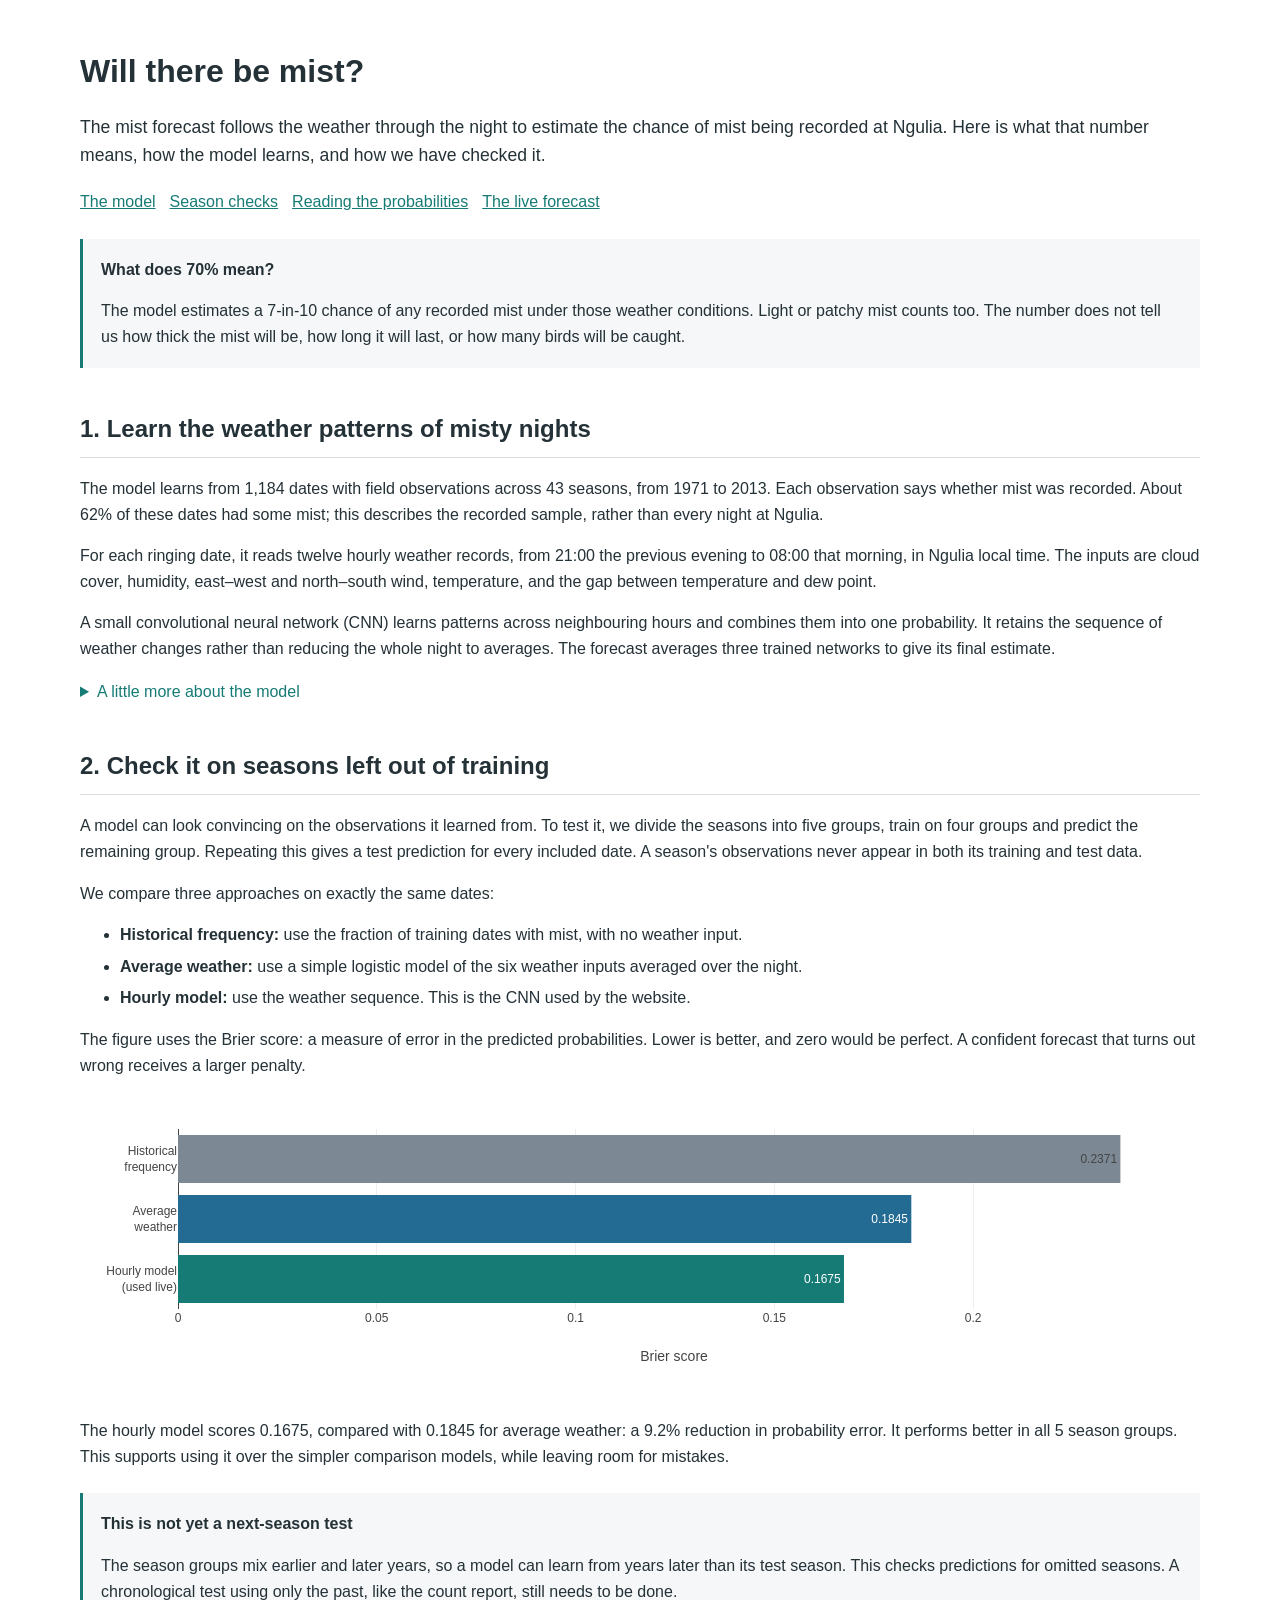
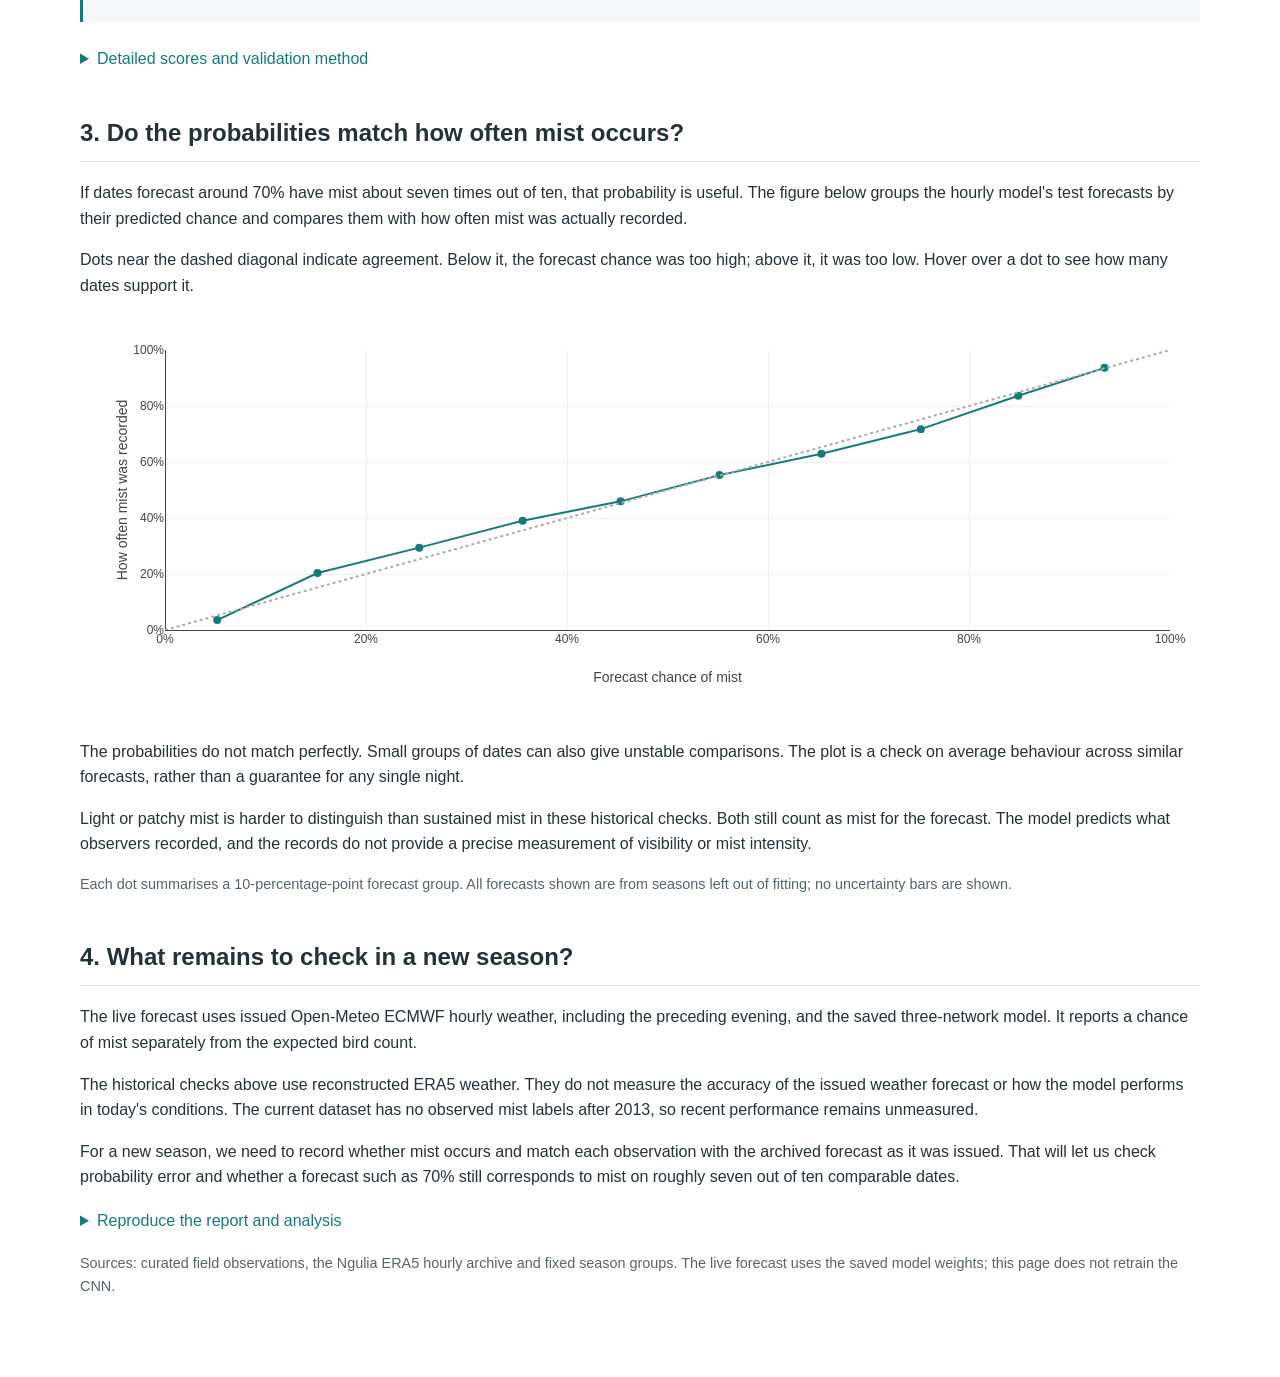
<file: mist/reports/model.html>
<!DOCTYPE html>
<html lang="en">
<head>
<meta charset="utf-8"/>
<style>body{background-color:white;}</style>
<script src="mist_model_report_lib/htmlwidgets-1.6.4/htmlwidgets.js"></script>
<script src="mist_model_report_lib/plotly-binding-4.12.1/plotly.js"></script>
<script src="mist_model_report_lib/typedarray-0.1/typedarray.min.js"></script>
<script src="mist_model_report_lib/jquery-3.5.1/jquery.min.js"></script>
<link href="mist_model_report_lib/crosstalk-1.2.2/css/crosstalk.min.css" rel="stylesheet" />
<script src="mist_model_report_lib/crosstalk-1.2.2/js/crosstalk.min.js"></script>
<link href="mist_model_report_lib/plotly-htmlwidgets-css-2.25.2/plotly-htmlwidgets.css" rel="stylesheet" />
<script src="mist_model_report_lib/plotly-main-2.25.2/plotly-latest.min.js"></script>
  <meta charset="utf-8"/>
  <meta name="viewport" content="width=device-width, initial-scale=1"/>
  <title>Mist model | Ngulia</title>
  <style>body{margin:0;background:#fff;color:#243137;font:16px/1.6 Arial,Helvetica,sans-serif}main{max-width:1120px;margin:auto;padding:30px 24px 65px}h1{font-size:2rem;line-height:1.25}h2{margin:42px 0 18px;border-bottom:1px solid #ddd;padding-bottom:9px}h3{font-size:1.15rem;margin:26px 0 10px}nav{display:flex;flex-wrap:wrap;gap:14px;margin:20px 0}a{color:#167b75}li{margin:6px 0}.caption{color:#56636a;font-size:.9rem}.chart{display:block;width:100%;min-width:0;margin:0 0 24px;overflow:hidden}.html-widget{display:block;max-width:100%}.report-lead{font-size:1.1rem}.report-note{padding:18px;background:#f5f7f8;border-left:3px solid #167b75;margin:24px 0}.report-note p{margin-bottom:0}.table-wrap{overflow-x:auto}table{border-collapse:collapse;width:100%;font-size:.9rem}th,td{padding:9px;border-bottom:1px solid #ddd;text-align:left}pre{white-space:pre-wrap;overflow-wrap:anywhere;background:#f5f7f8;padding:16px;font-size:.85rem}details{margin:18px 0}summary{cursor:pointer;color:#167b75}@media(max-width:700px){main{padding:18px 12px}h1{font-size:1.6rem}}</style>
</head>
<html lang="en">
  <body>
    <main>
      <h1>Will there be mist?</h1>
      <p class="report-lead">The mist forecast follows the weather through the night to estimate the chance of mist being recorded at Ngulia. Here is what that number means, how the model learns, and how we have checked it.</p>
      <nav>
        <a href="#model">The model</a>
        <a href="#validation">Season checks</a>
        <a href="#probabilities">Reading the probabilities</a>
        <a href="#forecast">The live forecast</a>
      </nav>
      <div class="report-note">
        <strong>What does 70% mean?</strong>
        <p>The model estimates a 7-in-10 chance of any recorded mist under those weather conditions. Light or patchy mist counts too. The number does not tell us how thick the mist will be, how long it will last, or how many birds will be caught.</p>
      </div>
      <h2 id="model">1. Learn the weather patterns of misty nights</h2>
      <p>The model learns from 1,184 dates with field observations across 43 seasons, from 1971 to 2013. Each observation says whether mist was recorded. About 62% of these dates had some mist; this describes the recorded sample, rather than every night at Ngulia.</p>
      <p>For each ringing date, it reads twelve hourly weather records, from 21:00 the previous evening to 08:00 that morning, in Ngulia local time. The inputs are cloud cover, humidity, east–west and north–south wind, temperature, and the gap between temperature and dew point.</p>
      <p>A small convolutional neural network (CNN) learns patterns across neighbouring hours and combines them into one probability. It retains the sequence of weather changes rather than reducing the whole night to averages. The forecast averages three trained networks to give its final estimate.</p>
      <details>
        <summary>A little more about the model</summary>
        <p>The input has 12 hours and six weather channels. Dew-point depression is the temperature minus dew point, derived consistently from temperature and humidity. All inputs are standardised using training data.</p>
        <p>Each network has two short convolution layers and 449 fitted parameters. Training treats any recorded mist as present, including light, sustained and unspecified mist. Nights without an observation or with incomplete weather are excluded. Bird counts, bush layout and calendar or moon terms do not enter this model.</p>
        <p>The 21:00–08:00 window was retained because longer histories brought little benefit or performed worse. The full-data ensemble supplies the live forecast; the checks below use separate predictions for seasons left out of training.</p>
        <p>
          <a href="../selection_notes.md">Model selection record</a>
          <span> · </span>
          <a href="../config.json">Training configuration</a>
        </p>
      </details>
      <h2 id="validation">2. Check it on seasons left out of training</h2>
      <p>A model can look convincing on the observations it learned from. To test it, we divide the seasons into five groups, train on four groups and predict the remaining group. Repeating this gives a test prediction for every included date. A season's observations never appear in both its training and test data.</p>
      <p>We compare three approaches on exactly the same dates:</p>
      <ul>
        <li>
          <strong>Historical frequency:</strong>
           use the fraction of training dates with mist, with no weather input.
        </li>
        <li>
          <strong>Average weather:</strong>
           use a simple logistic model of the six weather inputs averaged over the night.
        </li>
        <li>
          <strong>Hourly model:</strong>
           use the weather sequence. This is the CNN used by the website.
        </li>
      </ul>
      <p>The figure uses the Brier score: a measure of error in the predicted probabilities. Lower is better, and zero would be perfect. A confident forecast that turns out wrong receives a larger penalty.</p>
      <div class="chart">
        <div id="htmlwidget-45e9e5d1b18b81244d0e" style="width:100%;height:300px;" class="plotly html-widget"></div>
        <script type="application/json" data-for="htmlwidget-45e9e5d1b18b81244d0e">{"x":{"visdat":{"112f35780c92a":["function () ","plotlyVisDat"]},"cur_data":"112f35780c92a","attrs":{"112f35780c92a":{"x":{},"y":{},"orientation":"h","marker":{"color":["#7c8995","#246b93","#167b75"]},"text":{},"textposition":"auto","hoverinfo":"x+y","alpha_stroke":1,"sizes":[10,100],"spans":[1,20],"type":"bar"}},"layout":{"margin":{"l":85,"r":30,"b":85,"t":35},"xaxis":{"domain":[0,1],"automargin":true,"title":"Brier score","rangemode":"tozero"},"yaxis":{"domain":[0,1],"automargin":true,"title":"","type":"category","categoryorder":"array","categoryarray":["Hourly model<br>(used live)","Average<br>weather","Historical<br>frequency"]},"showlegend":false,"hovermode":"closest","height":300},"source":"A","config":{"modeBarButtonsToAdd":["hoverclosest","hovercompare"],"showSendToCloud":false,"responsive":true,"displaylogo":false},"data":[{"x":[0.23705090776043111,0.18445908178070433,0.16752043063297706],"y":["Historical<br>frequency","Average<br>weather","Hourly model<br>(used live)"],"orientation":"h","marker":{"color":["#7c8995","#246b93","#167b75"],"line":{"color":"rgba(31,119,180,1)"}},"text":["0.2371","0.1845","0.1675"],"textposition":["auto","auto","auto"],"hoverinfo":["x+y","x+y","x+y"],"type":"bar","error_y":{"color":"rgba(31,119,180,1)"},"error_x":{"color":"rgba(31,119,180,1)"},"xaxis":"x","yaxis":"y","frame":null}],"highlight":{"on":"plotly_click","persistent":false,"dynamic":false,"selectize":false,"opacityDim":0.20000000000000001,"selected":{"opacity":1},"debounce":0},"shinyEvents":["plotly_hover","plotly_click","plotly_selected","plotly_relayout","plotly_brushed","plotly_brushing","plotly_clickannotation","plotly_doubleclick","plotly_deselect","plotly_afterplot","plotly_sunburstclick"],"base_url":"https://plot.ly"},"evals":[],"jsHooks":[]}</script>
      </div>
      <p>The hourly model scores 0.1675, compared with 0.1845 for average weather: a 9.2% reduction in probability error. It performs better in all 5 season groups. This supports using it over the simpler comparison models, while leaving room for mistakes.</p>
      <div class="report-note">
        <strong>This is not yet a next-season test</strong>
        <p>The season groups mix earlier and later years, so a model can learn from years later than its test season. This checks predictions for omitted seasons. A chronological test using only the past, like the count report, still needs to be done.</p>
      </div>
      <details>
        <summary>Detailed scores and validation method</summary>
        <div class="table-wrap">
          <table>
            <thead>
              <tr>
                <th>Approach</th>
                <th>Brier ↓</th>
                <th>Log loss ↓</th>
                <th>AUC ↑</th>
              </tr>
            </thead>
            <tbody>
              <tr>
                <td>Historical frequency</td>
                <td>0.2371</td>
                <td>0.6671</td>
                <td>0.4541</td>
              </tr>
              <tr>
                <td>Average weather</td>
                <td>0.1845</td>
                <td>0.5515</td>
                <td>0.7630</td>
              </tr>
              <tr>
                <td>Hourly model (used live)</td>
                <td>0.1675</td>
                <td>0.5045</td>
                <td>0.8103</td>
              </tr>
            </tbody>
          </table>
        </div>
        <p>Log loss is another measure of probability error, with a strong penalty for confident mistakes. AUC measures how well the model ranks mist dates above no-mist dates; 0.5 is chance ranking and 1 is perfect. AUC is not the percentage of forecasts that are correct.</p>
        <p>The hourly-minus-average-weather Brier difference is -0.0169, with a paired season-bootstrap 95% interval of [-0.0249, -0.0098]. This resamples whole seasons to retain dependence between dates. It describes uncertainty in these saved comparisons, not uncertainty from the earlier model search.</p>
        <p>The five season groups are fixed. Scaling, fitting and early stopping use training data only; test observations are excluded. Pooled scores give each date equal weight. The model was selected after exploratory comparisons on this historical record, so these scores are not an untouched final test.</p>
        <p>The hourly CNN also allows more flexible relationships than the average-weather model. Its improvement cannot be attributed to hour ordering alone.</p>
        <p>
          <a href="../intermediate-data/scores.csv">Download scores (CSV)</a>
        </p>
      </details>
      <h2 id="probabilities">3. Do the probabilities match how often mist occurs?</h2>
      <p>If dates forecast around 70% have mist about seven times out of ten, that probability is useful. The figure below groups the hourly model's test forecasts by their predicted chance and compares them with how often mist was actually recorded.</p>
      <p>Dots near the dashed diagonal indicate agreement. Below it, the forecast chance was too high; above it, it was too low. Hover over a dot to see how many dates support it.</p>
      <div class="chart">
        <div id="htmlwidget-c6563f74d4045a7064db" style="width:100%;height:400px;" class="plotly html-widget"></div>
        <script type="application/json" data-for="htmlwidget-c6563f74d4045a7064db">{"x":{"visdat":{"112f348171147":["function () ","plotlyVisDat"]},"cur_data":"112f348171147","attrs":{"112f348171147":{"x":{},"y":{},"mode":"lines+markers","line":{"color":"#167b75"},"marker":{"color":"#167b75","size":8},"text":{},"hoverinfo":"text","alpha_stroke":1,"sizes":[10,100],"spans":[1,20],"type":"scatter"}},"layout":{"margin":{"l":85,"r":30,"b":85,"t":35},"xaxis":{"domain":[0,1],"automargin":true,"title":"Forecast chance of mist","range":[0,1],"tickformat":".0%"},"yaxis":{"domain":[0,1],"automargin":true,"title":"How often mist was recorded","range":[0,1],"tickformat":".0%"},"showlegend":false,"shapes":[{"type":"line","x0":0,"x1":1,"y0":0,"y1":1,"line":{"color":"#aaa","dash":"dot"}}],"hovermode":"closest","height":400},"source":"A","config":{"modeBarButtonsToAdd":["hoverclosest","hovercompare"],"showSendToCloud":false,"responsive":true,"displaylogo":false},"data":[{"x":[0.051893922940807365,0.15176502564700983,0.25301565463636438,0.35581666485565466,0.45326882238323624,0.55172516500696223,0.6531955935336925,0.75207287623830466,0.84904467742252709,0.93485955675696109],"y":[0.035294117647058809,0.20338983050847462,0.29411764705882348,0.39024390243902446,0.45945945945945943,0.55319148936170204,0.62962962962962954,0.71739130434782605,0.83650190114068446,0.93630573248407645],"mode":"lines+markers","line":{"color":"#167b75"},"marker":{"color":"#167b75","size":8,"line":{"color":"rgba(31,119,180,1)"}},"text":["85 test dates<br>Average forecast: 5%<br>Mist recorded: 4%","59 test dates<br>Average forecast: 15%<br>Mist recorded: 20%","51 test dates<br>Average forecast: 25%<br>Mist recorded: 29%","82 test dates<br>Average forecast: 36%<br>Mist recorded: 39%","74 test dates<br>Average forecast: 45%<br>Mist recorded: 46%","94 test dates<br>Average forecast: 55%<br>Mist recorded: 55%","135 test dates<br>Average forecast: 65%<br>Mist recorded: 63%","184 test dates<br>Average forecast: 75%<br>Mist recorded: 72%","263 test dates<br>Average forecast: 85%<br>Mist recorded: 84%","157 test dates<br>Average forecast: 93%<br>Mist recorded: 94%"],"hoverinfo":["text","text","text","text","text","text","text","text","text","text"],"type":"scatter","error_y":{"color":"rgba(31,119,180,1)"},"error_x":{"color":"rgba(31,119,180,1)"},"xaxis":"x","yaxis":"y","frame":null}],"highlight":{"on":"plotly_click","persistent":false,"dynamic":false,"selectize":false,"opacityDim":0.20000000000000001,"selected":{"opacity":1},"debounce":0},"shinyEvents":["plotly_hover","plotly_click","plotly_selected","plotly_relayout","plotly_brushed","plotly_brushing","plotly_clickannotation","plotly_doubleclick","plotly_deselect","plotly_afterplot","plotly_sunburstclick"],"base_url":"https://plot.ly"},"evals":[],"jsHooks":[]}</script>
      </div>
      <p>The probabilities do not match perfectly. Small groups of dates can also give unstable comparisons. The plot is a check on average behaviour across similar forecasts, rather than a guarantee for any single night.</p>
      <p>Light or patchy mist is harder to distinguish than sustained mist in these historical checks. Both still count as mist for the forecast. The model predicts what observers recorded, and the records do not provide a precise measurement of visibility or mist intensity.</p>
      <p class="caption">Each dot summarises a 10-percentage-point forecast group. All forecasts shown are from seasons left out of fitting; no uncertainty bars are shown.</p>
      <h2 id="forecast">4. What remains to check in a new season?</h2>
      <p>The live forecast uses issued Open-Meteo ECMWF hourly weather, including the preceding evening, and the saved three-network model. It reports a chance of mist separately from the expected bird count.</p>
      <p>The historical checks above use reconstructed ERA5 weather. They do not measure the accuracy of the issued weather forecast or how the model performs in today's conditions. The current dataset has no observed mist labels after 2013, so recent performance remains unmeasured.</p>
      <p>For a new season, we need to record whether mist occurs and match each observation with the archived forecast as it was issued. That will let us check probability error and whether a forecast such as 70% still corresponds to mist on roughly seven out of ten comparable dates.</p>
      <details>
        <summary>Reproduce the report and analysis</summary>
        <p>To rebuild this page from saved results, run from the repository root:</p>
        <pre>Rscript mist/scripts/03_build_report.R
python3 scripts/publish_reports.py</pre>
        <p>To repeat data preparation, model training and validation, with the local ERA5 archive available:</p>
        <pre>python3 -m venv .venv-mist
.venv-mist/bin/python -m pip install -r mist/requirements.txt
MIST_PYTHON=.venv-mist/bin/python bash mist/scripts/run.sh</pre>
        <p>The saved configuration, season groups, inputs and run manifests retain the research audit. Model training and validation remain separate from the daily forecast refresh.</p>
        <p>
          <a href="../../README.md#mist-probability">Model and pipeline documentation</a>
        </p>
      </details>
      <p class="caption">Sources: curated field observations, the Ngulia ERA5 hourly archive and fixed season groups. The live forecast uses the saved model weights; this page does not retrain the CNN.</p>
    </main>
  </body>
</html>
</html>
</file>
<file: count/reports/lib/plotly-htmlwidgets-css-2.25.2/plotly-htmlwidgets.css>
/*
just here so that plotly works
correctly with ioslides.
see https://github.com/ropensci/plotly/issues/463
*/

slide:not(.current) .plotly.html-widget{
  display: none;
}
</file>
<file: mist/reports/mist_model_report_lib/plotly-htmlwidgets-css-2.25.2/plotly-htmlwidgets.css>
/*
just here so that plotly works
correctly with ioslides.
see https://github.com/ropensci/plotly/issues/463
*/

slide:not(.current) .plotly.html-widget{
  display: none;
}
</file>
<file: count/reports/lib/crosstalk-1.2.2/css/crosstalk.min.css>
.container-fluid.crosstalk-bscols{margin-left:-30px;margin-right:-30px;white-space:normal}body>.container-fluid.crosstalk-bscols{margin-left:auto;margin-right:auto}.crosstalk-input-checkboxgroup .crosstalk-options-group .crosstalk-options-column{display:inline-block;padding-right:12px;vertical-align:top}@media only screen and (max-width: 480px){.crosstalk-input-checkboxgroup .crosstalk-options-group .crosstalk-options-column{display:block;padding-right:inherit}}.crosstalk-input{margin-bottom:15px}.crosstalk-input .control-label{margin-bottom:0;vertical-align:middle}.crosstalk-input input[type="checkbox"]{margin:4px 0 0;margin-top:1px;line-height:normal}.crosstalk-input .checkbox{position:relative;display:block;margin-top:10px;margin-bottom:10px}.crosstalk-input .checkbox>label{padding-left:20px;margin-bottom:0;font-weight:400;cursor:pointer}.crosstalk-input .checkbox input[type="checkbox"],.crosstalk-input .checkbox-inline input[type="checkbox"]{position:absolute;margin-top:2px;margin-left:-20px}.crosstalk-input .checkbox+.checkbox{margin-top:-5px}.crosstalk-input .checkbox-inline{position:relative;display:inline-block;padding-left:20px;margin-bottom:0;font-weight:400;vertical-align:middle;cursor:pointer}.crosstalk-input .checkbox-inline+.checkbox-inline{margin-top:0;margin-left:10px}
</file>
<file: mist/reports/mist_model_report_lib/crosstalk-1.2.2/css/crosstalk.min.css>
.container-fluid.crosstalk-bscols{margin-left:-30px;margin-right:-30px;white-space:normal}body>.container-fluid.crosstalk-bscols{margin-left:auto;margin-right:auto}.crosstalk-input-checkboxgroup .crosstalk-options-group .crosstalk-options-column{display:inline-block;padding-right:12px;vertical-align:top}@media only screen and (max-width: 480px){.crosstalk-input-checkboxgroup .crosstalk-options-group .crosstalk-options-column{display:block;padding-right:inherit}}.crosstalk-input{margin-bottom:15px}.crosstalk-input .control-label{margin-bottom:0;vertical-align:middle}.crosstalk-input input[type="checkbox"]{margin:4px 0 0;margin-top:1px;line-height:normal}.crosstalk-input .checkbox{position:relative;display:block;margin-top:10px;margin-bottom:10px}.crosstalk-input .checkbox>label{padding-left:20px;margin-bottom:0;font-weight:400;cursor:pointer}.crosstalk-input .checkbox input[type="checkbox"],.crosstalk-input .checkbox-inline input[type="checkbox"]{position:absolute;margin-top:2px;margin-left:-20px}.crosstalk-input .checkbox+.checkbox{margin-top:-5px}.crosstalk-input .checkbox-inline{position:relative;display:inline-block;padding-left:20px;margin-bottom:0;font-weight:400;vertical-align:middle;cursor:pointer}.crosstalk-input .checkbox-inline+.checkbox-inline{margin-top:0;margin-left:10px}
</file>
